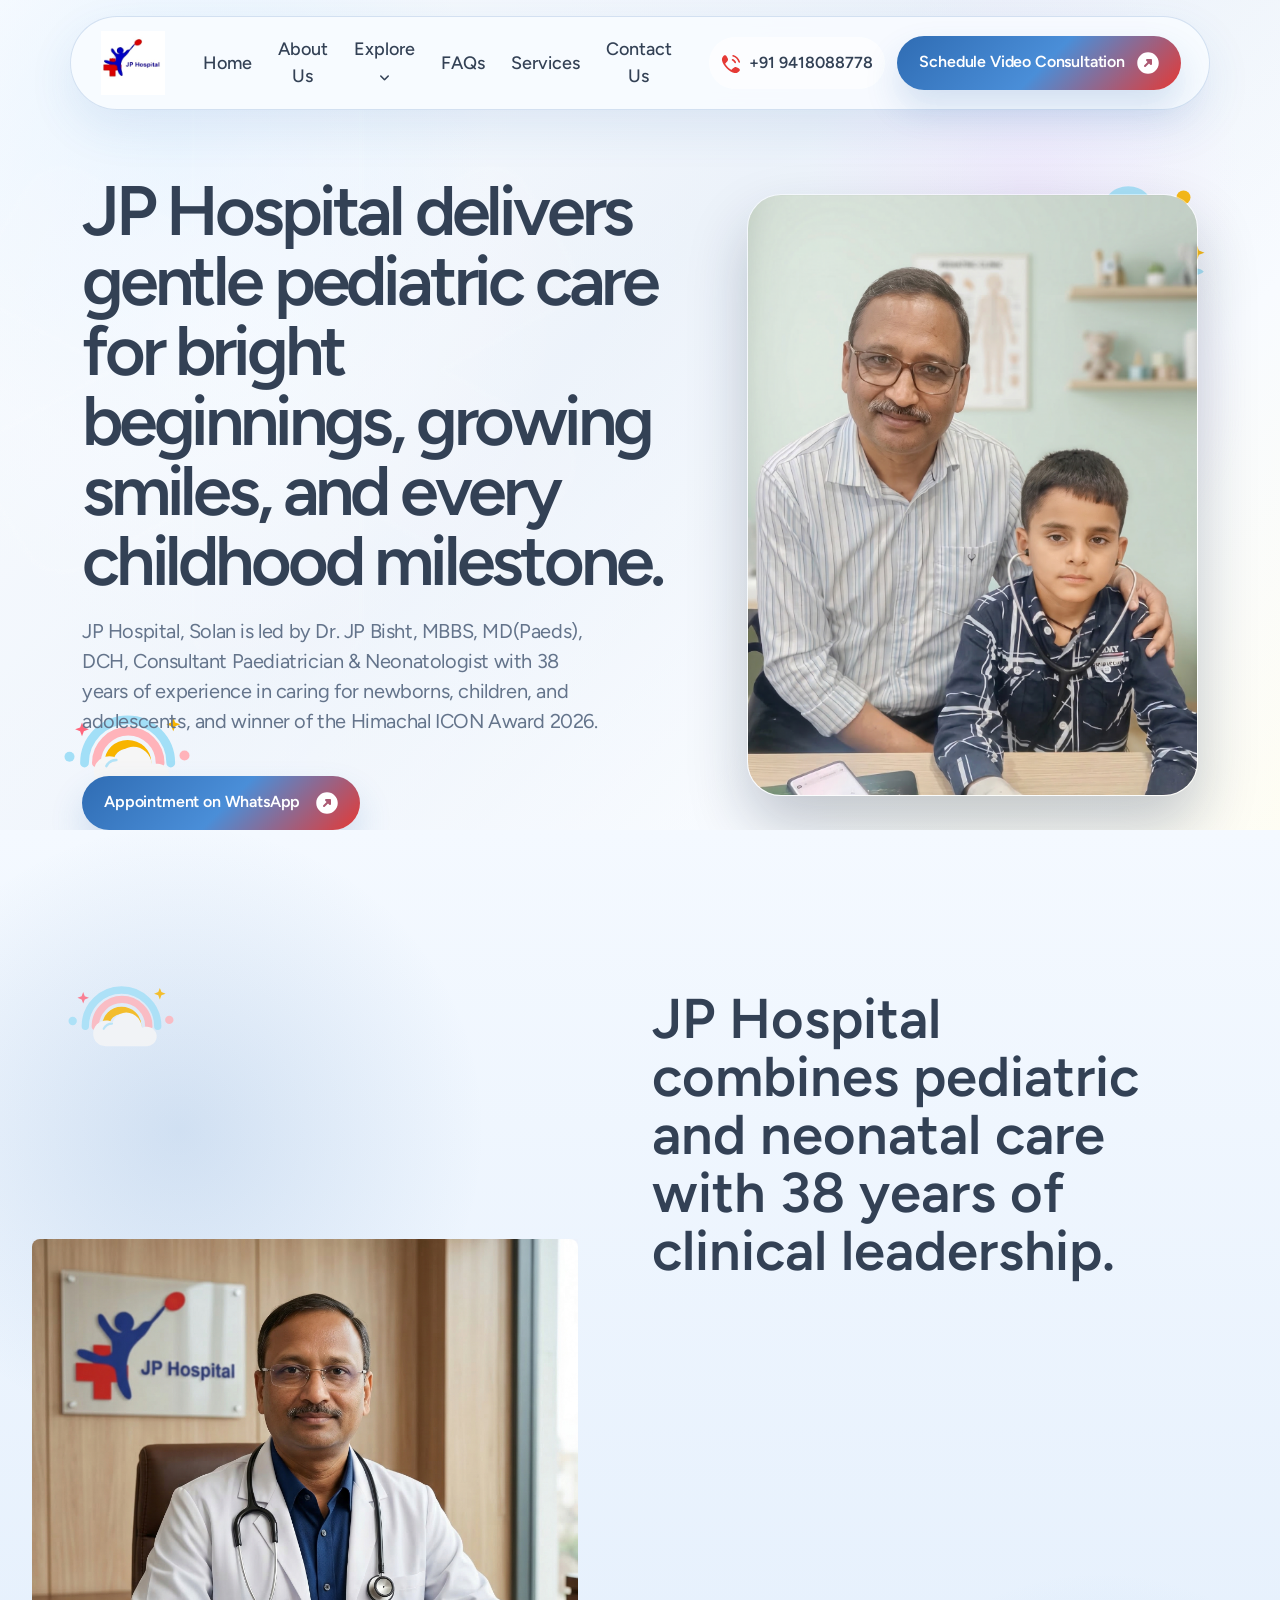
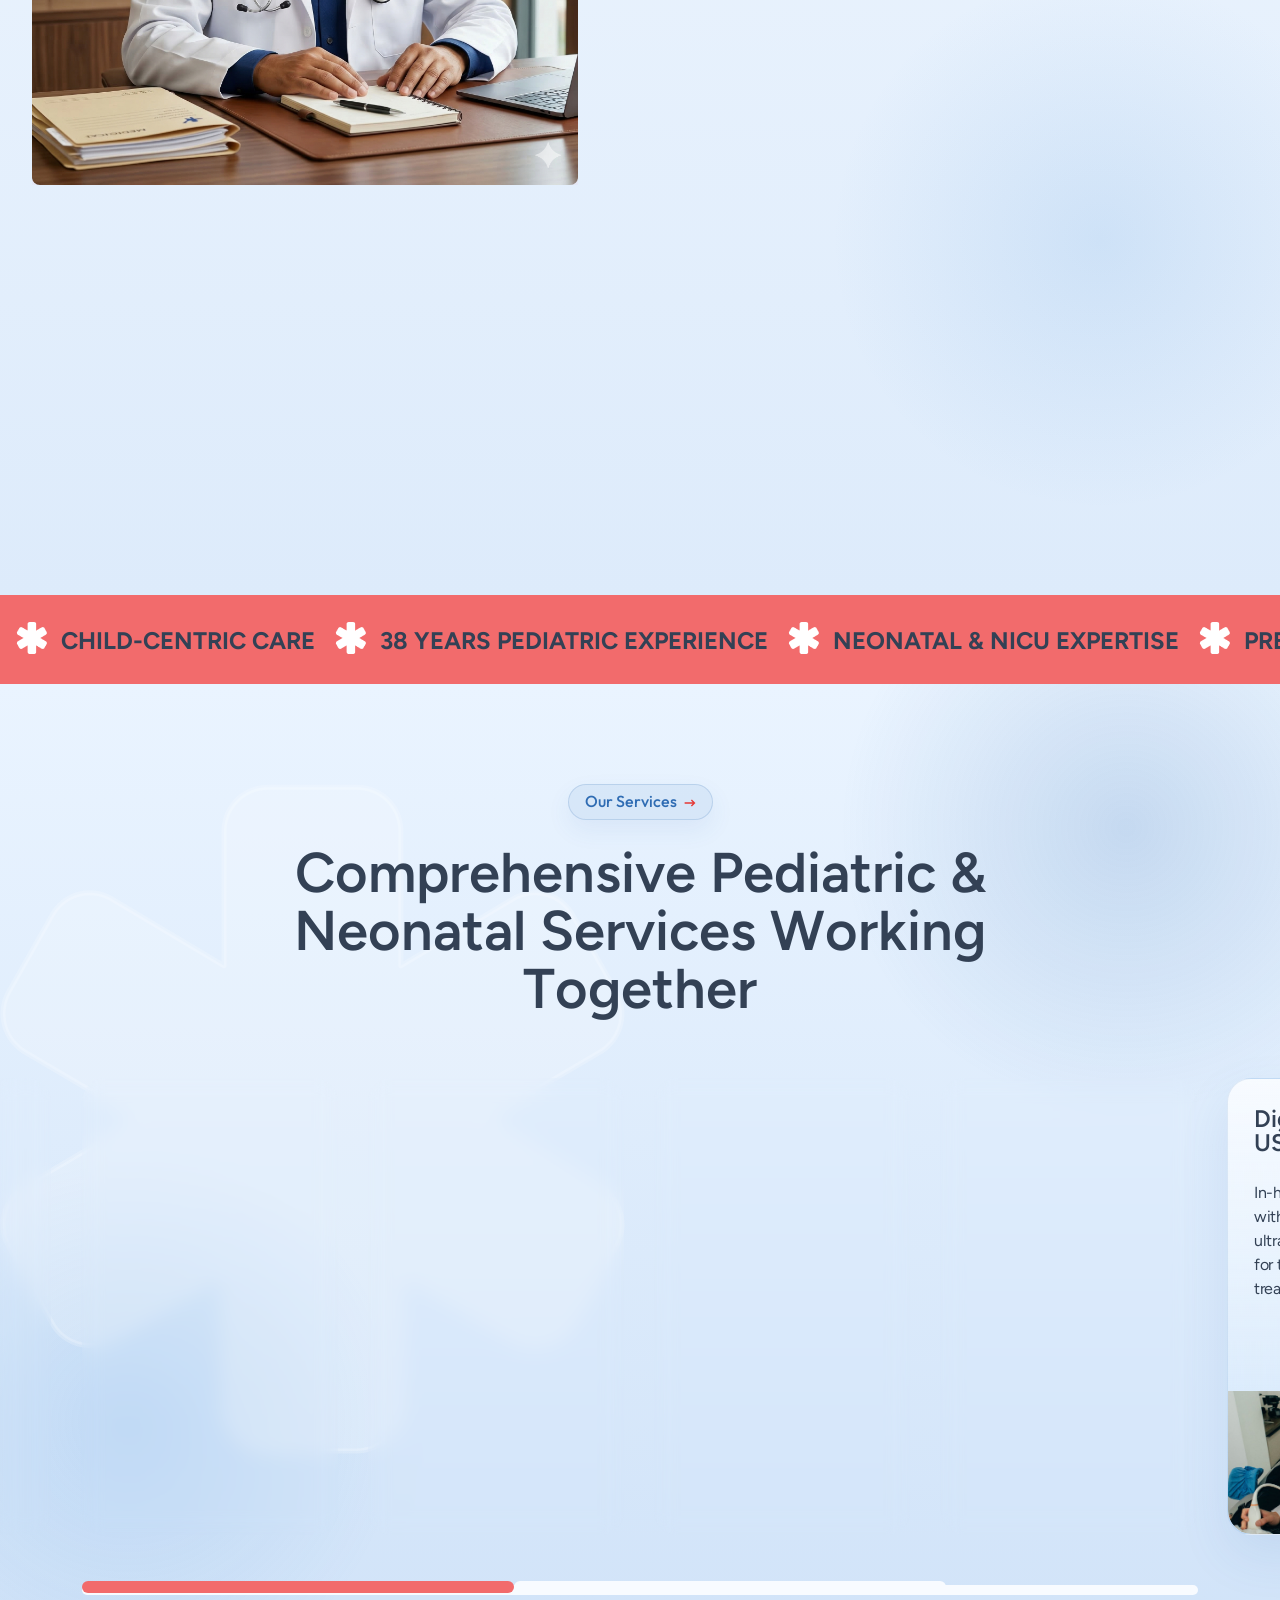
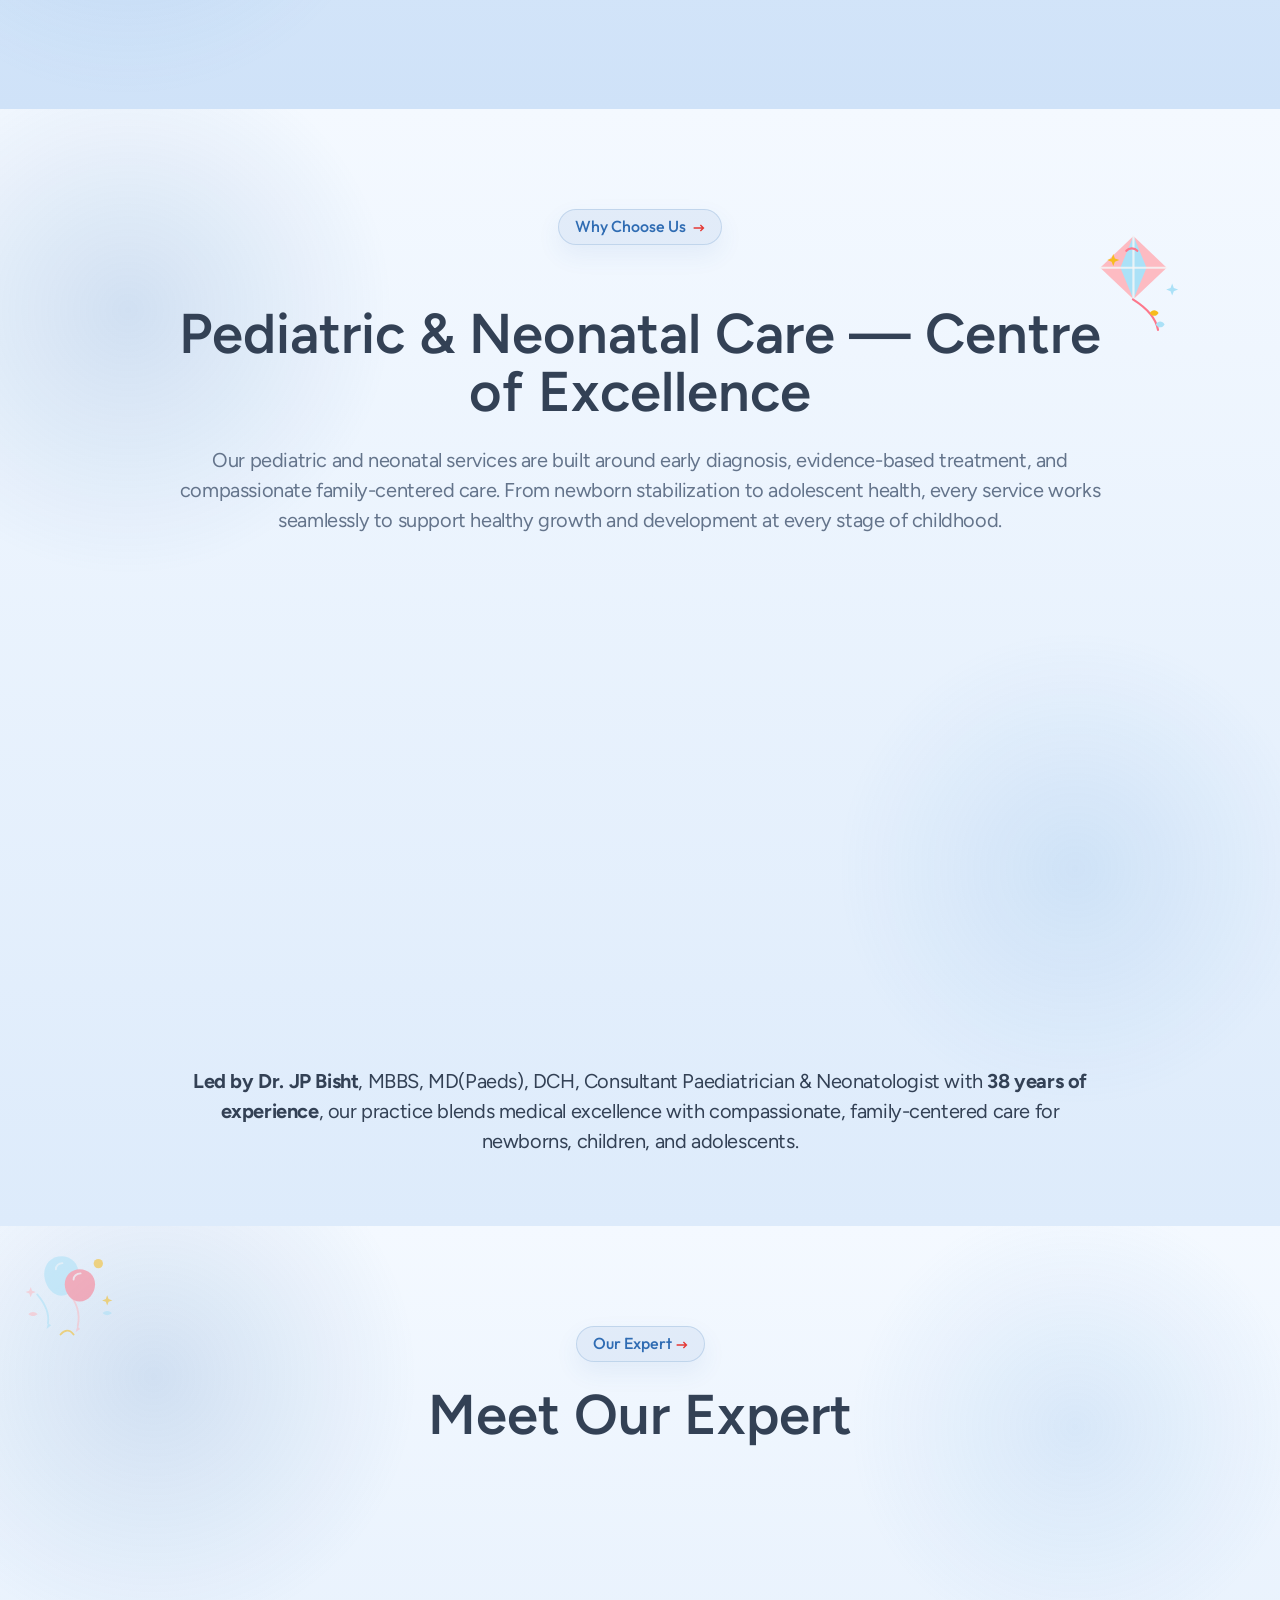
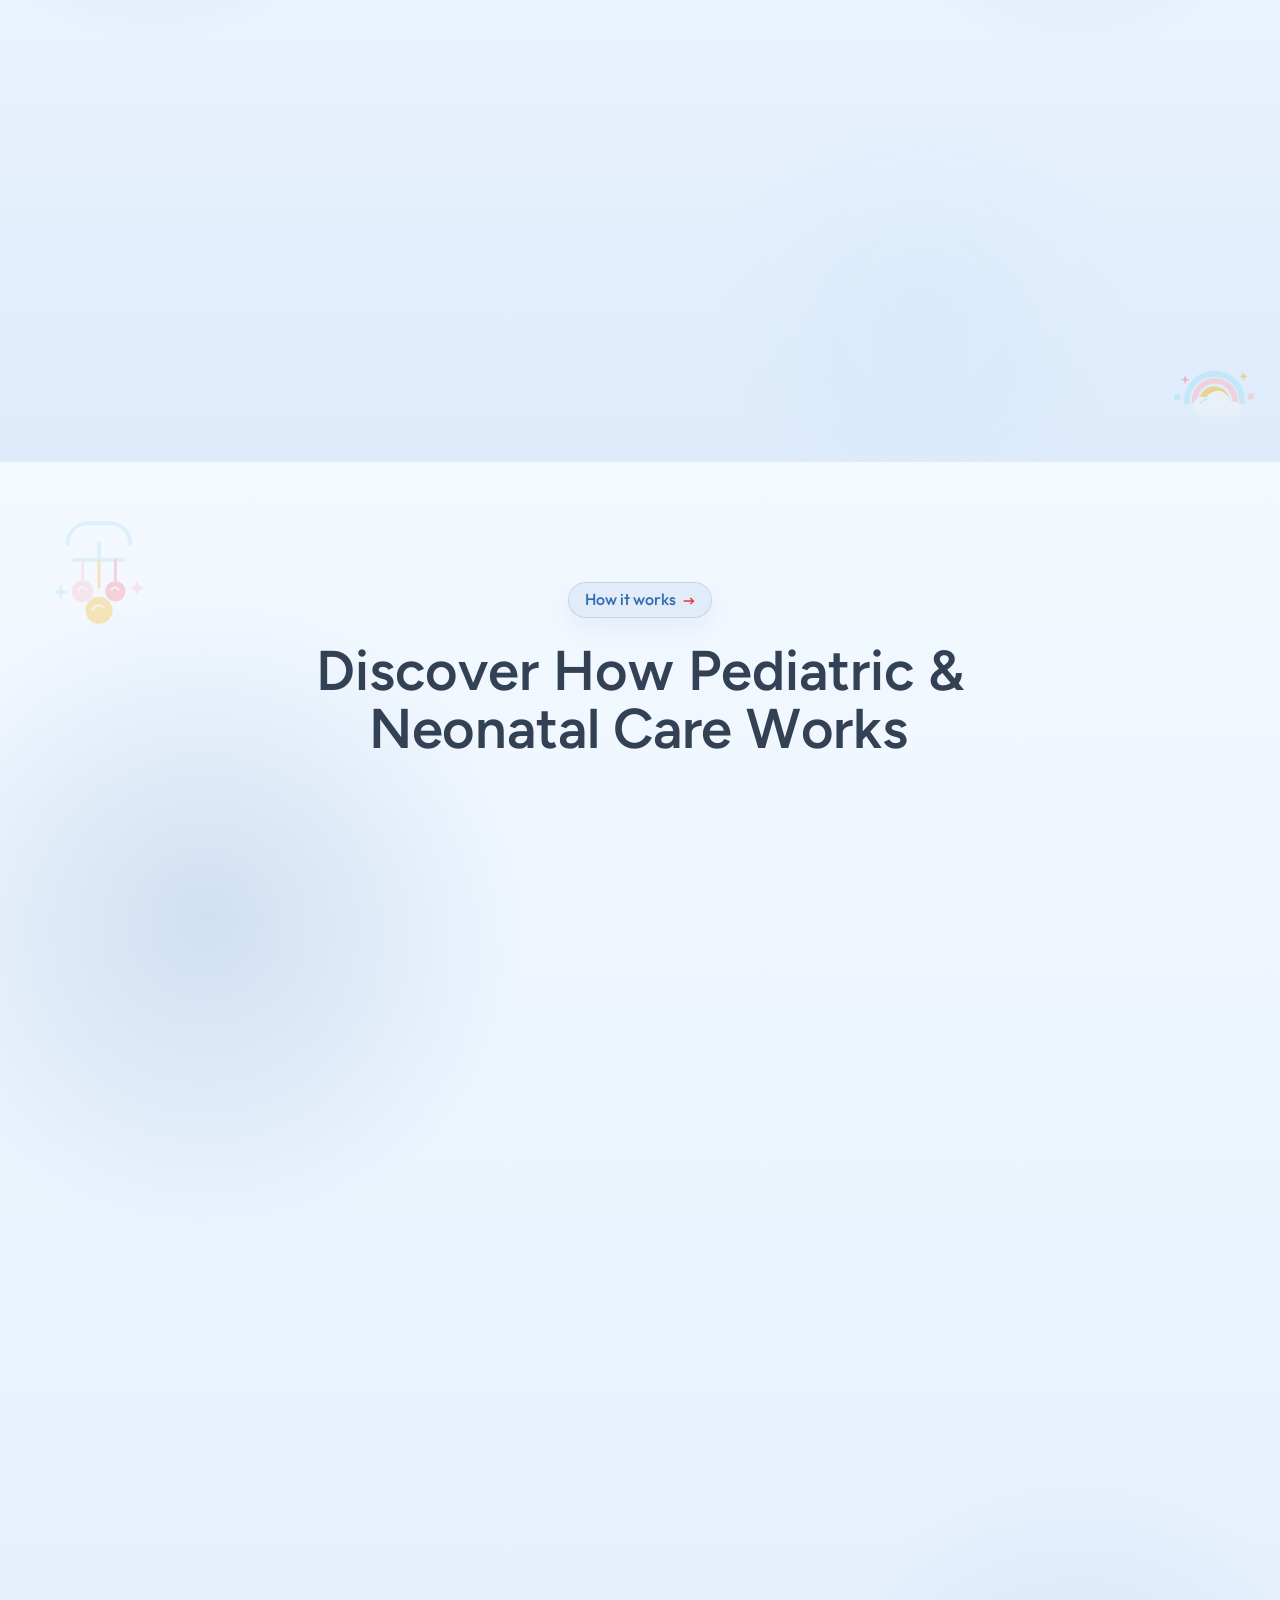
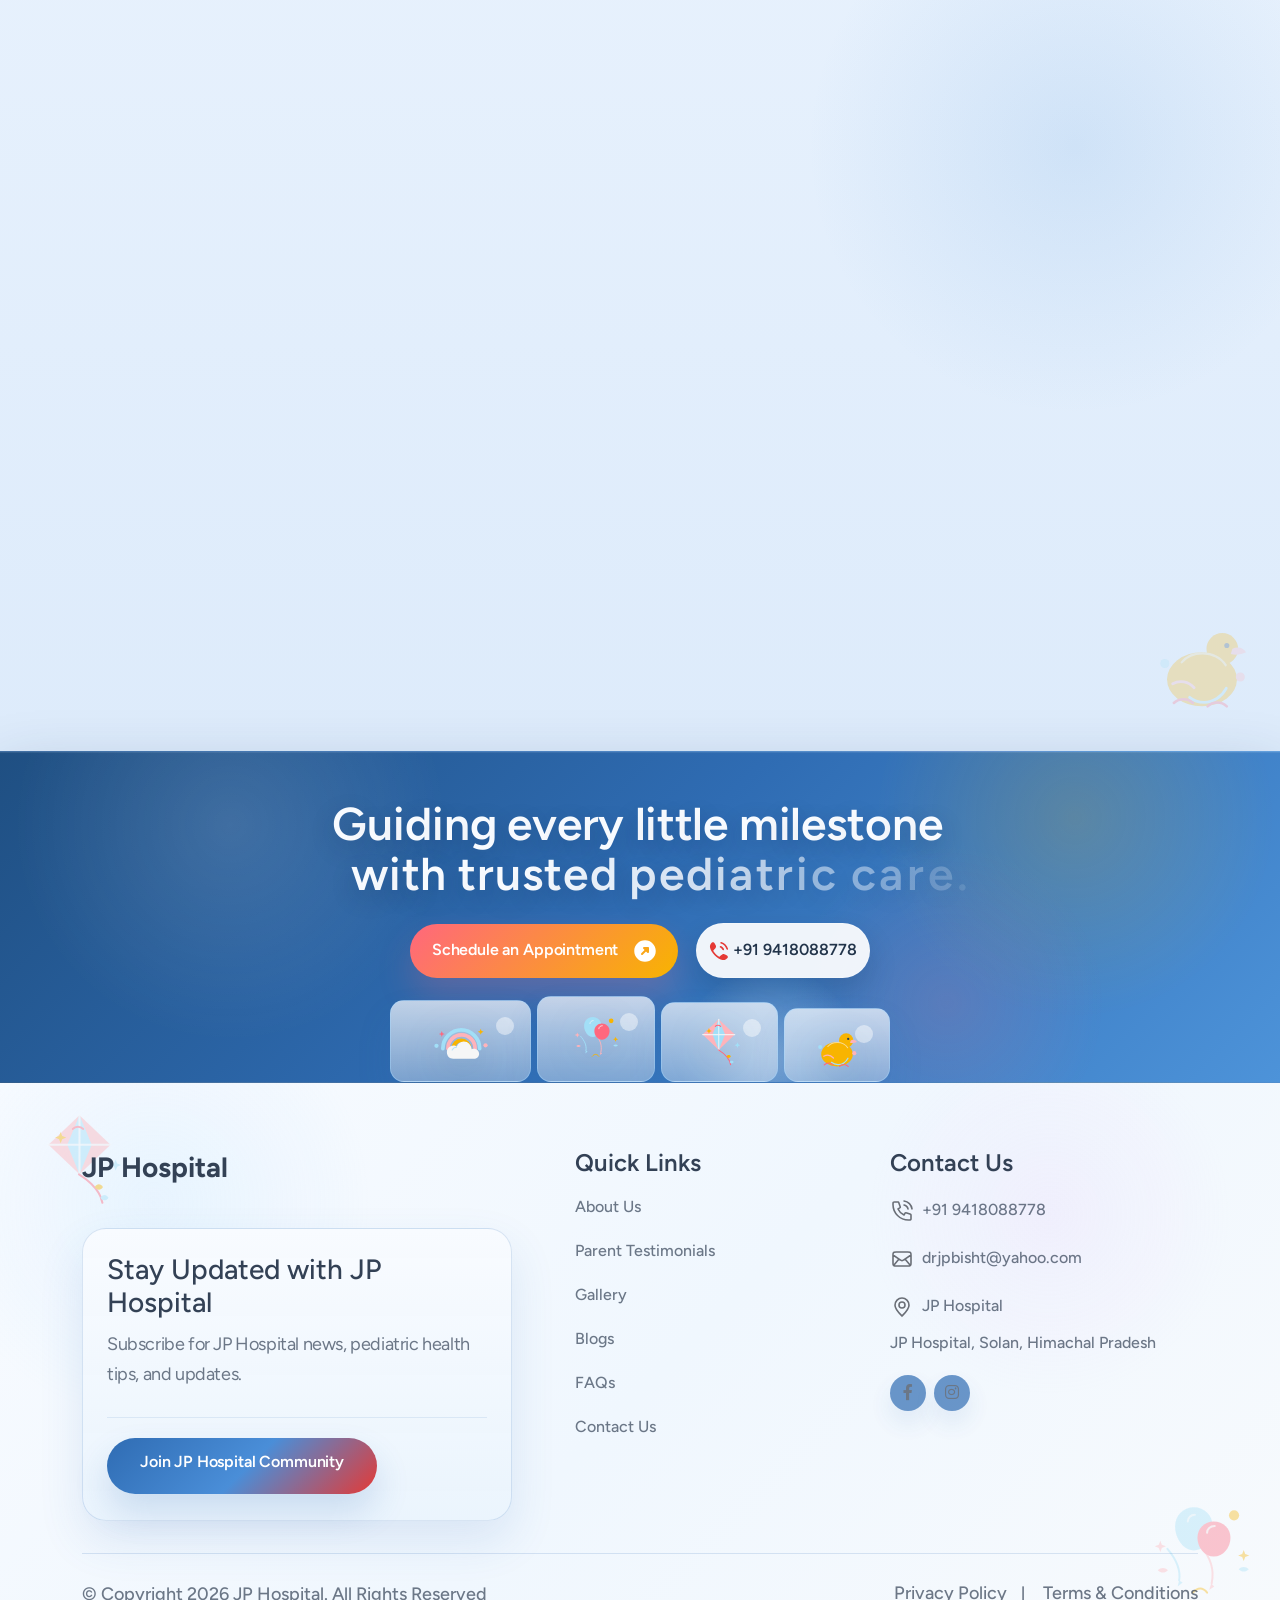
<file: index.html>
<!DOCTYPE html>
<html lang="en">
<head>
     <meta charset="UTF-8">
     <meta name="viewport" content="width=device-width, initial-scale=1.0">
     <title>JP Hospital</title>

     <!--=====FAB ICON=======-->
    <link rel="shortcut icon" href="assets/img/logo/442677277_466438559161188_4576483210212181879_n.jpg">

    <!--===== CSS LINK =======-->
    <link rel="stylesheet" href="assets/css/plugins/bootstrap.min.css">
    <link rel="stylesheet" href="assets/css/plugins/aos.css">
    <link rel="stylesheet" href="assets/css/plugins/fontawesome.css">
    <link rel="stylesheet" href="assets/css/plugins/magnific-popup.css">
    <link rel="stylesheet" href="assets/css/plugins/owlcarousel.min.css">
    <link rel="stylesheet" href="assets/css/plugins/sidebar.css">
    <link rel="stylesheet" href="assets/css/plugins/slick-slider.css">
    <link rel="stylesheet" href="assets/css/plugins/nice-select.css">
    <link rel="stylesheet" href="assets/css/plugins/swiper-bundle.css">
    <link rel="stylesheet" href="assets/css/main.css">

    <!--=====  JS SCRIPT LINK =======-->
    <script src="assets/js/plugins/jquery-3-7-1.min.js"></script>

</head>
<body>

<!--===== PRELOADER STARTS =======-->
<div class="cs_preloader">
  <div class="cs_preloader_in">
    <div class="cs_wave_first">
      <img 
        src="assets/img/logo/442677277_466438559161188_4576483210212181879_n.jpg"
        alt=""
        style="width:100px;height:100px;"
      >

      <p style="text-align:center;font-size:18px;color:#4a585f;margin-top:10px;">
        Loading
        <span style="animation:dot 1.4s infinite; animation-delay:0s;">.</span>
        <span style="animation:dot 1.4s infinite; animation-delay:0.2s;">.</span>
        <span style="animation:dot 1.4s infinite; animation-delay:0.4s;">.</span>
      </p>
    </div>
  </div>
</div>

<style>
@keyframes dot {
  0% { opacity: 0; }
  50% { opacity: 1; }
  100% { opacity: 0; }
}
</style>

<!--===== PRELOADER ENDS =======-->

<!--===== PROGRESS STARTS=======-->
<div class="paginacontainer">
     <div class="progress-wrap">
       <svg class="progress-circle svg-content" width="100%" height="100%" viewBox="-1 -1 102 102">
         <path d="M50,1 a49,49 0 0,1 0,98 a49,49 0 0,1 0,-98"/>
       </svg>
     </div>
   </div>
 <!--===== PROGRESS ENDS=======-->

<!--=====HEADER START=======-->
<header class="homepage4-body">
  <div id="vl-header-sticky" class="vl-header-area vl-transparent-header">
      <div class="container">
          <div class="row align-items-center row-bg1">
              <div class="col-lg-2 col-md-6 col-6">
                  <div class="vl-logo">
                      <a href="index.html"><img src="assets/img/logo/442677277_466438559161188_4576483210212181879_n.jpg" alt="JP Hospital"></a>
                  </div>
              </div>
              <div class="col-lg-5 d-none d-lg-block">
                  <div class="vl-main-menu text-center">
                         <nav class="vl-mobile-menu-active">
<ul>
    <li class="has-dropdown">
        <a href="index.html">Home <span class="arrow-size"></i></span></a>
       
    </li>
    <li class="has-dropdown">
        <a href="about.html">About Us <span class="arrow-size"></i></span></a>
    </li>
    <li class="has-dropdown">
      <a href="#">Explore <span class="arrow-size"><i class="fa-solid fa-angle-down d-lg-inline d-none"></i></span></a>
        <ul class="sub-menu">
            <li><a href="testimonial.html">Testimonials</a></li>
            <li><a href="Gallery.html">Gallery</a></li>
            <li><a href="blogs.html">Blogs</a></li>
        </ul>
    </li>
    <li class="has-dropdown">
        <a href="faq.html">FAQs <span class="arrow-size"></i></span></a>
    </li>
    <li class="has-dropdown">
        <a href="services.html">Services <span class="arrow-size"></i></span></a>
    </li>
    <li class="has-dropdown">
        <a href="contact.html">Contact Us <span class="arrow-size"></i></span></a>
    </li>
</ul>
                      </nav>
                  </div>
              </div>
              <div class="col-lg-5 col-md-6 col-6">
                <div class="vl-hero-btn d-none d-lg-block text-end">
                  <div class="btn-area1">
                    <a href="tel:+919418088778" class="phone"><svg xmlns="http://www.w3.org/2000/svg" width="20" height="20" viewBox="0 0 20 20" fill="none">
                        <g clip-path="url(#clip0_5825_4343)">
<path d="M4.32688 1.17598C4.79912 1.27359 5.1752 1.59087 5.40887 2.01006L6.15321 3.34544C6.42738 3.83727 6.65811 4.25117 6.80878 4.61098C6.96862 4.99266 7.06355 5.36904 7.02016 5.78518C6.97676 6.20131 6.80622 6.55001 6.57107 6.8905C6.3494 7.21148 6.03823 7.56888 5.66848 7.99356L4.57431 9.25038C4.37824 9.47563 4.2802 9.58821 4.27124 9.72896C4.26228 9.86971 4.34263 9.98996 4.50333 10.2304C5.87299 12.2796 7.71894 14.1262 9.76983 15.497C10.0103 15.6577 10.1305 15.738 10.2712 15.7291C10.412 15.7201 10.5247 15.6221 10.7498 15.426L12.0067 14.3318C12.4314 13.962 12.7888 13.6509 13.1098 13.4292C13.4502 13.194 13.799 13.0235 14.2151 12.9801C14.6312 12.9367 15.0077 13.0317 15.3893 13.1915C15.7491 13.3422 16.163 13.5729 16.6547 13.847L17.9902 14.5915C18.4094 14.8251 18.7267 15.2012 18.8243 15.6734C18.9229 16.1505 18.7775 16.6302 18.4562 17.0244C17.2904 18.4547 15.4227 19.3654 13.4633 18.9701C12.259 18.7272 11.0707 18.3225 9.63342 17.4982C6.74558 15.842 4.15636 13.2514 2.50212 10.367C1.67786 8.92963 1.2731 7.74134 1.03015 6.53696C0.634898 4.5776 1.54559 2.70987 2.9759 1.54412C3.37009 1.22284 3.84971 1.07736 4.32688 1.17598Z" fill="#F26B6C"/>
<path fill-rule="evenodd" clip-rule="evenodd" d="M11.3062 1.54C11.4337 1.0978 11.8957 0.842779 12.3379 0.970388C15.5607 1.90041 18.099 4.43862 19.0292 7.66132C19.1567 8.1035 18.9017 8.56545 18.4596 8.69304C18.0174 8.8207 17.5554 8.5657 17.4278 8.1235C16.6565 5.45101 14.5483 3.34295 11.8757 2.57171C11.4336 2.4441 11.1786 1.98219 11.3062 1.54ZM10.7947 5.47187C10.9747 5.04825 11.4639 4.85066 11.8876 5.03055C13.2723 5.6186 14.381 6.72725 14.969 8.11199C15.1489 8.53562 14.9513 9.02487 14.5277 9.20479C14.1041 9.38462 13.6148 9.18704 13.4349 8.76345C13.0157 7.77614 12.2234 6.9839 11.2361 6.56463C10.8125 6.38474 10.6149 5.8955 10.7947 5.47187Z" fill="#F26B6C"/>
                        </g>
                        <defs>
<clipPath id="clip0_5825_4343">
  <rect width="20" height="20" fill="white"/>
</clipPath>
                        </defs>
                      </svg> +91 9418088778</a>
                    <a href="https://drjpbisht.exlyapp.com/a8c4b282-6f3e-43cb-b506-ca9ee52e7de0" class="vl-btn4">Schedule Video Consultation<span><svg xmlns="http://www.w3.org/2000/svg" width="22" height="22" viewBox="0 0 22 22" fill="none">
                        <path fill-rule="evenodd" clip-rule="evenodd" d="M11 0.25C5.06294 0.25 0.25 5.06294 0.25 11C0.25 16.9371 5.06294 21.75 11 21.75C16.9371 21.75 21.75 16.9371 21.75 11C21.75 5.06294 16.9371 0.25 11 0.25ZM10 7C9.5955 7 9.2309 7.24364 9.0761 7.61732C8.92134 7.99099 9.0069 8.42111 9.2929 8.70711L10.5858 10L7.29289 13.2929C6.90237 13.6834 6.90237 14.3166 7.29289 14.7071C7.68342 15.0976 8.31658 15.0976 8.70711 14.7071L12 11.4142L13.2929 12.7071C13.5789 12.9931 14.009 13.0787 14.3827 12.9239C14.7564 12.7691 15 12.4045 15 12V8C15 7.44772 14.5523 7 14 7H10Z" fill="white"/>
                      </svg></span></a>
                </div>
                </div>
                <div class="vl-header-action-item d-block d-lg-none">
                  <button type="button" class="vl-offcanvas-toggle">
                    <i class="fa-solid fa-bars-staggered"></i>
                  </button>
               </div>
              </div>
          </div>
      </div>
  </div>
</header>
 <!--=====HEADER END =======-->

<!--===== MOBILE HEADER STARTS =======-->
<div class="homepage4-body">
  <div class="vl-offcanvas">
    <div class="vl-offcanvas-wrapper">
        <div class="vl-offcanvas-header d-flex justify-content-between align-items-center mb-90">
            <div class="vl-offcanvas-logo">
              <a href="index.html"><img src="assets/img/logo/442677277_466438559161188_4576483210212181879_n.jpg" alt="JP Hospital"></a>
            </div>
            <div class="vl-offcanvas-close">
               <button class="vl-offcanvas-close-toggle" type="button" aria-label="Close menu"><i class="fa-solid fa-xmark"></i></button>
            </div>
        </div>

        <div class="vl-offcanvas-menu d-lg-none mb-40">
            <nav></nav>
        </div>

        <div class="space20"></div>
        <div class="vl-offcanvas-info">
            <div class="space20"></div>
            <span><a href="mailto:drjpbisht@yahoo.com"> <i class="fa-regular fa-envelope"></i>drjpbisht@yahoo.com</a></span>
            <span><a href="tel:+919418088778"><i class="fa-solid fa-phone"></i>+91 9418088778</a></span>
            <span><a href="https://www.google.com/maps/place/JP+Hospital+Solan/@30.9065845,77.103454,17z/data=!3m1!4b1!4m12!1m5!3m4!2zMzDCsDU0JzIzLjciTiA3N8KwMDYnMzAuMCJF!8m2!3d30.90658!4d77.1083249!3m5!1s0x390f8149589b6593:0x71f9a4d795927ba!8m2!3d30.90658!4d77.1083249!16s%2Fg%2F1q63ck9x6?hl=en-US&entry=ttu&g_ep=EgoyMDI2MDMxOC4xIKXMDSoASAFQAw%3D%3D"><i class="fa-solid fa-location-dot"></i> 
              JP Hospital
              <br>
              JP Hospital, Solan, Himachal Pradesh
            </a></span>
        </div>
        <div class="space20"></div>
        <div class="vl-offcanvas-social">
            <h3 class="vl-offcanvas-sm-title">Follow Us</h3>
            <div class="space20"></div>
            <a href="https://www.facebook.com/jphospitalsolan/"><i class="fab fa-facebook-f"></i></a>
            <a href="https://www.instagram.com/jp_hospital_solan/"><i class="fab fa-instagram"></i></a>
         </div>
    </div>
</div>
<div class="vl-offcanvas-overlay"></div>
</div>
<!--===== MOBILE HEADER ENDS =======-->

<!--===== HERO AREA STARTS =======-->
<div class="hero4-section-area" style="background-image: linear-gradient(90deg, rgba(14, 45, 74, 0.88) 0%, rgba(14, 45, 74, 0.58) 48%, rgba(14, 45, 74, 0.24) 100%), url(assets/img/refresh/bg/hero-family-consultation.jpg); background-position: center; background-repeat: no-repeat; background-size: cover;">
    <div class="container">
        <div class="row align-items-center">
            <div class="col-lg-7">
                <div class="hero-header heading4">
                    <img src="assets/img/elements/elements12.png" alt="" class="elements12 keyframe5">
                    <div class="space16"></div>
                    <h1 class="text-anime-style-3" style="max-width: 200%; padding-right: 5%;">
                        JP Hospital delivers gentle pediatric care for bright beginnings, growing smiles, and every childhood milestone.
                    </h1>
                    <div class="space20"></div>
                    <p data-aos="fade-left" data-aos-duration="900" style="max-width: 85%;">
                        JP Hospital, Solan is led by Dr. JP Bisht, MBBS, MD(Paeds), DCH, Consultant
                        Paediatrician & Neonatologist with 38 years of experience in caring for newborns,
                        children, and adolescents, and winner of the Himachal ICON Award 2026.
                    </p>
                    <div class="space40"></div>
                    <div class="btn-area1"
                      data-aos="fade-left"
                      data-aos-duration="1000"
                      style="display:flex; gap:20px; flex-wrap:wrap;">

                    <a href="https://api.whatsapp.com/send/?phone=%2B919418088778&text=Hello%21+I+would+like+to+book+an+appointment.&type=phone_number&app_absent=0"
                        target="_blank"
                        rel="noopener"
                        class="vl-btn4">
                        Appointment on WhatsApp
                        <span>
                          <svg xmlns="http://www.w3.org/2000/svg" width="22" height="22" viewBox="0 0 22 22" fill="none">
                            <path fill-rule="evenodd" clip-rule="evenodd"
                              d="M11 0.25C5.06294 0.25 0.25 5.06294 0.25 11C0.25 16.9371 5.06294 21.75 11 21.75C16.9371 21.75 21.75 16.9371 21.75 11C21.75 5.06294 16.9371 0.25 11 0.25ZM10 7C9.5955 7 9.2309 7.24364 9.0761 7.61732C8.92134 7.99099 9.0069 8.42111 9.2929 8.70711L10.5858 10L7.29289 13.2929C6.90237 13.6834 6.90237 14.3166 7.29289 14.7071C7.68342 15.0976 8.31658 15.0976 8.70711 14.7071L12 11.4142L13.2929 12.7071C13.5789 12.9931 14.009 13.0787 14.3827 12.9239C14.7564 12.7691 15 12.4045 15 12V8C15 7.44772 14.5523 7 14 7H10Z"
                              fill="white"/>
                          </svg>
                        </span>
                    </a>

                  </div>
                </div>
            </div>
            <div class="col-lg-5">
                <div class="hero4-images-area hero-single-visual" data-aos="fade-up" data-aos-duration="1000">
                    <div class="hero-single-frame">
                        <img src="assets/img/all-images/works/Screenshot 2026-03-20 at 5.42.52 AM.png" alt="JP Hospital pediatric consultation">
                    </div>
                </div>
            </div>
        </div>
    </div>
</div>
<!--===== HERO AREA ENDS =======-->

<!--===== ABOUT AREA STARTS =======-->
<div class="about4-section-area sp1">
  <div class="container">
    <div class="row align-items-center">
      <div class="col-lg-6">
        <div class="about-images-area">
          <div class="img1 image-anime reveal">
            <img src="assets/img/all-images/team/Gemini_Generated_Image_ppekxfppekxfppek.png" alt="Dr. JP Bisht">
          </div>
          <div class="img2">
            <img src="assets/img/elements/elements18.png" alt="" class="elements18 keyframe5">
          </div>
        </div>
      </div>

      <div class="col-lg-6">
        <div class="about4-heading heading4">
          <h5 class="vl-section-subtitle" data-aos="fade-left" data-aos-duration="800">
            About JP Hospital
            <svg xmlns="http://www.w3.org/2000/svg" width="13" height="8" viewBox="0 0 13 8" fill="none">
              <path d="M0.667969 4.00033H11.049M8.00137 7.33366L11.3346 4.00033L8.0013 0.666992"
                    stroke="#F26B6C" stroke-width="1.5"/>
            </svg>
          </h5>

          <div class="space24"></div>

          <h2 class="vl-section-title text-anime-style-3">
            JP Hospital combines pediatric and neonatal care with 38 years of clinical leadership.
          </h2>

          <div class="space24"></div>

<p data-aos="fade-left" data-aos-duration="900">
  JP Hospital, Solan is a pediatric and neonatal care center led by Dr. JP Bisht,
  MBBS, MD(Paeds), DCH, Consultant Paediatrician & Neonatologist with 38 years of
  experience. He is the winner of the Himachal ICON Award 2026 and has served as
  Senior Consultant Paediatrician & Neonatologist in HP Health Services for 23 years
  and at JP Hospital for the last 15 years.
  <br><br>
  The hospital provides care for newborns, children, and adolescents with a
  compassionate, family-centered approach supported by NICU Level 2, PICU, HDU,
  Modular OT, OPD, EEG, USG, ECG, Digital X-Ray, Laboratory, Pharmacy, and
  vaccination services for children and adults.
</p>


          <div class="row">
            <div class="col-lg-6">
              <div class="counter-boxarea" data-aos="fade-left" data-aos-duration="1000">
                <h2><span class="counter">38</span>+</h2>
                <div class="space16"></div>
                <p>Years of clinical experience</p>
              </div>
            </div>

            <div class="col-lg-6">
              <div class="counter-boxarea" data-aos="fade-left" data-aos-duration="1100">
                <h2><span class="counter">23</span></h2>
                <div class="space16"></div>
                <p>Years in HP Health Services</p>
              </div>
            </div>

            <div class="col-lg-6">
              <div class="counter-boxarea" data-aos="fade-left" data-aos-duration="1200">
                <h2><span class="counter">15</span></h2>
                <div class="space16"></div>
                <p>Years at JP Hospital Solan</p>
              </div>
            </div>

            <div class="col-lg-6">
              <div class="counter-boxarea" data-aos="fade-left" data-aos-duration="1000">
                <h2><span class="counter">2026</span></h2>
                <div class="space16"></div>
                <p>Himachal ICON Award winner</p>
              </div>
            </div>
          </div>

        </div>
      </div>
    </div>
  </div>
</div>
<!--===== ABOUT AREA ENDS =======-->
<div class="slider4-section-area">
  <div class="marquee-wrap">
    <div class="marquee-text">

      <div class="brand-single-box">
        <h3><img src="assets/img/elements/elements1.png" alt=""> Child-Centric Care</h3>
      </div>

      <div class="brand-single-box">
        <h3><img src="assets/img/elements/elements1.png" alt=""> 38 Years Pediatric Experience</h3>
      </div>

      <div class="brand-single-box">
        <h3><img src="assets/img/elements/elements1.png" alt=""> Neonatal & NICU Expertise</h3>
      </div>

      <div class="brand-single-box">
        <h3><img src="assets/img/elements/elements1.png" alt=""> Preventive Pediatrics</h3>
      </div>

      <div class="brand-single-box">
        <h3><img src="assets/img/elements/elements1.png" alt=""> Family-Centered Approach</h3>
      </div>

      <div class="brand-single-box">
        <h3><img src="assets/img/elements/elements1.png" alt=""> Child-Centric Care</h3>
      </div>

      <div class="brand-single-box">
        <h3><img src="assets/img/elements/elements1.png" alt=""> Trusted by Parents</h3>
      </div>

      <div class="brand-single-box">
        <h3><img src="assets/img/elements/elements1.png" alt=""> Developmental Pediatrics</h3>
      </div>

      <div class="brand-single-box">
        <h3><img src="assets/img/elements/elements1.png" alt=""> Preventive Pediatrics</h3>
      </div>

      <div class="brand-single-box">
        <h3><img src="assets/img/elements/elements1.png" alt=""> Compassionate Care</h3>
      </div>

      <div class="brand-single-box">
        <h3><img src="assets/img/elements/elements1.png" alt=""> Child-Centric Care</h3>
      </div>

      <div class="brand-single-box">
        <h3><img src="assets/img/elements/elements1.png" alt=""> Neonatal Stabilization</h3>
      </div>

      <div class="brand-single-box">
        <h3><img src="assets/img/elements/elements1.png" alt=""> Evidence-Based Treatment</h3>
      </div>

      <div class="brand-single-box">
        <h3><img src="assets/img/elements/elements1.png" alt=""> Preventive Pediatrics</h3>
      </div>

      <div class="brand-single-box">
        <h3><img src="assets/img/elements/elements1.png" alt=""> Parent Education & Guidance</h3>
      </div>

    </div>
  </div>
</div>
<!--===== SERVICE AREA STARTS =======-->
<div class="service4-section-area sp1">
  <img src="assets/img/elements/elements12.png" alt="" class="elements12 keyframe5">
  <div class="container">
    <div class="row">
      <div class="col-lg-8 m-auto">
        <div class="heading4 text-center space-margin60">
          <h5 class="vl-section-subtitle">
            Our Services
            <svg xmlns="http://www.w3.org/2000/svg" width="13" height="8" viewBox="0 0 13 8" fill="none">
              <path d="M0.667969 4.00033H11.049M8.00137 7.33366L11.3346 4.00033L8.0013 0.666992"
                    stroke="#F26B6C" stroke-width="1.5"/>
            </svg>
          </h5>
          <div class="space24"></div>
          <h2 class="vl-section-title text-anime-style-3">
            Comprehensive Pediatric & Neonatal Services Working Together
          </h2>
        </div>
      </div>
    </div>

    <div class="row">
      <div class="col-lg-12">
        <div class="service4-slider-area owl-carousel">

          <div class="service4-boxarea">
            <div class="content-area">
              <a class="title">NICU Level 2</a>
              <div class="space16"></div>
              <p>
                Advanced care for premature and high-risk newborns including stabilization,
                monitoring, and respiratory support under expert neonatology supervision.
              </p>
              <div class="space24"></div>
            </div>
            <div class="img1 image-anime">
              <img src="assets/img/refresh/works/nicu-newborn-care.jpg" alt="">
            </div>
          </div>

          <div class="service4-boxarea">
            <div class="content-area">
              <a class="title">PICU</a>
              <div class="space16"></div>
              <p>
                Specialized intensive care for critically ill children with round-the-clock
                monitoring and multidisciplinary pediatric support.
              </p>
              <div class="space24"></div>
            </div>
            <div class="img1 image-anime">
              <img src="assets/img/refresh/works/picu-hospital-bed.jpg" alt="">
            </div>
          </div>

          <div class="service4-boxarea">
            <div class="content-area">
              <a class="title">HDU</a>
              <div class="space16"></div>
              <p>
                Comfortable, child-friendly inpatient facilities supported by trained pediatric
                nurses and family-centered care practices.
              </p>
              <div class="space24"></div>
            </div>
            <div class="img1 image-anime">
              <img src="assets/img/refresh/works/hdu-supportive-care.jpg" alt="">
            </div>
          </div>

          <div class="service4-boxarea">
            <div class="content-area">
              <a class="title">Pharmacy</a>
              <div class="space16"></div>
              <p>
                In-house pharmacy stocked with child-safe medications, neonatal formulations,
                vaccines, and emergency pediatric drugs.
              </p>
              <div class="space24"></div>
            </div>
            <div class="img1 image-anime">
              <img src="assets/img/refresh/works/pharmacy-medications.jpg" alt="">
            </div>
          </div>

          <div class="service4-boxarea">
            <div class="content-area">
              <a class="title">Laboratory</a>
              <div class="space16"></div>
              <p>
                Accurate and timely diagnostic services including neonatal screening,
                infection markers, metabolic tests, and routine pediatric investigations.
              </p>
              <div class="space24"></div>
            </div>
            <div class="img1 image-anime">
              <img src="assets/img/refresh/works/laboratory-samples.jpg" alt="">
            </div>
          </div>

          <div class="service4-boxarea">
            <div class="content-area">
              <a class="title">Digital X-Ray, USG, ECG & EEG</a>
              <div class="space16"></div>
              <p>
                In-house diagnostic support with digital X-Ray, ultrasound, ECG, and EEG
                for timely evaluation and treatment planning.
              </p>
              <div class="space24"></div>
            </div>
            <div class="img1 image-anime">
              <img src="assets/img/refresh/works/diagnostic-ultrasound.jpg" alt="">
            </div>
          </div>

          <div class="service4-boxarea">
            <div class="content-area">
              <a class="title">OPD</a>
              <div class="space16"></div>
              <p>
                Dedicated outpatient consultations for newborns, children, and adolescents,
                covering routine visits, follow-up care, and illness assessment.
              </p>
              <div class="space24"></div>
            </div>
            <div class="img1 image-anime">
              <img src="assets/img/refresh/works/opd-consultation.jpg" alt="">
            </div>
          </div>

          <div class="service4-boxarea">
            <div class="content-area">
              <a class="title">Vaccination for Children & Adults</a>
              <div class="space16"></div>
              <p>
                Vaccination services for children and adults following age-appropriate
                schedules, preventive care guidance, and follow-up support.
              </p>
              <div class="space24"></div>
            </div>
            <div class="img1 image-anime">
              <img src="assets/img/refresh/works/child-vaccination.jpg" alt="">
            </div>
          </div>

        </div>
      </div>
    </div>
  </div>
</div>
<!--===== SERVICE AREA ENDS =======-->

<!--===== SERVICE AREA STARTS =======-->
<div class="service-benefites-section-area sp2">
  <div class="container">

    <!-- Why Choose Us Heading -->
    <div class="row">
      <div class="col-lg-6 m-auto">
        <div class="heading4 text-center space-margin60">
          <h5 class="vl-section-subtitle">
            Why Choose Us
            <svg xmlns="http://www.w3.org/2000/svg" width="13" height="8" viewBox="0 0 13 8" fill="none">
              <path d="M0.667969 4.00033H11.049M8.00137 7.33366L11.3346 4.00033L8.0013 0.666992"
                stroke="#F26B6C" stroke-width="1.5" />
            </svg>
          </h5>
        </div>
      </div>
    </div>

    <!-- Centre of Excellence Intro -->
    <div class="row">
      <div class="col-lg-10 m-auto">
        <div class="heading4 text-center space-margin60">
          <h2 class="vl-section-title text-anime-style-3">
            Pediatric & Neonatal Care — Centre of Excellence
          </h2>
          <div class="space24"></div>
          <p>
            Our pediatric and neonatal services are built around early diagnosis,
            evidence-based treatment, and compassionate family-centered care.
            From newborn stabilization to adolescent health, every service works
            seamlessly to support healthy growth and development at every stage of childhood.
          </p>
        </div>
      </div>
    </div>

    <!-- Services -->
    <div class="row">
      <div class="col-lg-12">
        <div class="benefites-box">
          <div class="row">

            <!-- Neonatal Care -->
            <div class="col-lg-6 col-md-6" data-aos="fade-up" data-aos-duration="900">
              <div class="benefites-widget-boxarea">
                <div class="icons">
                  <svg class="service-icon" viewBox="0 0 48 48" aria-hidden="true" focusable="false">
                    <rect x="8" y="10" width="32" height="22" rx="9" fill="#EAF8FE" stroke="#FFB3BA" stroke-width="1.8"/>
                    <path d="M24 16V27" stroke="#FF677D" stroke-width="3.2" stroke-linecap="round"/>
                    <path d="M18.5 21.5H29.5" stroke="#FF677D" stroke-width="3.2" stroke-linecap="round"/>
                    <path d="M16 37H32" stroke="#A2DFF7" stroke-width="3" stroke-linecap="round"/>
                    <path d="M21 32.5V37" stroke="#F8B400" stroke-width="3" stroke-linecap="round"/>
                    <path d="M27 32.5V37" stroke="#F8B400" stroke-width="3" stroke-linecap="round"/>
                    <circle cx="15" cy="15" r="2.4" fill="#F8B400"/>
                  </svg>
                </div>
                <div class="content-area">
                  <a class="title">Modular OT</a>
                  <div class="space16"></div>
                  <p>
                    Modern modular operation theatre support for safe pediatric and neonatal
                    procedures with hospital-based backup care.
                  </p>
                </div>
              </div>
            </div>

            <!-- NICU / High-Risk Care -->
            <div class="col-lg-6 col-md-6" data-aos="fade-up" data-aos-duration="1000">
              <div class="benefites-widget-boxarea">
                <div class="icons">
                  <svg class="service-icon" viewBox="0 0 48 48" aria-hidden="true" focusable="false">
                    <rect x="8" y="10" width="32" height="24" rx="8" fill="#FFF3F5" stroke="#FFB3BA" stroke-width="1.8"/>
                    <path d="M15 39H33" stroke="#A2DFF7" stroke-width="3" stroke-linecap="round"/>
                    <path d="M24 34V39" stroke="#A2DFF7" stroke-width="3" stroke-linecap="round"/>
                    <path d="M14 25H18L21 19L24 27L27 22L30 25H34" fill="none" stroke="#FF677D" stroke-width="2.8" stroke-linecap="round" stroke-linejoin="round"/>
                    <circle cx="33" cy="15" r="3" fill="#F8B400"/>
                  </svg>
                </div>
                <div class="content-area">
                  <a class="title">EEG, ECG, USG & Digital X-Ray</a>
                  <div class="space16"></div>
                  <p>
                    Essential diagnostic services available in-house for faster clinical
                    decisions and coordinated treatment.
                  </p>
                </div>
              </div>
            </div>

            <!-- General Pediatrics -->
            <div class="col-lg-6 col-md-6" data-aos="fade-up" data-aos-duration="1100">
              <div class="benefites-widget-boxarea">
                <div class="icons">
                  <svg class="service-icon" viewBox="0 0 48 48" aria-hidden="true" focusable="false">
                    <circle cx="18" cy="17" r="5" fill="#A2DFF7"/>
                    <circle cx="30" cy="19" r="4.2" fill="#FFB3BA"/>
                    <path d="M11 34C12.8 29.6 16.7 27 21 27C25.3 27 29.2 29.6 31 34" fill="none" stroke="#FF677D" stroke-width="3" stroke-linecap="round"/>
                    <path d="M26 33C27.1 30.5 29.3 29 31.8 29C34.4 29 36.7 30.6 38 33" fill="none" stroke="#F8B400" stroke-width="2.6" stroke-linecap="round"/>
                    <path d="M24 9L36 13V20C36 27.2 31.1 31.8 24 34C16.9 31.8 12 27.2 12 20V13L24 9Z" fill="none" stroke="#A2DFF7" stroke-width="1.8" stroke-linejoin="round"/>
                  </svg>
                </div>
                <div class="content-area">
                  <a class="title">Newborns, Children & Adolescents</a>
                  <div class="space16"></div>
                  <p>
                    Diagnosis and treatment of common and complex childhood illnesses,
                    from infancy through adolescence.
                  </p>
                </div>
              </div>
            </div>

            <!-- Preventive Pediatrics -->
            <div class="col-lg-6 col-md-6" data-aos="fade-up" data-aos-duration="1200">
              <div class="benefites-widget-boxarea">
                <div class="icons">
                  <svg class="service-icon" viewBox="0 0 48 48" aria-hidden="true" focusable="false">
                    <path d="M14 31L21 24" stroke="#FF677D" stroke-width="3.2" stroke-linecap="round"/>
                    <path d="M19 14L34 29" stroke="#FF677D" stroke-width="3.2" stroke-linecap="round"/>
                    <rect x="14" y="12" width="10" height="6" rx="3" transform="rotate(-45 14 12)" fill="#A2DFF7"/>
                    <rect x="25" y="23" width="12" height="7" rx="3.5" transform="rotate(-45 25 23)" fill="#FFB3BA"/>
                    <path d="M31 13L33 11" stroke="#F8B400" stroke-width="2.6" stroke-linecap="round"/>
                    <path d="M34.5 16.5L36.5 14.5" stroke="#F8B400" stroke-width="2.6" stroke-linecap="round"/>
                    <path d="M34 10.5H37" stroke="#F8B400" stroke-width="2.6" stroke-linecap="round"/>
                    <circle cx="15" cy="33" r="3.2" fill="#A2DFF7"/>
                  </svg>
                </div>
                <div class="content-area">
                  <a class="title">Vaccination for Children & Adults</a>
                  <div class="space16"></div>
                  <p>
                    Age-appropriate vaccination schedules, growth tracking,
                    and preventive health guidance for children.
                  </p>
                </div>
              </div>
            </div>

          </div>
        </div>
      </div>
    </div>

    <!-- Leadership -->
    <div class="row">
      <div class="col-lg-10 m-auto text-center space-margin60">
        <p style="color: var(--ztc-text-text-11);
          font-family: var(--ztc-family-font1);
          font-size: var(--ztc-font-size-font-s20);
          font-style: normal;
          font-weight: var(--ztc-weight-regular);
          line-height: 30px;
          letter-spacing: -0.4px;">
          <strong>Led by Dr. JP Bisht</strong>, MBBS, MD(Paeds), DCH, Consultant Paediatrician &
          Neonatologist with <strong>38 years of experience</strong>, our practice blends medical
          excellence with compassionate, family-centered care for newborns, children, and adolescents.
        </p>
      </div>
    </div>

  </div>
</div>
<!--===== SERVICE AREA ENDS =======-->


<!--===== TEAM AREA STARTS =======-->
<div class="team4-section-area sp1"> 
  <div class="container">
      <div class="row">
          <div class="col-lg-5 m-auto">
              <div class="heading4 text-center space-margin60">
                  <h5 class="vl-section-subtitle">Our Expert<svg xmlns="http://www.w3.org/2000/svg" width="13" height="8" viewBox="0 0 13 8" fill="none">
                      <path d="M0.667969 4.00033H11.049M8.00137 7.33366L11.3346 4.00033L8.0013 0.666992" stroke="#F26B6C" stroke-width="1.5"/>
                    </svg>
                  </h5>
                  <div class="space24"></div>
                  <h2 class="vl-section-title text-anime-style-3">Meet Our Expert</h2>
              </div>
          </div>
      </div>

          <div class="col-lg-12 justify-content-center d-flex">
              <div class="team4-slider-area owl-carousel justify-content-center d-flex">
                  <div class="team4-boxarea" style="max-width: fit-content; margin-inline: auto;" data-aos="fade-up" data-aos-duration="900">
                      <div class="img1">
                          <img src="assets/img/all-images/team/Screenshot 2026-03-18 at 3.24.58 PM.png" alt="" class="team-img10">
                          <img src="assets/img/elements/elements15.png" alt="" class="elements13 keyframe5">
                      </div>
                      <div class="name-area">
                            <a>Dr. JP Bisht</a>
                            <div class="space12"></div>
                            <p><strong>Consultant Paediatrician & Neonatologist</strong>
                              <br>
                              MBBS, MD(Paeds), DCH<br>
                              Experience: <strong>38 years</strong><br>
                            </p>
                      </div>
                  </div>
              </div>
          </div>
  </div>
</div>
<!--===== TEAM AREA ENDS =======-->

<!--===== WORKS AREA STARTS =======-->
<div class="works4-section-area sp6">
  <div class="container">
    <div class="row">
      <div class="col-lg-8 m-auto">
        <div class="heading4 text-center space-margin60">
          <h5 class="vl-section-subtitle">
            How it works
            <svg xmlns="http://www.w3.org/2000/svg" width="13" height="8" viewBox="0 0 13 8" fill="none">
              <path d="M0.667969 4.00033H11.049M8.00137 7.33366L11.3346 4.00033L8.0013 0.666992"
                    stroke="#F26B6C" stroke-width="1.5"/>
            </svg>
          </h5>
          <div class="space24"></div>
          <h2 class="vl-section-title text-anime-style-3">
            Discover How Pediatric & Neonatal Care Works
          </h2>
        </div>
      </div>
    </div>

    <div class="row">
      <div class="col-lg-12" data-aos="zoom-out" data-aos-duration="1200">
        <div class="care-journey-shell">
          <div class="care-journey-path" aria-hidden="true"></div>

          <article class="care-journey-card journey-assess" data-aos="fade-up" data-aos-duration="800">
            <span class="journey-step">01</span>
            <div class="journey-icon" aria-hidden="true">
              <svg viewBox="0 0 32 32" fill="none">
                <circle cx="16" cy="16" r="14" fill="#EAF8FE"/>
                <path d="M16 10V22" stroke="#FF677D" stroke-width="2.8" stroke-linecap="round"/>
                <path d="M10 16H22" stroke="#FF677D" stroke-width="2.8" stroke-linecap="round"/>
                <circle cx="16" cy="16" r="6.5" stroke="#A2DFF7" stroke-width="2"/>
              </svg>
            </div>
            <h3>Newborn & Child Assessment</h3>
            <p>Every visit starts with a calm review of symptoms, history, growth, and development so care decisions are clear from the beginning.</p>
            <span class="journey-tag">Gentle first step</span>
          </article>

          <article class="care-journey-main" data-aos="fade-up" data-aos-duration="950">
            <div class="care-journey-copy">
              <span class="care-journey-kicker">Child-Friendly Care Journey</span>
              <h3>From first concern to confident follow-up, every stage is designed to feel warm, clear, and reassuring.</h3>
              <p>Dr. JP Bisht combines evidence-based pediatric care with family-friendly communication, so parents always understand what comes next and children feel more comfortable throughout the visit.</p>
              <ul class="care-journey-points">
                <li>Clear explanations for parents</li>
                <li>Stepwise care for newborns to adolescents</li>
                <li>Follow-up and prevention built into the plan</li>
              </ul>
            </div>
            <div class="care-journey-media">
              <img src="assets/img/refresh/service/care-journey-family.jpg" alt="Pediatric guidance and care">
            </div>
          </article>

          <article class="care-journey-card journey-guide" data-aos="fade-up" data-aos-duration="900">
            <span class="journey-step">02</span>
            <div class="journey-icon" aria-hidden="true">
              <svg viewBox="0 0 32 32" fill="none">
                <rect x="7" y="8" width="18" height="16" rx="6" fill="#FFF3F5"/>
                <path d="M12 15.5H20" stroke="#FF677D" stroke-width="2.6" stroke-linecap="round"/>
                <path d="M12 19.5H17.5" stroke="#A2DFF7" stroke-width="2.6" stroke-linecap="round"/>
                <circle cx="23.5" cy="21.5" r="3.5" fill="#F8B400"/>
              </svg>
            </div>
            <h3>Expert Pediatric Guidance</h3>
            <p>Diagnosis, treatment choices, and preventive advice are explained in simple language so families can move forward with confidence.</p>
            <span class="journey-tag">38 years of experience</span>
          </article>

          <article class="care-journey-card journey-family" data-aos="fade-up" data-aos-duration="1000">
            <span class="journey-step">03</span>
            <div class="journey-icon" aria-hidden="true">
              <svg viewBox="0 0 32 32" fill="none">
                <circle cx="11.5" cy="13" r="4" fill="#A2DFF7"/>
                <circle cx="20.5" cy="13.5" r="3.5" fill="#FFB3BA"/>
                <path d="M7 23C8.6 19.5 11.5 17.8 14.7 17.8C17.9 17.8 20.8 19.5 22.4 23" stroke="#FF677D" stroke-width="2.6" stroke-linecap="round"/>
                <path d="M18.2 23C19.2 20.9 21 19.8 23 19.8C25 19.8 26.8 20.9 27.8 23" stroke="#F8B400" stroke-width="2.3" stroke-linecap="round"/>
              </svg>
            </div>
            <h3>Family-Centered Care</h3>
            <p>Parents stay involved at every point, with decisions built around comfort, communication, and the child’s real everyday needs.</p>
            <span class="journey-tag">Parents stay involved</span>
          </article>

          <article class="care-journey-card journey-prevent" data-aos="fade-up" data-aos-duration="1100">
            <span class="journey-step">04</span>
            <div class="journey-icon" aria-hidden="true">
              <svg viewBox="0 0 32 32" fill="none">
                <path d="M16 7L23 10V15.8C23 20.1 20.3 23.4 16 24.8C11.7 23.4 9 20.1 9 15.8V10L16 7Z" fill="#FFF3F5" stroke="#FFB3BA" stroke-width="2"/>
                <path d="M16 12V18" stroke="#FF677D" stroke-width="2.6" stroke-linecap="round"/>
                <path d="M13 15H19" stroke="#FF677D" stroke-width="2.6" stroke-linecap="round"/>
                <path d="M24 9L25.5 12L29 13.5L25.5 15L24 18L22.5 15L19 13.5L22.5 12L24 9Z" fill="#F8B400"/>
              </svg>
            </div>
            <h3>Continuity & Preventive Care</h3>
            <p>Growth checks, vaccination schedules, and follow-ups keep care proactive, so wellness is supported long after the first consultation.</p>
            <span class="journey-tag">Long-term wellness</span>
          </article>
        </div>
      </div>
    </div>

  </div>
</div>
<!--===== WORKS AREA ENDS =======-->

<!--===== BLOG AREA STARTS =======-->
<!-- <div class="vl-blog-4-area sp2">
    <div class="container">
       <div class="row">
          <div class="col-lg-5 m-auto">
             <div class="vl-blog-1-section-box heading4 text-center space-margin60">
                <h5 class="vl-section-subtitle">Pediatric & Neonatal Care<span> | </span>Our Blogs <svg xmlns="http://www.w3.org/2000/svg" width="13" height="8" viewBox="0 0 13 8" fill="none">
                    <path d="M0.667969 4.00033H11.049M8.00137 7.33366L11.3346 4.00033L8.0013 0.666992" stroke="#F26B6C" stroke-width="1.5"/>
                  </svg>
                </h5>
                <div class="space24"></div>
                <h2 class="vl-section-title text-anime-style-3">From Our Blog</h2>
             </div>
          </div>
       </div>
       <div class="row">
        <div class="col-lg-4  col-md-6" data-aos="fade-left" data-aos-duration="900">
          <div class="vl-blog-1-item">
             <div class="vl-blog-1-thumb image-anime">
                <img src="assets/img/refresh/service/care-journey-family.jpg" alt="">
             </div>
             <div class="vl-blog-1-content">
              <div class="vl-blog-meta">
                 <ul>
                  <li>
                    <a href="#">Articles</a>
                </li>
                 </ul>
              </div>
              <div class="space16"></div>
              <h4 class="vl-blog-1-title">Newborn Care Essentials</h4>
           </div>
          </div>
       </div>
  
       <div class="col-lg-4  col-md-6" data-aos="fade-left" data-aos-duration="900">
        <div class="vl-blog-1-item">
           <div class="vl-blog-1-thumb image-anime">
              <img src="assets/img/refresh/works/child-vaccination.jpg" alt="">
           </div>
           <div class="vl-blog-1-content">
            <div class="vl-blog-meta">
               <ul>
                <li>
                  <a href="#">Articles</a>
              </li>
               </ul>
            </div>
            <div class="space16"></div>
            <h4 class="vl-blog-1-title">Child Vaccination Guide</h4>
         </div>
        </div>
     </div>
     <div class="col-lg-4  col-md-6" data-aos="fade-left" data-aos-duration="900">
        <div class="vl-blog-1-item">
           <div class="vl-blog-1-thumb image-anime">
              <img src="assets/img/refresh/service/pediatric-checkup.jpg" alt="">
           </div>
           <div class="vl-blog-1-content">
            <div class="vl-blog-meta">
               <ul>
                <li>
                  <a href="#">Articles</a>
              </li>
               </ul>
            </div>
            <div class="space16"></div>
            <h4 class="vl-blog-1-title">Fever Management in Children</h4>
         </div>
        </div>
     </div>
       </div>
    </div>
  </div>
  ===== BLOG AREA ENDS ======= -->

<!--===== CTA AREA STARTS =======-->
<div class="cta4-section-area" style="background-image: linear-gradient(135deg, rgba(17, 56, 85, 0.84), rgba(17, 56, 85, 0.58)), url(assets/img/refresh/bg/inner-waiting-room.jpg); background-position: center; background-size: cover; background-repeat: no-repeat;">
  <div class="container">
    <div class="row justify-content-center">
      <div class="col-lg-10">
        <div class="cta-content-area heading1 cta-centered-content">
          <h2 class="text-anime-style-3">Guiding every little milestone with trusted pediatric care.</h2>
          <div class="space24"></div>
          <div class="btn-area1">
            <a href="https://drjpbisht.exlyapp.com/a8c4b282-6f3e-43cb-b506-ca9ee52e7de0" class="vl-btn4">Schedule an Appointment <span><svg xmlns="http://www.w3.org/2000/svg" width="22" height="22" viewBox="0 0 22 22" fill="none">
                <path fill-rule="evenodd" clip-rule="evenodd" d="M11 0.25C5.06294 0.25 0.25 5.06294 0.25 11C0.25 16.9371 5.06294 21.75 11 21.75C16.9371 21.75 21.75 16.9371 21.75 11C21.75 5.06294 16.9371 0.25 11 0.25ZM10 7C9.5955 7 9.2309 7.24364 9.0761 7.61732C8.92134 7.99099 9.0069 8.42111 9.2929 8.70711L10.5858 10L7.29289 13.2929C6.90237 13.6834 6.90237 14.3166 7.29289 14.7071C7.68342 15.0976 8.31658 15.0976 8.70711 14.7071L12 11.4142L13.2929 12.7071C13.5789 12.9931 14.009 13.0787 14.3827 12.9239C14.7564 12.7691 15 12.4045 15 12V8C15 7.44772 14.5523 7 14 7H10Z" fill="white"/>
              </svg></span></a>
            <a href="tel:+919418088778" class="phone"><svg xmlns="http://www.w3.org/2000/svg" width="20" height="20" viewBox="0 0 20 20" fill="none">
                <g clip-path="url(#clip0_5825_4343)">
                  <path d="M4.32688 1.17598C4.79912 1.27359 5.1752 1.59087 5.40887 2.01006L6.15321 3.34544C6.42738 3.83727 6.65811 4.25117 6.80878 4.61098C6.96862 4.99266 7.06355 5.36904 7.02016 5.78518C6.97676 6.20131 6.80622 6.55001 6.57107 6.8905C6.3494 7.21148 6.03823 7.56888 5.66848 7.99356L4.57431 9.25038C4.37824 9.47563 4.2802 9.58821 4.27124 9.72896C4.26228 9.86971 4.34263 9.98996 4.50333 10.2304C5.87299 12.2796 7.71894 14.1262 9.76983 15.497C10.0103 15.6577 10.1305 15.738 10.2712 15.7291C10.412 15.7201 10.5247 15.6221 10.7498 15.426L12.0067 14.3318C12.4314 13.962 12.7888 13.6509 13.1098 13.4292C13.4502 13.194 13.799 13.0235 14.2151 12.9801C14.6312 12.9367 15.0077 13.0317 15.3893 13.1915C15.7491 13.3422 16.163 13.5729 16.6547 13.847L17.9902 14.5915C18.4094 14.8251 18.7267 15.2012 18.8243 15.6734C18.9229 16.1505 18.7775 16.6302 18.4562 17.0244C17.2904 18.4547 15.4227 19.3654 13.4633 18.9701C12.259 18.7272 11.0707 18.3225 9.63342 17.4982C6.74558 15.842 4.15636 13.2514 2.50212 10.367C1.67786 8.92963 1.2731 7.74134 1.03015 6.53696C0.634898 4.5776 1.54559 2.70987 2.9759 1.54412C3.37009 1.22284 3.84971 1.07736 4.32688 1.17598Z" fill="#F26B6C"/>
                  <path fill-rule="evenodd" clip-rule="evenodd" d="M11.3062 1.54C11.4337 1.0978 11.8957 0.842779 12.3379 0.970388C15.5607 1.90041 18.099 4.43862 19.0292 7.66132C19.1567 8.1035 18.9017 8.56545 18.4596 8.69304C18.0174 8.8207 17.5554 8.5657 17.4278 8.1235C16.6565 5.45101 14.5483 3.34295 11.8757 2.57171C11.4336 2.4441 11.1786 1.98219 11.3062 1.54ZM10.7947 5.47187C10.9747 5.04825 11.4639 4.85066 11.8876 5.03055C13.2723 5.6186 14.381 6.72725 14.969 8.11199C15.1489 8.53562 14.9513 9.02487 14.5277 9.20479C14.1041 9.38462 13.6148 9.18704 13.4349 8.76345C13.0157 7.77614 12.2234 6.9839 11.2361 6.56463C10.8125 6.38474 10.6149 5.8955 10.7947 5.47187Z" fill="#F26B6C"/>
                </g>
                <defs>
                  <clipPath id="clip0_5825_4343M">
                    <rect width="20" height="20" fill="white"/>
                  </clipPath>
                </defs>
              </svg>+91 9418088778</a>
          </div>
        </div>
        <div class="cta-playful-scene" aria-hidden="true">
          <div class="cta-playful-card card-rainbow">
            <img src="assets/img/theme/child-rainbow-cloud.svg" alt="" loading="lazy">
          </div>
          <div class="cta-playful-card card-balloons">
            <img src="assets/img/theme/child-balloons.svg" alt="" loading="lazy">
          </div>
          <div class="cta-playful-card card-kite">
            <img src="assets/img/theme/child-kite.svg" alt="" loading="lazy">
          </div>
          <div class="cta-playful-card card-duck">
            <img src="assets/img/theme/baby-duck.svg" alt="" loading="lazy">
          </div>
        </div>
      </div>
    </div>
  </div>
</div>
<!--===== CTA AREA ENDS =======-->

<!--===== FOOTER AREA STARTS =======-->
<div class="vl-footer4-section-area" style="background-image: linear-gradient(180deg, rgba(14, 45, 74, 0.92), rgba(14, 45, 74, 0.8)), url(assets/img/refresh/bg/footer-clinic-interior.jpg); background-position: center; background-repeat: no-repeat; background-size: cover;">
  <div class="container">
    <div class="row">

      <!-- FOOTER DESCRIPTION -->
      <div class="col-lg-5 col-md-6">
        <div class="footer-description-area">
          <h3 style="font-weight:700;">JP Hospital</h3>
          <div class="space24"></div>
          <div class="footer-community-card">
            <h3>Stay Updated with JP Hospital</h3>
            <p>Subscribe for JP Hospital news, pediatric health tips, and updates.</p>
            <a href="https://drjpbisht.exlyapp.com/4d2ba89d-1718-4795-b537-b6f9793369b2" class="vl-btn4">Join JP Hospital Community</a>
          </div>
        </div>
      </div>

      <!-- QUICK LINKS -->
      <div class="col-lg col-md-6">
        <div class="space30 d-md-none d-block"></div>
        <div class="footer-widget-area foot-padding1"> 
          <h3>Quick Links</h3>
          <ul>
            <li><a href="about.html">About Us</a></li>
            <li><a href="testimonial.html">Parent Testimonials</a></li>
            <li><a href="Gallery.html">Gallery</a></li>
            <li><a href="blogs.html">Blogs</a></li>
            <li><a href="faq.html">FAQs</a></li>
            <li><a href="contact.html">Contact Us</a></li>
          </ul>
        </div>
      </div>

      <!-- CONTACT DETAILS -->
      <div class="col-lg col-md-6">
        <div class="space30 d-lg-none d-block"></div>
        <div class="footer-widget-area">
          <h3>Contact Us</h3>
          <ul>

            <li>
              <a href="tel:+919418088778">
                <svg xmlns="http://www.w3.org/2000/svg" width="24" height="24" viewBox="0 0 24 24" fill="none">
                  <path d="M14.05 6C15.0268 6.19057 15.9244 6.66826 16.6281 7.37194C17.3318 8.07561 17.8095 8.97326 18 9.95M14.05 2C16.0793 2.22544 17.9716 3.13417 19.4163 4.57701C20.8609 6.01984 21.7721 7.91101 22 9.94M18.5 21C9.93959 21 3 14.0604 3 5.5C3 5.11378 3.01413 4.73086 3.04189 4.35173C3.07375 3.91662 3.08968 3.69907 3.2037 3.50103C3.29814 3.33701 3.4655 3.18146 3.63598 3.09925C3.84181 3 4.08188 3 4.56201 3H7.37932C7.78308 3 7.98496 3 8.15802 3.06645C8.31089 3.12515 8.44701 3.22049 8.55442 3.3441C8.67601 3.48403 8.745 3.67376 8.88299 4.05321L10.0491 7.26005C10.2096 7.70153 10.2899 7.92227 10.2763 8.1317C10.2643 8.31637 10.2012 8.49408 10.0942 8.64506C9.97286 8.81628 9.77145 8.93713 9.36863 9.17882L8 10C9.2019 12.6489 11.3501 14.7999 14 16L14.8212 14.6314C15.0629 14.2285 15.1837 14.0271 15.3549 13.9058C15.5059 13.7988 15.6836 13.7357 15.8683 13.7237C16.0777 13.7101 16.2985 13.7904 16.74 13.9509L19.9468 15.117C20.3262 15.255 20.516 15.324 20.6559 15.4456C20.7795 15.553 20.8749 15.6891 20.9335 15.842C21 16.015 21 16.2169 21 16.6207V19.438C21 19.9181 21 20.1582 20.9007 20.364C20.8185 20.5345 20.663 20.7019 20.499 20.7963C20.3009 20.9103 20.0834 20.9262 19.6483 20.9581C19.2691 20.9859 18.8862 21 18.5 21Z"
                        stroke="#31353D" stroke-width="1.6" stroke-linecap="round" stroke-linejoin="round"/>
                </svg>
                +91 9418088778
              </a>
            </li>

            <li>
              <a href="mailto:drjpbisht@yahoo.com">
                <svg xmlns="http://www.w3.org/2000/svg" width="24" height="24" viewBox="0 0 24 24" fill="none">
              <path d="M4 18L9 12M20 18L15 12M3 8L10.225 12.8166C10.8665 13.2443 11.1872 13.4582 11.5339 13.5412C11.8403 13.6147 12.1597 13.6147 12.4661 13.5412C12.8128 13.4582 13.1335 13.2443 13.775 12.8166L21 8M6.2 19H17.8C18.9201 19 19.4802 19 19.908 18.782C20.2843 18.5903 20.5903 18.2843 20.782 17.908C21 17.4802 21 16.9201 21 15.8V8.2C21 7.0799 21 6.51984 20.782 6.09202C20.5903 5.71569 20.2843 5.40973 19.908 5.21799C19.4802 5 18.9201 5 17.8 5H6.2C5.0799 5 4.51984 5 4.09202 5.21799C3.71569 5.40973 3.40973 5.71569 3.21799 6.09202C3 6.51984 3 7.07989 3 8.2V15.8C3 16.9201 3 17.4802 3.21799 17.908C3.40973 18.2843 3.71569 18.5903 4.09202 18.782C4.51984 19 5.07989 19 6.2 19Z" stroke="#31353D" stroke-width="1.6"/>
              </svg> drjpbisht@yahoo.com</a>
            </li>

            <li>
              <a href="https://www.google.com/maps/place/JP+Hospital+Solan/@30.9065845,77.103454,17z/data=!3m1!4b1!4m12!1m5!3m4!2zMzDCsDU0JzIzLjciTiA3N8KwMDYnMzAuMCJF!8m2!3d30.90658!4d77.1083249!3m5!1s0x390f8149589b6593:0x71f9a4d795927ba!8m2!3d30.90658!4d77.1083249!16s%2Fg%2F1q63ck9x6?hl=en-US&entry=ttu&g_ep=EgoyMDI2MDMxOC4xIKXMDSoASAFQAw%3D%3D">
                <svg xmlns="http://www.w3.org/2000/svg" width="24" height="24" viewBox="0 0 24 24" fill="none">
                  <path d="M12 21C15.5 17.4 19 14.1764 19 10.2C19 6.22355 15.866 3 12 3C8.13401 3 5 6.22355 5 10.2C5 14.1764 8.5 17.4 12 21Z"
                        stroke="#31353D" stroke-width="1.6"/>
                  <path d="M12 13C13.6569 13 15 11.6569 15 10C15 8.34315 13.6569 7 12 7C10.3431 7 9 8.34315 9 10C9 11.6569 10.3431 13 12 13Z"
                        stroke="#31353D" stroke-width="1.6"/>
                </svg>
                JP Hospital
                <br>
                <br>
                JP Hospital, Solan, Himachal Pradesh

              </a>
            </li>

          </ul>

          <div class="space20"></div>

          <ul class="social-links">
            <li>
              <a href="https://www.facebook.com/jphospitalsolan/">
                <i class="fa-brands fa-facebook-f"></i>
              </a>
            </li>
            <li>
              <a href="https://www.instagram.com/jp_hospital_solan/">
                <i class="fa-brands fa-instagram"></i>
              </a>
            </li>
          </ul>

        </div>
      </div>

    </div>

    <div class="space100"></div>

    <!-- COPYRIGHT -->
    <div class="col-lg-12">
      <div class="copyright-area">
        <a href="#">© Copyright 2026 JP Hospital. All Rights Reserved</a>
        <ul>
          <li><a href="#">Privacy Policy</a><span> | </span></li>
          <li><a href="#">Terms & Conditions</a></li>
        </ul>
      </div>
    </div>

  </div>
</div>
<!--===== FOOTER AREA ENDS =======-->

<!--===== JS SCRIPT LINK =======-->
<script src="assets/js/plugins/bootstrap.min.js"></script>
<script src="assets/js/plugins/fontawesome.js"></script>
<script src="assets/js/plugins/aos.js"></script>
<script src="assets/js/plugins/counter.js"></script>
<script src="assets/js/plugins/gsap.min.js"></script>
<script src="assets/js/plugins/ScrollTrigger.min.js"></script>
<script src="assets/js/plugins/Splitetext.js"></script>
<script src="assets/js/plugins/SmoothScroll.js"></script>
<script src="assets/js/plugins/sidebar.js"></script>
<script src="assets/js/plugins/magnific-popup.js"></script>
<script src="assets/js/plugins/mobilemenu.js"></script>
<script src="assets/js/plugins/owlcarousel.min.js"></script>
<script src="assets/js/plugins/nice-select.js"></script>
<script src="assets/js/plugins/waypoints.js"></script>
<script src="assets/js/plugins/slick-slider.js"></script>
<script src="assets/js/plugins/circle-progress.js"></script>
<script src="assets/js/plugins/swiper.js"></script>
<script src="assets/js/main.js"></script>

</body>
</html>
</file>
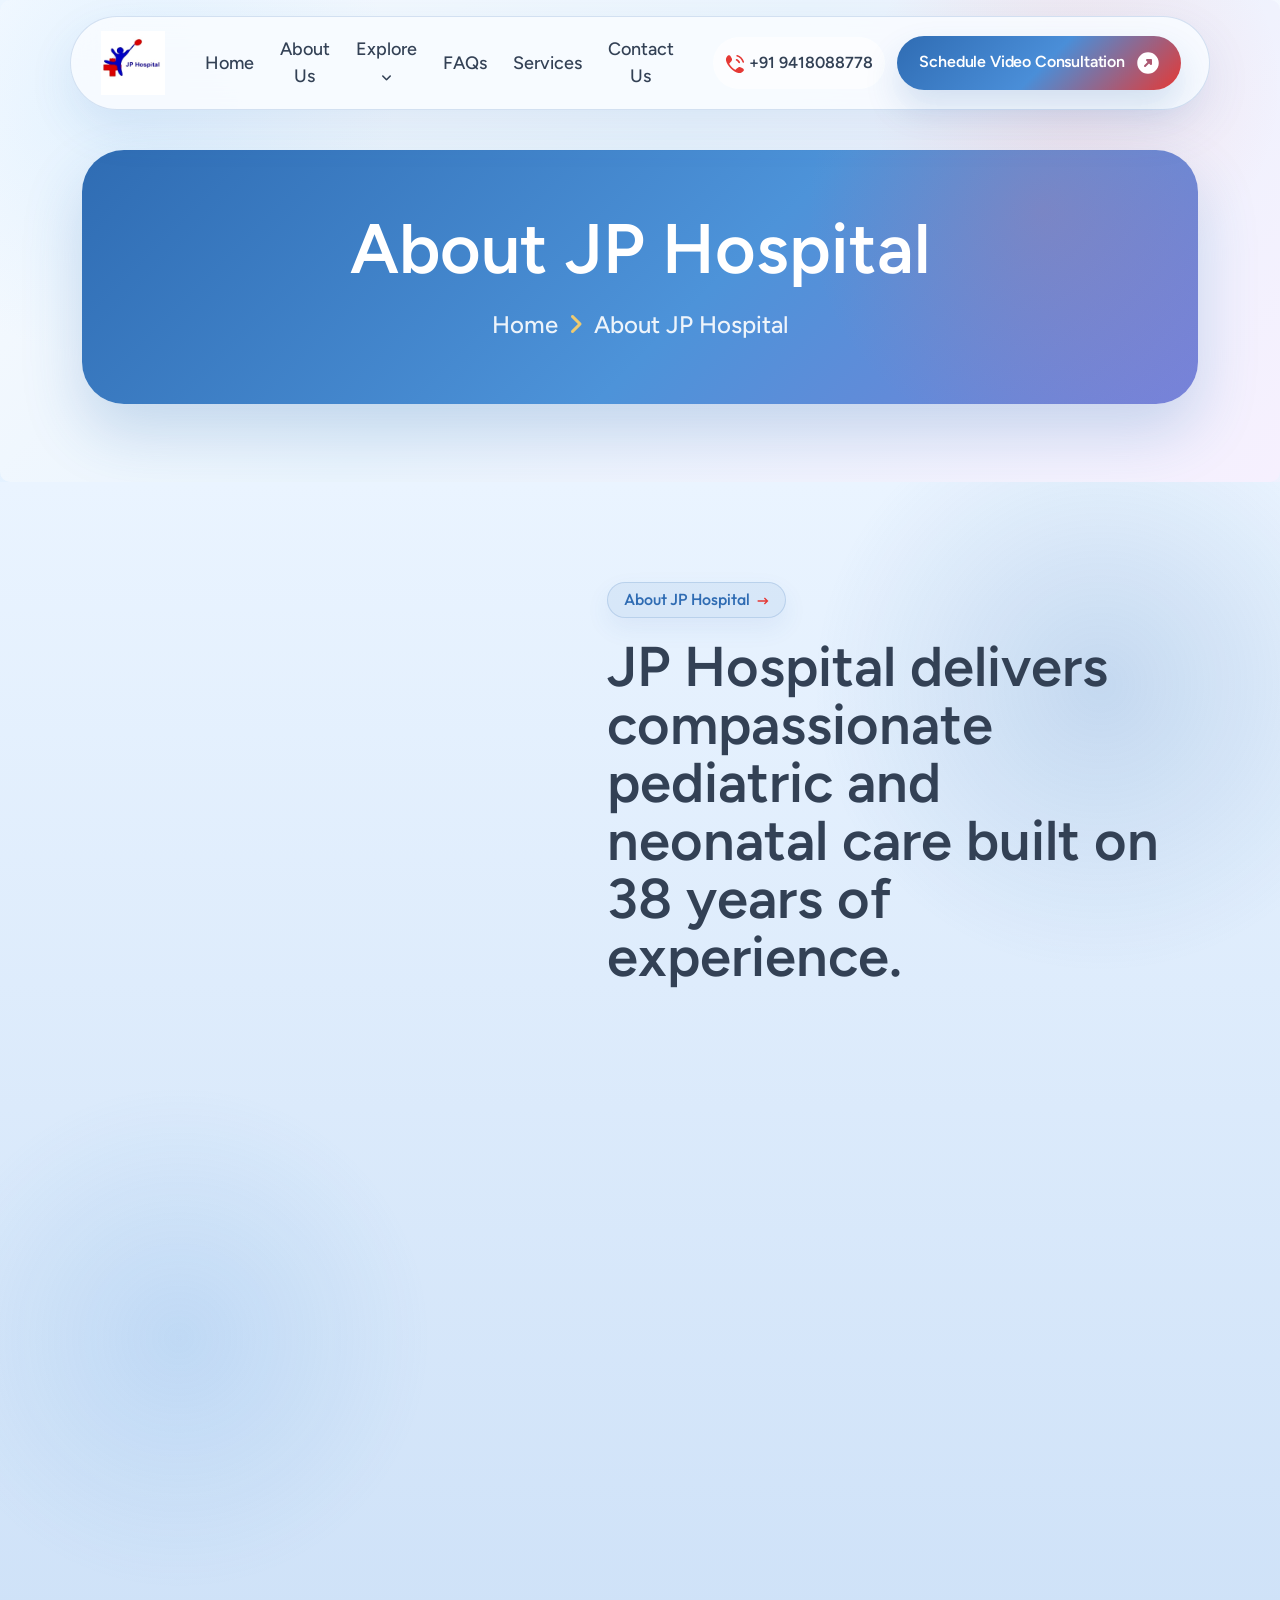
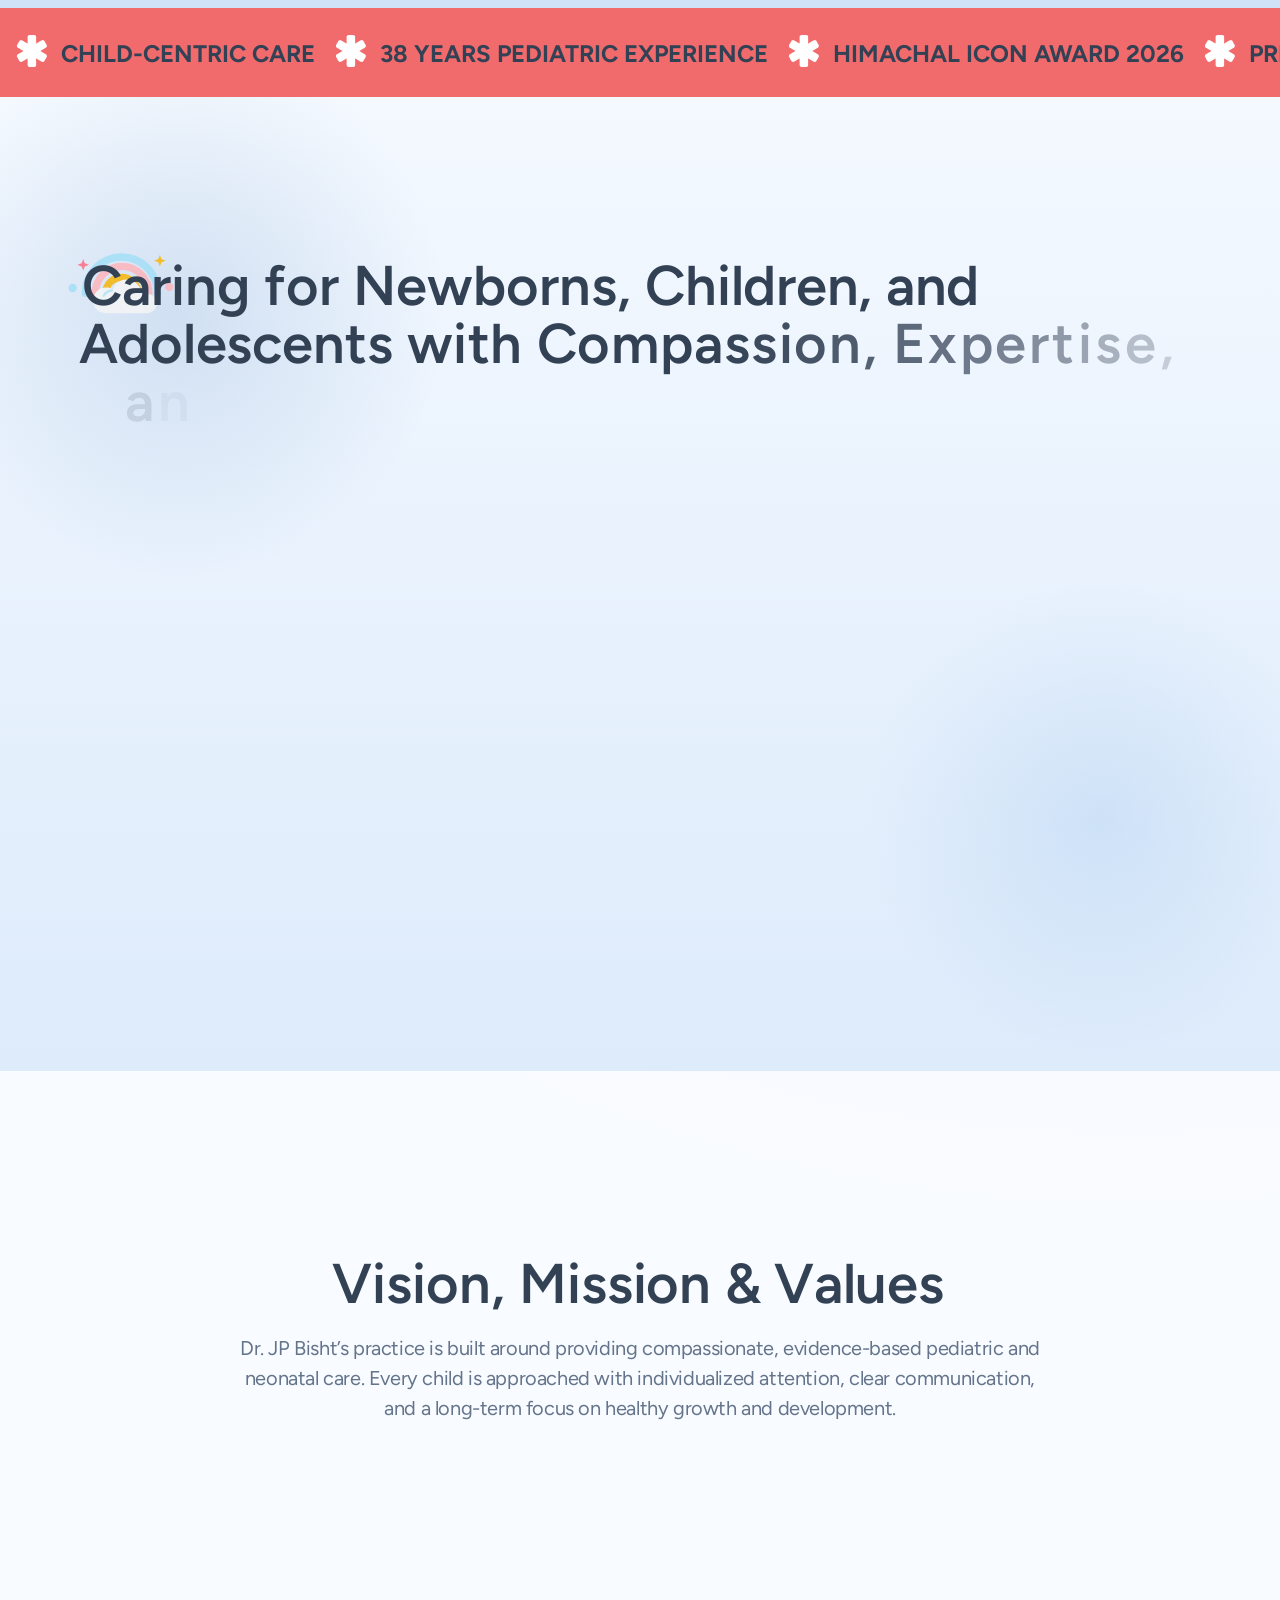
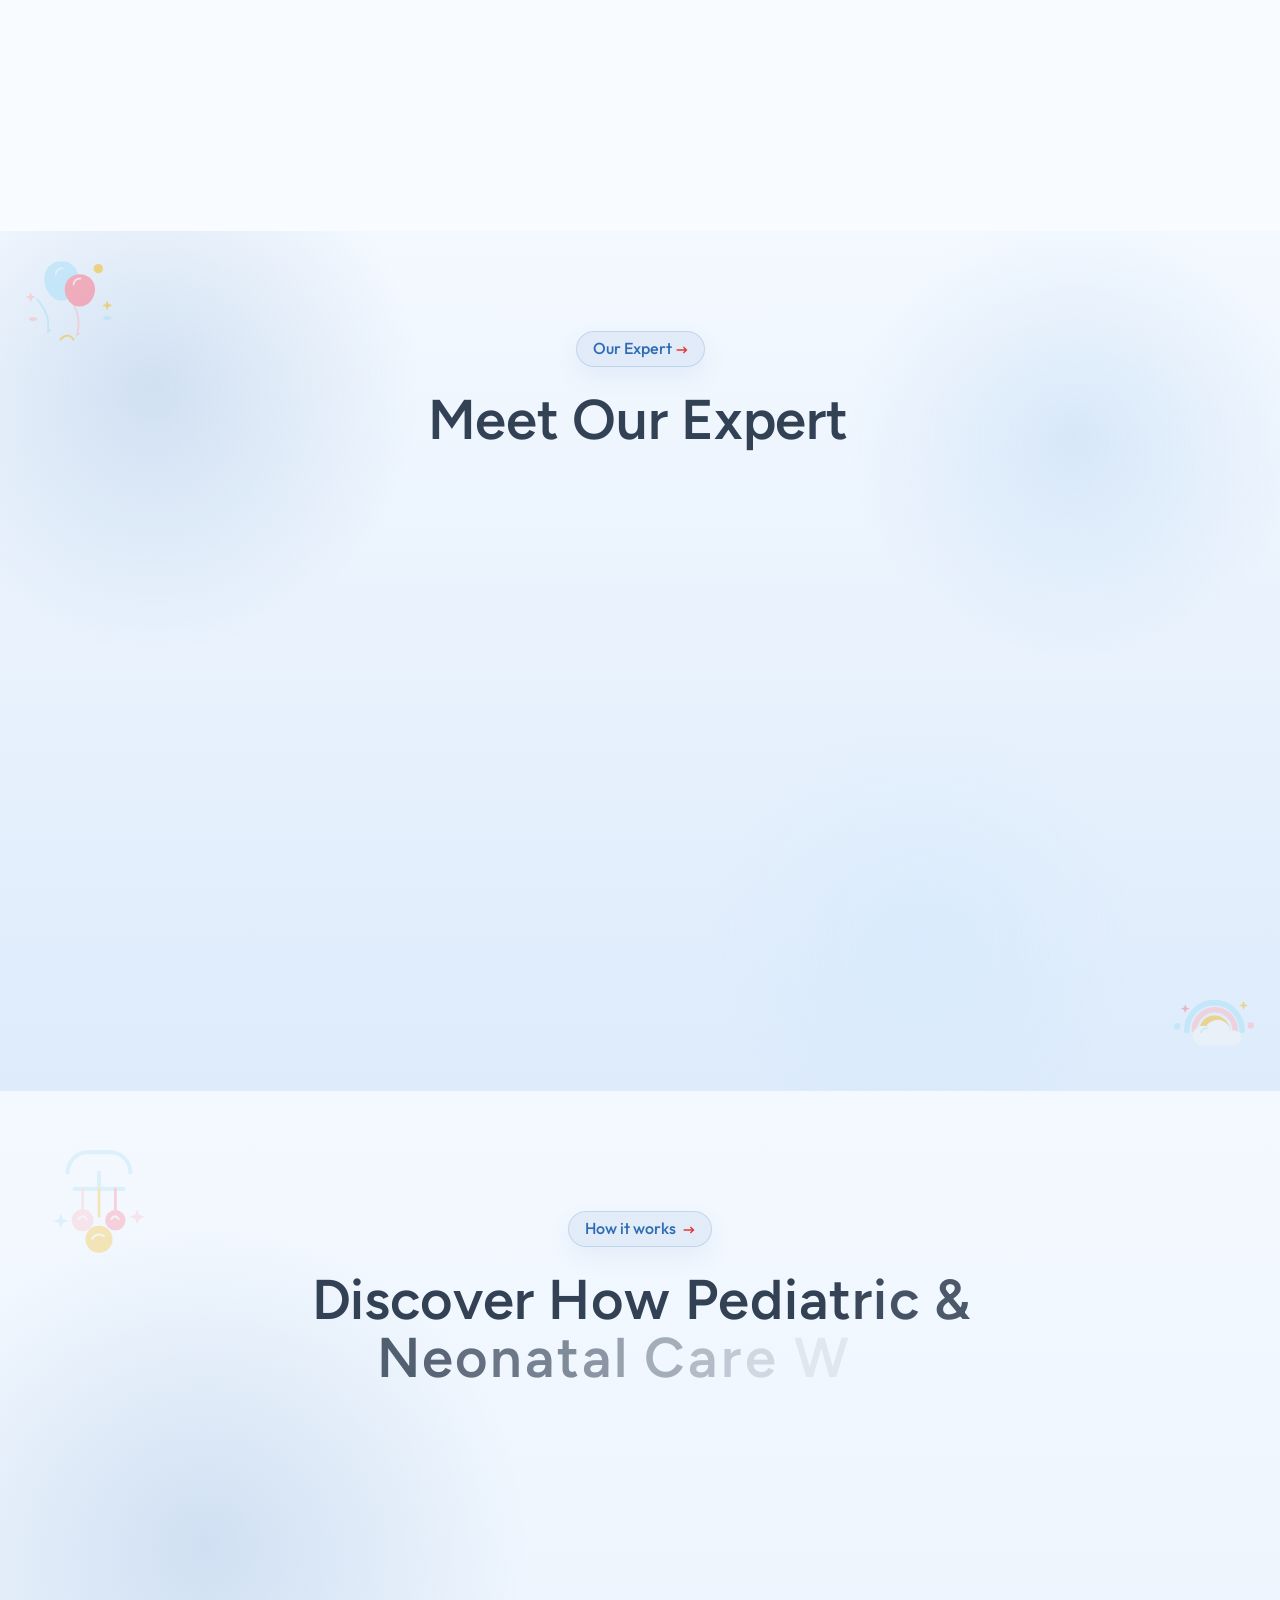
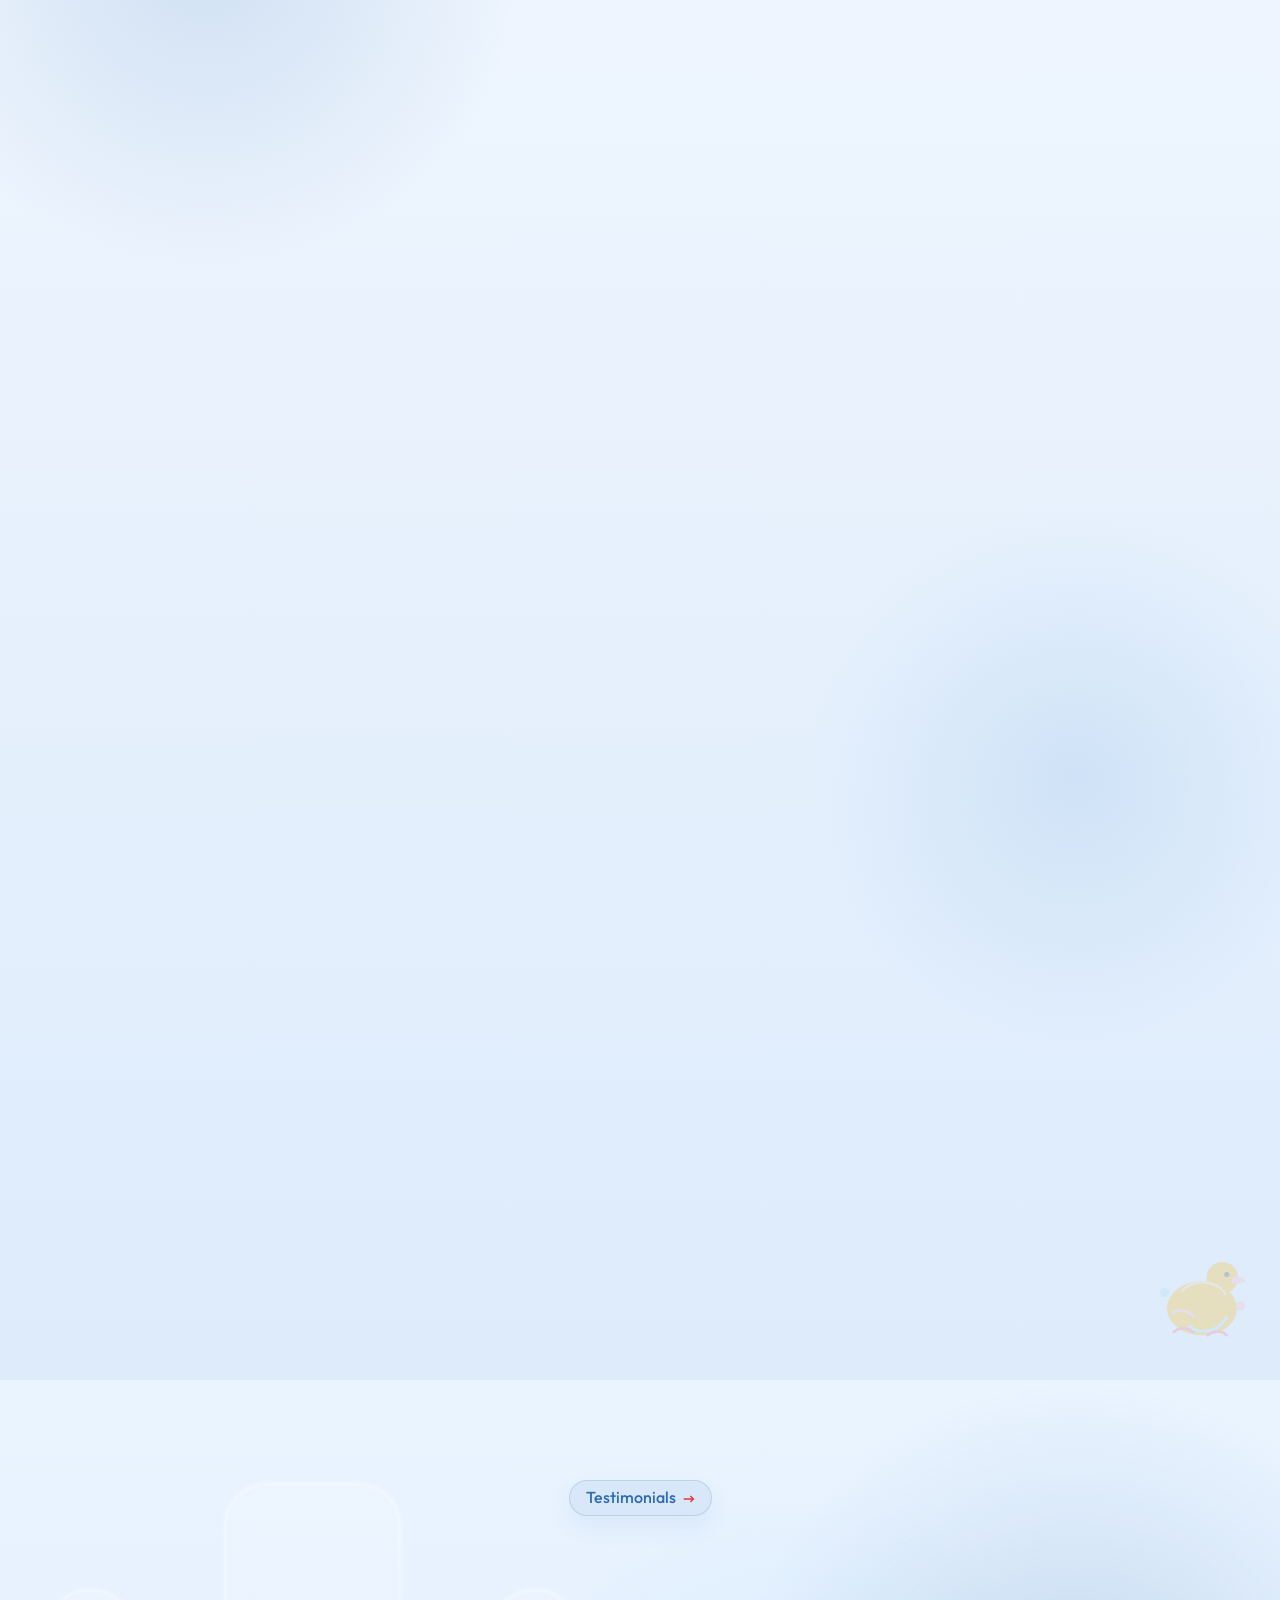
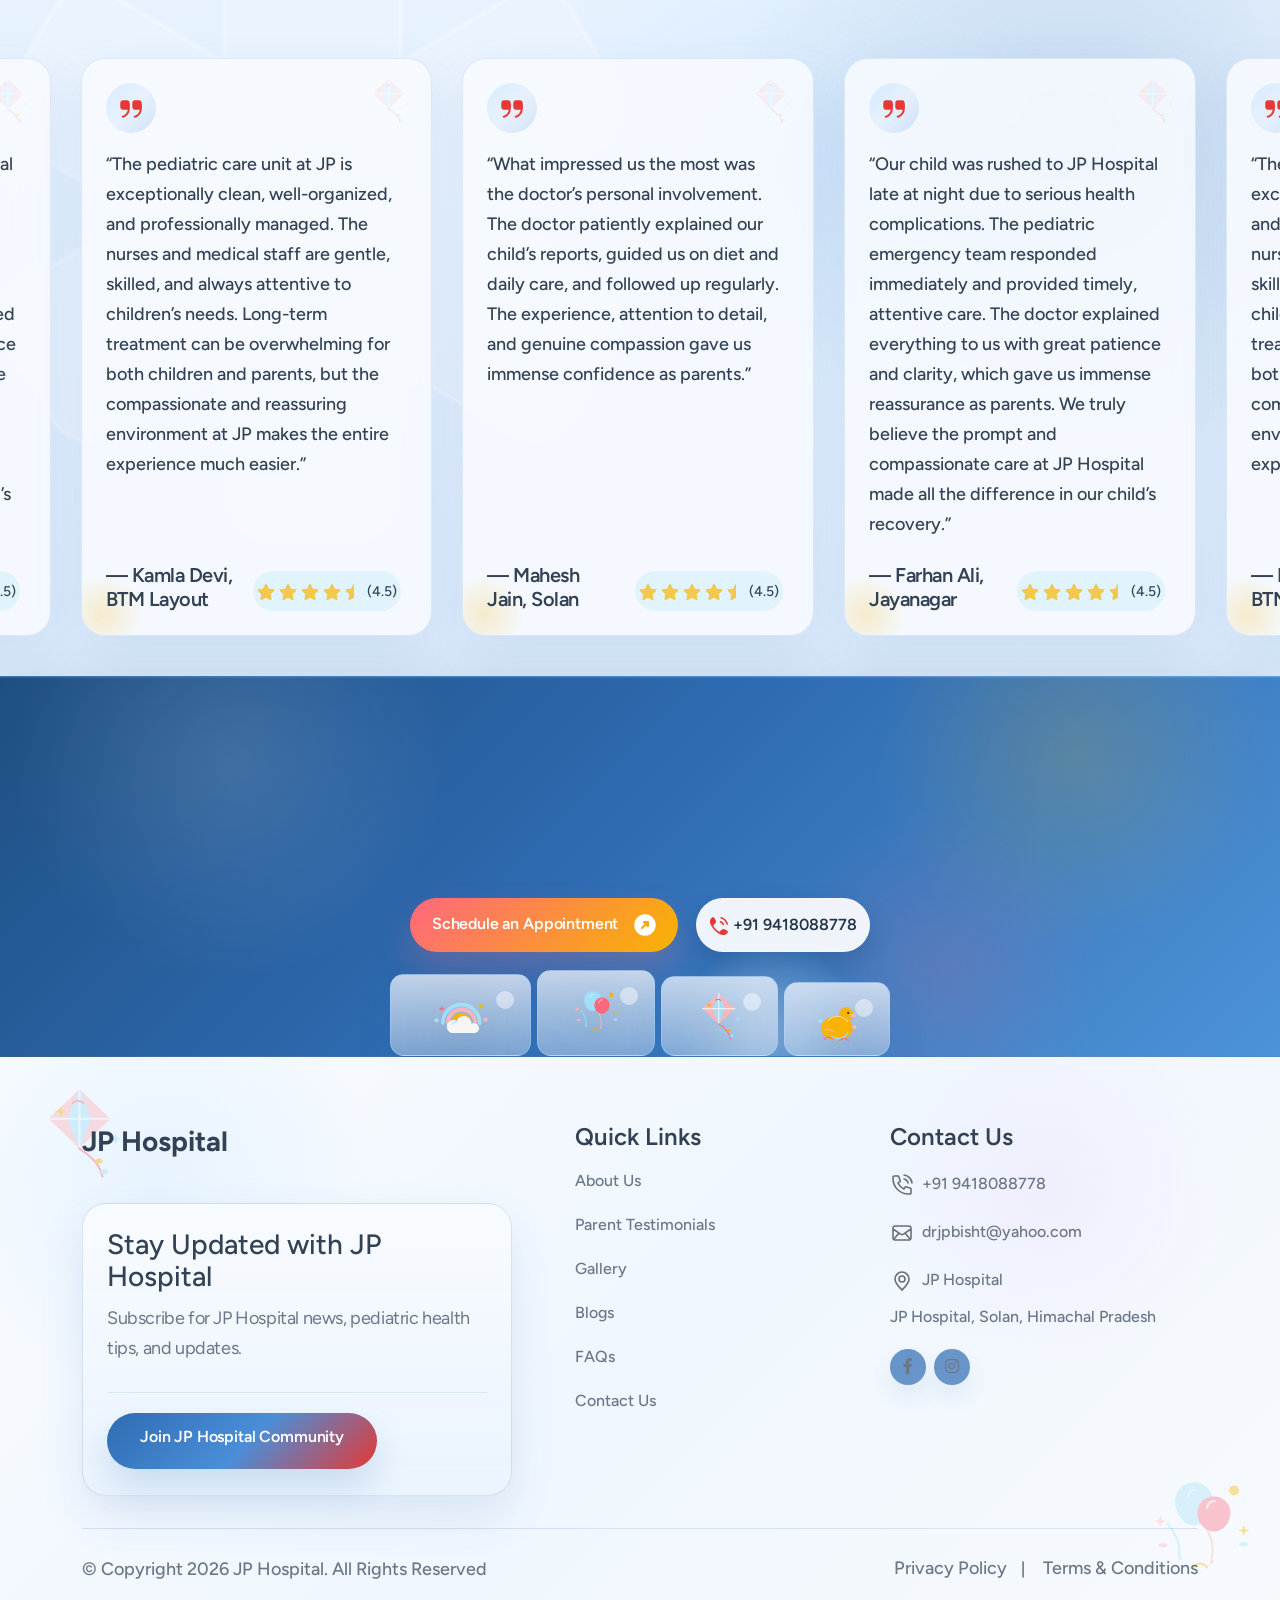
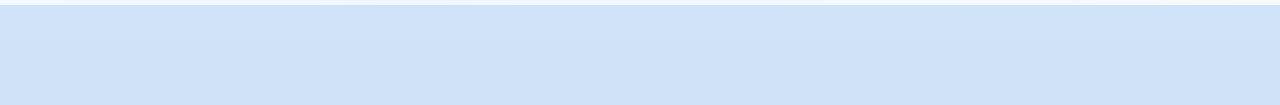
<file: about.html>
<!DOCTYPE html>
<html lang="en">
<head>
     <meta charset="UTF-8">
     <meta name="viewport" content="width=device-width, initial-scale=1.0">
     <title>JP Hospital - About Us</title>

    <!--=====FAB ICON=======-->
    <link rel="shortcut icon" href="assets/img/logo/442677277_466438559161188_4576483210212181879_n.jpg">

    <!--===== CSS LINK =======-->
    <link rel="stylesheet" href="assets/css/plugins/bootstrap.min.css">
    <link rel="stylesheet" href="assets/css/plugins/aos.css">
    <link rel="stylesheet" href="assets/css/plugins/fontawesome.css">
    <link rel="stylesheet" href="assets/css/plugins/magnific-popup.css">
    <link rel="stylesheet" href="assets/css/plugins/owlcarousel.min.css">
    <link rel="stylesheet" href="assets/css/plugins/sidebar.css">
    <link rel="stylesheet" href="assets/css/plugins/slick-slider.css">
    <link rel="stylesheet" href="assets/css/plugins/nice-select.css">
    <link rel="stylesheet" href="assets/css/plugins/swiper-bundle.css">
    <link rel="stylesheet" href="assets/css/main.css">

    <!--=====  JS SCRIPT LINK =======-->
    <script src="assets/js/plugins/jquery-3-7-1.min.js"></script>
</head>
<body class="homepage1-body">

<!--===== PRELOADER STARTS =======-->
<div class="cs_preloader">
  <div class="cs_preloader_in">
    <div class="cs_wave_first">
      <img 
        src="assets/img/logo/442677277_466438559161188_4576483210212181879_n.jpg"
        alt=""
        style="width:100px;height:100px;"
      >

      <p style="text-align:center;font-size:18px;color:#4a585f;margin-top:10px;">
        Loading
        <span style="animation:dot 1.4s infinite; animation-delay:0s;">.</span>
        <span style="animation:dot 1.4s infinite; animation-delay:0.2s;">.</span>
        <span style="animation:dot 1.4s infinite; animation-delay:0.4s;">.</span>
      </p>
    </div>
  </div>
</div>

<style>
@keyframes dot {
  0% { opacity: 0; }
  50% { opacity: 1; }
  100% { opacity: 0; }
}
</style>

<!--===== PRELOADER ENDS =======-->

<!--===== PROGRESS STARTS=======-->
<div class="paginacontainer">
     <div class="progress-wrap">
       <svg class="progress-circle svg-content" width="100%" height="100%" viewBox="-1 -1 102 102">
         <path d="M50,1 a49,49 0 0,1 0,98 a49,49 0 0,1 0,-98"/>
       </svg>
     </div>
   </div>
 <!--===== PROGRESS ENDS=======-->

<!--=====HEADER START=======-->
<header class="homepage4-body">
  <div id="vl-header-sticky" class="vl-header-area vl-transparent-header">
      <div class="container">
          <div class="row align-items-center row-bg1">
              <div class="col-lg-2 col-md-6 col-6">
                  <div class="vl-logo">
                      <a href="index.html"><img src="assets/img/logo/442677277_466438559161188_4576483210212181879_n.jpg" alt="JP Hospital"></a>
                  </div>
              </div>
              <div class="col-lg-5 d-none d-lg-block">
                  <div class="vl-main-menu text-center">
                         <nav class="vl-mobile-menu-active">
<ul>
    <li class="has-dropdown">
        <a href="index.html">Home <span class="arrow-size"></i></span></a>
       
    </li>
    <li class="has-dropdown">
        <a href="about.html">About Us <span class="arrow-size"></i></span></a>
    </li>
    <li class="has-dropdown">
      <a href="#">Explore <span class="arrow-size"><i class="fa-solid fa-angle-down d-lg-inline d-none"></i></span></a>
        <ul class="sub-menu">
            <li><a href="testimonial.html">Testimonials</a></li>
            <li><a href="Gallery.html">Gallery</a></li>
            <li><a href="blogs.html">Blogs</a></li>
        </ul>
    </li>
    <li class="has-dropdown">
        <a href="faq.html">FAQs <span class="arrow-size"></i></span></a>
    </li>
    <li class="has-dropdown">
        <a href="services.html">Services <span class="arrow-size"></i></span></a>
    </li>
    <li class="has-dropdown">
        <a href="contact.html">Contact Us <span class="arrow-size"></i></span></a>
    </li>
</ul>
                      </nav>
                  </div>
              </div>
              <div class="col-lg-5 col-md-6 col-6">
                <div class="vl-hero-btn d-none d-lg-block text-end">
                  <div class="btn-area1">
                    <a href="tel:+919418088778" class="phone"><svg xmlns="http://www.w3.org/2000/svg" width="20" height="20" viewBox="0 0 20 20" fill="none">
                        <g clip-path="url(#clip0_5825_4343)">
<path d="M4.32688 1.17598C4.79912 1.27359 5.1752 1.59087 5.40887 2.01006L6.15321 3.34544C6.42738 3.83727 6.65811 4.25117 6.80878 4.61098C6.96862 4.99266 7.06355 5.36904 7.02016 5.78518C6.97676 6.20131 6.80622 6.55001 6.57107 6.8905C6.3494 7.21148 6.03823 7.56888 5.66848 7.99356L4.57431 9.25038C4.37824 9.47563 4.2802 9.58821 4.27124 9.72896C4.26228 9.86971 4.34263 9.98996 4.50333 10.2304C5.87299 12.2796 7.71894 14.1262 9.76983 15.497C10.0103 15.6577 10.1305 15.738 10.2712 15.7291C10.412 15.7201 10.5247 15.6221 10.7498 15.426L12.0067 14.3318C12.4314 13.962 12.7888 13.6509 13.1098 13.4292C13.4502 13.194 13.799 13.0235 14.2151 12.9801C14.6312 12.9367 15.0077 13.0317 15.3893 13.1915C15.7491 13.3422 16.163 13.5729 16.6547 13.847L17.9902 14.5915C18.4094 14.8251 18.7267 15.2012 18.8243 15.6734C18.9229 16.1505 18.7775 16.6302 18.4562 17.0244C17.2904 18.4547 15.4227 19.3654 13.4633 18.9701C12.259 18.7272 11.0707 18.3225 9.63342 17.4982C6.74558 15.842 4.15636 13.2514 2.50212 10.367C1.67786 8.92963 1.2731 7.74134 1.03015 6.53696C0.634898 4.5776 1.54559 2.70987 2.9759 1.54412C3.37009 1.22284 3.84971 1.07736 4.32688 1.17598Z" fill="#F26B6C"/>
<path fill-rule="evenodd" clip-rule="evenodd" d="M11.3062 1.54C11.4337 1.0978 11.8957 0.842779 12.3379 0.970388C15.5607 1.90041 18.099 4.43862 19.0292 7.66132C19.1567 8.1035 18.9017 8.56545 18.4596 8.69304C18.0174 8.8207 17.5554 8.5657 17.4278 8.1235C16.6565 5.45101 14.5483 3.34295 11.8757 2.57171C11.4336 2.4441 11.1786 1.98219 11.3062 1.54ZM10.7947 5.47187C10.9747 5.04825 11.4639 4.85066 11.8876 5.03055C13.2723 5.6186 14.381 6.72725 14.969 8.11199C15.1489 8.53562 14.9513 9.02487 14.5277 9.20479C14.1041 9.38462 13.6148 9.18704 13.4349 8.76345C13.0157 7.77614 12.2234 6.9839 11.2361 6.56463C10.8125 6.38474 10.6149 5.8955 10.7947 5.47187Z" fill="#F26B6C"/>
                        </g>
                        <defs>
<clipPath id="clip0_5825_4343">
  <rect width="20" height="20" fill="white"/>
</clipPath>
                        </defs>
                      </svg>+91 9418088778</a>
                    <a href="https://drjpbisht.exlyapp.com/a8c4b282-6f3e-43cb-b506-ca9ee52e7de0" class="vl-btn4">Schedule Video Consultation<span><svg xmlns="http://www.w3.org/2000/svg" width="22" height="22" viewBox="0 0 22 22" fill="none">
                        <path fill-rule="evenodd" clip-rule="evenodd" d="M11 0.25C5.06294 0.25 0.25 5.06294 0.25 11C0.25 16.9371 5.06294 21.75 11 21.75C16.9371 21.75 21.75 16.9371 21.75 11C21.75 5.06294 16.9371 0.25 11 0.25ZM10 7C9.5955 7 9.2309 7.24364 9.0761 7.61732C8.92134 7.99099 9.0069 8.42111 9.2929 8.70711L10.5858 10L7.29289 13.2929C6.90237 13.6834 6.90237 14.3166 7.29289 14.7071C7.68342 15.0976 8.31658 15.0976 8.70711 14.7071L12 11.4142L13.2929 12.7071C13.5789 12.9931 14.009 13.0787 14.3827 12.9239C14.7564 12.7691 15 12.4045 15 12V8C15 7.44772 14.5523 7 14 7H10Z" fill="white"/>
                      </svg></span></a>
                </div>
                </div>
                <div class="vl-header-action-item d-block d-lg-none">
                  <button type="button" class="vl-offcanvas-toggle">
                    <i class="fa-solid fa-bars-staggered"></i>
                  </button>
               </div>
              </div>
          </div>
      </div>
  </div>
</header>
 <!--=====HEADER END =======-->

 <!--===== MOBILE HEADER STARTS =======-->
<div class="homepage4-body">
  <div class="vl-offcanvas">
    <div class="vl-offcanvas-wrapper">
        <div class="vl-offcanvas-header d-flex justify-content-between align-items-center mb-90">
            <div class="vl-offcanvas-logo">
              <a href="index.html"><img src="assets/img/logo/442677277_466438559161188_4576483210212181879_n.jpg" alt="JP Hospital"></a>
            </div>
            <div class="vl-offcanvas-close">
               <button class="vl-offcanvas-close-toggle" type="button" aria-label="Close menu"><i class="fa-solid fa-xmark"></i></button>
            </div>
        </div>

        <div class="vl-offcanvas-menu d-lg-none mb-40">
            <nav></nav>
        </div>

        <div class="space20"></div>
        <div class="vl-offcanvas-info">
            <div class="space20"></div>
            <span><a href="mailto:drjpbisht@yahoo.com"> <i class="fa-regular fa-envelope"></i>drjpbisht@yahoo.com</a></span>
            <span><a href="tel:+919418088778"><i class="fa-solid fa-phone"></i>+91 9418088778</a></span>
            <span><a href="https://www.google.com/maps/place/JP+Hospital+Solan/@30.9065845,77.103454,17z/data=!3m1!4b1!4m12!1m5!3m4!2zMzDCsDU0JzIzLjciTiA3N8KwMDYnMzAuMCJF!8m2!3d30.90658!4d77.1083249!3m5!1s0x390f8149589b6593:0x71f9a4d795927ba!8m2!3d30.90658!4d77.1083249!16s%2Fg%2F1q63ck9x6?hl=en-US&entry=ttu&g_ep=EgoyMDI2MDMxOC4xIKXMDSoASAFQAw%3D%3D"><i class="fa-solid fa-location-dot"></i> 
              JP Hospital
              <br>
              JP Hospital, Solan, Himachal Pradesh
            </a></span>
        </div>
        <div class="space20"></div>
        <div class="vl-offcanvas-social">
            <h3 class="vl-offcanvas-sm-title">Follow Us</h3>
            <div class="space20"></div>
            <a href="https://www.facebook.com/jphospitalsolan/"><i class="fab fa-facebook-f"></i></a>
            <a href="https://www.instagram.com/jp_hospital_solan/"><i class="fab fa-instagram"></i></a>
         </div>
    </div>
</div>
<div class="vl-offcanvas-overlay"></div>
</div>
<!--===== MOBILE HEADER ENDS =======-->

<!--===== HERO AREA STARTS =======-->
<div class="inner-header-section-area">
  <div class="container">
    <div class="row align-items-center">
      <div class="col-lg-12">
        <div class="hero-header">
          <h1 class="text-anime-style-1">About JP Hospital</h1>
          <div class="space28"></div>
          <a href="index.html" class="bradecrumb">Home <i class="fa-solid fa-angle-right"></i> About JP Hospital</a>
        </div>
      </div>
    </div>
  </div>
</div>
<!--===== HERO AREA ENDS =======-->

<!--===== ABOUT AREA STARTS =======-->
<div class="about-inner-section-area sp1">
  <div class="container">
    <div class="row justify-content-center align-items-center">

      <div class="col-lg-5 col-md-10">
        <div class="about4-image-wrap" data-aos="fade-right" data-aos-duration="900" style="margin-bottom: 30px;">
          <img
            src="assets/img/all-images/team/Gemini_Generated_Image_ppekxfppekxfppek.png"
            alt="JP Hospital lead consultant"
            style="width: 100%; display: block; border-radius: 28px; box-shadow: 0 24px 60px rgba(17, 56, 85, 0.16);"
          >
        </div>
      </div>

      <!-- CONTENT COLUMN -->
      <div class="col-lg-7">
        <div class="heading4">
          <h5 class="vl-section-subtitle" data-aos="fade-left" data-aos-duration="800">
            About JP Hospital
            <svg xmlns="http://www.w3.org/2000/svg" width="13" height="8" viewBox="0 0 13 8" fill="none">
              <path d="M0.667969 4.00033H11.049M8.00137 7.33366L11.3346 4.00033L8.0013 0.666992"
                    stroke="#F26B6C" stroke-width="1.5"/>
            </svg>
          </h5>

          <div class="space20"></div>

          <h2 class="text-anime-style-3">
            JP Hospital delivers compassionate pediatric and neonatal care built on 38 years of experience.
          </h2>

          <div class="space18"></div>

          <p data-aos="fade-left" data-aos-duration="1000" style="text-align: justify;">
            JP Hospital, Solan is led by Dr. JP Bisht, MBBS, MD(Paeds), DCH, Consultant
            Paediatrician & Neonatologist with 38 years of experience and winner of the
            Himachal ICON Award 2026. He worked as Senior Consultant Paediatrician &
            Neonatologist for HP Health Services for 23 years and has been Senior Consultant
            at JP Hospital for the last 15 years.
            <br><br>
            The hospital provides comprehensive care for newborns, children, and adolescents
            with a strong focus on clinical excellence, ethical practice, and family-centered
            communication. Services offered include NICU Level 2, PICU, HDU, Modular OT, OPD,
            EEG, USG, ECG, Digital X-Ray, Laboratory, Pharmacy, and vaccination for children and adults.
          </p>

          <div class="space28"></div>
          <div class="space32"></div>

          <!-- BOTH BUTTONS IN ONE ROW -->
    <div class="btn-area1"
         data-aos="fade-left"
         data-aos-duration="1000"
         style="display:flex; gap:20px; flex-wrap:wrap;">

      <a href="tel:+919418088778" class="vl-btn4">Call JP Hospital <span><svg xmlns="http://www.w3.org/2000/svg" width="22" height="22" viewBox="0 0 22 22" fill="none">
                        <path fill-rule="evenodd" clip-rule="evenodd" d="M11 0.25C5.06294 0.25 0.25 5.06294 0.25 11C0.25 16.9371 5.06294 21.75 11 21.75C16.9371 21.75 21.75 16.9371 21.75 11C21.75 5.06294 16.9371 0.25 11 0.25ZM10 7C9.5955 7 9.2309 7.24364 9.0761 7.61732C8.92134 7.99099 9.0069 8.42111 9.2929 8.70711L10.5858 10L7.29289 13.2929C6.90237 13.6834 6.90237 14.3166 7.29289 14.7071C7.68342 15.0976 8.31658 15.0976 8.70711 14.7071L12 11.4142L13.2929 12.7071C13.5789 12.9931 14.009 13.0787 14.3827 12.9239C14.7564 12.7691 15 12.4045 15 12V8C15 7.44772 14.5523 7 14 7H10Z" fill="white"/>
          </svg>
        </span>
      </a>

      <a href="https://drjpbisht.exlyapp.com/a8c4b282-6f3e-43cb-b506-ca9ee52e7de0" class="vl-btn4">Book Appointment <span><svg xmlns="http://www.w3.org/2000/svg" width="22" height="22" viewBox="0 0 22 22" fill="none">
                        <path fill-rule="evenodd" clip-rule="evenodd" d="M11 0.25C5.06294 0.25 0.25 5.06294 0.25 11C0.25 16.9371 5.06294 21.75 11 21.75C16.9371 21.75 21.75 16.9371 21.75 11C21.75 5.06294 16.9371 0.25 11 0.25ZM10 7C9.5955 7 9.2309 7.24364 9.0761 7.61732C8.92134 7.99099 9.0069 8.42111 9.2929 8.70711L10.5858 10L7.29289 13.2929C6.90237 13.6834 6.90237 14.3166 7.29289 14.7071C7.68342 15.0976 8.31658 15.0976 8.70711 14.7071L12 11.4142L13.2929 12.7071C13.5789 12.9931 14.009 13.0787 14.3827 12.9239C14.7564 12.7691 15 12.4045 15 12V8C15 7.44772 14.5523 7 14 7H10Z" fill="white"/>
          </svg>
        </span>
      </a>

    </div>

  </div>
</div>


        </div>
      </div>

    </div>
  </div>
</div>

<!--===== ABOUT AREA ENDS =======-->
<div class="slider4-section-area">
  <div class="marquee-wrap">
    <div class="marquee-text">

      <div class="brand-single-box">
        <h3><img src="assets/img/elements/elements1.png" alt=""> Child-Centric Care</h3>
      </div>

      <div class="brand-single-box">
        <h3><img src="assets/img/elements/elements1.png" alt=""> 38 Years Pediatric Experience</h3>
      </div>

      <div class="brand-single-box">
        <h3><img src="assets/img/elements/elements1.png" alt=""> Himachal ICON Award 2026</h3>
      </div>

      <div class="brand-single-box">
        <h3><img src="assets/img/elements/elements1.png" alt=""> Preventive Pediatrics</h3>
      </div>

      <div class="brand-single-box">
        <h3><img src="assets/img/elements/elements1.png" alt=""> Family-Centered Approach</h3>
      </div>

      <div class="brand-single-box">
        <h3><img src="assets/img/elements/elements1.png" alt=""> Child-Centric Care</h3>
      </div>

      <div class="brand-single-box">
        <h3><img src="assets/img/elements/elements1.png" alt=""> Trusted by Parents</h3>
      </div>

      <div class="brand-single-box">
        <h3><img src="assets/img/elements/elements1.png" alt=""> Developmental Pediatrics</h3>
      </div>

      <div class="brand-single-box">
        <h3><img src="assets/img/elements/elements1.png" alt=""> Preventive Pediatrics</h3>
      </div>

      <div class="brand-single-box">
        <h3><img src="assets/img/elements/elements1.png" alt=""> Compassionate Care</h3>
      </div>

      <div class="brand-single-box">
        <h3><img src="assets/img/elements/elements1.png" alt=""> Child-Centric Care</h3>
      </div>

      <div class="brand-single-box">
        <h3><img src="assets/img/elements/elements1.png" alt=""> Neonatal Stabilization</h3>
      </div>

      <div class="brand-single-box">
        <h3><img src="assets/img/elements/elements1.png" alt=""> Evidence-Based Treatment</h3>
      </div>

      <div class="brand-single-box">
        <h3><img src="assets/img/elements/elements1.png" alt=""> Preventive Pediatrics</h3>
      </div>

      <div class="brand-single-box">
        <h3><img src="assets/img/elements/elements1.png" alt=""> Parent Education & Guidance</h3>
      </div>

    </div>
  </div>
</div>
<!--===== ABOUT AREA STARTS =======-->
<div class="about4-section-area sp1">
  <div class="container">
    <div class="row align-items-center">
      <div class="col-lg-12">
        <div class="about4-heading heading4">

          <h5 class="vl-section-subtitle" data-aos="fade-left" data-aos-duration="800">
            Our Commitment to Pediatric & Neonatal Care
            <svg xmlns="http://www.w3.org/2000/svg" width="13" height="8" viewBox="0 0 13 8" fill="none">
              <path d="M0.667969 4.00033H11.049M8.00137 7.33366L11.3346 4.00033L8.0013 0.666992"
                    stroke="#F26B6C" stroke-width="1.5"/>
            </svg>
          </h5>

          <div class="space24"></div>

          <h2 class="vl-section-title text-anime-style-3">
            Caring for Newborns, Children, and Adolescents with Compassion, Expertise, and Trust
          </h2>

          <div class="space24"></div>

          <p data-aos="fade-left" data-aos-duration="900" style="text-align: justify;">
            Dr. JP Bisht is committed to delivering ethical, safe, and high-quality pediatric
            and neonatal care with 38 years of clinical experience. Every patient is treated with
            dignity, sensitivity, and individualized attention, ensuring both medical excellence
            and reassurance for families.
            <br><br>
            His work spans newborn care, childhood illness management, adolescent health,
            preventive pediatrics, and vaccination. Supported by NICU Level 2, PICU, HDU,
            Modular OT, OPD, EEG, USG, ECG, Digital X-Ray, Laboratory, and Pharmacy services,
            care remains coordinated and child-centric at every stage.
            <br><br>
            With 23 years in HP Health Services and 15 years at JP Hospital Solan, Dr. JP combines
            long-standing public health experience with hospital-based specialty care and clear
            communication with parents.
          </p>

          <div class="row">

            <div class="col-lg-3 col-md-6">
              <div class="counter-boxarea" data-aos="fade-up" data-aos-duration="1000">
                <h2><span class="counter">38</span>+</h2>
                <div class="space16"></div>
                <p>Years of pediatric experience</p>
              </div>
            </div>

            <div class="col-lg-3 col-md-6">
              <div class="counter-boxarea" data-aos="fade-up" data-aos-duration="1100">
                <h2><span class="counter">2026</span></h2>
                <div class="space16"></div>
                <p>Himachal ICON Award winner</p>
              </div>
            </div>

            <div class="col-lg-3 col-md-6">
              <div class="counter-boxarea" data-aos="fade-up" data-aos-duration="1200">
                <h2><span class="counter">23</span></h2>
                <div class="space16"></div>
                <p>Years in HP Health Services</p>
              </div>
            </div>

            <div class="col-lg-3 col-md-6">
              <div class="counter-boxarea" data-aos="fade-up" data-aos-duration="1300">
                <h2><span class="counter">15</span></h2>
                <div class="space16"></div>
                <p>Years at JP Hospital Solan</p>
              </div>
            </div>

          </div>

        </div>
      </div>
    </div>
  </div>
</div>

<!--===== ABOUT AREA ENDS =======-->

<div class="case-all-details-section sp1" style="display:flex; justify-content:center; width:100%;">
  <div class="container" style="max-width:1000px;">
    <div class="row justify-content-center">
      <div class="col-lg-10 text-center">
        <div class="case-all-content-area heading4"> 
          <h5 class="vl-section-subtitle"
    data-aos="fade-left"
    data-aos-duration="800"
    style="padding:8px 12px; display:inline-block;">
  Our Vision, Mission & Values
  <svg xmlns="http://www.w3.org/2000/svg" width="13" height="8" viewBox="0 0 13 8" fill="none">
    <path d="M0.667969 4.00033H11.049M8.00137 7.33366L11.3346 4.00033L8.0013 0.666992"
          stroke="#F26B6C" stroke-width="1.5"/>
  </svg>
</h5>
<div class="space48"></div>
          
          <h2 class="vl-section-title text-anime-style-3">Vision, Mission & Values</h2>
          <div class="space20"></div>

          <p class="text-center">
            Dr. JP Bisht’s practice is built around providing compassionate, evidence-based
            pediatric and neonatal care. Every child is approached with individualized attention,
            clear communication, and a long-term focus on healthy growth and development.
          </p>

          <div class="space32"></div>

          <div class="row justify-content-center text-center">

            <div class="col-lg-4 col-md-6" data-aos="zoom-in-up" data-aos-duration="900">
              <div class="work-single-boxarea">
                <div class="textarea">
                  <span style="
                    width:48px;
                    height:48px;
                    background:#F26B6C;
                    color:white;
                    border-radius:50%;
                    display:flex;
                    justify-content:center;
                    align-items:center;
                    font-size:20px;
                    font-weight:600;
                    margin:0 auto;">1</span>
                  <div class="space18"></div>
                  <p style="text-align: justify;">
                    <strong>Vision:</strong> To ensure every child receives timely, high-quality
                    pediatric and neonatal care that supports healthy growth, development,
                    and lifelong well-being.
                  </p>
                </div>
              </div>
            </div>

            <div class="col-lg-4 col-md-6" data-aos="zoom-in-up" data-aos-duration="1000">
              <div class="work-single-boxarea">
                <div class="textarea">
                  <span style="
                    width:48px;
                    height:48px;
                    background:#F26B6C;
                    color:white;
                    border-radius:50%;
                    display:flex;
                    justify-content:center;
                    align-items:center;
                    font-size:20px;
                    font-weight:600;
                    margin:0 auto;">2</span>
                  <div class="space18"></div>
                  <p style="text-align: justify;">
                    <strong>Mission:</strong> To deliver ethical, evidence-based pediatric and
                    neonatal care through early diagnosis, preventive healthcare, parent
                    education, and personalized treatment plans.
                  </p>
                </div>
              </div>
            </div>

            <div class="col-lg-4 col-md-6" data-aos="zoom-in-up" data-aos-duration="1100">
              <div class="work-single-boxarea">
                <div class="textarea">
                  <span style="
                    width:48px;
                    height:48px;
                    background:#F26B6C;
                    color:white;
                    border-radius:50%;
                    display:flex;
                    justify-content:center;
                    align-items:center;
                    font-size:20px;
                    font-weight:600;
                    margin:0 auto;">3</span>
                  <div class="space18"></div>
                  <p style="text-align: justify;">
                    <strong>Values:</strong> Compassion, Clinical Excellence, Integrity,
                    Child-Centric Care, Family Partnership, Clear Communication,
                    Continuous Learning, and Ethical Medical Practice.
                  </p>
                </div>
              </div>
            </div>

          </div>

        </div>
      </div>
    </div>
  </div>
</div>



<!--===== TEAM AREA STARTS =======-->
<div class="team4-section-area sp1"> 
  <div class="container">
      <div class="row">
          <div class="col-lg-5 m-auto">
              <div class="heading4 text-center space-margin60">
                  <h5 class="vl-section-subtitle">Our Expert<svg xmlns="http://www.w3.org/2000/svg" width="13" height="8" viewBox="0 0 13 8" fill="none">
                      <path d="M0.667969 4.00033H11.049M8.00137 7.33366L11.3346 4.00033L8.0013 0.666992" stroke="#F26B6C" stroke-width="1.5"/>
                    </svg>
                  </h5>
                  <div class="space24"></div>
                  <h2 class="vl-section-title text-anime-style-3">Meet Our Expert</h2>
              </div>
          </div>
      </div>

        <div class="col-lg-12 justify-content-center d-flex">
            <div class="team4-slider-area owl-carousel justify-content-center d-flex">
              <div class="team4-boxarea" style="max-width: fit-content; margin-inline: auto;" data-aos="fade-up" data-aos-duration="900">
                    <div class="img1">
                      <img src="assets/img/all-images/team/Screenshot 2026-03-18 at 3.24.58 PM.png" alt="" class="team-img10">
                      <img src="assets/img/elements/elements15.png" alt="" class="elements13 keyframe5">
                    </div>
                    <div class="name-area">
                        <a>Dr. JP Bisht</a>
                        <div class="space12"></div>
                        <p><strong>Consultant Paediatrician & Neonatologist</strong>
                              <br>
                              MBBS, MD(Paeds), DCH<br>
                              <br>
                              Experience: <strong>38 years</strong><br>
                            </p>
                    </div>
                </div>
            </div>
        </div>
  </div>
</div>
<!--===== TEAM AREA ENDS =======-->

<!--===== WORKS AREA STARTS =======-->
<div class="works4-section-area sp6">
  <div class="container">
    <div class="row">
      <div class="col-lg-8 m-auto">
        <div class="heading4 text-center space-margin60">
          <h5 class="vl-section-subtitle">
            How it works
            <svg xmlns="http://www.w3.org/2000/svg" width="13" height="8" viewBox="0 0 13 8" fill="none">
              <path d="M0.667969 4.00033H11.049M8.00137 7.33366L11.3346 4.00033L8.0013 0.666992"
                    stroke="#F26B6C" stroke-width="1.5"/>
            </svg>
          </h5>
          <div class="space24"></div>
          <h2 class="vl-section-title text-anime-style-3">
            Discover How Pediatric & Neonatal Care Works
          </h2>
        </div>
      </div>
    </div>

    <div class="row">
      <div class="col-lg-12" data-aos="zoom-out" data-aos-duration="1200">
        <div class="care-journey-shell">
          <div class="care-journey-path" aria-hidden="true"></div>

          <article class="care-journey-card journey-assess" data-aos="fade-up" data-aos-duration="800">
            <span class="journey-step">01</span>
            <div class="journey-icon" aria-hidden="true">
              <svg viewBox="0 0 32 32" fill="none">
                <circle cx="16" cy="16" r="14" fill="#EAF8FE"/>
                <path d="M16 10V22" stroke="#FF677D" stroke-width="2.8" stroke-linecap="round"/>
                <path d="M10 16H22" stroke="#FF677D" stroke-width="2.8" stroke-linecap="round"/>
                <circle cx="16" cy="16" r="6.5" stroke="#A2DFF7" stroke-width="2"/>
              </svg>
            </div>
            <h3>Newborn & Child Assessment</h3>
            <p>Every visit starts with a calm review of symptoms, history, growth, and development so care decisions are clear from the beginning.</p>
            <span class="journey-tag">Gentle first step</span>
          </article>

          <article class="care-journey-main" data-aos="fade-up" data-aos-duration="950">
            <div class="care-journey-copy">
              <span class="care-journey-kicker">Child-Friendly Care Journey</span>
              <h3>From first concern to confident follow-up, every stage is designed to feel warm, clear, and reassuring.</h3>
              <p>Dr. JP Bisht combines evidence-based pediatric care with family-friendly communication, so parents always understand what comes next and children feel more comfortable throughout the visit.</p>
              <ul class="care-journey-points">
                <li>Clear explanations for parents</li>
                <li>Stepwise care for newborns to adolescents</li>
                <li>Follow-up and prevention built into the plan</li>
              </ul>
            </div>
            <div class="care-journey-media">
              <img src="assets/img/refresh/service/care-journey-family.jpg" alt="Pediatric guidance and care">
            </div>
          </article>

          <article class="care-journey-card journey-guide" data-aos="fade-up" data-aos-duration="900">
            <span class="journey-step">02</span>
            <div class="journey-icon" aria-hidden="true">
              <svg viewBox="0 0 32 32" fill="none">
                <rect x="7" y="8" width="18" height="16" rx="6" fill="#FFF3F5"/>
                <path d="M12 15.5H20" stroke="#FF677D" stroke-width="2.6" stroke-linecap="round"/>
                <path d="M12 19.5H17.5" stroke="#A2DFF7" stroke-width="2.6" stroke-linecap="round"/>
                <circle cx="23.5" cy="21.5" r="3.5" fill="#F8B400"/>
              </svg>
            </div>
            <h3>Expert Pediatric Guidance</h3>
            <p>Diagnosis, treatment choices, and preventive advice are explained in simple language so families can move forward with confidence.</p>
            <span class="journey-tag">38 years of experience</span>
          </article>

          <article class="care-journey-card journey-family" data-aos="fade-up" data-aos-duration="1000">
            <span class="journey-step">03</span>
            <div class="journey-icon" aria-hidden="true">
              <svg viewBox="0 0 32 32" fill="none">
                <circle cx="11.5" cy="13" r="4" fill="#A2DFF7"/>
                <circle cx="20.5" cy="13.5" r="3.5" fill="#FFB3BA"/>
                <path d="M7 23C8.6 19.5 11.5 17.8 14.7 17.8C17.9 17.8 20.8 19.5 22.4 23" stroke="#FF677D" stroke-width="2.6" stroke-linecap="round"/>
                <path d="M18.2 23C19.2 20.9 21 19.8 23 19.8C25 19.8 26.8 20.9 27.8 23" stroke="#F8B400" stroke-width="2.3" stroke-linecap="round"/>
              </svg>
            </div>
            <h3>Family-Centered Care</h3>
            <p>Parents stay involved at every point, with decisions built around comfort, communication, and the child’s real everyday needs.</p>
            <span class="journey-tag">Parents stay involved</span>
          </article>

          <article class="care-journey-card journey-prevent" data-aos="fade-up" data-aos-duration="1100">
            <span class="journey-step">04</span>
            <div class="journey-icon" aria-hidden="true">
              <svg viewBox="0 0 32 32" fill="none">
                <path d="M16 7L23 10V15.8C23 20.1 20.3 23.4 16 24.8C11.7 23.4 9 20.1 9 15.8V10L16 7Z" fill="#FFF3F5" stroke="#FFB3BA" stroke-width="2"/>
                <path d="M16 12V18" stroke="#FF677D" stroke-width="2.6" stroke-linecap="round"/>
                <path d="M13 15H19" stroke="#FF677D" stroke-width="2.6" stroke-linecap="round"/>
                <path d="M24 9L25.5 12L29 13.5L25.5 15L24 18L22.5 15L19 13.5L22.5 12L24 9Z" fill="#F8B400"/>
              </svg>
            </div>
            <h3>Continuity & Preventive Care</h3>
            <p>Growth checks, vaccination schedules, and follow-ups keep care proactive, so wellness is supported long after the first consultation.</p>
            <span class="journey-tag">Long-term wellness</span>
          </article>
        </div>
      </div>
    </div>

  </div>
</div>
<!--===== WORKS AREA ENDS =======-->

<!--===== TESTIMONIAL AREA STARTS =======-->
<div class="testimonial4-section-area sp1" style="background-image: linear-gradient(180deg, rgba(248, 252, 255, 0.94), rgba(248, 252, 255, 0.92)), url(assets/img/refresh/bg/inner-waiting-room.jpg); background-position: center; background-repeat: no-repeat; background-size: cover;">
  <img src="assets/img/elements/elements12.png" alt="" class="elements12 keyframe5">
  <div class="container">
    <div class="row">
      <div class="col-lg-8 m-auto">
        <div class="heading4 text-center space-margin60">
          <div class="heading4 text-center space-margin60">
            <h5 class="vl-section-subtitle">Testimonials <svg xmlns="http://www.w3.org/2000/svg" width="13" height="8" viewBox="0 0 13 8" fill="none">
              <path d="M0.667969 4.00033H11.049M8.00137 7.33366L11.3346 4.00033L8.0013 0.666992" stroke="#F26B6C" stroke-width="1.5"/>
            </svg>
          </h5>
          <div class="space24"></div>
          <h2 class="vl-section-title text-anime-style-3">Hear from our patients!</h2>
          </div>
        </div>
      </div>
    </div>

    <div class="row">
      <div class="col-lg-12">
        <div class="testimonial4-slider-area owl-carousel">
          <div class="testimonial4-boxarea">
            <div class="icons">
              <svg xmlns="http://www.w3.org/2000/svg" width="24" height="24" viewBox="0 0 24 24" fill="none">
                <path d="M5.94797 12.75C5.0495 12.75 4.30029 12.7501 3.70552 12.6701C3.07772 12.5857 2.51092 12.4 2.05545 11.9445C1.59998 11.4891 1.41431 10.9223 1.32991 10.2945C1.24994 9.6997 1.24997 8.95049 1.25 8.05202V7.948C1.24997 7.04953 1.24994 6.30029 1.32991 5.70552C1.41431 5.07772 1.59998 4.51092 2.05546 4.05545C2.51093 3.59998 3.07772 3.41431 3.70552 3.32991C4.30029 3.24994 5.04951 3.24997 5.94797 3.25H6.05199C6.95046 3.24997 7.6997 3.24994 8.29448 3.32991C8.92227 3.41431 9.48907 3.59998 9.94454 4.05545C10.4 4.51092 10.5857 5.07772 10.6701 5.70552C10.7501 6.30029 10.75 7.0495 10.75 7.94797V8.052C10.75 8.95046 10.7501 9.6997 10.6701 10.2945C10.5857 10.9223 10.4 11.4891 9.94454 11.9445C9.48907 12.4 8.92227 12.5857 8.29448 12.6701C7.6997 12.7501 6.95049 12.75 6.05203 12.75H5.94797Z" fill="#F26B6C"/>
                <path fill-rule="evenodd" clip-rule="evenodd" d="M2.79531 20.0475C2.63099 19.5202 2.92522 18.9596 3.45249 18.7953C6.56016 17.8268 8.75002 15.0749 8.75002 11.8873V7.75C8.75002 7.19771 9.19774 6.75 9.75002 6.75C10.3023 6.75 10.75 7.19771 10.75 7.75V11.8873C10.75 16.0337 7.90846 19.5015 4.04755 20.7047C3.52027 20.869 2.95963 20.5748 2.79531 20.0475Z" fill="#F26B6C"/>
                <path d="M17.948 12.75C17.0495 12.75 16.3003 12.7501 15.7055 12.6701C15.0777 12.5857 14.5109 12.4 14.0555 11.9445C13.6 11.4891 13.4143 10.9223 13.3299 10.2945C13.2499 9.6997 13.25 8.95049 13.25 8.05202V7.948C13.25 7.04953 13.2499 6.30029 13.3299 5.70552C13.4143 5.07772 13.6 4.51092 14.0555 4.05545C14.5109 3.59998 15.0777 3.41431 15.7055 3.32991C16.3003 3.24994 17.0495 3.24997 17.948 3.25H18.052C18.9505 3.24997 19.6997 3.24994 20.2945 3.32991C20.9223 3.41431 21.4891 3.59998 21.9445 4.05545C22.4 4.51092 22.5857 5.07772 22.6701 5.70552C22.7501 6.30029 22.75 7.0495 22.75 7.94797V8.052C22.75 8.95046 22.7501 9.6997 22.6701 10.2945C22.5857 10.9223 22.4 11.4891 21.9445 11.9445C21.4891 12.4 20.9223 12.5857 20.2945 12.6701C19.6997 12.7501 18.9505 12.75 18.052 12.75H17.948Z" fill="#F26B6C"/>
                <path fill-rule="evenodd" clip-rule="evenodd" d="M14.7953 20.0475C14.631 19.5202 14.9252 18.9596 15.4525 18.7953C18.5601 17.8268 20.75 15.0749 20.75 11.8873V7.75C20.75 7.19771 21.1977 6.75 21.75 6.75C22.3023 6.75 22.75 7.19771 22.75 7.75V11.8873C22.75 16.0337 19.9084 19.5015 16.0475 20.7047C15.5203 20.869 14.9596 20.5748 14.7953 20.0475Z" fill="#F26B6C"/>
              </svg>
            </div>
            <div class="space16"></div>
            <p>“Our child was rushed to JP Hospital late at night due to serious health complications. The pediatric emergency team responded immediately and provided timely, attentive care. The doctor explained everything to us with great patience and clarity, which gave us immense reassurance as parents. We truly believe the prompt and compassionate care at JP Hospital made all the difference in our child’s recovery.”</p>
            <div class="space24"></div>
            <div class="text-area">
              <a>— Farhan Ali, Jayanagar</a>
              <ul>
                <li><svg xmlns="http://www.w3.org/2000/svg" width="18" height="16" viewBox="0 0 18 16" fill="none">
                  <g clip-path="url(#clip0_5927_9777)">
                    <path d="M8.10314 0.556646L6.06251 4.69415L1.49689 5.35977C0.67814 5.47852 0.350015 6.4879 0.943765 7.06602L4.24689 10.2848L3.46564 14.8316C3.32501 15.6535 4.19064 16.2691 4.91564 15.8848L9.00001 13.7379L13.0844 15.8848C13.8094 16.266 14.675 15.6535 14.5344 14.8316L13.7531 10.2848L17.0563 7.06602C17.65 6.4879 17.3219 5.47852 16.5031 5.35977L11.9375 4.69415L9.89689 0.556646C9.53126 -0.180854 8.47189 -0.190229 8.10314 0.556646Z" fill="#F2C94C"/>
                  </g>
                  <defs>
                    <clipPath id="clip0_5927_9777">
                      <rect width="18" height="16" fill="white"/>
                    </clipPath>
                  </defs>
                </svg></li>

                <li><svg xmlns="http://www.w3.org/2000/svg" width="18" height="16" viewBox="0 0 18 16" fill="none">
                  <g clip-path="url(#clip0_5927_9777)">
                    <path d="M8.10314 0.556646L6.06251 4.69415L1.49689 5.35977C0.67814 5.47852 0.350015 6.4879 0.943765 7.06602L4.24689 10.2848L3.46564 14.8316C3.32501 15.6535 4.19064 16.2691 4.91564 15.8848L9.00001 13.7379L13.0844 15.8848C13.8094 16.266 14.675 15.6535 14.5344 14.8316L13.7531 10.2848L17.0563 7.06602C17.65 6.4879 17.3219 5.47852 16.5031 5.35977L11.9375 4.69415L9.89689 0.556646C9.53126 -0.180854 8.47189 -0.190229 8.10314 0.556646Z" fill="#F2C94C"/>
                  </g>
                  <defs>
                    <clipPath id="clip0_5927_9777e">
                      <rect width="18" height="16" fill="white"/>
                    </clipPath>
                  </defs>
                </svg></li>

                <li><svg xmlns="http://www.w3.org/2000/svg" width="18" height="16" viewBox="0 0 18 16" fill="none">
                  <g clip-path="url(#clip0_5927_9777)">
                    <path d="M8.10314 0.556646L6.06251 4.69415L1.49689 5.35977C0.67814 5.47852 0.350015 6.4879 0.943765 7.06602L4.24689 10.2848L3.46564 14.8316C3.32501 15.6535 4.19064 16.2691 4.91564 15.8848L9.00001 13.7379L13.0844 15.8848C13.8094 16.266 14.675 15.6535 14.5344 14.8316L13.7531 10.2848L17.0563 7.06602C17.65 6.4879 17.3219 5.47852 16.5031 5.35977L11.9375 4.69415L9.89689 0.556646C9.53126 -0.180854 8.47189 -0.190229 8.10314 0.556646Z" fill="#F2C94C"/>
                  </g>
                  <defs>
                    <clipPath id="clip0_5927_9777f">
                      <rect width="18" height="16" fill="white"/>
                    </clipPath>
                  </defs>
                </svg></li>

                <li><svg xmlns="http://www.w3.org/2000/svg" width="18" height="16" viewBox="0 0 18 16" fill="none">
                  <g clip-path="url(#clip0_5927_9777)">
                    <path d="M8.10314 0.556646L6.06251 4.69415L1.49689 5.35977C0.67814 5.47852 0.350015 6.4879 0.943765 7.06602L4.24689 10.2848L3.46564 14.8316C3.32501 15.6535 4.19064 16.2691 4.91564 15.8848L9.00001 13.7379L13.0844 15.8848C13.8094 16.266 14.675 15.6535 14.5344 14.8316L13.7531 10.2848L17.0563 7.06602C17.65 6.4879 17.3219 5.47852 16.5031 5.35977L11.9375 4.69415L9.89689 0.556646C9.53126 -0.180854 8.47189 -0.190229 8.10314 0.556646Z" fill="#F2C94C"/>
                  </g>
                  <defs>
                    <clipPath id="clip0_5927_9777g">
                      <rect width="18" height="16" fill="white"/>
                    </clipPath>
                  </defs>
                </svg></li>
                <li><svg xmlns="http://www.w3.org/2000/svg" width="18" height="16" viewBox="0 0 18 16" fill="none">
                  <path d="M9.00002 0C8.64377 0 8.28751 0.184375 8.10314 0.55625L6.06251 4.69375L1.49689 5.35625C0.67814 5.475 0.350015 6.48437 0.943765 7.0625L4.24689 10.2812L3.46564 14.8281C3.32501 15.6437 4.18439 16.2656 4.91564 15.8812L9.00002 13.7375V0Z" fill="#F2C94C"/>
                </svg></li>
                <li>(4.5)</li>
              </ul>
            </div>
          </div>

          <div class="testimonial4-boxarea">
            <div class="icons">
              <svg xmlns="http://www.w3.org/2000/svg" width="24" height="24" viewBox="0 0 24 24" fill="none">
                <path d="M5.94797 12.75C5.0495 12.75 4.30029 12.7501 3.70552 12.6701C3.07772 12.5857 2.51092 12.4 2.05545 11.9445C1.59998 11.4891 1.41431 10.9223 1.32991 10.2945C1.24994 9.6997 1.24997 8.95049 1.25 8.05202V7.948C1.24997 7.04953 1.24994 6.30029 1.32991 5.70552C1.41431 5.07772 1.59998 4.51092 2.05546 4.05545C2.51093 3.59998 3.07772 3.41431 3.70552 3.32991C4.30029 3.24994 5.04951 3.24997 5.94797 3.25H6.05199C6.95046 3.24997 7.6997 3.24994 8.29448 3.32991C8.92227 3.41431 9.48907 3.59998 9.94454 4.05545C10.4 4.51092 10.5857 5.07772 10.6701 5.70552C10.7501 6.30029 10.75 7.0495 10.75 7.94797V8.052C10.75 8.95046 10.7501 9.6997 10.6701 10.2945C10.5857 10.9223 10.4 11.4891 9.94454 11.9445C9.48907 12.4 8.92227 12.5857 8.29448 12.6701C7.6997 12.7501 6.95049 12.75 6.05203 12.75H5.94797Z" fill="#F26B6C"/>
                <path fill-rule="evenodd" clip-rule="evenodd" d="M2.79531 20.0475C2.63099 19.5202 2.92522 18.9596 3.45249 18.7953C6.56016 17.8268 8.75002 15.0749 8.75002 11.8873V7.75C8.75002 7.19771 9.19774 6.75 9.75002 6.75C10.3023 6.75 10.75 7.19771 10.75 7.75V11.8873C10.75 16.0337 7.90846 19.5015 4.04755 20.7047C3.52027 20.869 2.95963 20.5748 2.79531 20.0475Z" fill="#F26B6C"/>
                <path d="M17.948 12.75C17.0495 12.75 16.3003 12.7501 15.7055 12.6701C15.0777 12.5857 14.5109 12.4 14.0555 11.9445C13.6 11.4891 13.4143 10.9223 13.3299 10.2945C13.2499 9.6997 13.25 8.95049 13.25 8.05202V7.948C13.25 7.04953 13.2499 6.30029 13.3299 5.70552C13.4143 5.07772 13.6 4.51092 14.0555 4.05545C14.5109 3.59998 15.0777 3.41431 15.7055 3.32991C16.3003 3.24994 17.0495 3.24997 17.948 3.25H18.052C18.9505 3.24997 19.6997 3.24994 20.2945 3.32991C20.9223 3.41431 21.4891 3.59998 21.9445 4.05545C22.4 4.51092 22.5857 5.07772 22.6701 5.70552C22.7501 6.30029 22.75 7.0495 22.75 7.94797V8.052C22.75 8.95046 22.7501 9.6997 22.6701 10.2945C22.5857 10.9223 22.4 11.4891 21.9445 11.9445C21.4891 12.4 20.9223 12.5857 20.2945 12.6701C19.6997 12.7501 18.9505 12.75 18.052 12.75H17.948Z" fill="#F26B6C"/>
                <path fill-rule="evenodd" clip-rule="evenodd" d="M14.7953 20.0475C14.631 19.5202 14.9252 18.9596 15.4525 18.7953C18.5601 17.8268 20.75 15.0749 20.75 11.8873V7.75C20.75 7.19771 21.1977 6.75 21.75 6.75C22.3023 6.75 22.75 7.19771 22.75 7.75V11.8873C22.75 16.0337 19.9084 19.5015 16.0475 20.7047C15.5203 20.869 14.9596 20.5748 14.7953 20.0475Z" fill="#F26B6C"/>
              </svg>
            </div>
            <div class="space16"></div>
            <p>“The pediatric care unit at JP is exceptionally clean, well-organized, and professionally managed. The nurses and medical staff are gentle, skilled, and always attentive to children’s needs. Long-term treatment can be overwhelming for both children and parents, but the compassionate and reassuring environment at JP makes the entire experience much easier.”</p>
            <div class="space24"></div>
            <div class="text-area">
               <a>— Kamla Devi, BTM Layout</a>
              <ul>
                <li><svg xmlns="http://www.w3.org/2000/svg" width="18" height="16" viewBox="0 0 18 16" fill="none">
                  <g clip-path="url(#clip0_5927_9777)">
                    <path d="M8.10314 0.556646L6.06251 4.69415L1.49689 5.35977C0.67814 5.47852 0.350015 6.4879 0.943765 7.06602L4.24689 10.2848L3.46564 14.8316C3.32501 15.6535 4.19064 16.2691 4.91564 15.8848L9.00001 13.7379L13.0844 15.8848C13.8094 16.266 14.675 15.6535 14.5344 14.8316L13.7531 10.2848L17.0563 7.06602C17.65 6.4879 17.3219 5.47852 16.5031 5.35977L11.9375 4.69415L9.89689 0.556646C9.53126 -0.180854 8.47189 -0.190229 8.10314 0.556646Z" fill="#F2C94C"/>
                  </g>
                  <defs>
                    <clipPath id="clip0_5927_9777h">
                      <rect width="18" height="16" fill="white"/>
                    </clipPath>
                  </defs>
                </svg></li>

                <li><svg xmlns="http://www.w3.org/2000/svg" width="18" height="16" viewBox="0 0 18 16" fill="none">
                  <g clip-path="url(#clip0_5927_9777)">
                    <path d="M8.10314 0.556646L6.06251 4.69415L1.49689 5.35977C0.67814 5.47852 0.350015 6.4879 0.943765 7.06602L4.24689 10.2848L3.46564 14.8316C3.32501 15.6535 4.19064 16.2691 4.91564 15.8848L9.00001 13.7379L13.0844 15.8848C13.8094 16.266 14.675 15.6535 14.5344 14.8316L13.7531 10.2848L17.0563 7.06602C17.65 6.4879 17.3219 5.47852 16.5031 5.35977L11.9375 4.69415L9.89689 0.556646C9.53126 -0.180854 8.47189 -0.190229 8.10314 0.556646Z" fill="#F2C94C"/>
                  </g>
                  <defs>
                    <clipPath id="clip0_5927_9777i">
                      <rect width="18" height="16" fill="white"/>
                    </clipPath>
                  </defs>
                </svg></li>

                <li><svg xmlns="http://www.w3.org/2000/svg" width="18" height="16" viewBox="0 0 18 16" fill="none">
                  <g clip-path="url(#clip0_5927_9777)">
                    <path d="M8.10314 0.556646L6.06251 4.69415L1.49689 5.35977C0.67814 5.47852 0.350015 6.4879 0.943765 7.06602L4.24689 10.2848L3.46564 14.8316C3.32501 15.6535 4.19064 16.2691 4.91564 15.8848L9.00001 13.7379L13.0844 15.8848C13.8094 16.266 14.675 15.6535 14.5344 14.8316L13.7531 10.2848L17.0563 7.06602C17.65 6.4879 17.3219 5.47852 16.5031 5.35977L11.9375 4.69415L9.89689 0.556646C9.53126 -0.180854 8.47189 -0.190229 8.10314 0.556646Z" fill="#F2C94C"/>
                  </g>
                  <defs>
                    <clipPath id="clip0_5927_9777j">
                      <rect width="18" height="16" fill="white"/>
                    </clipPath>
                  </defs>
                </svg></li>

                <li><svg xmlns="http://www.w3.org/2000/svg" width="18" height="16" viewBox="0 0 18 16" fill="none">
                  <g clip-path="url(#clip0_5927_9777)">
                    <path d="M8.10314 0.556646L6.06251 4.69415L1.49689 5.35977C0.67814 5.47852 0.350015 6.4879 0.943765 7.06602L4.24689 10.2848L3.46564 14.8316C3.32501 15.6535 4.19064 16.2691 4.91564 15.8848L9.00001 13.7379L13.0844 15.8848C13.8094 16.266 14.675 15.6535 14.5344 14.8316L13.7531 10.2848L17.0563 7.06602C17.65 6.4879 17.3219 5.47852 16.5031 5.35977L11.9375 4.69415L9.89689 0.556646C9.53126 -0.180854 8.47189 -0.190229 8.10314 0.556646Z" fill="#F2C94C"/>
                  </g>
                  <defs>
                    <clipPath id="clip0_5927_9777k">
                      <rect width="18" height="16" fill="white"/>
                    </clipPath>
                  </defs>
                </svg></li>
                <li><svg xmlns="http://www.w3.org/2000/svg" width="18" height="16" viewBox="0 0 18 16" fill="none">
                  <path d="M9.00002 0C8.64377 0 8.28751 0.184375 8.10314 0.55625L6.06251 4.69375L1.49689 5.35625C0.67814 5.475 0.350015 6.48437 0.943765 7.0625L4.24689 10.2812L3.46564 14.8281C3.32501 15.6437 4.18439 16.2656 4.91564 15.8812L9.00002 13.7375V0Z" fill="#F2C94C"/>
                </svg></li>
                <li>(4.5)</li>
              </ul>
            </div>
          </div>

          <div class="testimonial4-boxarea">
            <div class="icons">
              <svg xmlns="http://www.w3.org/2000/svg" width="24" height="24" viewBox="0 0 24 24" fill="none">
                <path d="M5.94797 12.75C5.0495 12.75 4.30029 12.7501 3.70552 12.6701C3.07772 12.5857 2.51092 12.4 2.05545 11.9445C1.59998 11.4891 1.41431 10.9223 1.32991 10.2945C1.24994 9.6997 1.24997 8.95049 1.25 8.05202V7.948C1.24997 7.04953 1.24994 6.30029 1.32991 5.70552C1.41431 5.07772 1.59998 4.51092 2.05546 4.05545C2.51093 3.59998 3.07772 3.41431 3.70552 3.32991C4.30029 3.24994 5.04951 3.24997 5.94797 3.25H6.05199C6.95046 3.24997 7.6997 3.24994 8.29448 3.32991C8.92227 3.41431 9.48907 3.59998 9.94454 4.05545C10.4 4.51092 10.5857 5.07772 10.6701 5.70552C10.7501 6.30029 10.75 7.0495 10.75 7.94797V8.052C10.75 8.95046 10.7501 9.6997 10.6701 10.2945C10.5857 10.9223 10.4 11.4891 9.94454 11.9445C9.48907 12.4 8.92227 12.5857 8.29448 12.6701C7.6997 12.7501 6.95049 12.75 6.05203 12.75H5.94797Z" fill="#F26B6C"/>
                <path fill-rule="evenodd" clip-rule="evenodd" d="M2.79531 20.0475C2.63099 19.5202 2.92522 18.9596 3.45249 18.7953C6.56016 17.8268 8.75002 15.0749 8.75002 11.8873V7.75C8.75002 7.19771 9.19774 6.75 9.75002 6.75C10.3023 6.75 10.75 7.19771 10.75 7.75V11.8873C10.75 16.0337 7.90846 19.5015 4.04755 20.7047C3.52027 20.869 2.95963 20.5748 2.79531 20.0475Z" fill="#F26B6C"/>
                <path d="M17.948 12.75C17.0495 12.75 16.3003 12.7501 15.7055 12.6701C15.0777 12.5857 14.5109 12.4 14.0555 11.9445C13.6 11.4891 13.4143 10.9223 13.3299 10.2945C13.2499 9.6997 13.25 8.95049 13.25 8.05202V7.948C13.25 7.04953 13.2499 6.30029 13.3299 5.70552C13.4143 5.07772 13.6 4.51092 14.0555 4.05545C14.5109 3.59998 15.0777 3.41431 15.7055 3.32991C16.3003 3.24994 17.0495 3.24997 17.948 3.25H18.052C18.9505 3.24997 19.6997 3.24994 20.2945 3.32991C20.9223 3.41431 21.4891 3.59998 21.9445 4.05545C22.4 4.51092 22.5857 5.07772 22.6701 5.70552C22.7501 6.30029 22.75 7.0495 22.75 7.94797V8.052C22.75 8.95046 22.7501 9.6997 22.6701 10.2945C22.5857 10.9223 22.4 11.4891 21.9445 11.9445C21.4891 12.4 20.9223 12.5857 20.2945 12.6701C19.6997 12.7501 18.9505 12.75 18.052 12.75H17.948Z" fill="#F26B6C"/>
                <path fill-rule="evenodd" clip-rule="evenodd" d="M14.7953 20.0475C14.631 19.5202 14.9252 18.9596 15.4525 18.7953C18.5601 17.8268 20.75 15.0749 20.75 11.8873V7.75C20.75 7.19771 21.1977 6.75 21.75 6.75C22.3023 6.75 22.75 7.19771 22.75 7.75V11.8873C22.75 16.0337 19.9084 19.5015 16.0475 20.7047C15.5203 20.869 14.9596 20.5748 14.7953 20.0475Z" fill="#F26B6C"/>
              </svg>
            </div>
            <div class="space16"></div>
            <p>“What impressed us the most was the doctor’s personal involvement. The doctor patiently explained our child’s reports, guided us on diet and daily care, and followed up regularly. The experience, attention to detail, and genuine compassion gave us immense confidence as parents.”</p>
            <div class="space24"></div>
            <div class="text-area">
              <a>— Mahesh Jain, Solan</a>
              <ul>
                <li><svg xmlns="http://www.w3.org/2000/svg" width="18" height="16" viewBox="0 0 18 16" fill="none">
                  <g clip-path="url(#clip0_5927_9777)">
                    <path d="M8.10314 0.556646L6.06251 4.69415L1.49689 5.35977C0.67814 5.47852 0.350015 6.4879 0.943765 7.06602L4.24689 10.2848L3.46564 14.8316C3.32501 15.6535 4.19064 16.2691 4.91564 15.8848L9.00001 13.7379L13.0844 15.8848C13.8094 16.266 14.675 15.6535 14.5344 14.8316L13.7531 10.2848L17.0563 7.06602C17.65 6.4879 17.3219 5.47852 16.5031 5.35977L11.9375 4.69415L9.89689 0.556646C9.53126 -0.180854 8.47189 -0.190229 8.10314 0.556646Z" fill="#F2C94C"/>
                  </g>
                  <defs>
                    <clipPath id="clip0_5927_9777l">
                      <rect width="18" height="16" fill="white"/>
                    </clipPath>
                  </defs>
                </svg></li>

                <li><svg xmlns="http://www.w3.org/2000/svg" width="18" height="16" viewBox="0 0 18 16" fill="none">
                  <g clip-path="url(#clip0_5927_9777)">
                    <path d="M8.10314 0.556646L6.06251 4.69415L1.49689 5.35977C0.67814 5.47852 0.350015 6.4879 0.943765 7.06602L4.24689 10.2848L3.46564 14.8316C3.32501 15.6535 4.19064 16.2691 4.91564 15.8848L9.00001 13.7379L13.0844 15.8848C13.8094 16.266 14.675 15.6535 14.5344 14.8316L13.7531 10.2848L17.0563 7.06602C17.65 6.4879 17.3219 5.47852 16.5031 5.35977L11.9375 4.69415L9.89689 0.556646C9.53126 -0.180854 8.47189 -0.190229 8.10314 0.556646Z" fill="#F2C94C"/>
                  </g>
                  <defs>
                    <clipPath id="clip0_5927_9777m">
                      <rect width="18" height="16" fill="white"/>
                    </clipPath>
                  </defs>
                </svg></li>

                <li><svg xmlns="http://www.w3.org/2000/svg" width="18" height="16" viewBox="0 0 18 16" fill="none">
                  <g clip-path="url(#clip0_5927_9777)">
                    <path d="M8.10314 0.556646L6.06251 4.69415L1.49689 5.35977C0.67814 5.47852 0.350015 6.4879 0.943765 7.06602L4.24689 10.2848L3.46564 14.8316C3.32501 15.6535 4.19064 16.2691 4.91564 15.8848L9.00001 13.7379L13.0844 15.8848C13.8094 16.266 14.675 15.6535 14.5344 14.8316L13.7531 10.2848L17.0563 7.06602C17.65 6.4879 17.3219 5.47852 16.5031 5.35977L11.9375 4.69415L9.89689 0.556646C9.53126 -0.180854 8.47189 -0.190229 8.10314 0.556646Z" fill="#F2C94C"/>
                  </g>
                  <defs>
                    <clipPath id="clip0_5927_9777n">
                      <rect width="18" height="16" fill="white"/>
                    </clipPath>
                  </defs>
                </svg></li>

                <li><svg xmlns="http://www.w3.org/2000/svg" width="18" height="16" viewBox="0 0 18 16" fill="none">
                  <g clip-path="url(#clip0_5927_9777)">
                    <path d="M8.10314 0.556646L6.06251 4.69415L1.49689 5.35977C0.67814 5.47852 0.350015 6.4879 0.943765 7.06602L4.24689 10.2848L3.46564 14.8316C3.32501 15.6535 4.19064 16.2691 4.91564 15.8848L9.00001 13.7379L13.0844 15.8848C13.8094 16.266 14.675 15.6535 14.5344 14.8316L13.7531 10.2848L17.0563 7.06602C17.65 6.4879 17.3219 5.47852 16.5031 5.35977L11.9375 4.69415L9.89689 0.556646C9.53126 -0.180854 8.47189 -0.190229 8.10314 0.556646Z" fill="#F2C94C"/>
                  </g>
                  <defs>
                    <clipPath id="clip0_5927_9777o">
                      <rect width="18" height="16" fill="white"/>
                    </clipPath>
                  </defs>
                </svg></li>
                <li><svg xmlns="http://www.w3.org/2000/svg" width="18" height="16" viewBox="0 0 18 16" fill="none">
                  <path d="M9.00002 0C8.64377 0 8.28751 0.184375 8.10314 0.55625L6.06251 4.69375L1.49689 5.35625C0.67814 5.475 0.350015 6.48437 0.943765 7.0625L4.24689 10.2812L3.46564 14.8281C3.32501 15.6437 4.18439 16.2656 4.91564 15.8812L9.00002 13.7375V0Z" fill="#F2C94C"/>
                </svg></li>
                <li>(4.5)</li>
              </ul>
            </div>
          </div>

      </div>
    </div>
  </div>
</div>
<!--===== TESTIMONIAL AREA ENDS =======-->
<div class="space40"></div>
<!--===== CTA AREA STARTS =======-->
<div class="cta4-section-area" style="background-image: linear-gradient(135deg, rgba(17, 56, 85, 0.84), rgba(17, 56, 85, 0.58)), url(assets/img/refresh/bg/inner-waiting-room.jpg); background-position: center; background-size: cover; background-repeat: no-repeat;">
  <div class="container">
    <div class="row justify-content-center">
      <div class="col-lg-10">
        <div class="cta-content-area heading1 cta-centered-content">
          <h2 class="text-anime-style-3">Guiding every little milestone with trusted pediatric care.</h2>
          <div class="space24"></div>
          <div class="btn-area1">
            <a href="https://drjpbisht.exlyapp.com/a8c4b282-6f3e-43cb-b506-ca9ee52e7de0" class="vl-btn4">Schedule an Appointment <span><svg xmlns="http://www.w3.org/2000/svg" width="22" height="22" viewBox="0 0 22 22" fill="none">
                <path fill-rule="evenodd" clip-rule="evenodd" d="M11 0.25C5.06294 0.25 0.25 5.06294 0.25 11C0.25 16.9371 5.06294 21.75 11 21.75C16.9371 21.75 21.75 16.9371 21.75 11C21.75 5.06294 16.9371 0.25 11 0.25ZM10 7C9.5955 7 9.2309 7.24364 9.0761 7.61732C8.92134 7.99099 9.0069 8.42111 9.2929 8.70711L10.5858 10L7.29289 13.2929C6.90237 13.6834 6.90237 14.3166 7.29289 14.7071C7.68342 15.0976 8.31658 15.0976 8.70711 14.7071L12 11.4142L13.2929 12.7071C13.5789 12.9931 14.009 13.0787 14.3827 12.9239C14.7564 12.7691 15 12.4045 15 12V8C15 7.44772 14.5523 7 14 7H10Z" fill="white"/>
              </svg></span></a>
            <a href="tel:+919418088778" class="phone"><svg xmlns="http://www.w3.org/2000/svg" width="20" height="20" viewBox="0 0 20 20" fill="none">
                <g clip-path="url(#clip0_5825_4343)">
                  <path d="M4.32688 1.17598C4.79912 1.27359 5.1752 1.59087 5.40887 2.01006L6.15321 3.34544C6.42738 3.83727 6.65811 4.25117 6.80878 4.61098C6.96862 4.99266 7.06355 5.36904 7.02016 5.78518C6.97676 6.20131 6.80622 6.55001 6.57107 6.8905C6.3494 7.21148 6.03823 7.56888 5.66848 7.99356L4.57431 9.25038C4.37824 9.47563 4.2802 9.58821 4.27124 9.72896C4.26228 9.86971 4.34263 9.98996 4.50333 10.2304C5.87299 12.2796 7.71894 14.1262 9.76983 15.497C10.0103 15.6577 10.1305 15.738 10.2712 15.7291C10.412 15.7201 10.5247 15.6221 10.7498 15.426L12.0067 14.3318C12.4314 13.962 12.7888 13.6509 13.1098 13.4292C13.4502 13.194 13.799 13.0235 14.2151 12.9801C14.6312 12.9367 15.0077 13.0317 15.3893 13.1915C15.7491 13.3422 16.163 13.5729 16.6547 13.847L17.9902 14.5915C18.4094 14.8251 18.7267 15.2012 18.8243 15.6734C18.9229 16.1505 18.7775 16.6302 18.4562 17.0244C17.2904 18.4547 15.4227 19.3654 13.4633 18.9701C12.259 18.7272 11.0707 18.3225 9.63342 17.4982C6.74558 15.842 4.15636 13.2514 2.50212 10.367C1.67786 8.92963 1.2731 7.74134 1.03015 6.53696C0.634898 4.5776 1.54559 2.70987 2.9759 1.54412C3.37009 1.22284 3.84971 1.07736 4.32688 1.17598Z" fill="#F26B6C"/>
                  <path fill-rule="evenodd" clip-rule="evenodd" d="M11.3062 1.54C11.4337 1.0978 11.8957 0.842779 12.3379 0.970388C15.5607 1.90041 18.099 4.43862 19.0292 7.66132C19.1567 8.1035 18.9017 8.56545 18.4596 8.69304C18.0174 8.8207 17.5554 8.5657 17.4278 8.1235C16.6565 5.45101 14.5483 3.34295 11.8757 2.57171C11.4336 2.4441 11.1786 1.98219 11.3062 1.54ZM10.7947 5.47187C10.9747 5.04825 11.4639 4.85066 11.8876 5.03055C13.2723 5.6186 14.381 6.72725 14.969 8.11199C15.1489 8.53562 14.9513 9.02487 14.5277 9.20479C14.1041 9.38462 13.6148 9.18704 13.4349 8.76345C13.0157 7.77614 12.2234 6.9839 11.2361 6.56463C10.8125 6.38474 10.6149 5.8955 10.7947 5.47187Z" fill="#F26B6C"/>
                </g>
                <defs>
                  <clipPath id="clip0_5825_4343M">
                    <rect width="20" height="20" fill="white"/>
                  </clipPath>
                </defs>
              </svg>+91 9418088778</a>
          </div>
        </div>
        <div class="cta-playful-scene" aria-hidden="true">
          <div class="cta-playful-card card-rainbow">
            <img src="assets/img/theme/child-rainbow-cloud.svg" alt="" loading="lazy">
          </div>
          <div class="cta-playful-card card-balloons">
            <img src="assets/img/theme/child-balloons.svg" alt="" loading="lazy">
          </div>
          <div class="cta-playful-card card-kite">
            <img src="assets/img/theme/child-kite.svg" alt="" loading="lazy">
          </div>
          <div class="cta-playful-card card-duck">
            <img src="assets/img/theme/baby-duck.svg" alt="" loading="lazy">
          </div>
        </div>
      </div>
    </div>
  </div>
</div>
<!--===== CTA AREA ENDS =======-->

<!--===== FOOTER AREA STARTS =======-->
<div class="vl-footer4-section-area" style="background-image: linear-gradient(180deg, rgba(14, 45, 74, 0.92), rgba(14, 45, 74, 0.8)), url(assets/img/refresh/bg/footer-clinic-interior.jpg); background-position: center; background-repeat: no-repeat; background-size: cover;">
  <div class="container">
    <div class="row">

      <!-- FOOTER DESCRIPTION -->
      <div class="col-lg-5 col-md-6">
        <div class="footer-description-area">
          <h3 style="font-weight:700;">JP Hospital</h3>
          <div class="space24"></div>
          <div class="footer-community-card">
            <h3>Stay Updated with JP Hospital</h3>
            <p>Subscribe for JP Hospital news, pediatric health tips, and updates.</p>
            <a href="https://drjpbisht.exlyapp.com/4d2ba89d-1718-4795-b537-b6f9793369b2" class="vl-btn4">Join JP Hospital Community</a>
          </div>
        </div>
      </div>

      <!-- QUICK LINKS -->
      <div class="col-lg col-md-6">
        <div class="space30 d-md-none d-block"></div>
        <div class="footer-widget-area foot-padding1"> 
          <h3>Quick Links</h3>
          <ul>
            <li><a href="about.html">About Us</a></li>
            <li><a href="testimonial.html">Parent Testimonials</a></li>
            <li><a href="Gallery.html">Gallery</a></li>
            <li><a href="blogs.html">Blogs</a></li>
            <li><a href="faq.html">FAQs</a></li>
            <li><a href="contact.html">Contact Us</a></li>
          </ul>
        </div>
      </div>

      <!-- CONTACT DETAILS -->
      <div class="col-lg col-md-6">
        <div class="space30 d-lg-none d-block"></div>
        <div class="footer-widget-area">
          <h3>Contact Us</h3>
          <ul>

            <li>
              <a href="tel:+919418088778">
                <svg xmlns="http://www.w3.org/2000/svg" width="24" height="24" viewBox="0 0 24 24" fill="none">
                  <path d="M14.05 6C15.0268 6.19057 15.9244 6.66826 16.6281 7.37194C17.3318 8.07561 17.8095 8.97326 18 9.95M14.05 2C16.0793 2.22544 17.9716 3.13417 19.4163 4.57701C20.8609 6.01984 21.7721 7.91101 22 9.94M18.5 21C9.93959 21 3 14.0604 3 5.5C3 5.11378 3.01413 4.73086 3.04189 4.35173C3.07375 3.91662 3.08968 3.69907 3.2037 3.50103C3.29814 3.33701 3.4655 3.18146 3.63598 3.09925C3.84181 3 4.08188 3 4.56201 3H7.37932C7.78308 3 7.98496 3 8.15802 3.06645C8.31089 3.12515 8.44701 3.22049 8.55442 3.3441C8.67601 3.48403 8.745 3.67376 8.88299 4.05321L10.0491 7.26005C10.2096 7.70153 10.2899 7.92227 10.2763 8.1317C10.2643 8.31637 10.2012 8.49408 10.0942 8.64506C9.97286 8.81628 9.77145 8.93713 9.36863 9.17882L8 10C9.2019 12.6489 11.3501 14.7999 14 16L14.8212 14.6314C15.0629 14.2285 15.1837 14.0271 15.3549 13.9058C15.5059 13.7988 15.6836 13.7357 15.8683 13.7237C16.0777 13.7101 16.2985 13.7904 16.74 13.9509L19.9468 15.117C20.3262 15.255 20.516 15.324 20.6559 15.4456C20.7795 15.553 20.8749 15.6891 20.9335 15.842C21 16.015 21 16.2169 21 16.6207V19.438C21 19.9181 21 20.1582 20.9007 20.364C20.8185 20.5345 20.663 20.7019 20.499 20.7963C20.3009 20.9103 20.0834 20.9262 19.6483 20.9581C19.2691 20.9859 18.8862 21 18.5 21Z"
                        stroke="#31353D" stroke-width="1.6" stroke-linecap="round" stroke-linejoin="round"/>
                </svg>
                +91 9418088778
              </a>
            </li>

            <li>
              <a href="mailto:drjpbisht@yahoo.com">
                <svg xmlns="http://www.w3.org/2000/svg" width="24" height="24" viewBox="0 0 24 24" fill="none">
              <path d="M4 18L9 12M20 18L15 12M3 8L10.225 12.8166C10.8665 13.2443 11.1872 13.4582 11.5339 13.5412C11.8403 13.6147 12.1597 13.6147 12.4661 13.5412C12.8128 13.4582 13.1335 13.2443 13.775 12.8166L21 8M6.2 19H17.8C18.9201 19 19.4802 19 19.908 18.782C20.2843 18.5903 20.5903 18.2843 20.782 17.908C21 17.4802 21 16.9201 21 15.8V8.2C21 7.0799 21 6.51984 20.782 6.09202C20.5903 5.71569 20.2843 5.40973 19.908 5.21799C19.4802 5 18.9201 5 17.8 5H6.2C5.0799 5 4.51984 5 4.09202 5.21799C3.71569 5.40973 3.40973 5.71569 3.21799 6.09202C3 6.51984 3 7.07989 3 8.2V15.8C3 16.9201 3 17.4802 3.21799 17.908C3.40973 18.2843 3.71569 18.5903 4.09202 18.782C4.51984 19 5.07989 19 6.2 19Z" stroke="#31353D" stroke-width="1.6"/>
              </svg> drjpbisht@yahoo.com</a>
            </li>

            <li>
              <a href="https://www.google.com/maps/place/JP+Hospital+Solan/@30.9065845,77.103454,17z/data=!3m1!4b1!4m12!1m5!3m4!2zMzDCsDU0JzIzLjciTiA3N8KwMDYnMzAuMCJF!8m2!3d30.90658!4d77.1083249!3m5!1s0x390f8149589b6593:0x71f9a4d795927ba!8m2!3d30.90658!4d77.1083249!16s%2Fg%2F1q63ck9x6?hl=en-US&entry=ttu&g_ep=EgoyMDI2MDMxOC4xIKXMDSoASAFQAw%3D%3D">
                <svg xmlns="http://www.w3.org/2000/svg" width="24" height="24" viewBox="0 0 24 24" fill="none">
                  <path d="M12 21C15.5 17.4 19 14.1764 19 10.2C19 6.22355 15.866 3 12 3C8.13401 3 5 6.22355 5 10.2C5 14.1764 8.5 17.4 12 21Z"
                        stroke="#31353D" stroke-width="1.6"/>
                  <path d="M12 13C13.6569 13 15 11.6569 15 10C15 8.34315 13.6569 7 12 7C10.3431 7 9 8.34315 9 10C9 11.6569 10.3431 13 12 13Z"
                        stroke="#31353D" stroke-width="1.6"/>
                </svg>
                JP Hospital
                <br>
                <br>
                JP Hospital, Solan, Himachal Pradesh

              </a>
            </li>

          </ul>

          <div class="space20"></div>

          <ul class="social-links">
            <li>
              <a href="https://www.facebook.com/jphospitalsolan/">
                <i class="fa-brands fa-facebook-f"></i>
              </a>
            </li>
            <li>
              <a href="https://www.instagram.com/jp_hospital_solan/">
                <i class="fa-brands fa-instagram"></i>
              </a>
            </li>
          </ul>

        </div>
      </div>

    </div>

    <div class="space100"></div>

    <!-- COPYRIGHT -->
    <div class="col-lg-12">
      <div class="copyright-area">
        <a href="#">© Copyright 2026 JP Hospital. All Rights Reserved</a>
        <ul>
          <li><a href="#">Privacy Policy</a><span> | </span></li>
          <li><a href="#">Terms & Conditions</a></li>
        </ul>
      </div>
    </div>

  </div>
</div>
<!--===== FOOTER AREA ENDS =======-->

<!--===== JS SCRIPT LINK =======-->
<script src="assets/js/plugins/bootstrap.min.js"></script>
<script src="assets/js/plugins/fontawesome.js"></script>
<script src="assets/js/plugins/aos.js"></script>
<script src="assets/js/plugins/counter.js"></script>
<script src="assets/js/plugins/gsap.min.js"></script>
<script src="assets/js/plugins/ScrollTrigger.min.js"></script>
<script src="assets/js/plugins/Splitetext.js"></script>
<script src="assets/js/plugins/SmoothScroll.js"></script>
<script src="assets/js/plugins/sidebar.js"></script>
<script src="assets/js/plugins/magnific-popup.js"></script>
<script src="assets/js/plugins/mobilemenu.js"></script>
<script src="assets/js/plugins/owlcarousel.min.js"></script>
<script src="assets/js/plugins/nice-select.js"></script>
<script src="assets/js/plugins/waypoints.js"></script>
<script src="assets/js/plugins/slick-slider.js"></script>
<script src="assets/js/plugins/circle-progress.js"></script>
<script src="assets/js/plugins/swiper.js"></script>
<script src="assets/js/main.js"></script>

</body>
</html>
</file>
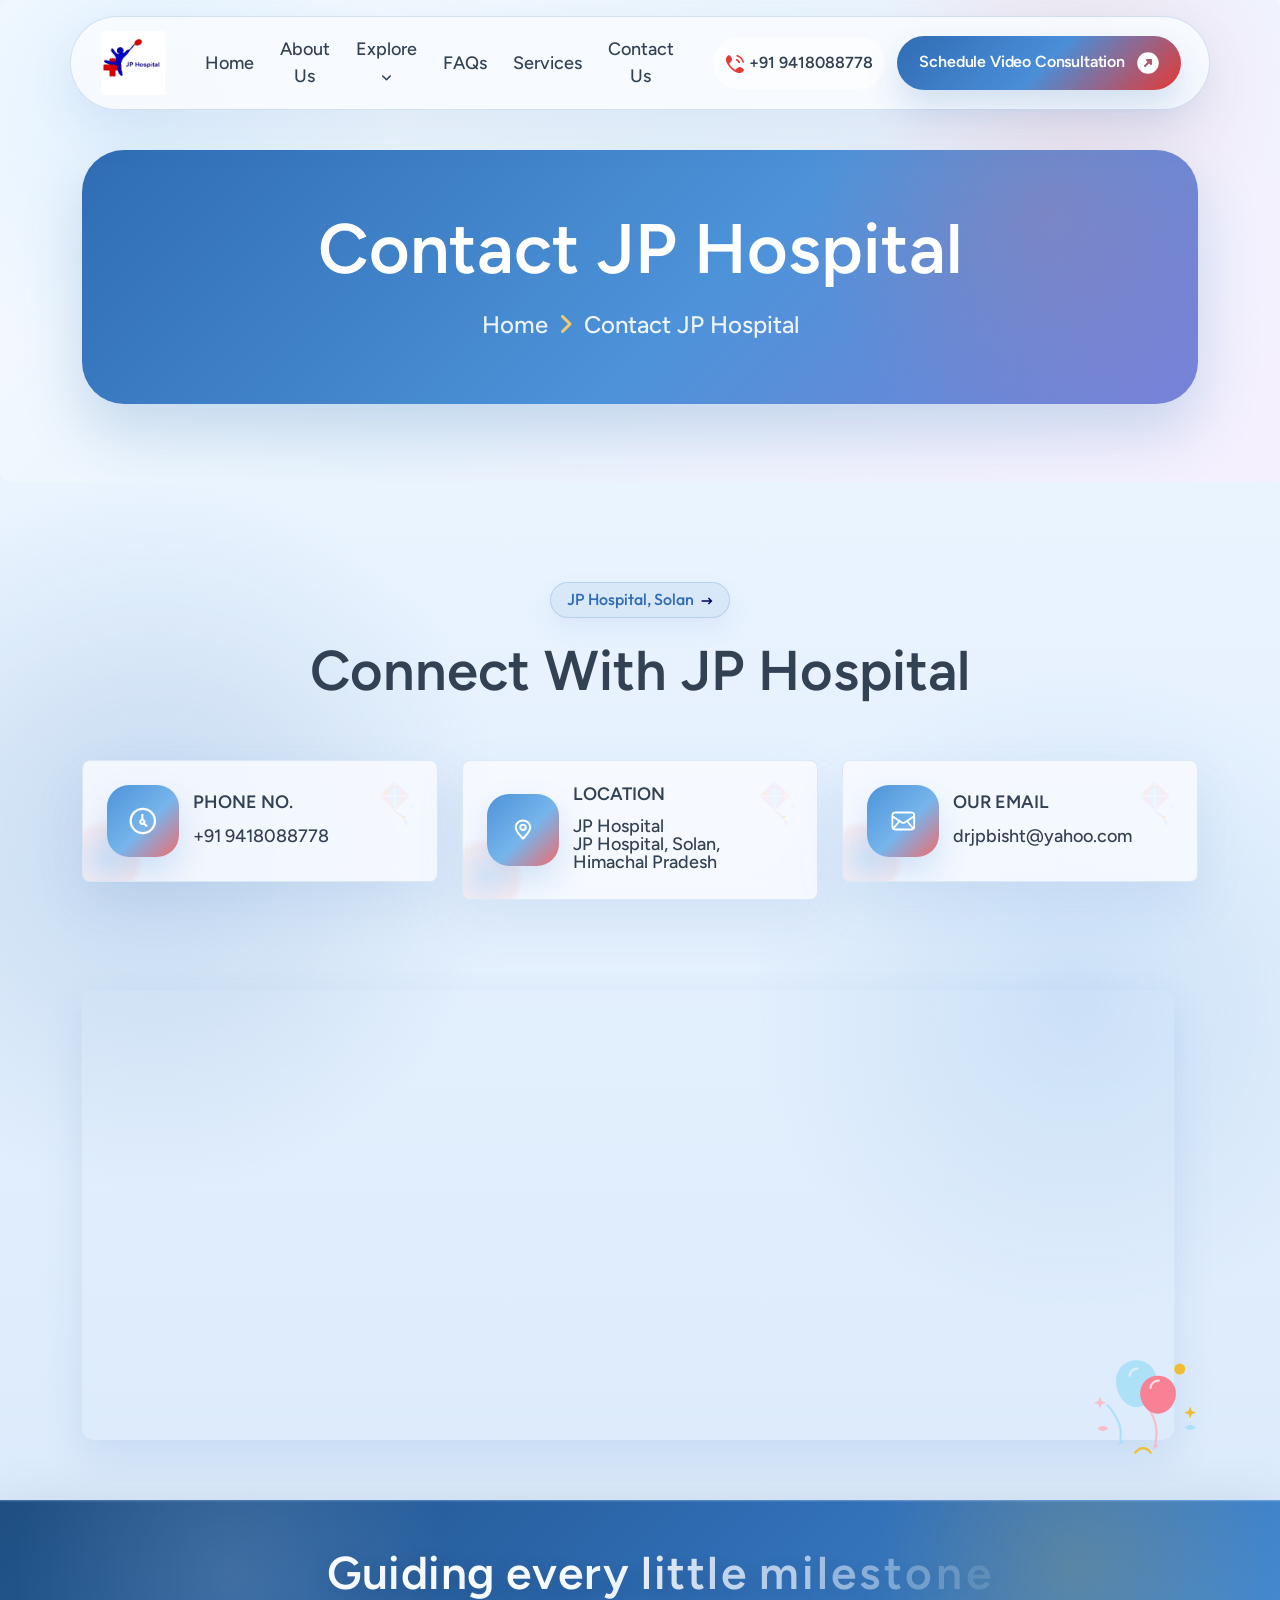
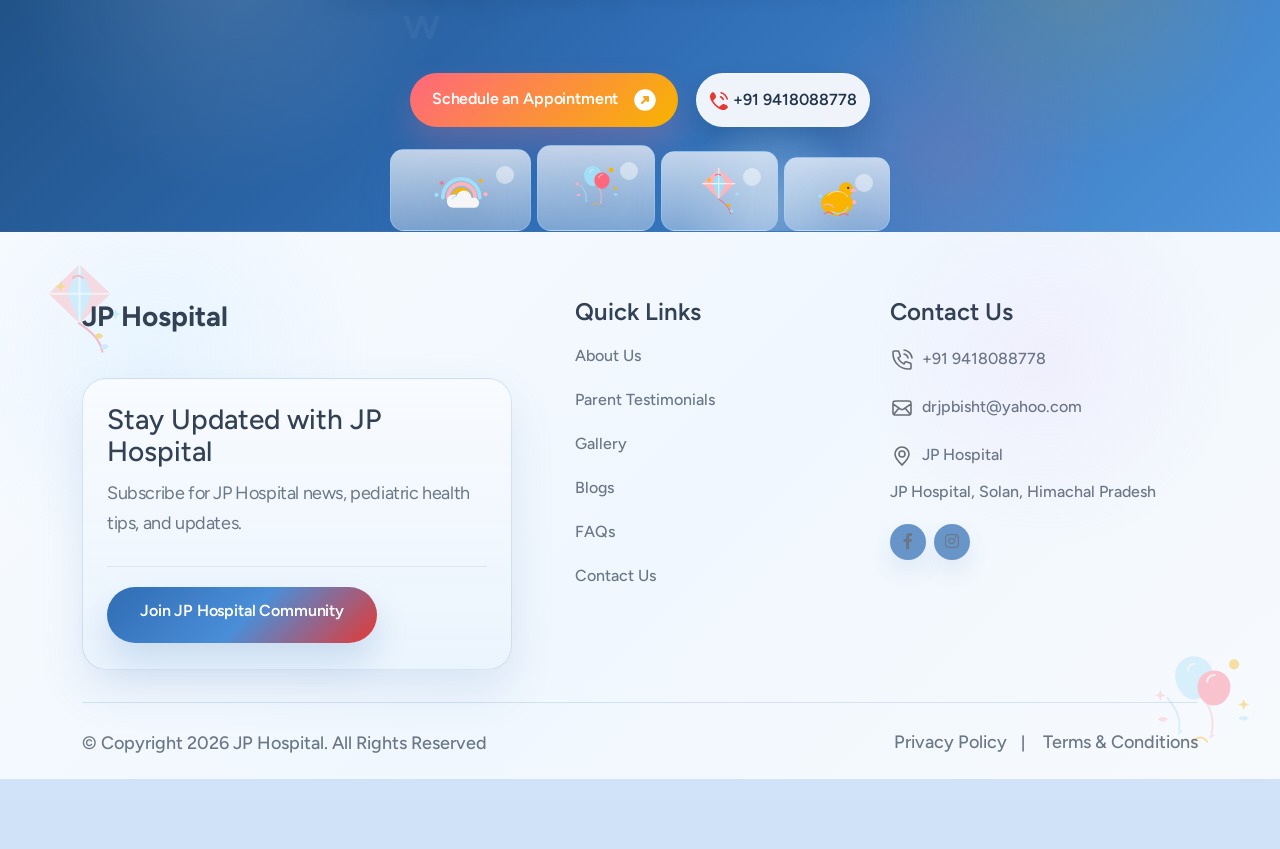
<file: contact.html>
<!DOCTYPE html>
<html lang="en">
<head>
    <meta charset="UTF-8">
    <meta name="viewport" content="width=device-width, initial-scale=1.0">
    <title>JP Hospital - Contact Us</title>
    <link rel="shortcut icon" href="assets/img/logo/442677277_466438559161188_4576483210212181879_n.jpg">
    <link rel="stylesheet" href="assets/css/plugins/bootstrap.min.css">
    <link rel="stylesheet" href="assets/css/plugins/aos.css">
    <link rel="stylesheet" href="assets/css/plugins/fontawesome.css">
    <link rel="stylesheet" href="assets/css/plugins/magnific-popup.css">
    <link rel="stylesheet" href="assets/css/plugins/owlcarousel.min.css">
    <link rel="stylesheet" href="assets/css/plugins/sidebar.css">
    <link rel="stylesheet" href="assets/css/plugins/slick-slider.css">
    <link rel="stylesheet" href="assets/css/plugins/nice-select.css">
    <link rel="stylesheet" href="assets/css/plugins/swiper-bundle.css">
    <link rel="stylesheet" href="assets/css/main.css">
    <script src="assets/js/plugins/jquery-3-7-1.min.js"></script>
</head>

<body class="homepage1-body">

<!--===== PRELOADER STARTS =======-->
<div class="cs_preloader">
  <div class="cs_preloader_in">
    <div class="cs_wave_first">
      <img 
        src="assets/img/logo/442677277_466438559161188_4576483210212181879_n.jpg"
        alt=""
        style="width:100px;height:100px;"
      >

      <p style="text-align:center;font-size:18px;color:#4a585f;margin-top:10px;">
        Loading
        <span style="animation:dot 1.4s infinite; animation-delay:0s;">.</span>
        <span style="animation:dot 1.4s infinite; animation-delay:0.2s;">.</span>
        <span style="animation:dot 1.4s infinite; animation-delay:0.4s;">.</span>
      </p>
    </div>
  </div>
</div>

<style>
@keyframes dot {
  0% { opacity: 0; }
  50% { opacity: 1; }
  100% { opacity: 0; }
}
</style>

<!--===== PRELOADER ENDS =======-->

<!--===== PROGRESS STARTS=======-->
<div class="paginacontainer">
     <div class="progress-wrap">
       <svg class="progress-circle svg-content" width="100%" height="100%" viewBox="-1 -1 102 102">
         <path d="M50,1 a49,49 0 0,1 0,98 a49,49 0 0,1 0,-98"/>
       </svg>
     </div>
   </div>
 <!--===== PROGRESS ENDS=======-->

<!--=====HEADER START=======-->
<header class="homepage4-body">
  <div id="vl-header-sticky" class="vl-header-area vl-transparent-header">
      <div class="container">
          <div class="row align-items-center row-bg1">
              <div class="col-lg-2 col-md-6 col-6">
                  <div class="vl-logo">
                      <a href="index.html"><img src="assets/img/logo/442677277_466438559161188_4576483210212181879_n.jpg" alt="JP Hospital"></a>
                  </div>
              </div>
              <div class="col-lg-5 d-none d-lg-block">
                  <div class="vl-main-menu text-center">
                         <nav class="vl-mobile-menu-active">
<ul>
    <li class="has-dropdown">
        <a href="index.html">Home <span class="arrow-size"></i></span></a>
       
    </li>
    <li class="has-dropdown">
        <a href="about.html">About Us <span class="arrow-size"></i></span></a>
    </li>
    <li class="has-dropdown">
      <a href="#">Explore <span class="arrow-size"><i class="fa-solid fa-angle-down d-lg-inline d-none"></i></span></a>
        <ul class="sub-menu">
            <li><a href="testimonial.html">Testimonials</a></li>
            <li><a href="Gallery.html">Gallery</a></li>
            <li><a href="blogs.html">Blogs</a></li>
        </ul>
    </li>
    <li class="has-dropdown">
        <a href="faq.html">FAQs <span class="arrow-size"></i></span></a>
    </li>
    <li class="has-dropdown">
        <a href="services.html">Services <span class="arrow-size"></i></span></a>
    </li>
    <li class="has-dropdown">
        <a href="contact.html">Contact Us <span class="arrow-size"></i></span></a>
    </li>
</ul>
                      </nav>
                  </div>
              </div>
              <div class="col-lg-5 col-md-6 col-6">
                <div class="vl-hero-btn d-none d-lg-block text-end">
                  <div class="btn-area1">
                    <a href="tel:+919418088778" class="phone"><svg xmlns="http://www.w3.org/2000/svg" width="20" height="20" viewBox="0 0 20 20" fill="none">
                        <g clip-path="url(#clip0_5825_4343)">
<path d="M4.32688 1.17598C4.79912 1.27359 5.1752 1.59087 5.40887 2.01006L6.15321 3.34544C6.42738 3.83727 6.65811 4.25117 6.80878 4.61098C6.96862 4.99266 7.06355 5.36904 7.02016 5.78518C6.97676 6.20131 6.80622 6.55001 6.57107 6.8905C6.3494 7.21148 6.03823 7.56888 5.66848 7.99356L4.57431 9.25038C4.37824 9.47563 4.2802 9.58821 4.27124 9.72896C4.26228 9.86971 4.34263 9.98996 4.50333 10.2304C5.87299 12.2796 7.71894 14.1262 9.76983 15.497C10.0103 15.6577 10.1305 15.738 10.2712 15.7291C10.412 15.7201 10.5247 15.6221 10.7498 15.426L12.0067 14.3318C12.4314 13.962 12.7888 13.6509 13.1098 13.4292C13.4502 13.194 13.799 13.0235 14.2151 12.9801C14.6312 12.9367 15.0077 13.0317 15.3893 13.1915C15.7491 13.3422 16.163 13.5729 16.6547 13.847L17.9902 14.5915C18.4094 14.8251 18.7267 15.2012 18.8243 15.6734C18.9229 16.1505 18.7775 16.6302 18.4562 17.0244C17.2904 18.4547 15.4227 19.3654 13.4633 18.9701C12.259 18.7272 11.0707 18.3225 9.63342 17.4982C6.74558 15.842 4.15636 13.2514 2.50212 10.367C1.67786 8.92963 1.2731 7.74134 1.03015 6.53696C0.634898 4.5776 1.54559 2.70987 2.9759 1.54412C3.37009 1.22284 3.84971 1.07736 4.32688 1.17598Z" fill="#F26B6C"/>
<path fill-rule="evenodd" clip-rule="evenodd" d="M11.3062 1.54C11.4337 1.0978 11.8957 0.842779 12.3379 0.970388C15.5607 1.90041 18.099 4.43862 19.0292 7.66132C19.1567 8.1035 18.9017 8.56545 18.4596 8.69304C18.0174 8.8207 17.5554 8.5657 17.4278 8.1235C16.6565 5.45101 14.5483 3.34295 11.8757 2.57171C11.4336 2.4441 11.1786 1.98219 11.3062 1.54ZM10.7947 5.47187C10.9747 5.04825 11.4639 4.85066 11.8876 5.03055C13.2723 5.6186 14.381 6.72725 14.969 8.11199C15.1489 8.53562 14.9513 9.02487 14.5277 9.20479C14.1041 9.38462 13.6148 9.18704 13.4349 8.76345C13.0157 7.77614 12.2234 6.9839 11.2361 6.56463C10.8125 6.38474 10.6149 5.8955 10.7947 5.47187Z" fill="#F26B6C"/>
                        </g>
                        <defs>
<clipPath id="clip0_5825_4343">
  <rect width="20" height="20" fill="white"/>
</clipPath>
                        </defs>
                      </svg>+91 9418088778</a>
                    <a href="https://drjpbisht.exlyapp.com/a8c4b282-6f3e-43cb-b506-ca9ee52e7de0" class="vl-btn4">Schedule Video Consultation<span><svg xmlns="http://www.w3.org/2000/svg" width="22" height="22" viewBox="0 0 22 22" fill="none">
                        <path fill-rule="evenodd" clip-rule="evenodd" d="M11 0.25C5.06294 0.25 0.25 5.06294 0.25 11C0.25 16.9371 5.06294 21.75 11 21.75C16.9371 21.75 21.75 16.9371 21.75 11C21.75 5.06294 16.9371 0.25 11 0.25ZM10 7C9.5955 7 9.2309 7.24364 9.0761 7.61732C8.92134 7.99099 9.0069 8.42111 9.2929 8.70711L10.5858 10L7.29289 13.2929C6.90237 13.6834 6.90237 14.3166 7.29289 14.7071C7.68342 15.0976 8.31658 15.0976 8.70711 14.7071L12 11.4142L13.2929 12.7071C13.5789 12.9931 14.009 13.0787 14.3827 12.9239C14.7564 12.7691 15 12.4045 15 12V8C15 7.44772 14.5523 7 14 7H10Z" fill="white"/>
                      </svg></span></a>
                </div>
                </div>
                <div class="vl-header-action-item d-block d-lg-none">
                  <button type="button" class="vl-offcanvas-toggle">
                    <i class="fa-solid fa-bars-staggered"></i>
                  </button>
               </div>
              </div>
          </div>
      </div>
  </div>
</header>
 <!--=====HEADER END =======-->

 <!--===== MOBILE HEADER STARTS =======-->
<div class="homepage4-body">
  <div class="vl-offcanvas">
    <div class="vl-offcanvas-wrapper">
        <div class="vl-offcanvas-header d-flex justify-content-between align-items-center mb-90">
            <div class="vl-offcanvas-logo">
              <a href="index.html"><img src="assets/img/logo/442677277_466438559161188_4576483210212181879_n.jpg" alt="JP Hospital"></a>
            </div>
            <div class="vl-offcanvas-close">
               <button class="vl-offcanvas-close-toggle" type="button" aria-label="Close menu"><i class="fa-solid fa-xmark"></i></button>
            </div>
        </div>

        <div class="vl-offcanvas-menu d-lg-none mb-40">
            <nav></nav>
        </div>

        <div class="space20"></div>
        <div class="vl-offcanvas-info">
            <div class="space20"></div>
            <span><a href="mailto:drjpbisht@yahoo.com"> <i class="fa-regular fa-envelope"></i>drjpbisht@yahoo.com</a></span>
            <span><a href="tel:+919418088778"><i class="fa-solid fa-phone"></i>+91 9418088778</a></span>
            <span><a href="https://www.google.com/maps/place/JP+Hospital+Solan/@30.9065845,77.103454,17z/data=!3m1!4b1!4m12!1m5!3m4!2zMzDCsDU0JzIzLjciTiA3N8KwMDYnMzAuMCJF!8m2!3d30.90658!4d77.1083249!3m5!1s0x390f8149589b6593:0x71f9a4d795927ba!8m2!3d30.90658!4d77.1083249!16s%2Fg%2F1q63ck9x6?hl=en-US&entry=ttu&g_ep=EgoyMDI2MDMxOC4xIKXMDSoASAFQAw%3D%3D"><i class="fa-solid fa-location-dot"></i> 
              JP Hospital
              <br>
              JP Hospital, Solan, Himachal Pradesh
            </a></span>
        </div>
        <div class="space20"></div>
        <div class="vl-offcanvas-social">
            <h3 class="vl-offcanvas-sm-title">Follow Us</h3>
            <div class="space20"></div>
            <a href="https://www.facebook.com/jphospitalsolan/"><i class="fab fa-facebook-f"></i></a>
            <a href="https://www.instagram.com/jp_hospital_solan/"><i class="fab fa-instagram"></i></a>
         </div>
    </div>
</div>
<div class="vl-offcanvas-overlay"></div>
</div>
<!--===== MOBILE HEADER ENDS =======-->

<!--===== HERO AREA STARTS =======-->
<div class="inner-header-section-area">
  <div class="container">
    <div class="row align-items-center">
      <div class="col-lg-12">
        <div class="hero-header">
          <h1 class="text-anime-style-1">Contact JP Hospital</h1>
          <div class="space28"></div>
          <a href="index.html" class="bradecrumb">Home <i class="fa-solid fa-angle-right"></i> Contact JP Hospital</a>
        </div>
      </div>
    </div>
  </div>
</div>
<!--===== HERO AREA ENDS =======-->

<!--===== CONTACT AREA STARTS =======-->
<div class="contact-inner-section-area sp2">
    <div class="container">
      <div class="row">
        <div class="col-lg-8 m-auto">
          <div class="heading4 text-center space-margin60">
            <h5 class="vl-section-subtitle">JP Hospital, Solan <svg xmlns="http://www.w3.org/2000/svg" width="13" height="8" viewBox="0 0 13 8" fill="none">
              <path d="M0.667969 4.00033H11.049M8.00137 7.33366L11.3346 4.00033L8.0013 0.666992" stroke="#02015A" stroke-width="1.5"/>
            </svg>
          </h5>
          <div class="space24"></div>
          <h2 class="vl-section-title text-anime-style-3">Connect With JP Hospital</h2>
          </div>
        </div>
      </div>
      <div class="row">
        <div class="col-lg-12">
            <div class="contact-single-boxarea2">
              <div class="row">
                <div class="col-lg-4 col-md-6">
                  <div class="single-box">
                    <div class="icons">
                      <svg xmlns="http://www.w3.org/2000/svg" width="33" height="32" viewBox="0 0 33 32" fill="none">
                        <path d="M16.305 29.3327C23.6688 29.3327 29.6383 23.3631 29.6383 15.9993C29.6383 8.63555 23.6688 2.66602 16.305 2.66602C8.94122 2.66602 2.97168 8.63555 2.97168 15.9993C2.97168 23.3631 8.94122 29.3327 16.305 29.3327Z" stroke="#1C293F" stroke-width="2.5"/>
                        <path d="M16.9351 9.15785C16.9351 8.51839 16.4167 8 15.7772 8C15.1378 8 14.6194 8.51839 14.6194 9.15785H16.9351ZM18.9116 18.3738C18.4594 17.9217 17.7264 17.9217 17.2743 18.3738C16.8221 18.826 16.8221 19.559 17.2743 20.0112L18.9116 18.3738ZM19.59 22.3269C20.0421 22.7791 20.7751 22.7791 21.2273 22.3269C21.6795 21.8747 21.6795 21.1417 21.2273 20.6895L19.59 22.3269ZM14.6194 9.15785V14.5611H16.9351V9.15785H14.6194ZM17.2743 20.0112L19.59 22.3269L21.2273 20.6895L18.9116 18.3738L17.2743 20.0112ZM16.9351 16.8768C16.9351 17.5163 16.4167 18.0347 15.7772 18.0347V20.3504C17.6956 20.3504 19.2508 18.7951 19.2508 16.8768H16.9351ZM15.7772 18.0347C15.1378 18.0347 14.6194 17.5163 14.6194 16.8768H12.3037C12.3037 18.7951 13.8589 20.3504 15.7772 20.3504V18.0347ZM14.6194 16.8768C14.6194 16.2374 15.1378 15.719 15.7772 15.719V13.4033C13.8589 13.4033 12.3037 14.9585 12.3037 16.8768H14.6194ZM15.7772 15.719C16.4167 15.719 16.9351 16.2374 16.9351 16.8768H19.2508C19.2508 14.9585 17.6956 13.4033 15.7772 13.4033V15.719Z" fill="#1C293F"/>
                      </svg>
                    </div>
                    <div class="text">
                      <h4>Phone No.</h4>
                      <div class="space14"></div>
                      <a href="tel:+919418088778">+91 9418088778</a>
                    </div>
                  </div>
                </div>
    
                <div class="col-lg-4 col-md-6">
                  <div class="single-box">
                    <div class="icons">
      <svg width="33" height="33" viewBox="0 0 33 33" fill="none" xmlns="http://www.w3.org/2000/svg">

        <!-- Location pin -->
        <path d="M16.5 26
                 C20.5 21.8 24.5 18.2 24.5 13.6
                 C24.5 9.2 20.9 6 16.5 6
                 C12.1 6 8.5 9.2 8.5 13.6
                 C8.5 18.2 12.5 21.8 16.5 26Z"
              stroke="#1C293F"
              stroke-width="2.2"
              stroke-linecap="round"
              stroke-linejoin="round"/>

        <circle cx="16.5" cy="13.6" r="3"
                stroke="#1C293F"
                stroke-width="2.2"/>
      </svg>
    </div>
                    <div class="text">
                      <h4>location</h4>
                      <div class="space14"></div>
                      <a href="https://www.google.com/maps/place/JP+Hospital+Solan/@30.9065845,77.103454,17z/data=!3m1!4b1!4m12!1m5!3m4!2zMzDCsDU0JzIzLjciTiA3N8KwMDYnMzAuMCJF!8m2!3d30.90658!4d77.1083249!3m5!1s0x390f8149589b6593:0x71f9a4d795927ba!8m2!3d30.90658!4d77.1083249!16s%2Fg%2F1q63ck9x6?hl=en-US&entry=ttu&g_ep=EgoyMDI2MDMxOC4xIKXMDSoASAFQAw%3D%3D">
                      JP Hospital
                      <br>
                      JP Hospital, Solan, Himachal Pradesh
                      </a>
                    </div>
                  </div>
                </div>
    
                <div class="col-lg-4 col-md-6">
                  <div class="single-box">
                    <div class="icons">
                      <svg xmlns="http://www.w3.org/2000/svg" width="33" height="32" viewBox="0 0 33 32" fill="none">
                        <path d="M6.13704 24.0013L12.8037 16.0013M27.4704 24.0013L20.8037 16.0013M4.80371 10.668L14.437 17.0901C15.2924 17.6604 15.72 17.9456 16.1822 18.0562C16.5908 18.1542 17.0166 18.1542 17.4252 18.0562C17.8874 17.9456 18.315 17.6604 19.1704 17.0901L28.8037 10.668M9.07038 25.3346H24.537C26.0305 25.3346 26.7773 25.3346 27.3477 25.044C27.8494 24.7884 28.2574 24.3804 28.513 23.8786C28.8037 23.3082 28.8037 22.5614 28.8037 21.068V10.9346C28.8037 9.44117 28.8037 8.69442 28.513 8.124C28.2574 7.62222 27.8494 7.21428 27.3477 6.95862C26.7773 6.66797 26.0305 6.66797 24.537 6.66797H9.07038C7.57691 6.66797 6.83016 6.66797 6.25974 6.95862C5.75796 7.21428 5.35002 7.62222 5.09436 8.124C4.80371 8.69442 4.80371 9.44116 4.80371 10.9346V21.068C4.80371 22.5614 4.80371 23.3082 5.09436 23.8786C5.35002 24.3804 5.75796 24.7884 6.25974 25.044C6.83016 25.3346 7.5769 25.3346 9.07038 25.3346Z" stroke="#1C293F" stroke-width="2" stroke-linecap="round" stroke-linejoin="round"/>
                      </svg>
                    </div>
                    <div class="text">
                      <h4>Our Email</h4>
                      <div class="space14"></div>
                      <a href="mailto:drjpbisht@yahoo.com">drjpbisht@yahoo.com</a>
                    </div>
                  </div>
                </div>
              </div>
            </div>
          </div>
          <div class="space60"></div>
        <!-- FULL WIDTH MAP -->
        <div class="row">
  <div class="col-lg-12">
    <div class="contact-map-card" style="
      width:100%;
      height:450px;
      overflow:hidden;
      border-radius:12px;
    ">
      <iframe
  src="https://www.google.com/maps?q=JP%20Hospital%20Solan,30.90658,77.1083249&z=17&output=embed"
  title="JP Hospital location map"
  loading="lazy"
  allowfullscreen
  referrerpolicy="no-referrer-when-downgrade"
  style="
    width:100%;
    height:100%;
    border:0;
    display:block;
  ">
</iframe>

      
    </div>
  </div>
</div>

    </div>
</div>

<!--===== CONTACT AREA ENDS =======-->

<!--===== CTA AREA STARTS =======-->
<div class="cta4-section-area contact-page-cta" style="background-image: linear-gradient(135deg, rgba(17, 56, 85, 0.84), rgba(17, 56, 85, 0.58)), url(assets/img/refresh/bg/inner-waiting-room.jpg); background-position: center; background-size: cover; background-repeat: no-repeat;">
  <div class="container">
    <div class="row justify-content-center">
      <div class="col-lg-10">
        <div class="cta-content-area heading1 cta-centered-content">
          <h2 class="text-anime-style-3">Guiding every little milestone with trusted pediatric care.</h2>
          <div class="space24"></div>
          <div class="btn-area1">
            <a href="https://drjpbisht.exlyapp.com/a8c4b282-6f3e-43cb-b506-ca9ee52e7de0" class="vl-btn4">Schedule an Appointment <span><svg xmlns="http://www.w3.org/2000/svg" width="22" height="22" viewBox="0 0 22 22" fill="none">
                <path fill-rule="evenodd" clip-rule="evenodd" d="M11 0.25C5.06294 0.25 0.25 5.06294 0.25 11C0.25 16.9371 5.06294 21.75 11 21.75C16.9371 21.75 21.75 16.9371 21.75 11C21.75 5.06294 16.9371 0.25 11 0.25ZM10 7C9.5955 7 9.2309 7.24364 9.0761 7.61732C8.92134 7.99099 9.0069 8.42111 9.2929 8.70711L10.5858 10L7.29289 13.2929C6.90237 13.6834 6.90237 14.3166 7.29289 14.7071C7.68342 15.0976 8.31658 15.0976 8.70711 14.7071L12 11.4142L13.2929 12.7071C13.5789 12.9931 14.009 13.0787 14.3827 12.9239C14.7564 12.7691 15 12.4045 15 12V8C15 7.44772 14.5523 7 14 7H10Z" fill="white"/>
              </svg></span></a>
            <a href="tel:+919418088778" class="phone"><svg xmlns="http://www.w3.org/2000/svg" width="20" height="20" viewBox="0 0 20 20" fill="none">
                <g clip-path="url(#clip0_5825_4343)">
                  <path d="M4.32688 1.17598C4.79912 1.27359 5.1752 1.59087 5.40887 2.01006L6.15321 3.34544C6.42738 3.83727 6.65811 4.25117 6.80878 4.61098C6.96862 4.99266 7.06355 5.36904 7.02016 5.78518C6.97676 6.20131 6.80622 6.55001 6.57107 6.8905C6.3494 7.21148 6.03823 7.56888 5.66848 7.99356L4.57431 9.25038C4.37824 9.47563 4.2802 9.58821 4.27124 9.72896C4.26228 9.86971 4.34263 9.98996 4.50333 10.2304C5.87299 12.2796 7.71894 14.1262 9.76983 15.497C10.0103 15.6577 10.1305 15.738 10.2712 15.7291C10.412 15.7201 10.5247 15.6221 10.7498 15.426L12.0067 14.3318C12.4314 13.962 12.7888 13.6509 13.1098 13.4292C13.4502 13.194 13.799 13.0235 14.2151 12.9801C14.6312 12.9367 15.0077 13.0317 15.3893 13.1915C15.7491 13.3422 16.163 13.5729 16.6547 13.847L17.9902 14.5915C18.4094 14.8251 18.7267 15.2012 18.8243 15.6734C18.9229 16.1505 18.7775 16.6302 18.4562 17.0244C17.2904 18.4547 15.4227 19.3654 13.4633 18.9701C12.259 18.7272 11.0707 18.3225 9.63342 17.4982C6.74558 15.842 4.15636 13.2514 2.50212 10.367C1.67786 8.92963 1.2731 7.74134 1.03015 6.53696C0.634898 4.5776 1.54559 2.70987 2.9759 1.54412C3.37009 1.22284 3.84971 1.07736 4.32688 1.17598Z" fill="#F26B6C"/>
                  <path fill-rule="evenodd" clip-rule="evenodd" d="M11.3062 1.54C11.4337 1.0978 11.8957 0.842779 12.3379 0.970388C15.5607 1.90041 18.099 4.43862 19.0292 7.66132C19.1567 8.1035 18.9017 8.56545 18.4596 8.69304C18.0174 8.8207 17.5554 8.5657 17.4278 8.1235C16.6565 5.45101 14.5483 3.34295 11.8757 2.57171C11.4336 2.4441 11.1786 1.98219 11.3062 1.54ZM10.7947 5.47187C10.9747 5.04825 11.4639 4.85066 11.8876 5.03055C13.2723 5.6186 14.381 6.72725 14.969 8.11199C15.1489 8.53562 14.9513 9.02487 14.5277 9.20479C14.1041 9.38462 13.6148 9.18704 13.4349 8.76345C13.0157 7.77614 12.2234 6.9839 11.2361 6.56463C10.8125 6.38474 10.6149 5.8955 10.7947 5.47187Z" fill="#F26B6C"/>
                </g>
                <defs>
                  <clipPath id="clip0_5825_4343M">
                    <rect width="20" height="20" fill="white"/>
                  </clipPath>
                </defs>
              </svg>+91 9418088778</a>
          </div>
        </div>
        <div class="cta-playful-scene" aria-hidden="true">
          <div class="cta-playful-card card-rainbow">
            <img src="assets/img/theme/child-rainbow-cloud.svg" alt="" loading="lazy">
          </div>
          <div class="cta-playful-card card-balloons">
            <img src="assets/img/theme/child-balloons.svg" alt="" loading="lazy">
          </div>
          <div class="cta-playful-card card-kite">
            <img src="assets/img/theme/child-kite.svg" alt="" loading="lazy">
          </div>
          <div class="cta-playful-card card-duck">
            <img src="assets/img/theme/baby-duck.svg" alt="" loading="lazy">
          </div>
        </div>
      </div>
    </div>
  </div>
</div>
<!--===== CTA AREA ENDS =======-->

<!--===== FOOTER AREA STARTS =======-->
<div class="vl-footer4-section-area" style="background-image: linear-gradient(180deg, rgba(14, 45, 74, 0.92), rgba(14, 45, 74, 0.8)), url(assets/img/refresh/bg/footer-clinic-interior.jpg); background-position: center; background-repeat: no-repeat; background-size: cover;">
  <div class="container">
    <div class="row">

      <!-- FOOTER DESCRIPTION -->
      <div class="col-lg-5 col-md-6">
        <div class="footer-description-area">
          <h3 style="font-weight:700;">JP Hospital</h3>
          <div class="space24"></div>
          <div class="footer-community-card">
            <h3>Stay Updated with JP Hospital</h3>
            <p>Subscribe for JP Hospital news, pediatric health tips, and updates.</p>
            <a href="https://drjpbisht.exlyapp.com/4d2ba89d-1718-4795-b537-b6f9793369b2" class="vl-btn4">Join JP Hospital Community</a>
          </div>
        </div>
      </div>

      <!-- QUICK LINKS -->
      <div class="col-lg col-md-6">
        <div class="space30 d-md-none d-block"></div>
        <div class="footer-widget-area foot-padding1"> 
          <h3>Quick Links</h3>
          <ul>
            <li><a href="about.html">About Us</a></li>
            <li><a href="testimonial.html">Parent Testimonials</a></li>
            <li><a href="Gallery.html">Gallery</a></li>
            <li><a href="blogs.html">Blogs</a></li>
            <li><a href="faq.html">FAQs</a></li>
            <li><a href="contact.html">Contact Us</a></li>
          </ul>
        </div>
      </div>

      <!-- CONTACT DETAILS -->
      <div class="col-lg col-md-6">
        <div class="space30 d-lg-none d-block"></div>
        <div class="footer-widget-area">
          <h3>Contact Us</h3>
          <ul>

            <li>
              <a href="tel:+919418088778">
                <svg xmlns="http://www.w3.org/2000/svg" width="24" height="24" viewBox="0 0 24 24" fill="none">
                  <path d="M14.05 6C15.0268 6.19057 15.9244 6.66826 16.6281 7.37194C17.3318 8.07561 17.8095 8.97326 18 9.95M14.05 2C16.0793 2.22544 17.9716 3.13417 19.4163 4.57701C20.8609 6.01984 21.7721 7.91101 22 9.94M18.5 21C9.93959 21 3 14.0604 3 5.5C3 5.11378 3.01413 4.73086 3.04189 4.35173C3.07375 3.91662 3.08968 3.69907 3.2037 3.50103C3.29814 3.33701 3.4655 3.18146 3.63598 3.09925C3.84181 3 4.08188 3 4.56201 3H7.37932C7.78308 3 7.98496 3 8.15802 3.06645C8.31089 3.12515 8.44701 3.22049 8.55442 3.3441C8.67601 3.48403 8.745 3.67376 8.88299 4.05321L10.0491 7.26005C10.2096 7.70153 10.2899 7.92227 10.2763 8.1317C10.2643 8.31637 10.2012 8.49408 10.0942 8.64506C9.97286 8.81628 9.77145 8.93713 9.36863 9.17882L8 10C9.2019 12.6489 11.3501 14.7999 14 16L14.8212 14.6314C15.0629 14.2285 15.1837 14.0271 15.3549 13.9058C15.5059 13.7988 15.6836 13.7357 15.8683 13.7237C16.0777 13.7101 16.2985 13.7904 16.74 13.9509L19.9468 15.117C20.3262 15.255 20.516 15.324 20.6559 15.4456C20.7795 15.553 20.8749 15.6891 20.9335 15.842C21 16.015 21 16.2169 21 16.6207V19.438C21 19.9181 21 20.1582 20.9007 20.364C20.8185 20.5345 20.663 20.7019 20.499 20.7963C20.3009 20.9103 20.0834 20.9262 19.6483 20.9581C19.2691 20.9859 18.8862 21 18.5 21Z"
                        stroke="#31353D" stroke-width="1.6" stroke-linecap="round" stroke-linejoin="round"/>
                </svg>
                +91 9418088778
              </a>
            </li>

            <li>
              <a href="mailto:drjpbisht@yahoo.com">
                <svg xmlns="http://www.w3.org/2000/svg" width="24" height="24" viewBox="0 0 24 24" fill="none">
              <path d="M4 18L9 12M20 18L15 12M3 8L10.225 12.8166C10.8665 13.2443 11.1872 13.4582 11.5339 13.5412C11.8403 13.6147 12.1597 13.6147 12.4661 13.5412C12.8128 13.4582 13.1335 13.2443 13.775 12.8166L21 8M6.2 19H17.8C18.9201 19 19.4802 19 19.908 18.782C20.2843 18.5903 20.5903 18.2843 20.782 17.908C21 17.4802 21 16.9201 21 15.8V8.2C21 7.0799 21 6.51984 20.782 6.09202C20.5903 5.71569 20.2843 5.40973 19.908 5.21799C19.4802 5 18.9201 5 17.8 5H6.2C5.0799 5 4.51984 5 4.09202 5.21799C3.71569 5.40973 3.40973 5.71569 3.21799 6.09202C3 6.51984 3 7.07989 3 8.2V15.8C3 16.9201 3 17.4802 3.21799 17.908C3.40973 18.2843 3.71569 18.5903 4.09202 18.782C4.51984 19 5.07989 19 6.2 19Z" stroke="#31353D" stroke-width="1.6"/>
              </svg> drjpbisht@yahoo.com</a>
            </li>

            <li>
              <a href="https://www.google.com/maps/place/JP+Hospital+Solan/@30.9065845,77.103454,17z/data=!3m1!4b1!4m12!1m5!3m4!2zMzDCsDU0JzIzLjciTiA3N8KwMDYnMzAuMCJF!8m2!3d30.90658!4d77.1083249!3m5!1s0x390f8149589b6593:0x71f9a4d795927ba!8m2!3d30.90658!4d77.1083249!16s%2Fg%2F1q63ck9x6?hl=en-US&entry=ttu&g_ep=EgoyMDI2MDMxOC4xIKXMDSoASAFQAw%3D%3D">
                <svg xmlns="http://www.w3.org/2000/svg" width="24" height="24" viewBox="0 0 24 24" fill="none">
                  <path d="M12 21C15.5 17.4 19 14.1764 19 10.2C19 6.22355 15.866 3 12 3C8.13401 3 5 6.22355 5 10.2C5 14.1764 8.5 17.4 12 21Z"
                        stroke="#31353D" stroke-width="1.6"/>
                  <path d="M12 13C13.6569 13 15 11.6569 15 10C15 8.34315 13.6569 7 12 7C10.3431 7 9 8.34315 9 10C9 11.6569 10.3431 13 12 13Z"
                        stroke="#31353D" stroke-width="1.6"/>
                </svg>
                JP Hospital
                <br>
                <br>
                JP Hospital, Solan, Himachal Pradesh

              </a>
            </li>

          </ul>

          <div class="space20"></div>

          <ul class="social-links">
            <li>
              <a href="https://www.facebook.com/jphospitalsolan/">
                <i class="fa-brands fa-facebook-f"></i>
              </a>
            </li>
            <li>
              <a href="https://www.instagram.com/jp_hospital_solan/">
                <i class="fa-brands fa-instagram"></i>
              </a>
            </li>
          </ul>

        </div>
      </div>

    </div>

    <div class="space100"></div>

    <!-- COPYRIGHT -->
    <div class="col-lg-12">
      <div class="copyright-area">
        <a href="#">© Copyright 2026 JP Hospital. All Rights Reserved</a>
        <ul>
          <li><a href="#">Privacy Policy</a><span> | </span></li>
          <li><a href="#">Terms & Conditions</a></li>
        </ul>
      </div>
    </div>

  </div>
</div>
<!--===== FOOTER AREA ENDS =======-->



<script src="assets/js/plugins/bootstrap.min.js"></script>
<script src="assets/js/plugins/fontawesome.js"></script>
<script src="assets/js/plugins/aos.js"></script>
<script src="assets/js/plugins/counter.js"></script>
<script src="assets/js/plugins/gsap.min.js"></script>
<script src="assets/js/plugins/ScrollTrigger.min.js"></script>
<script src="assets/js/plugins/Splitetext.js"></script>
<script src="assets/js/plugins/SmoothScroll.js"></script>
<script src="assets/js/plugins/sidebar.js"></script>
<script src="assets/js/plugins/magnific-popup.js"></script>
<script src="assets/js/plugins/mobilemenu.js"></script>
<script src="assets/js/plugins/owlcarousel.min.js"></script>
<script src="assets/js/plugins/nice-select.js"></script>
<script src="assets/js/plugins/waypoints.js"></script>
<script src="assets/js/plugins/slick-slider.js"></script>
<script src="assets/js/plugins/circle-progress.js"></script>
<script src="assets/js/plugins/swiper.js"></script>
<script src="assets/js/main.js"></script>

</body>
</html>
</file>
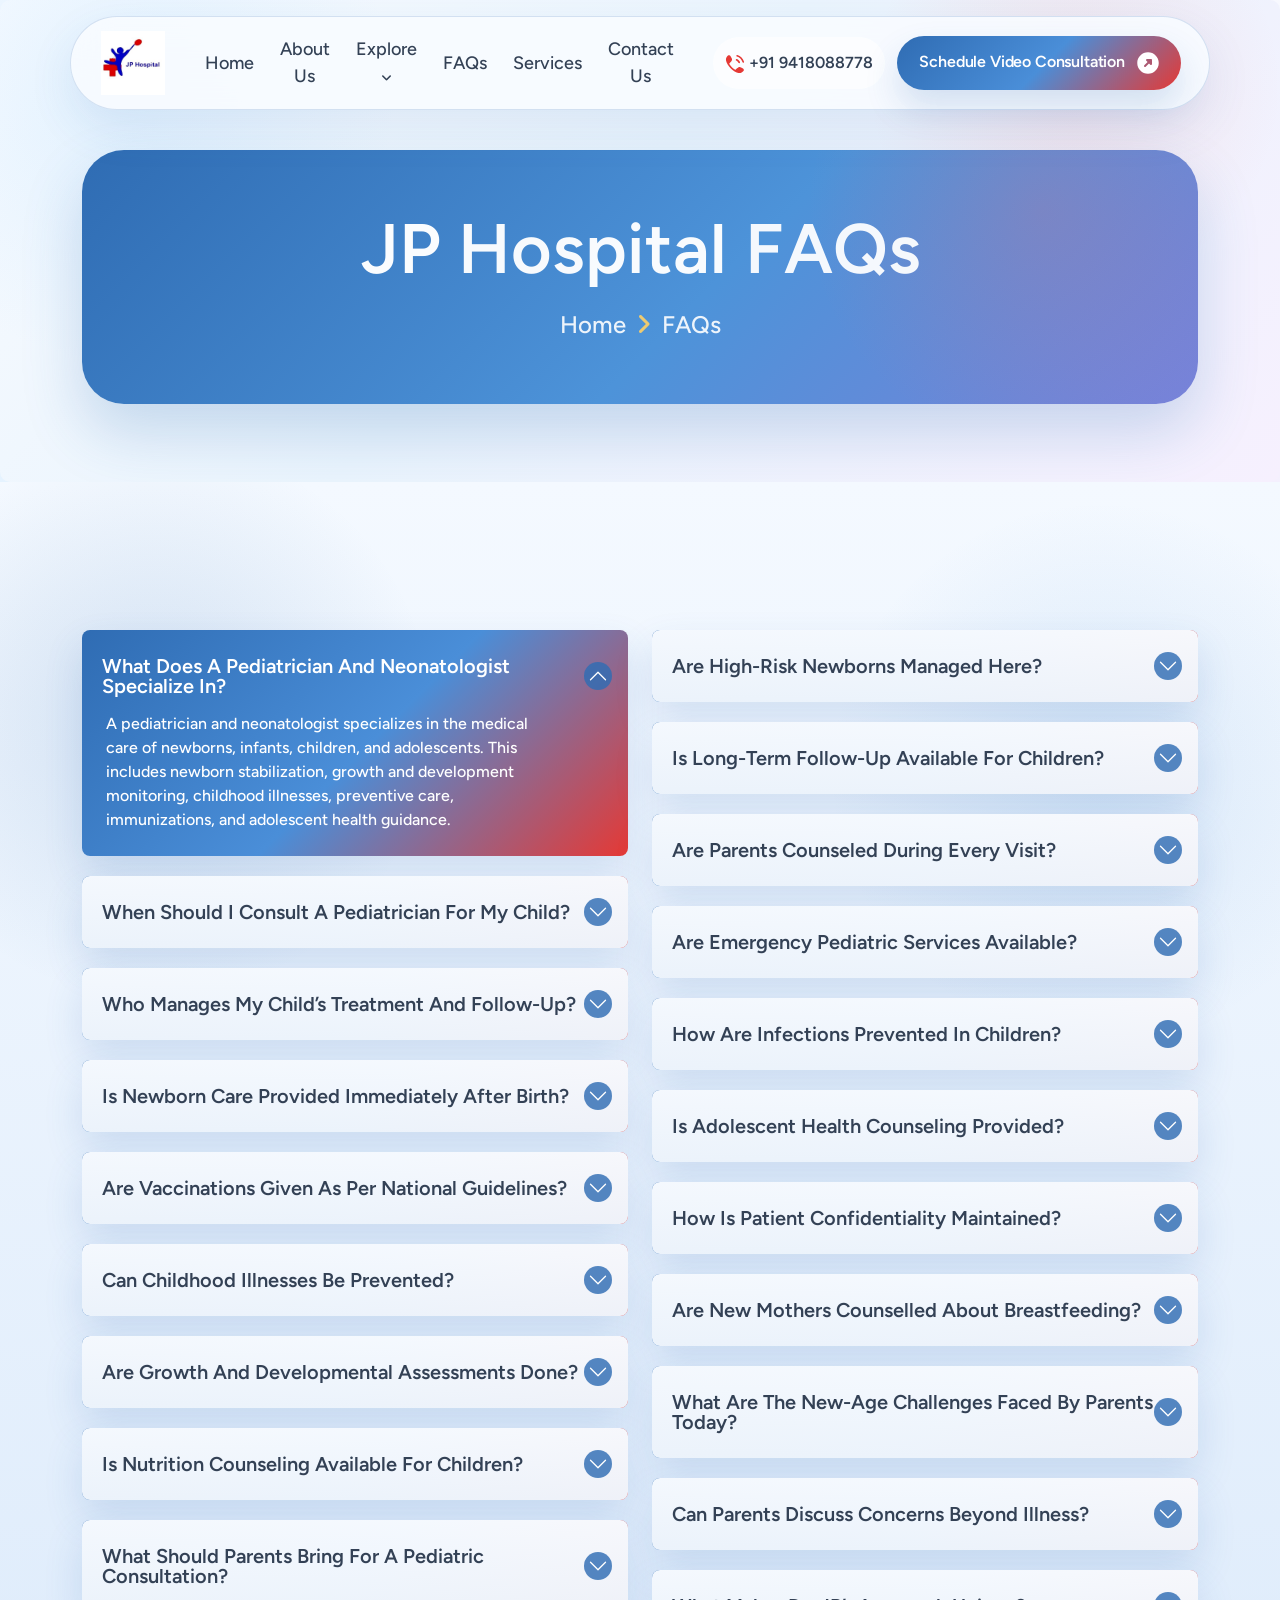
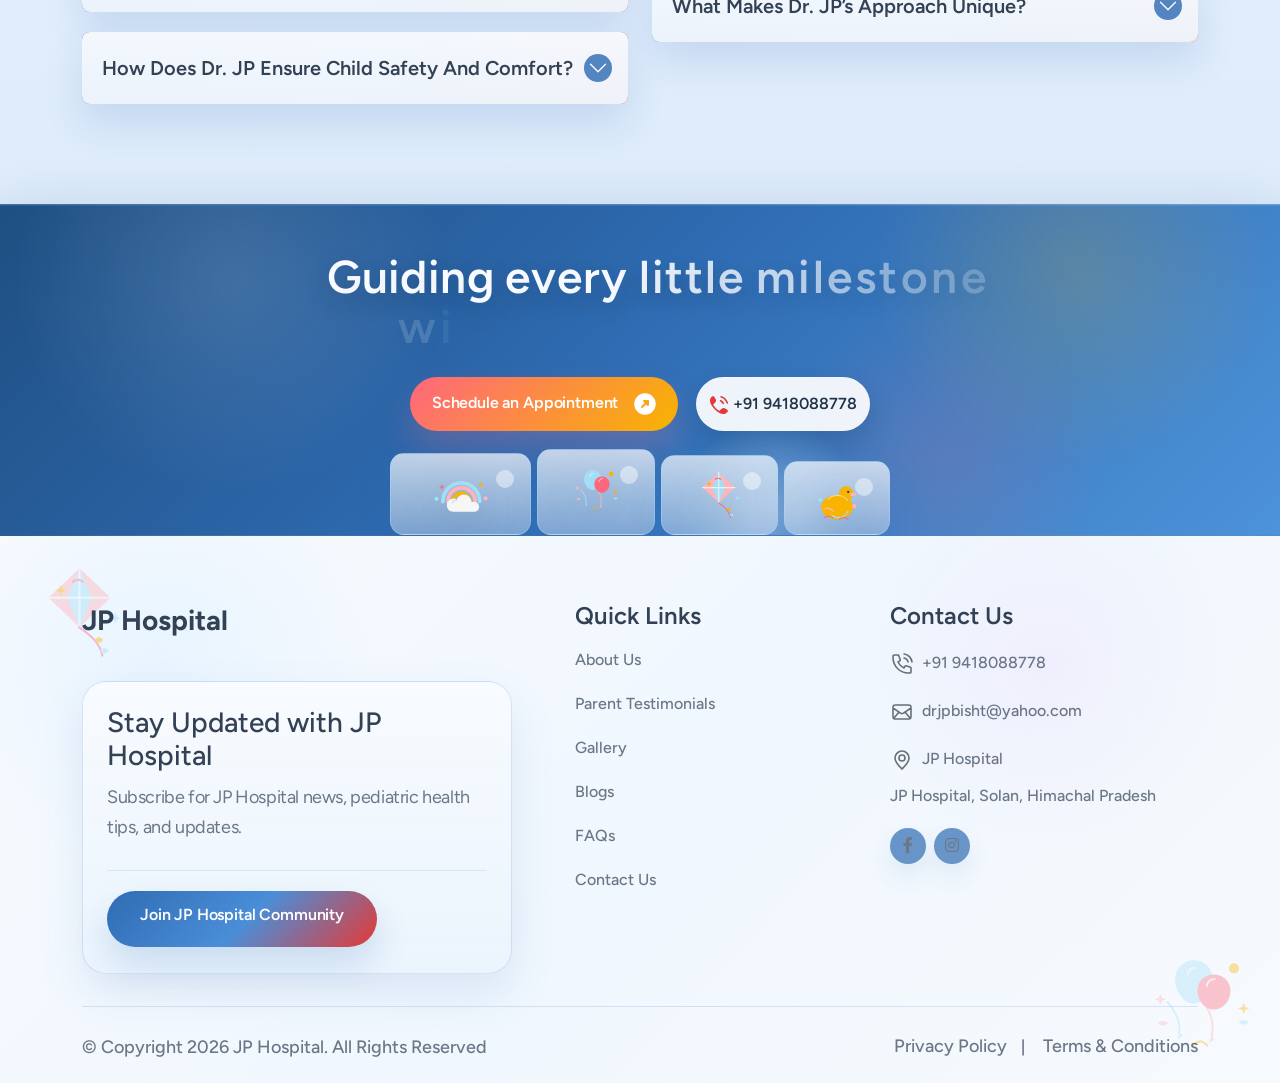
<file: faq.html>
<!DOCTYPE html>
<html lang="en">
<head>
     <meta charset="UTF-8">
     <meta name="viewport" content="width=device-width, initial-scale=1.0">
     <title>JP Hospital - FAQs</title>

     <!--=====FAB ICON=======-->
    <link rel="shortcut icon" href="assets/img/logo/442677277_466438559161188_4576483210212181879_n.jpg">

    <!--===== CSS LINK =======-->
    <link rel="stylesheet" href="assets/css/plugins/bootstrap.min.css">
    <link rel="stylesheet" href="assets/css/plugins/aos.css">
    <link rel="stylesheet" href="assets/css/plugins/fontawesome.css">
    <link rel="stylesheet" href="assets/css/plugins/magnific-popup.css">
    <link rel="stylesheet" href="assets/css/plugins/owlcarousel.min.css">
    <link rel="stylesheet" href="assets/css/plugins/sidebar.css">
    <link rel="stylesheet" href="assets/css/plugins/slick-slider.css">
    <link rel="stylesheet" href="assets/css/plugins/nice-select.css">
    <link rel="stylesheet" href="assets/css/plugins/swiper-bundle.css">
    <link rel="stylesheet" href="assets/css/main.css">

    <!--=====  JS SCRIPT LINK =======-->
    <script src="assets/js/plugins/jquery-3-7-1.min.js"></script>
</head>
<body class="homepage1-body">

<!--===== PRELOADER STARTS =======-->
<div class="cs_preloader">
  <div class="cs_preloader_in">
    <div class="cs_wave_first">
      <img 
        src="assets/img/logo/442677277_466438559161188_4576483210212181879_n.jpg"
        alt=""
        style="width:100px;height:100px;"
      >

      <p style="text-align:center;font-size:18px;color:#4a585f;margin-top:10px;">
        Loading
        <span style="animation:dot 1.4s infinite; animation-delay:0s;">.</span>
        <span style="animation:dot 1.4s infinite; animation-delay:0.2s;">.</span>
        <span style="animation:dot 1.4s infinite; animation-delay:0.4s;">.</span>
      </p>
    </div>
  </div>
</div>

<style>
@keyframes dot {
  0% { opacity: 0; }
  50% { opacity: 1; }
  100% { opacity: 0; }
}
</style>

<!--===== PRELOADER ENDS =======-->

<!--===== PROGRESS STARTS=======-->
<div class="paginacontainer">
     <div class="progress-wrap">
       <svg class="progress-circle svg-content" width="100%" height="100%" viewBox="-1 -1 102 102">
         <path d="M50,1 a49,49 0 0,1 0,98 a49,49 0 0,1 0,-98"/>
       </svg>
     </div>
   </div>
 <!--===== PROGRESS ENDS=======-->

<!--=====HEADER START=======-->
<header class="homepage4-body">
  <div id="vl-header-sticky" class="vl-header-area vl-transparent-header">
      <div class="container">
          <div class="row align-items-center row-bg1">
              <div class="col-lg-2 col-md-6 col-6">
                  <div class="vl-logo">
                      <a href="index.html"><img src="assets/img/logo/442677277_466438559161188_4576483210212181879_n.jpg" alt="JP Hospital"></a>
                  </div>
              </div>
              <div class="col-lg-5 d-none d-lg-block">
                  <div class="vl-main-menu text-center">
                         <nav class="vl-mobile-menu-active">
<ul>
    <li class="has-dropdown">
        <a href="index.html">Home <span class="arrow-size"></i></span></a>
       
    </li>
    <li class="has-dropdown">
        <a href="about.html">About Us <span class="arrow-size"></i></span></a>
    </li>
    <li class="has-dropdown">
      <a href="#">Explore <span class="arrow-size"><i class="fa-solid fa-angle-down d-lg-inline d-none"></i></span></a>
        <ul class="sub-menu">
            <li><a href="testimonial.html">Testimonials</a></li>
            <li><a href="Gallery.html">Gallery</a></li>
            <li><a href="blogs.html">Blogs</a></li>
        </ul>
    </li>
    <li class="has-dropdown">
        <a href="faq.html">FAQs <span class="arrow-size"></i></span></a>
    </li>
    <li class="has-dropdown">
        <a href="services.html">Services <span class="arrow-size"></i></span></a>
    </li>
    <li class="has-dropdown">
        <a href="contact.html">Contact Us <span class="arrow-size"></i></span></a>
    </li>
</ul>
                      </nav>
                  </div>
              </div>
              <div class="col-lg-5 col-md-6 col-6">
                <div class="vl-hero-btn d-none d-lg-block text-end">
                  <div class="btn-area1">
                    <a href="tel:+919418088778" class="phone"><svg xmlns="http://www.w3.org/2000/svg" width="20" height="20" viewBox="0 0 20 20" fill="none">
                        <g clip-path="url(#clip0_5825_4343)">
<path d="M4.32688 1.17598C4.79912 1.27359 5.1752 1.59087 5.40887 2.01006L6.15321 3.34544C6.42738 3.83727 6.65811 4.25117 6.80878 4.61098C6.96862 4.99266 7.06355 5.36904 7.02016 5.78518C6.97676 6.20131 6.80622 6.55001 6.57107 6.8905C6.3494 7.21148 6.03823 7.56888 5.66848 7.99356L4.57431 9.25038C4.37824 9.47563 4.2802 9.58821 4.27124 9.72896C4.26228 9.86971 4.34263 9.98996 4.50333 10.2304C5.87299 12.2796 7.71894 14.1262 9.76983 15.497C10.0103 15.6577 10.1305 15.738 10.2712 15.7291C10.412 15.7201 10.5247 15.6221 10.7498 15.426L12.0067 14.3318C12.4314 13.962 12.7888 13.6509 13.1098 13.4292C13.4502 13.194 13.799 13.0235 14.2151 12.9801C14.6312 12.9367 15.0077 13.0317 15.3893 13.1915C15.7491 13.3422 16.163 13.5729 16.6547 13.847L17.9902 14.5915C18.4094 14.8251 18.7267 15.2012 18.8243 15.6734C18.9229 16.1505 18.7775 16.6302 18.4562 17.0244C17.2904 18.4547 15.4227 19.3654 13.4633 18.9701C12.259 18.7272 11.0707 18.3225 9.63342 17.4982C6.74558 15.842 4.15636 13.2514 2.50212 10.367C1.67786 8.92963 1.2731 7.74134 1.03015 6.53696C0.634898 4.5776 1.54559 2.70987 2.9759 1.54412C3.37009 1.22284 3.84971 1.07736 4.32688 1.17598Z" fill="#F26B6C"/>
<path fill-rule="evenodd" clip-rule="evenodd" d="M11.3062 1.54C11.4337 1.0978 11.8957 0.842779 12.3379 0.970388C15.5607 1.90041 18.099 4.43862 19.0292 7.66132C19.1567 8.1035 18.9017 8.56545 18.4596 8.69304C18.0174 8.8207 17.5554 8.5657 17.4278 8.1235C16.6565 5.45101 14.5483 3.34295 11.8757 2.57171C11.4336 2.4441 11.1786 1.98219 11.3062 1.54ZM10.7947 5.47187C10.9747 5.04825 11.4639 4.85066 11.8876 5.03055C13.2723 5.6186 14.381 6.72725 14.969 8.11199C15.1489 8.53562 14.9513 9.02487 14.5277 9.20479C14.1041 9.38462 13.6148 9.18704 13.4349 8.76345C13.0157 7.77614 12.2234 6.9839 11.2361 6.56463C10.8125 6.38474 10.6149 5.8955 10.7947 5.47187Z" fill="#F26B6C"/>
                        </g>
                        <defs>
<clipPath id="clip0_5825_4343">
  <rect width="20" height="20" fill="white"/>
</clipPath>
                        </defs>
                      </svg>+91 9418088778</a>
                    <a href="https://drjpbisht.exlyapp.com/a8c4b282-6f3e-43cb-b506-ca9ee52e7de0" class="vl-btn4">Schedule Video Consultation<span><svg xmlns="http://www.w3.org/2000/svg" width="22" height="22" viewBox="0 0 22 22" fill="none">
                        <path fill-rule="evenodd" clip-rule="evenodd" d="M11 0.25C5.06294 0.25 0.25 5.06294 0.25 11C0.25 16.9371 5.06294 21.75 11 21.75C16.9371 21.75 21.75 16.9371 21.75 11C21.75 5.06294 16.9371 0.25 11 0.25ZM10 7C9.5955 7 9.2309 7.24364 9.0761 7.61732C8.92134 7.99099 9.0069 8.42111 9.2929 8.70711L10.5858 10L7.29289 13.2929C6.90237 13.6834 6.90237 14.3166 7.29289 14.7071C7.68342 15.0976 8.31658 15.0976 8.70711 14.7071L12 11.4142L13.2929 12.7071C13.5789 12.9931 14.009 13.0787 14.3827 12.9239C14.7564 12.7691 15 12.4045 15 12V8C15 7.44772 14.5523 7 14 7H10Z" fill="white"/>
                      </svg></span></a>
                </div>
                </div>
                <div class="vl-header-action-item d-block d-lg-none">
                  <button type="button" class="vl-offcanvas-toggle">
                    <i class="fa-solid fa-bars-staggered"></i>
                  </button>
               </div>
              </div>
          </div>
      </div>
  </div>
</header>
 <!--=====HEADER END =======-->

 <!--===== MOBILE HEADER STARTS =======-->
<div class="homepage4-body">
  <div class="vl-offcanvas">
    <div class="vl-offcanvas-wrapper">
        <div class="vl-offcanvas-header d-flex justify-content-between align-items-center mb-90">
            <div class="vl-offcanvas-logo">
              <a href="index.html"><img src="assets/img/logo/442677277_466438559161188_4576483210212181879_n.jpg" alt="JP Hospital"></a>
            </div>
            <div class="vl-offcanvas-close">
               <button class="vl-offcanvas-close-toggle" type="button" aria-label="Close menu"><i class="fa-solid fa-xmark"></i></button>
            </div>
        </div>

        <div class="vl-offcanvas-menu d-lg-none mb-40">
            <nav></nav>
        </div>

        <div class="space20"></div>
        <div class="vl-offcanvas-info">
            <div class="space20"></div>
            <span><a href="mailto:drjpbisht@yahoo.com"> <i class="fa-regular fa-envelope"></i>drjpbisht@yahoo.com</a></span>
            <span><a href="tel:+919418088778"><i class="fa-solid fa-phone"></i>+91 9418088778</a></span>
            <span><a href="https://www.google.com/maps/place/JP+Hospital+Solan/@30.9065845,77.103454,17z/data=!3m1!4b1!4m12!1m5!3m4!2zMzDCsDU0JzIzLjciTiA3N8KwMDYnMzAuMCJF!8m2!3d30.90658!4d77.1083249!3m5!1s0x390f8149589b6593:0x71f9a4d795927ba!8m2!3d30.90658!4d77.1083249!16s%2Fg%2F1q63ck9x6?hl=en-US&entry=ttu&g_ep=EgoyMDI2MDMxOC4xIKXMDSoASAFQAw%3D%3D"><i class="fa-solid fa-location-dot"></i> 
              JP Hospital
              <br>
              JP Hospital, Solan, Himachal Pradesh
            </a></span>
        </div>
        <div class="space20"></div>
        <div class="vl-offcanvas-social">
            <h3 class="vl-offcanvas-sm-title">Follow Us</h3>
            <div class="space20"></div>
            <a href="https://www.facebook.com/jphospitalsolan/"><i class="fab fa-facebook-f"></i></a>
            <a href="https://www.instagram.com/jp_hospital_solan/"><i class="fab fa-instagram"></i></a>
         </div>
    </div>
</div>
<div class="vl-offcanvas-overlay"></div>
</div>
<!--===== MOBILE HEADER ENDS =======-->

<!--===== HERO AREA STARTS =======-->
<div class="inner-header-section-area">
  <div class="container">
    <div class="row align-items-center">
      <div class="col-lg-12">
        <div class="hero-header">
          <h1 class="text-anime-style-1">JP Hospital FAQs</h1>
          <div class="space28"></div>
          <a href="index.html" class="bradecrumb">Home <i class="fa-solid fa-angle-right"></i> FAQs</a>
        </div>
      </div>
    </div>
  </div>
</div>
<!--===== HERO AREA ENDS =======-->

<!--===== FAQ AREA STARTS =======-->
<div class="faq-inner-section-area sp1">
  <div class="container">
    <div class="row">
      <div class="col-lg-12">
        <div class="faq-widget-area">
          <div class="space48"></div>

          <div class="tab-content" id="pills-tabContent">
            <div class="tab-pane fade show active" id="pills-home" role="tabpanel">

              <div class="faq-section-area">
                <div class="row">

                  <!-- LEFT COLUMN -->
                  <div class="col-lg-6">
                    <div class="accordian-area">
                      <div class="accordion" id="accordionExample">

                        <div class="accordion-item">
                          <h2 class="accordion-header">
                            <button class="accordion-button" type="button" data-bs-toggle="collapse" data-bs-target="#collapseOne" aria-expanded="true">
                              What does a pediatrician and neonatologist specialize in?
                            </button>
                          </h2>
                          <div id="collapseOne" class="accordion-collapse collapse show" data-bs-parent="#accordionExample">
                            <div class="accordion-body">
                              <p>
                                A pediatrician and neonatologist specializes in the medical care of newborns,
                                infants, children, and adolescents. This includes newborn stabilization,
                                growth and development monitoring, childhood illnesses, preventive care,
                                immunizations, and adolescent health guidance.
                              </p>
                            </div>
                          </div>
                        </div>

                        <div class="space20"></div>

                        <div class="accordion-item">
                          <h2 class="accordion-header">
                            <button class="accordion-button collapsed" type="button" data-bs-toggle="collapse" data-bs-target="#collapseTwo">
                              When should I consult a pediatrician for my child?
                            </button>
                          </h2>
                          <div id="collapseTwo" class="accordion-collapse collapse" data-bs-parent="#accordionExample">
                            <div class="accordion-body">
                              <p>
                                A pediatrician should be consulted for routine check-ups, vaccinations,
                                fever, infections, feeding or growth concerns, developmental delays,
                                behavioral issues, or any illness affecting your child’s health and well-being.
                              </p>
                            </div>
                          </div>
                        </div>

                        <div class="space20"></div>

                        <div class="accordion-item">
                          <h2 class="accordion-header">
                            <button class="accordion-button collapsed" type="button" data-bs-toggle="collapse" data-bs-target="#collapseThree">
                              Who manages my child’s treatment and follow-up?
                            </button>
                          </h2>
                          <div id="collapseThree" class="accordion-collapse collapse" data-bs-parent="#accordionExample">
                            <div class="accordion-body">
                              <p>
                                All children are personally evaluated and managed by Dr. JP Bisht,
                                ensuring continuity of care, accurate diagnosis, and personalized treatment
                                with clear communication to parents.
                              </p>
                            </div>
                          </div>
                        </div>

                        <div class="space20"></div>

                        <div class="accordion-item">
                          <h2 class="accordion-header">
                            <button class="accordion-button collapsed" type="button" data-bs-toggle="collapse" data-bs-target="#collapseFour">
                              Is newborn care provided immediately after birth?
                            </button>
                          </h2>
                          <div id="collapseFour" class="accordion-collapse collapse" data-bs-parent="#accordionExample">
                            <div class="accordion-body">
                              <p>
                                Yes. Comprehensive newborn and neonatal care is provided, including
                                early assessment, feeding support, temperature regulation, jaundice
                                monitoring, and guidance for parents during the initial days of life.
                              </p>
                            </div>
                          </div>
                        </div>

                        <div class="space20"></div>

                        <div class="accordion-item">
                          <h2 class="accordion-header">
                            <button class="accordion-button collapsed" type="button" data-bs-toggle="collapse" data-bs-target="#collapseFive">
                              Are vaccinations given as per national guidelines?
                            </button>
                          </h2>
                          <div id="collapseFive" class="accordion-collapse collapse" data-bs-parent="#accordionExample">
                            <div class="accordion-body">
                              <p>
                                Yes. Immunizations are administered strictly according to recommended
                                national and international vaccination schedules, with counseling provided
                                to parents regarding safety and benefits.
                              </p>
                            </div>
                          </div>
                        </div>

                        <div class="space20"></div>

                        <div class="accordion-item">
                          <h2 class="accordion-header">
                            <button class="accordion-button collapsed" type="button" data-bs-toggle="collapse" data-bs-target="#collapseSix">
                              Can childhood illnesses be prevented?
                            </button>
                          </h2>
                          <div id="collapseSix" class="accordion-collapse collapse" data-bs-parent="#accordionExample">
                            <div class="accordion-body">
                              <p>
                                Many childhood illnesses can be prevented through timely immunization,
                                proper nutrition, hygiene, early diagnosis, and regular pediatric follow-ups.
                              </p>
                            </div>
                          </div>
                        </div>

                        <div class="space20"></div>

                        <div class="accordion-item">
                          <h2 class="accordion-header">
                            <button class="accordion-button collapsed" type="button" data-bs-toggle="collapse" data-bs-target="#collapseSeven">
                              Are growth and developmental assessments done?
                            </button>
                          </h2>
                          <div id="collapseSeven" class="accordion-collapse collapse" data-bs-parent="#accordionExample">
                            <div class="accordion-body">
                              <p>
                                Yes. Regular growth monitoring and developmental assessments are performed
                                to identify any delays early and guide parents on appropriate interventions.
                              </p>
                            </div>
                          </div>
                        </div>

                        <div class="space20"></div>

                        <div class="accordion-item">
                          <h2 class="accordion-header">
                            <button class="accordion-button collapsed" type="button" data-bs-toggle="collapse" data-bs-target="#collapseEight">
                              Is nutrition counseling available for children?
                            </button>
                          </h2>
                          <div id="collapseEight" class="accordion-collapse collapse" data-bs-parent="#accordionExample">
                            <div class="accordion-body">
                              <p>
                                Yes. Age-appropriate nutrition guidance is provided for infants, children,
                                and adolescents to support healthy growth and immunity.
                              </p>
                            </div>
                          </div>
                        </div>

                        <div class="space20"></div>

                        <div class="accordion-item">
                          <h2 class="accordion-header">
                            <button class="accordion-button collapsed" type="button" data-bs-toggle="collapse" data-bs-target="#collapseNine">
                              What should parents bring for a pediatric consultation?
                            </button>
                          </h2>
                          <div id="collapseNine" class="accordion-collapse collapse" data-bs-parent="#accordionExample">
                            <div class="accordion-body">
                              <p>
                                Parents should bring previous medical records, vaccination cards,
                                growth charts, prescriptions, and any recent investigation reports.
                              </p>
                            </div>
                          </div>
                        </div>

                        <div class="space20"></div>

                        <div class="accordion-item">
                          <h2 class="accordion-header">
                            <button class="accordion-button collapsed" type="button" data-bs-toggle="collapse" data-bs-target="#collapseTen">
                              How does Dr. JP ensure child safety and comfort?
                            </button>
                          </h2>
                          <div id="collapseTen" class="accordion-collapse collapse" data-bs-parent="#accordionExample">
                            <div class="accordion-body">
                              <p>
                                Child safety and comfort are ensured through gentle examination techniques,
                                parent involvement, evidence-based protocols, and a reassuring, child-friendly
                                approach to care.
                              </p>
                            </div>
                          </div>
                        </div>

                      </div>
                    </div>
                  </div>

                  <!-- RIGHT COLUMN -->
                  <div class="col-lg-6">
                    <div class="accordian-area">
                      <div class="accordion" id="accordionExample2">

                        <div class="accordion-item">
                          <h2 class="accordion-header">
                            <button class="accordion-button collapsed" type="button" data-bs-toggle="collapse" data-bs-target="#collapseEleven">
                              Are high-risk newborns managed here?
                            </button>
                          </h2>
                          <div id="collapseEleven" class="accordion-collapse collapse" data-bs-parent="#accordionExample2">
                            <div class="accordion-body">
                              <p>
                                Yes. High-risk newborns, including preterm and low-birth-weight babies,
                                are carefully assessed and managed with close monitoring and specialized care.
                              </p>
                            </div>
                          </div>
                        </div>

                        <div class="space20"></div>

                        <div class="accordion-item">
                          <h2 class="accordion-header">
                            <button class="accordion-button collapsed" type="button" data-bs-toggle="collapse" data-bs-target="#collapseTwelve">
                              Is long-term follow-up available for children?
                            </button>
                          </h2>
                          <div id="collapseTwelve" class="accordion-collapse collapse" data-bs-parent="#accordionExample2">
                            <div class="accordion-body">
                              <p>
                                Yes. Long-term follow-up is encouraged to track growth, development,
                                nutrition, and overall health through childhood and adolescence.
                              </p>
                            </div>
                          </div>
                        </div>

                        <div class="space20"></div>

                        <div class="accordion-item">
                          <h2 class="accordion-header">
                            <button class="accordion-button collapsed" type="button" data-bs-toggle="collapse" data-bs-target="#collapseThirteen">
                              Are parents counseled during every visit?
                            </button>
                          </h2>
                          <div id="collapseThirteen" class="accordion-collapse collapse" data-bs-parent="#accordionExample2">
                            <div class="accordion-body">
                              <p>
                                Yes. Dr. JP believes in transparent communication and ensures parents
                                fully understand their child’s condition, treatment plan, and preventive care.
                              </p>
                            </div>
                          </div>
                        </div>

                        <div class="space20"></div>

                        <div class="accordion-item">
                          <h2 class="accordion-header">
                            <button class="accordion-button collapsed" type="button" data-bs-toggle="collapse" data-bs-target="#collapseFourteen">
                              Are emergency pediatric services available?
                            </button>
                          </h2>
                          <div id="collapseFourteen" class="accordion-collapse collapse" data-bs-parent="#accordionExample2">
                            <div class="accordion-body">
                              <p>
                                Emergency pediatric assessment and stabilization are provided based on
                                clinical need, with timely referrals when advanced care is required.
                              </p>
                            </div>
                          </div>
                        </div>

                        <div class="space20"></div>

                        <div class="accordion-item">
                          <h2 class="accordion-header">
                            <button class="accordion-button collapsed" type="button" data-bs-toggle="collapse" data-bs-target="#collapseFifteen">
                              How are infections prevented in children?
                            </button>
                          </h2>
                          <div id="collapseFifteen" class="accordion-collapse collapse" data-bs-parent="#accordionExample2">
                            <div class="accordion-body">
                              <p>
                                Infection prevention is ensured through vaccination, hygiene education,
                                early diagnosis, and evidence-based treatment protocols.
                              </p>
                            </div>
                          </div>
                        </div>

                        <div class="space20"></div>

                        <div class="accordion-item">
                          <h2 class="accordion-header">
                            <button class="accordion-button collapsed" type="button" data-bs-toggle="collapse" data-bs-target="#collapseSixteen">
                              Is adolescent health counseling provided?
                            </button>
                          </h2>
                          <div id="collapseSixteen" class="accordion-collapse collapse" data-bs-parent="#accordionExample2">
                            <div class="accordion-body">
                              <p>
                                Yes. Adolescent health counseling includes growth monitoring, nutrition,
                                lifestyle guidance, and age-appropriate health education.
                              </p>
                            </div>
                          </div>
                        </div>

                        <div class="space20"></div>

                        <div class="accordion-item">
                          <h2 class="accordion-header">
                            <button class="accordion-button collapsed" type="button" data-bs-toggle="collapse" data-bs-target="#collapseSeventeen">
                              How is patient confidentiality maintained?
                            </button>
                          </h2>
                          <div id="collapseSeventeen" class="accordion-collapse collapse" data-bs-parent="#accordionExample2">
                            <div class="accordion-body">
                              <p>
                                All patient information is handled with strict confidentiality and in
                                accordance with ethical medical standards and data protection practices.
                              </p>
                            </div>
                          </div>
                        </div>

                        <div class="space20"></div>

                        <div class="accordion-item">
                          <h2 class="accordion-header">
                            <button class="accordion-button collapsed" type="button" data-bs-toggle="collapse" data-bs-target="#collapseEighteen">
                              Are new mothers counselled about breastfeeding?
                            </button>
                          </h2>
                          <div id="collapseEighteen" class="accordion-collapse collapse" data-bs-parent="#accordionExample2">
                            <div class="accordion-body">
                              <p>
                                Yes. New mothers are routinely counselled about breastfeeding, as it is one of the most important—and commonly challenging—aspects of newborn care.
                                Breastfeeding counselling includes guidance on proper latch techniques, feeding positions, frequency of feeds, and managing common concerns such as low milk supply, sore nipples, or infant feeding difficulties. This support helps mothers gain confidence and ensures both mother and baby have a healthy start.
                              </p>
                            </div>
                          </div>
                        </div>

                        <div class="space20"></div>

                        <div class="accordion-item">
                          <h2 class="accordion-header">
                            <button class="accordion-button collapsed" type="button" data-bs-toggle="collapse" data-bs-target="#collapseNineteen">
                              What are the new-age challenges faced by parents today?
                            </button>
                          </h2>
                          <div id="collapseNineteen" class="accordion-collapse collapse" data-bs-parent="#accordionExample2">
                            <div class="accordion-body">
                              <p>
                                Modern parenting comes with unique challenges such as excessive screen time, junk food addiction, social media influence, and digital overload. These factors can affect a child’s physical health, mental well-being, attention span, sleep patterns, and social development. Parents are guided on setting healthy boundaries, encouraging balanced nutrition, promoting active lifestyles, and fostering mindful use of digital devices to support overall child development.
                              </p>
                            </div>
                          </div>
                        </div>

                        <div class="space20"></div>

                        <div class="accordion-item">
                          <h2 class="accordion-header">
                            <button class="accordion-button collapsed" type="button" data-bs-toggle="collapse" data-bs-target="#collapseTwenty">
                              Can parents discuss concerns beyond illness?
                            </button>
                          </h2>
                          <div id="collapseTwenty" class="accordion-collapse collapse" data-bs-parent="#accordionExample2">
                            <div class="accordion-body">
                              <p>
                                Absolutely. Parents are encouraged to discuss feeding, sleep, behavior,
                                school readiness, and overall child development concerns.
                              </p>
                            </div>
                          </div>
                        </div>

                        <div class="space20"></div>

                        <div class="accordion-item">
                          <h2 class="accordion-header">
                            <button class="accordion-button collapsed" type="button" data-bs-toggle="collapse" data-bs-target="#collapseTwentyOne">
                              What makes Dr. JP’s approach unique?
                            </button>
                          </h2>
                          <div id="collapseTwentyOne" class="accordion-collapse collapse" data-bs-parent="#accordionExample2">
                            <div class="accordion-body">
                              <p>
                                Dr. JP’s approach combines medical expertise, calm communication,
                                preventive focus, and long-term partnership with families to support
                                healthy childhood development.
                              </p>
                            </div>
                          </div>
                        </div>

                      </div>
                    </div>
                  </div>

                </div>
              </div>

            </div>
          </div>

        </div>
      </div>
    </div>
  </div>
</div>
<!--===== FAQ AREA ENDS =======-->


<!--===== CTA AREA STARTS =======-->
<div class="cta4-section-area" style="background-image: linear-gradient(135deg, rgba(17, 56, 85, 0.84), rgba(17, 56, 85, 0.58)), url(assets/img/refresh/bg/inner-waiting-room.jpg); background-position: center; background-size: cover; background-repeat: no-repeat;">
  <div class="container">
    <div class="row justify-content-center">
      <div class="col-lg-10">
        <div class="cta-content-area heading1 cta-centered-content">
          <h2 class="text-anime-style-3">Guiding every little milestone with trusted pediatric care.</h2>
          <div class="space24"></div>
          <div class="btn-area1">
            <a href="https://drjpbisht.exlyapp.com/a8c4b282-6f3e-43cb-b506-ca9ee52e7de0" class="vl-btn4">Schedule an Appointment <span><svg xmlns="http://www.w3.org/2000/svg" width="22" height="22" viewBox="0 0 22 22" fill="none">
                <path fill-rule="evenodd" clip-rule="evenodd" d="M11 0.25C5.06294 0.25 0.25 5.06294 0.25 11C0.25 16.9371 5.06294 21.75 11 21.75C16.9371 21.75 21.75 16.9371 21.75 11C21.75 5.06294 16.9371 0.25 11 0.25ZM10 7C9.5955 7 9.2309 7.24364 9.0761 7.61732C8.92134 7.99099 9.0069 8.42111 9.2929 8.70711L10.5858 10L7.29289 13.2929C6.90237 13.6834 6.90237 14.3166 7.29289 14.7071C7.68342 15.0976 8.31658 15.0976 8.70711 14.7071L12 11.4142L13.2929 12.7071C13.5789 12.9931 14.009 13.0787 14.3827 12.9239C14.7564 12.7691 15 12.4045 15 12V8C15 7.44772 14.5523 7 14 7H10Z" fill="white"/>
              </svg></span></a>
            <a href="tel:+919418088778" class="phone"><svg xmlns="http://www.w3.org/2000/svg" width="20" height="20" viewBox="0 0 20 20" fill="none">
                <g clip-path="url(#clip0_5825_4343)">
                  <path d="M4.32688 1.17598C4.79912 1.27359 5.1752 1.59087 5.40887 2.01006L6.15321 3.34544C6.42738 3.83727 6.65811 4.25117 6.80878 4.61098C6.96862 4.99266 7.06355 5.36904 7.02016 5.78518C6.97676 6.20131 6.80622 6.55001 6.57107 6.8905C6.3494 7.21148 6.03823 7.56888 5.66848 7.99356L4.57431 9.25038C4.37824 9.47563 4.2802 9.58821 4.27124 9.72896C4.26228 9.86971 4.34263 9.98996 4.50333 10.2304C5.87299 12.2796 7.71894 14.1262 9.76983 15.497C10.0103 15.6577 10.1305 15.738 10.2712 15.7291C10.412 15.7201 10.5247 15.6221 10.7498 15.426L12.0067 14.3318C12.4314 13.962 12.7888 13.6509 13.1098 13.4292C13.4502 13.194 13.799 13.0235 14.2151 12.9801C14.6312 12.9367 15.0077 13.0317 15.3893 13.1915C15.7491 13.3422 16.163 13.5729 16.6547 13.847L17.9902 14.5915C18.4094 14.8251 18.7267 15.2012 18.8243 15.6734C18.9229 16.1505 18.7775 16.6302 18.4562 17.0244C17.2904 18.4547 15.4227 19.3654 13.4633 18.9701C12.259 18.7272 11.0707 18.3225 9.63342 17.4982C6.74558 15.842 4.15636 13.2514 2.50212 10.367C1.67786 8.92963 1.2731 7.74134 1.03015 6.53696C0.634898 4.5776 1.54559 2.70987 2.9759 1.54412C3.37009 1.22284 3.84971 1.07736 4.32688 1.17598Z" fill="#F26B6C"/>
                  <path fill-rule="evenodd" clip-rule="evenodd" d="M11.3062 1.54C11.4337 1.0978 11.8957 0.842779 12.3379 0.970388C15.5607 1.90041 18.099 4.43862 19.0292 7.66132C19.1567 8.1035 18.9017 8.56545 18.4596 8.69304C18.0174 8.8207 17.5554 8.5657 17.4278 8.1235C16.6565 5.45101 14.5483 3.34295 11.8757 2.57171C11.4336 2.4441 11.1786 1.98219 11.3062 1.54ZM10.7947 5.47187C10.9747 5.04825 11.4639 4.85066 11.8876 5.03055C13.2723 5.6186 14.381 6.72725 14.969 8.11199C15.1489 8.53562 14.9513 9.02487 14.5277 9.20479C14.1041 9.38462 13.6148 9.18704 13.4349 8.76345C13.0157 7.77614 12.2234 6.9839 11.2361 6.56463C10.8125 6.38474 10.6149 5.8955 10.7947 5.47187Z" fill="#F26B6C"/>
                </g>
                <defs>
                  <clipPath id="clip0_5825_4343M">
                    <rect width="20" height="20" fill="white"/>
                  </clipPath>
                </defs>
              </svg>+91 9418088778</a>
          </div>
        </div>
        <div class="cta-playful-scene" aria-hidden="true">
          <div class="cta-playful-card card-rainbow">
            <img src="assets/img/theme/child-rainbow-cloud.svg" alt="" loading="lazy">
          </div>
          <div class="cta-playful-card card-balloons">
            <img src="assets/img/theme/child-balloons.svg" alt="" loading="lazy">
          </div>
          <div class="cta-playful-card card-kite">
            <img src="assets/img/theme/child-kite.svg" alt="" loading="lazy">
          </div>
          <div class="cta-playful-card card-duck">
            <img src="assets/img/theme/baby-duck.svg" alt="" loading="lazy">
          </div>
        </div>
      </div>
    </div>
  </div>
</div>
<!--===== CTA AREA ENDS =======-->

<!--===== FOOTER AREA STARTS =======-->
<div class="vl-footer4-section-area" style="background-image: linear-gradient(180deg, rgba(14, 45, 74, 0.92), rgba(14, 45, 74, 0.8)), url(assets/img/refresh/bg/footer-clinic-interior.jpg); background-position: center; background-repeat: no-repeat; background-size: cover;">
  <div class="container">
    <div class="row">

      <!-- FOOTER DESCRIPTION -->
      <div class="col-lg-5 col-md-6">
        <div class="footer-description-area">
          <h3 style="font-weight:700;">JP Hospital</h3>
          <div class="space24"></div>
          <div class="footer-community-card">
            <h3>Stay Updated with JP Hospital</h3>
            <p>Subscribe for JP Hospital news, pediatric health tips, and updates.</p>
            <a href="https://drjpbisht.exlyapp.com/4d2ba89d-1718-4795-b537-b6f9793369b2" class="vl-btn4">Join JP Hospital Community</a>
          </div>
        </div>
      </div>

      <!-- QUICK LINKS -->
      <div class="col-lg col-md-6">
        <div class="space30 d-md-none d-block"></div>
        <div class="footer-widget-area foot-padding1"> 
          <h3>Quick Links</h3>
          <ul>
            <li><a href="about.html">About Us</a></li>
            <li><a href="testimonial.html">Parent Testimonials</a></li>
            <li><a href="Gallery.html">Gallery</a></li>
            <li><a href="blogs.html">Blogs</a></li>
            <li><a href="faq.html">FAQs</a></li>
            <li><a href="contact.html">Contact Us</a></li>
          </ul>
        </div>
      </div>

      <!-- CONTACT DETAILS -->
      <div class="col-lg col-md-6">
        <div class="space30 d-lg-none d-block"></div>
        <div class="footer-widget-area">
          <h3>Contact Us</h3>
          <ul>

            <li>
              <a href="tel:+919418088778">
                <svg xmlns="http://www.w3.org/2000/svg" width="24" height="24" viewBox="0 0 24 24" fill="none">
                  <path d="M14.05 6C15.0268 6.19057 15.9244 6.66826 16.6281 7.37194C17.3318 8.07561 17.8095 8.97326 18 9.95M14.05 2C16.0793 2.22544 17.9716 3.13417 19.4163 4.57701C20.8609 6.01984 21.7721 7.91101 22 9.94M18.5 21C9.93959 21 3 14.0604 3 5.5C3 5.11378 3.01413 4.73086 3.04189 4.35173C3.07375 3.91662 3.08968 3.69907 3.2037 3.50103C3.29814 3.33701 3.4655 3.18146 3.63598 3.09925C3.84181 3 4.08188 3 4.56201 3H7.37932C7.78308 3 7.98496 3 8.15802 3.06645C8.31089 3.12515 8.44701 3.22049 8.55442 3.3441C8.67601 3.48403 8.745 3.67376 8.88299 4.05321L10.0491 7.26005C10.2096 7.70153 10.2899 7.92227 10.2763 8.1317C10.2643 8.31637 10.2012 8.49408 10.0942 8.64506C9.97286 8.81628 9.77145 8.93713 9.36863 9.17882L8 10C9.2019 12.6489 11.3501 14.7999 14 16L14.8212 14.6314C15.0629 14.2285 15.1837 14.0271 15.3549 13.9058C15.5059 13.7988 15.6836 13.7357 15.8683 13.7237C16.0777 13.7101 16.2985 13.7904 16.74 13.9509L19.9468 15.117C20.3262 15.255 20.516 15.324 20.6559 15.4456C20.7795 15.553 20.8749 15.6891 20.9335 15.842C21 16.015 21 16.2169 21 16.6207V19.438C21 19.9181 21 20.1582 20.9007 20.364C20.8185 20.5345 20.663 20.7019 20.499 20.7963C20.3009 20.9103 20.0834 20.9262 19.6483 20.9581C19.2691 20.9859 18.8862 21 18.5 21Z"
                        stroke="#31353D" stroke-width="1.6" stroke-linecap="round" stroke-linejoin="round"/>
                </svg>
                +91 9418088778
              </a>
            </li>

            <li>
              <a href="mailto:drjpbisht@yahoo.com">
                <svg xmlns="http://www.w3.org/2000/svg" width="24" height="24" viewBox="0 0 24 24" fill="none">
              <path d="M4 18L9 12M20 18L15 12M3 8L10.225 12.8166C10.8665 13.2443 11.1872 13.4582 11.5339 13.5412C11.8403 13.6147 12.1597 13.6147 12.4661 13.5412C12.8128 13.4582 13.1335 13.2443 13.775 12.8166L21 8M6.2 19H17.8C18.9201 19 19.4802 19 19.908 18.782C20.2843 18.5903 20.5903 18.2843 20.782 17.908C21 17.4802 21 16.9201 21 15.8V8.2C21 7.0799 21 6.51984 20.782 6.09202C20.5903 5.71569 20.2843 5.40973 19.908 5.21799C19.4802 5 18.9201 5 17.8 5H6.2C5.0799 5 4.51984 5 4.09202 5.21799C3.71569 5.40973 3.40973 5.71569 3.21799 6.09202C3 6.51984 3 7.07989 3 8.2V15.8C3 16.9201 3 17.4802 3.21799 17.908C3.40973 18.2843 3.71569 18.5903 4.09202 18.782C4.51984 19 5.07989 19 6.2 19Z" stroke="#31353D" stroke-width="1.6"/>
              </svg> drjpbisht@yahoo.com</a>
            </li>

            <li>
              <a href="https://www.google.com/maps/place/JP+Hospital+Solan/@30.9065845,77.103454,17z/data=!3m1!4b1!4m12!1m5!3m4!2zMzDCsDU0JzIzLjciTiA3N8KwMDYnMzAuMCJF!8m2!3d30.90658!4d77.1083249!3m5!1s0x390f8149589b6593:0x71f9a4d795927ba!8m2!3d30.90658!4d77.1083249!16s%2Fg%2F1q63ck9x6?hl=en-US&entry=ttu&g_ep=EgoyMDI2MDMxOC4xIKXMDSoASAFQAw%3D%3D">
                <svg xmlns="http://www.w3.org/2000/svg" width="24" height="24" viewBox="0 0 24 24" fill="none">
                  <path d="M12 21C15.5 17.4 19 14.1764 19 10.2C19 6.22355 15.866 3 12 3C8.13401 3 5 6.22355 5 10.2C5 14.1764 8.5 17.4 12 21Z"
                        stroke="#31353D" stroke-width="1.6"/>
                  <path d="M12 13C13.6569 13 15 11.6569 15 10C15 8.34315 13.6569 7 12 7C10.3431 7 9 8.34315 9 10C9 11.6569 10.3431 13 12 13Z"
                        stroke="#31353D" stroke-width="1.6"/>
                </svg>
                JP Hospital
                <br>
                <br>
                JP Hospital, Solan, Himachal Pradesh

              </a>
            </li>

          </ul>

          <div class="space20"></div>

          <ul class="social-links">
            <li>
              <a href="https://www.facebook.com/jphospitalsolan/">
                <i class="fa-brands fa-facebook-f"></i>
              </a>
            </li>
            <li>
              <a href="https://www.instagram.com/jp_hospital_solan/">
                <i class="fa-brands fa-instagram"></i>
              </a>
            </li>
          </ul>

        </div>
      </div>

    </div>

    <div class="space100"></div>

    <!-- COPYRIGHT -->
    <div class="col-lg-12">
      <div class="copyright-area">
        <a href="#">© Copyright 2026 JP Hospital. All Rights Reserved</a>
        <ul>
          <li><a href="#">Privacy Policy</a><span> | </span></li>
          <li><a href="#">Terms & Conditions</a></li>
        </ul>
      </div>
    </div>

  </div>
</div>
<!--===== FOOTER AREA ENDS =======-->

<!--===== JS SCRIPT LINK =======-->
<script src="assets/js/plugins/bootstrap.min.js"></script>
<script src="assets/js/plugins/fontawesome.js"></script>
<script src="assets/js/plugins/aos.js"></script>
<script src="assets/js/plugins/counter.js"></script>
<script src="assets/js/plugins/gsap.min.js"></script>
<script src="assets/js/plugins/ScrollTrigger.min.js"></script>
<script src="assets/js/plugins/Splitetext.js"></script>
<script src="assets/js/plugins/SmoothScroll.js"></script>
<script src="assets/js/plugins/sidebar.js"></script>
<script src="assets/js/plugins/magnific-popup.js"></script>
<script src="assets/js/plugins/mobilemenu.js"></script>
<script src="assets/js/plugins/owlcarousel.min.js"></script>
<script src="assets/js/plugins/nice-select.js"></script>
<script src="assets/js/plugins/waypoints.js"></script>
<script src="assets/js/plugins/slick-slider.js"></script>
<script src="assets/js/plugins/circle-progress.js"></script>
<script src="assets/js/plugins/swiper.js"></script>
<script src="assets/js/main.js"></script>

</body>
</html>
</file>
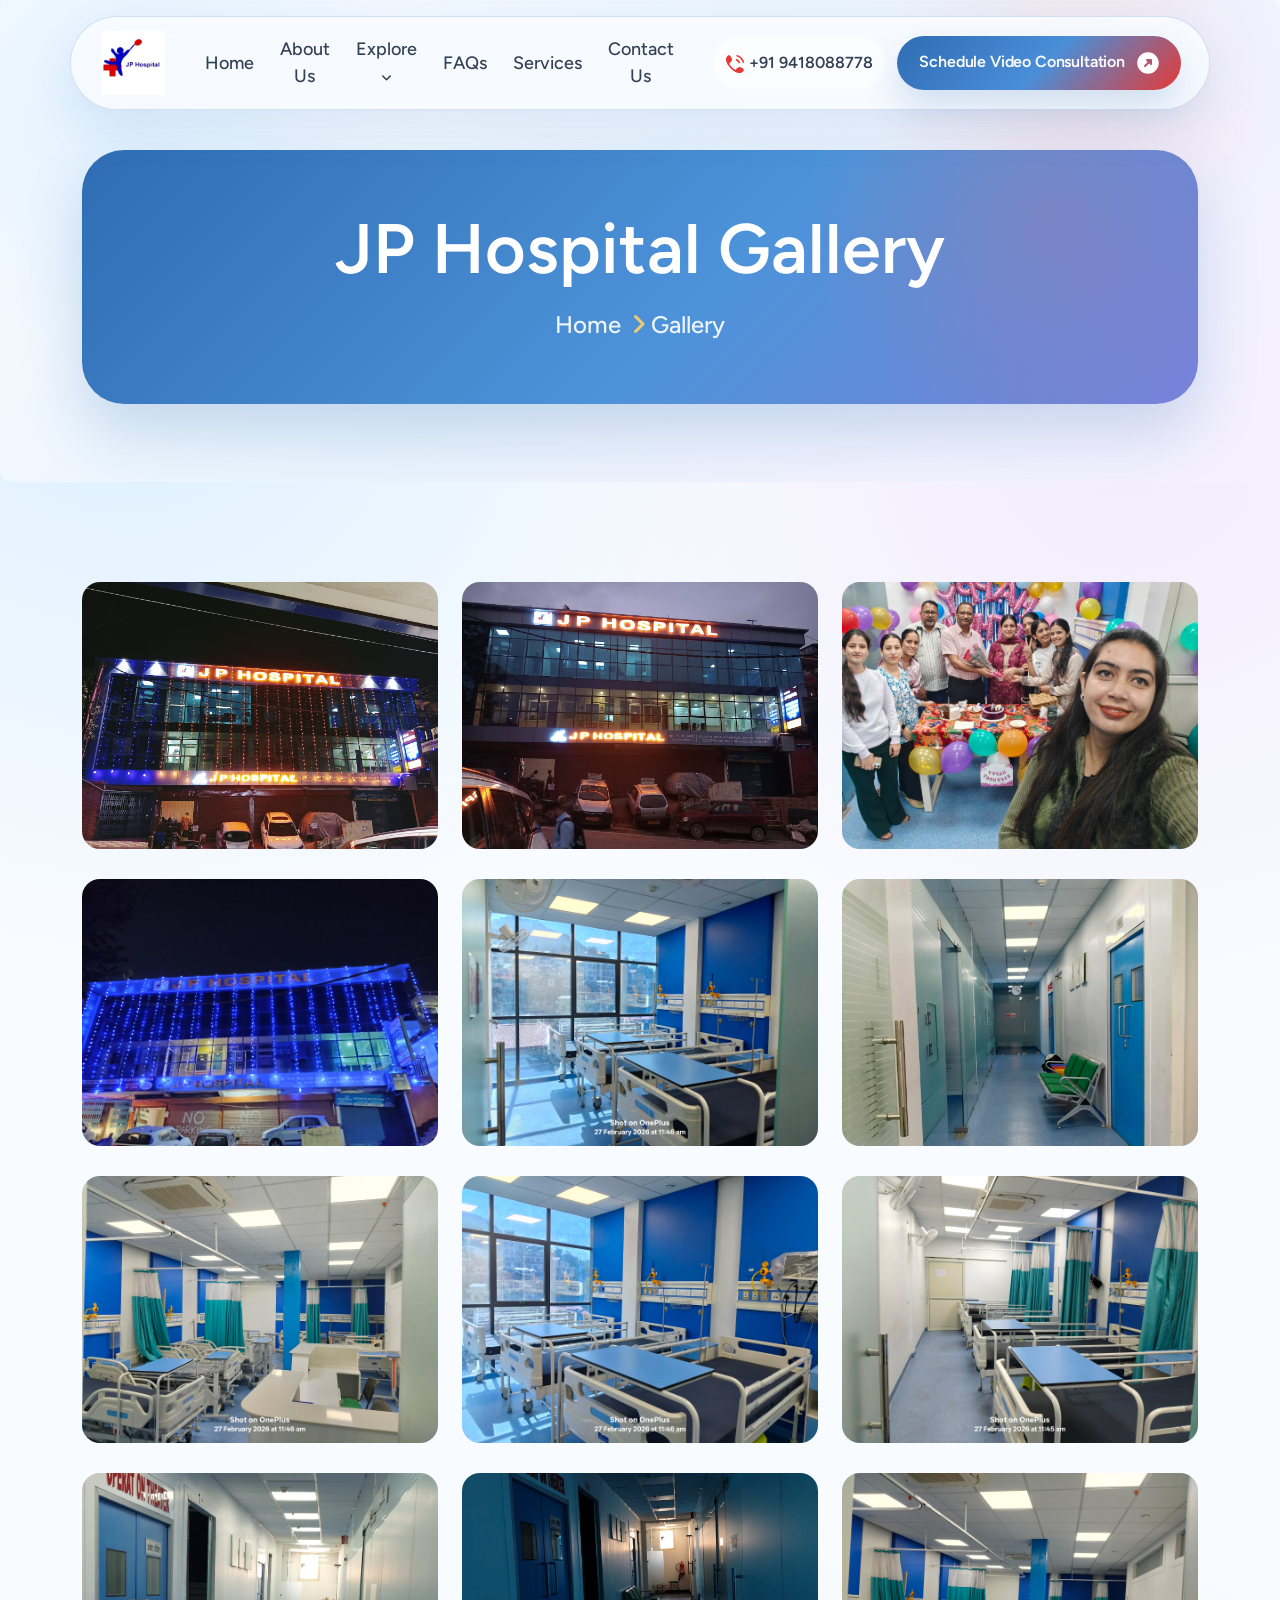
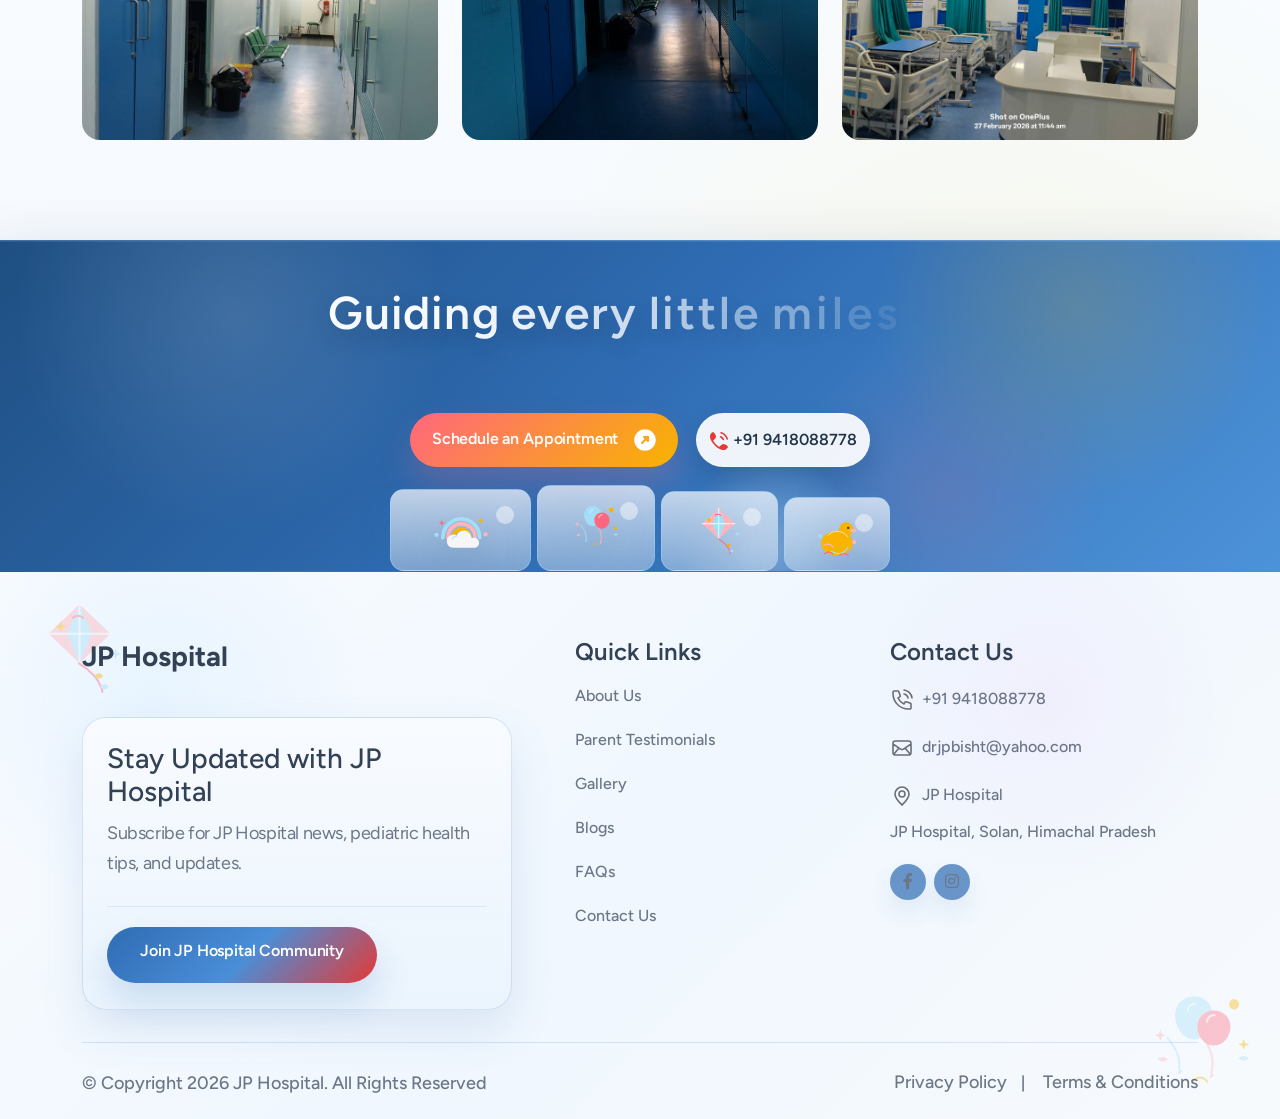
<file: Gallery.html>
<!DOCTYPE html>
<html lang="en">
<head>
     <meta charset="UTF-8">
     <meta name="viewport" content="width=device-width, initial-scale=1.0">
     <title>JP Hospital - Gallery</title>

     <!--=====FAB ICON=======-->
    <link rel="shortcut icon" href="assets/img/logo/442677277_466438559161188_4576483210212181879_n.jpg" >

    <!--===== CSS LINK =======-->
    <link rel="stylesheet" href="assets/css/plugins/bootstrap.min.css">
    <link rel="stylesheet" href="assets/css/plugins/aos.css">
    <link rel="stylesheet" href="assets/css/plugins/fontawesome.css">
    <link rel="stylesheet" href="assets/css/plugins/magnific-popup.css">
    <link rel="stylesheet" href="assets/css/plugins/owlcarousel.min.css">
    <link rel="stylesheet" href="assets/css/plugins/sidebar.css">
    <link rel="stylesheet" href="assets/css/plugins/slick-slider.css">
    <link rel="stylesheet" href="assets/css/plugins/nice-select.css">
    <link rel="stylesheet" href="assets/css/plugins/swiper-bundle.css">
    <link rel="stylesheet" href="assets/css/main.css">

    <style>
      .gallery-grid .vl-blog-1-item {
        background: transparent;
        margin-bottom: 30px;
        border-radius: 18px;
        overflow: hidden;
      }

      .gallery-grid .vl-blog-1-item:hover .gallery-photo {
        transform: scale(1.04);
      }

      .gallery-grid .gallery-tile {
        aspect-ratio: 4 / 3;
        border-radius: 18px;
        overflow: hidden;
        background: #eef3f8;
        box-shadow: 0 18px 44px rgba(17, 56, 85, 0.12);
      }

      .gallery-grid .gallery-photo {
        width: 100%;
        height: 100%;
        display: block;
        object-fit: cover;
        object-position: center center;
        transition: transform 0.4s ease;
      }

      .gallery-grid .gallery-photo.gallery-photo--upper {
        object-position: center 30%;
      }

      .gallery-grid .gallery-photo.gallery-photo--mid {
        object-position: center 40%;
      }

      .gallery-grid .gallery-photo.gallery-photo--lower {
        object-position: center 58%;
      }

      @media (max-width: 991.98px) {
        .gallery-grid .gallery-tile {
          aspect-ratio: 5 / 4;
        }
      }

      @media (max-width: 575.98px) {
        .gallery-grid .vl-blog-1-item {
          margin-bottom: 20px;
        }

        .gallery-grid .gallery-tile {
          aspect-ratio: 1 / 1;
        }
      }
    </style>

    <!--=====  JS SCRIPT LINK =======-->
    <script src="assets/js/plugins/jquery-3-7-1.min.js"></script>
</head>
<body class="homepage1-body">

<!--===== PRELOADER STARTS =======-->
<div class="cs_preloader">
  <div class="cs_preloader_in">
    <div class="cs_wave_first">
      <img 
        src="assets/img/logo/442677277_466438559161188_4576483210212181879_n.jpg"
        alt=""
        style="width:100px;height:100px;"
      >

      <p style="text-align:center;font-size:18px;color:#4a585f;margin-top:10px;">
        Loading
        <span style="animation:dot 1.4s infinite; animation-delay:0s;">.</span>
        <span style="animation:dot 1.4s infinite; animation-delay:0.2s;">.</span>
        <span style="animation:dot 1.4s infinite; animation-delay:0.4s;">.</span>
      </p>
    </div>
  </div>
</div>

<style>
@keyframes dot {
  0% { opacity: 0; }
  50% { opacity: 1; }
  100% { opacity: 0; }
}
</style>

<!--===== PRELOADER ENDS =======-->

<!--===== PROGRESS STARTS=======-->
<div class="paginacontainer">
     <div class="progress-wrap">
       <svg class="progress-circle svg-content" width="100%" height="100%" viewBox="-1 -1 102 102">
         <path d="M50,1 a49,49 0 0,1 0,98 a49,49 0 0,1 0,-98"/>
       </svg>
     </div>
   </div>
 <!--===== PROGRESS ENDS=======-->

<!--=====HEADER START=======-->
<header class="homepage4-body">
  <div id="vl-header-sticky" class="vl-header-area vl-transparent-header">
      <div class="container">
          <div class="row align-items-center row-bg1">
              <div class="col-lg-2 col-md-6 col-6">
                  <div class="vl-logo">
                      <a href="index.html"><img src="assets/img/logo/442677277_466438559161188_4576483210212181879_n.jpg" alt="JP Hospital"></a>
                  </div>
              </div>
              <div class="col-lg-5 d-none d-lg-block">
                  <div class="vl-main-menu text-center">
                         <nav class="vl-mobile-menu-active">
<ul>
    <li class="has-dropdown">
        <a href="index.html">Home <span class="arrow-size"></i></span></a>
       
    </li>
    <li class="has-dropdown">
        <a href="about.html">About Us <span class="arrow-size"></i></span></a>
    </li>
    <li class="has-dropdown">
      <a href="#">Explore <span class="arrow-size"><i class="fa-solid fa-angle-down d-lg-inline d-none"></i></span></a>
        <ul class="sub-menu">
            <li><a href="testimonial.html">Testimonials</a></li>
            <li><a href="Gallery.html">Gallery</a></li>
            <li><a href="blogs.html">Blogs</a></li>
        </ul>
    </li>
    <li class="has-dropdown">
        <a href="faq.html">FAQs <span class="arrow-size"></i></span></a>
    </li>
    <li class="has-dropdown">
        <a href="services.html">Services <span class="arrow-size"></i></span></a>
    </li>
    <li class="has-dropdown">
        <a href="contact.html">Contact Us <span class="arrow-size"></i></span></a>
    </li>
</ul>
                      </nav>
                  </div>
              </div>
              <div class="col-lg-5 col-md-6 col-6">
                <div class="vl-hero-btn d-none d-lg-block text-end">
                  <div class="btn-area1">
                    <a href="tel:+919418088778" class="phone"><svg xmlns="http://www.w3.org/2000/svg" width="20" height="20" viewBox="0 0 20 20" fill="none">
                        <g clip-path="url(#clip0_5825_4343)">
<path d="M4.32688 1.17598C4.79912 1.27359 5.1752 1.59087 5.40887 2.01006L6.15321 3.34544C6.42738 3.83727 6.65811 4.25117 6.80878 4.61098C6.96862 4.99266 7.06355 5.36904 7.02016 5.78518C6.97676 6.20131 6.80622 6.55001 6.57107 6.8905C6.3494 7.21148 6.03823 7.56888 5.66848 7.99356L4.57431 9.25038C4.37824 9.47563 4.2802 9.58821 4.27124 9.72896C4.26228 9.86971 4.34263 9.98996 4.50333 10.2304C5.87299 12.2796 7.71894 14.1262 9.76983 15.497C10.0103 15.6577 10.1305 15.738 10.2712 15.7291C10.412 15.7201 10.5247 15.6221 10.7498 15.426L12.0067 14.3318C12.4314 13.962 12.7888 13.6509 13.1098 13.4292C13.4502 13.194 13.799 13.0235 14.2151 12.9801C14.6312 12.9367 15.0077 13.0317 15.3893 13.1915C15.7491 13.3422 16.163 13.5729 16.6547 13.847L17.9902 14.5915C18.4094 14.8251 18.7267 15.2012 18.8243 15.6734C18.9229 16.1505 18.7775 16.6302 18.4562 17.0244C17.2904 18.4547 15.4227 19.3654 13.4633 18.9701C12.259 18.7272 11.0707 18.3225 9.63342 17.4982C6.74558 15.842 4.15636 13.2514 2.50212 10.367C1.67786 8.92963 1.2731 7.74134 1.03015 6.53696C0.634898 4.5776 1.54559 2.70987 2.9759 1.54412C3.37009 1.22284 3.84971 1.07736 4.32688 1.17598Z" fill="#F26B6C"/>
<path fill-rule="evenodd" clip-rule="evenodd" d="M11.3062 1.54C11.4337 1.0978 11.8957 0.842779 12.3379 0.970388C15.5607 1.90041 18.099 4.43862 19.0292 7.66132C19.1567 8.1035 18.9017 8.56545 18.4596 8.69304C18.0174 8.8207 17.5554 8.5657 17.4278 8.1235C16.6565 5.45101 14.5483 3.34295 11.8757 2.57171C11.4336 2.4441 11.1786 1.98219 11.3062 1.54ZM10.7947 5.47187C10.9747 5.04825 11.4639 4.85066 11.8876 5.03055C13.2723 5.6186 14.381 6.72725 14.969 8.11199C15.1489 8.53562 14.9513 9.02487 14.5277 9.20479C14.1041 9.38462 13.6148 9.18704 13.4349 8.76345C13.0157 7.77614 12.2234 6.9839 11.2361 6.56463C10.8125 6.38474 10.6149 5.8955 10.7947 5.47187Z" fill="#F26B6C"/>
                        </g>
                        <defs>
<clipPath id="clip0_5825_4343">
  <rect width="20" height="20" fill="white"/>
</clipPath>
                        </defs>
                      </svg>+91 9418088778</a>
                    <a href="https://drjpbisht.exlyapp.com/a8c4b282-6f3e-43cb-b506-ca9ee52e7de0" class="vl-btn4">Schedule Video Consultation<span><svg xmlns="http://www.w3.org/2000/svg" width="22" height="22" viewBox="0 0 22 22" fill="none">
                        <path fill-rule="evenodd" clip-rule="evenodd" d="M11 0.25C5.06294 0.25 0.25 5.06294 0.25 11C0.25 16.9371 5.06294 21.75 11 21.75C16.9371 21.75 21.75 16.9371 21.75 11C21.75 5.06294 16.9371 0.25 11 0.25ZM10 7C9.5955 7 9.2309 7.24364 9.0761 7.61732C8.92134 7.99099 9.0069 8.42111 9.2929 8.70711L10.5858 10L7.29289 13.2929C6.90237 13.6834 6.90237 14.3166 7.29289 14.7071C7.68342 15.0976 8.31658 15.0976 8.70711 14.7071L12 11.4142L13.2929 12.7071C13.5789 12.9931 14.009 13.0787 14.3827 12.9239C14.7564 12.7691 15 12.4045 15 12V8C15 7.44772 14.5523 7 14 7H10Z" fill="white"/>
                      </svg></span></a>
                </div>
                </div>
                <div class="vl-header-action-item d-block d-lg-none">
                  <button type="button" class="vl-offcanvas-toggle">
                    <i class="fa-solid fa-bars-staggered"></i>
                  </button>
               </div>
              </div>
          </div>
      </div>
  </div>
</header>
 <!--=====HEADER END =======-->

 <!--===== MOBILE HEADER STARTS =======-->
<div class="homepage4-body">
  <div class="vl-offcanvas">
    <div class="vl-offcanvas-wrapper">
        <div class="vl-offcanvas-header d-flex justify-content-between align-items-center mb-90">
            <div class="vl-offcanvas-logo">
              <a href="index.html"><img src="assets/img/logo/442677277_466438559161188_4576483210212181879_n.jpg" alt="JP Hospital"></a>
            </div>
            <div class="vl-offcanvas-close">
               <button class="vl-offcanvas-close-toggle" type="button" aria-label="Close menu"><i class="fa-solid fa-xmark"></i></button>
            </div>
        </div>

        <div class="vl-offcanvas-menu d-lg-none mb-40">
            <nav></nav>
        </div>

        <div class="space20"></div>
        <div class="vl-offcanvas-info">
            <div class="space20"></div>
            <span><a href="mailto:drjpbisht@yahoo.com"> <i class="fa-regular fa-envelope"></i>drjpbisht@yahoo.com</a></span>
            <span><a href="tel:+919418088778"><i class="fa-solid fa-phone"></i>+91 9418088778</a></span>
            <span><a href="https://www.google.com/maps/place/JP+Hospital+Solan/@30.9065845,77.103454,17z/data=!3m1!4b1!4m12!1m5!3m4!2zMzDCsDU0JzIzLjciTiA3N8KwMDYnMzAuMCJF!8m2!3d30.90658!4d77.1083249!3m5!1s0x390f8149589b6593:0x71f9a4d795927ba!8m2!3d30.90658!4d77.1083249!16s%2Fg%2F1q63ck9x6?hl=en-US&entry=ttu&g_ep=EgoyMDI2MDMxOC4xIKXMDSoASAFQAw%3D%3D"><i class="fa-solid fa-location-dot"></i> 
              JP Hospital
              <br>
              JP Hospital, Solan, Himachal Pradesh
            </a></span>
        </div>
        <div class="space20"></div>
        <div class="vl-offcanvas-social">
            <h3 class="vl-offcanvas-sm-title">Follow Us</h3>
            <div class="space20"></div>
            <a href="https://www.facebook.com/jphospitalsolan/"><i class="fab fa-facebook-f"></i></a>
            <a href="https://www.instagram.com/jp_hospital_solan/"><i class="fab fa-instagram"></i></a>
         </div>
    </div>
</div>
<div class="vl-offcanvas-overlay"></div>
</div>
<!--===== MOBILE HEADER ENDS =======-->

<!--===== HERO AREA STARTS =======-->
<div class="inner-header-section-area">
  <div class="container">
    <div class="row align-items-center">
      <div class="col-lg-12">
        <div class="hero-header">
          <h1 class="text-anime-style-1">JP Hospital Gallery</h1>
          <div class="space28"></div>
          <a href="index.html" class="bradecrumb">Home <i class="fa-solid fa-angle-right"></i>Gallery</a>
        </div>
      </div>
    </div>
  </div>
</div>
<!--===== HERO AREA ENDS =======-->

<!--===== PHOTOS AREA STARTS =======-->
  <!-- Achievements Section -->
  <div class="vl-blog-4-area-inner sp2">
  <div class="container">

    <!-- Achievements Grid -->
    <div class="row gallery-grid">

      <div class="col-lg-4 col-md-6">
        <div class="vl-blog-1-item">
          <div class="vl-blog-1-thumb image-anime gallery-tile">
            <img class="gallery-photo" src="assets/img/all-images/achievements/WhatsApp Image 2026-02-28 at 08.31.56.jpeg" alt="Achievement photo 1">
          </div>
        </div>
      </div>

      <div class="col-lg-4 col-md-6">
        <div class="vl-blog-1-item">
          <div class="vl-blog-1-thumb image-anime gallery-tile">
            <img class="gallery-photo" src="assets/img/all-images/achievements/WhatsApp Image 2026-02-28 at 08.31.57.jpeg" alt="Achievement photo 2">
          </div>
        </div>
      </div>

      <div class="col-lg-4 col-md-6">
        <div class="vl-blog-1-item">
          <div class="vl-blog-1-thumb image-anime gallery-tile">
            <img class="gallery-photo" src="assets/img/all-images/achievements/WhatsApp Image 2026-02-28 at 08.31.58.jpeg" alt="Achievement photo 3">
          </div>
        </div>
      </div>

      <div class="col-lg-4 col-md-6">
        <div class="vl-blog-1-item">
          <div class="vl-blog-1-thumb image-anime gallery-tile">
            <img class="gallery-photo" src="assets/img/all-images/achievements/WhatsApp Image 2026-02-28 at 08.31.59.jpeg" alt="Achievement photo 4">
          </div>
        </div>
      </div>

      <div class="col-lg-4 col-md-6">
        <div class="vl-blog-1-item">
          <div class="vl-blog-1-thumb image-anime gallery-tile">
            <img class="gallery-photo" src="assets/img/all-images/achievements/WhatsApp Image 2026-02-28 at 08.32.00 (1).jpeg" alt="Achievement photo 5">
          </div>
        </div>
      </div>

      <div class="col-lg-4 col-md-6">
        <div class="vl-blog-1-item">
          <div class="vl-blog-1-thumb image-anime gallery-tile">
            <img class="gallery-photo gallery-photo--upper" src="assets/img/all-images/achievements/WhatsApp Image 2026-02-28 at 08.32.01 (1).jpeg" alt="Achievement photo 6">
          </div>
        </div>
      </div>

      <div class="col-lg-4 col-md-6">
        <div class="vl-blog-1-item">
          <div class="vl-blog-1-thumb image-anime gallery-tile">
            <img class="gallery-photo" src="assets/img/all-images/achievements/WhatsApp Image 2026-02-28 at 08.32.01.jpeg" alt="Achievement photo 7">
          </div>
        </div>
      </div>

      <div class="col-lg-4 col-md-6">
        <div class="vl-blog-1-item">
          <div class="vl-blog-1-thumb image-anime gallery-tile">
            <img class="gallery-photo" src="assets/img/all-images/achievements/WhatsApp Image 2026-02-28 at 08.32.02 (2).jpeg" alt="Achievement photo 8">
          </div>
        </div>
      </div>

      <div class="col-lg-4 col-md-6">
        <div class="vl-blog-1-item">
          <div class="vl-blog-1-thumb image-anime gallery-tile">
            <img class="gallery-photo" src="assets/img/all-images/achievements/WhatsApp Image 2026-02-28 at 08.32.02.jpeg" alt="Achievement photo 9">
          </div>
        </div>
      </div>

      <div class="col-lg-4 col-md-6">
        <div class="vl-blog-1-item">
          <div class="vl-blog-1-thumb image-anime gallery-tile">
            <img class="gallery-photo gallery-photo--mid" src="assets/img/all-images/achievements/WhatsApp Image 2026-02-28 at 08.32.03 (1).jpeg" alt="Achievement photo 10">
          </div>
        </div>
      </div>

      <div class="col-lg-4 col-md-6">
        <div class="vl-blog-1-item">
          <div class="vl-blog-1-thumb image-anime gallery-tile">
            <img class="gallery-photo gallery-photo--lower" src="assets/img/all-images/achievements/WhatsApp Image 2026-02-28 at 08.32.03 (2).jpeg" alt="Achievement photo 11">
          </div>
        </div>
      </div>

      <div class="col-lg-4 col-md-6">
        <div class="vl-blog-1-item">
          <div class="vl-blog-1-thumb image-anime gallery-tile">
            <img class="gallery-photo" src="assets/img/all-images/achievements/WhatsApp Image 2026-02-28 at 08.32.03.jpeg" alt="Achievement photo 12">
          </div>
        </div>
      </div>

    </div>
  </div>
</div>

  <!--===== PHOTOS AREA ENDS =======-->

<!--===== CTA AREA STARTS =======-->
<div class="cta4-section-area" style="background-image: linear-gradient(135deg, rgba(17, 56, 85, 0.84), rgba(17, 56, 85, 0.58)), url(assets/img/refresh/bg/inner-waiting-room.jpg); background-position: center; background-size: cover; background-repeat: no-repeat;">
  <div class="container">
    <div class="row justify-content-center">
      <div class="col-lg-10">
        <div class="cta-content-area heading1 cta-centered-content">
          <h2 class="text-anime-style-3">Guiding every little milestone with trusted pediatric care.</h2>
          <div class="space24"></div>
          <div class="btn-area1">
            <a href="https://drjpbisht.exlyapp.com/a8c4b282-6f3e-43cb-b506-ca9ee52e7de0" class="vl-btn4">Schedule an Appointment <span><svg xmlns="http://www.w3.org/2000/svg" width="22" height="22" viewBox="0 0 22 22" fill="none">
                <path fill-rule="evenodd" clip-rule="evenodd" d="M11 0.25C5.06294 0.25 0.25 5.06294 0.25 11C0.25 16.9371 5.06294 21.75 11 21.75C16.9371 21.75 21.75 16.9371 21.75 11C21.75 5.06294 16.9371 0.25 11 0.25ZM10 7C9.5955 7 9.2309 7.24364 9.0761 7.61732C8.92134 7.99099 9.0069 8.42111 9.2929 8.70711L10.5858 10L7.29289 13.2929C6.90237 13.6834 6.90237 14.3166 7.29289 14.7071C7.68342 15.0976 8.31658 15.0976 8.70711 14.7071L12 11.4142L13.2929 12.7071C13.5789 12.9931 14.009 13.0787 14.3827 12.9239C14.7564 12.7691 15 12.4045 15 12V8C15 7.44772 14.5523 7 14 7H10Z" fill="white"/>
              </svg></span></a>
            <a href="tel:+919418088778" class="phone"><svg xmlns="http://www.w3.org/2000/svg" width="20" height="20" viewBox="0 0 20 20" fill="none">
                <g clip-path="url(#clip0_5825_4343)">
                  <path d="M4.32688 1.17598C4.79912 1.27359 5.1752 1.59087 5.40887 2.01006L6.15321 3.34544C6.42738 3.83727 6.65811 4.25117 6.80878 4.61098C6.96862 4.99266 7.06355 5.36904 7.02016 5.78518C6.97676 6.20131 6.80622 6.55001 6.57107 6.8905C6.3494 7.21148 6.03823 7.56888 5.66848 7.99356L4.57431 9.25038C4.37824 9.47563 4.2802 9.58821 4.27124 9.72896C4.26228 9.86971 4.34263 9.98996 4.50333 10.2304C5.87299 12.2796 7.71894 14.1262 9.76983 15.497C10.0103 15.6577 10.1305 15.738 10.2712 15.7291C10.412 15.7201 10.5247 15.6221 10.7498 15.426L12.0067 14.3318C12.4314 13.962 12.7888 13.6509 13.1098 13.4292C13.4502 13.194 13.799 13.0235 14.2151 12.9801C14.6312 12.9367 15.0077 13.0317 15.3893 13.1915C15.7491 13.3422 16.163 13.5729 16.6547 13.847L17.9902 14.5915C18.4094 14.8251 18.7267 15.2012 18.8243 15.6734C18.9229 16.1505 18.7775 16.6302 18.4562 17.0244C17.2904 18.4547 15.4227 19.3654 13.4633 18.9701C12.259 18.7272 11.0707 18.3225 9.63342 17.4982C6.74558 15.842 4.15636 13.2514 2.50212 10.367C1.67786 8.92963 1.2731 7.74134 1.03015 6.53696C0.634898 4.5776 1.54559 2.70987 2.9759 1.54412C3.37009 1.22284 3.84971 1.07736 4.32688 1.17598Z" fill="#F26B6C"/>
                  <path fill-rule="evenodd" clip-rule="evenodd" d="M11.3062 1.54C11.4337 1.0978 11.8957 0.842779 12.3379 0.970388C15.5607 1.90041 18.099 4.43862 19.0292 7.66132C19.1567 8.1035 18.9017 8.56545 18.4596 8.69304C18.0174 8.8207 17.5554 8.5657 17.4278 8.1235C16.6565 5.45101 14.5483 3.34295 11.8757 2.57171C11.4336 2.4441 11.1786 1.98219 11.3062 1.54ZM10.7947 5.47187C10.9747 5.04825 11.4639 4.85066 11.8876 5.03055C13.2723 5.6186 14.381 6.72725 14.969 8.11199C15.1489 8.53562 14.9513 9.02487 14.5277 9.20479C14.1041 9.38462 13.6148 9.18704 13.4349 8.76345C13.0157 7.77614 12.2234 6.9839 11.2361 6.56463C10.8125 6.38474 10.6149 5.8955 10.7947 5.47187Z" fill="#F26B6C"/>
                </g>
                <defs>
                  <clipPath id="clip0_5825_4343M">
                    <rect width="20" height="20" fill="white"/>
                  </clipPath>
                </defs>
              </svg>+91 9418088778</a>
          </div>
        </div>
        <div class="cta-playful-scene" aria-hidden="true">
          <div class="cta-playful-card card-rainbow">
            <img src="assets/img/theme/child-rainbow-cloud.svg" alt="" loading="lazy">
          </div>
          <div class="cta-playful-card card-balloons">
            <img src="assets/img/theme/child-balloons.svg" alt="" loading="lazy">
          </div>
          <div class="cta-playful-card card-kite">
            <img src="assets/img/theme/child-kite.svg" alt="" loading="lazy">
          </div>
          <div class="cta-playful-card card-duck">
            <img src="assets/img/theme/baby-duck.svg" alt="" loading="lazy">
          </div>
        </div>
      </div>
    </div>
  </div>
</div>
<!--===== CTA AREA ENDS =======-->

<!--===== FOOTER AREA STARTS =======-->
<div class="vl-footer4-section-area" style="background-image: linear-gradient(180deg, rgba(14, 45, 74, 0.92), rgba(14, 45, 74, 0.8)), url(assets/img/refresh/bg/footer-clinic-interior.jpg); background-position: center; background-repeat: no-repeat; background-size: cover;">
  <div class="container">
    <div class="row">

      <!-- FOOTER DESCRIPTION -->
      <div class="col-lg-5 col-md-6">
        <div class="footer-description-area">
          <h3 style="font-weight:700;">JP Hospital</h3>
          <div class="space24"></div>
          <div class="footer-community-card">
            <h3>Stay Updated with JP Hospital</h3>
            <p>Subscribe for JP Hospital news, pediatric health tips, and updates.</p>
            <a href="https://drjpbisht.exlyapp.com/4d2ba89d-1718-4795-b537-b6f9793369b2" class="vl-btn4">Join JP Hospital Community</a>
          </div>
        </div>
      </div>

      <!-- QUICK LINKS -->
      <div class="col-lg col-md-6">
        <div class="space30 d-md-none d-block"></div>
        <div class="footer-widget-area foot-padding1"> 
          <h3>Quick Links</h3>
          <ul>
            <li><a href="about.html">About Us</a></li>
            <li><a href="testimonial.html">Parent Testimonials</a></li>
            <li><a href="Gallery.html">Gallery</a></li>
            <li><a href="blogs.html">Blogs</a></li>
            <li><a href="faq.html">FAQs</a></li>
            <li><a href="contact.html">Contact Us</a></li>
          </ul>
        </div>
      </div>

      <!-- CONTACT DETAILS -->
      <div class="col-lg col-md-6">
        <div class="space30 d-lg-none d-block"></div>
        <div class="footer-widget-area">
          <h3>Contact Us</h3>
          <ul>

            <li>
              <a href="tel:+919418088778">
                <svg xmlns="http://www.w3.org/2000/svg" width="24" height="24" viewBox="0 0 24 24" fill="none">
                  <path d="M14.05 6C15.0268 6.19057 15.9244 6.66826 16.6281 7.37194C17.3318 8.07561 17.8095 8.97326 18 9.95M14.05 2C16.0793 2.22544 17.9716 3.13417 19.4163 4.57701C20.8609 6.01984 21.7721 7.91101 22 9.94M18.5 21C9.93959 21 3 14.0604 3 5.5C3 5.11378 3.01413 4.73086 3.04189 4.35173C3.07375 3.91662 3.08968 3.69907 3.2037 3.50103C3.29814 3.33701 3.4655 3.18146 3.63598 3.09925C3.84181 3 4.08188 3 4.56201 3H7.37932C7.78308 3 7.98496 3 8.15802 3.06645C8.31089 3.12515 8.44701 3.22049 8.55442 3.3441C8.67601 3.48403 8.745 3.67376 8.88299 4.05321L10.0491 7.26005C10.2096 7.70153 10.2899 7.92227 10.2763 8.1317C10.2643 8.31637 10.2012 8.49408 10.0942 8.64506C9.97286 8.81628 9.77145 8.93713 9.36863 9.17882L8 10C9.2019 12.6489 11.3501 14.7999 14 16L14.8212 14.6314C15.0629 14.2285 15.1837 14.0271 15.3549 13.9058C15.5059 13.7988 15.6836 13.7357 15.8683 13.7237C16.0777 13.7101 16.2985 13.7904 16.74 13.9509L19.9468 15.117C20.3262 15.255 20.516 15.324 20.6559 15.4456C20.7795 15.553 20.8749 15.6891 20.9335 15.842C21 16.015 21 16.2169 21 16.6207V19.438C21 19.9181 21 20.1582 20.9007 20.364C20.8185 20.5345 20.663 20.7019 20.499 20.7963C20.3009 20.9103 20.0834 20.9262 19.6483 20.9581C19.2691 20.9859 18.8862 21 18.5 21Z"
                        stroke="#31353D" stroke-width="1.6" stroke-linecap="round" stroke-linejoin="round"/>
                </svg>
                +91 9418088778
              </a>
            </li>

            <li>
              <a href="mailto:drjpbisht@yahoo.com">
                <svg xmlns="http://www.w3.org/2000/svg" width="24" height="24" viewBox="0 0 24 24" fill="none">
              <path d="M4 18L9 12M20 18L15 12M3 8L10.225 12.8166C10.8665 13.2443 11.1872 13.4582 11.5339 13.5412C11.8403 13.6147 12.1597 13.6147 12.4661 13.5412C12.8128 13.4582 13.1335 13.2443 13.775 12.8166L21 8M6.2 19H17.8C18.9201 19 19.4802 19 19.908 18.782C20.2843 18.5903 20.5903 18.2843 20.782 17.908C21 17.4802 21 16.9201 21 15.8V8.2C21 7.0799 21 6.51984 20.782 6.09202C20.5903 5.71569 20.2843 5.40973 19.908 5.21799C19.4802 5 18.9201 5 17.8 5H6.2C5.0799 5 4.51984 5 4.09202 5.21799C3.71569 5.40973 3.40973 5.71569 3.21799 6.09202C3 6.51984 3 7.07989 3 8.2V15.8C3 16.9201 3 17.4802 3.21799 17.908C3.40973 18.2843 3.71569 18.5903 4.09202 18.782C4.51984 19 5.07989 19 6.2 19Z" stroke="#31353D" stroke-width="1.6"/>
              </svg> drjpbisht@yahoo.com</a>
            </li>

            <li>
              <a href="https://www.google.com/maps/place/JP+Hospital+Solan/@30.9065845,77.103454,17z/data=!3m1!4b1!4m12!1m5!3m4!2zMzDCsDU0JzIzLjciTiA3N8KwMDYnMzAuMCJF!8m2!3d30.90658!4d77.1083249!3m5!1s0x390f8149589b6593:0x71f9a4d795927ba!8m2!3d30.90658!4d77.1083249!16s%2Fg%2F1q63ck9x6?hl=en-US&entry=ttu&g_ep=EgoyMDI2MDMxOC4xIKXMDSoASAFQAw%3D%3D">
                <svg xmlns="http://www.w3.org/2000/svg" width="24" height="24" viewBox="0 0 24 24" fill="none">
                  <path d="M12 21C15.5 17.4 19 14.1764 19 10.2C19 6.22355 15.866 3 12 3C8.13401 3 5 6.22355 5 10.2C5 14.1764 8.5 17.4 12 21Z"
                        stroke="#31353D" stroke-width="1.6"/>
                  <path d="M12 13C13.6569 13 15 11.6569 15 10C15 8.34315 13.6569 7 12 7C10.3431 7 9 8.34315 9 10C9 11.6569 10.3431 13 12 13Z"
                        stroke="#31353D" stroke-width="1.6"/>
                </svg>
                JP Hospital
                <br>
                <br>
                JP Hospital, Solan, Himachal Pradesh

              </a>
            </li>

          </ul>

          <div class="space20"></div>

          <ul class="social-links">
            <li>
              <a href="https://www.facebook.com/jphospitalsolan/">
                <i class="fa-brands fa-facebook-f"></i>
              </a>
            </li>
            <li>
              <a href="https://www.instagram.com/jp_hospital_solan/">
                <i class="fa-brands fa-instagram"></i>
              </a>
            </li>
          </ul>

        </div>
      </div>

    </div>

    <div class="space100"></div>

    <!-- COPYRIGHT -->
    <div class="col-lg-12">
      <div class="copyright-area">
        <a href="#">© Copyright 2026 JP Hospital. All Rights Reserved</a>
        <ul>
          <li><a href="#">Privacy Policy</a><span> | </span></li>
          <li><a href="#">Terms & Conditions</a></li>
        </ul>
      </div>
    </div>

  </div>
</div>
<!--===== FOOTER AREA ENDS =======-->

<!--===== JS SCRIPT LINK =======-->
<script src="assets/js/plugins/bootstrap.min.js"></script>
<script src="assets/js/plugins/fontawesome.js"></script>
<script src="assets/js/plugins/aos.js"></script>
<script src="assets/js/plugins/counter.js"></script>
<script src="assets/js/plugins/gsap.min.js"></script>
<script src="assets/js/plugins/ScrollTrigger.min.js"></script>
<script src="assets/js/plugins/Splitetext.js"></script>
<script src="assets/js/plugins/SmoothScroll.js"></script>
<script src="assets/js/plugins/sidebar.js"></script>
<script src="assets/js/plugins/magnific-popup.js"></script>
<script src="assets/js/plugins/mobilemenu.js"></script>
<script src="assets/js/plugins/owlcarousel.min.js"></script>
<script src="assets/js/plugins/nice-select.js"></script>
<script src="assets/js/plugins/waypoints.js"></script>
<script src="assets/js/plugins/slick-slider.js"></script>
<script src="assets/js/plugins/circle-progress.js"></script>
<script src="assets/js/plugins/swiper.js"></script>
<script src="assets/js/main.js"></script>

</body>
</html>
</file>
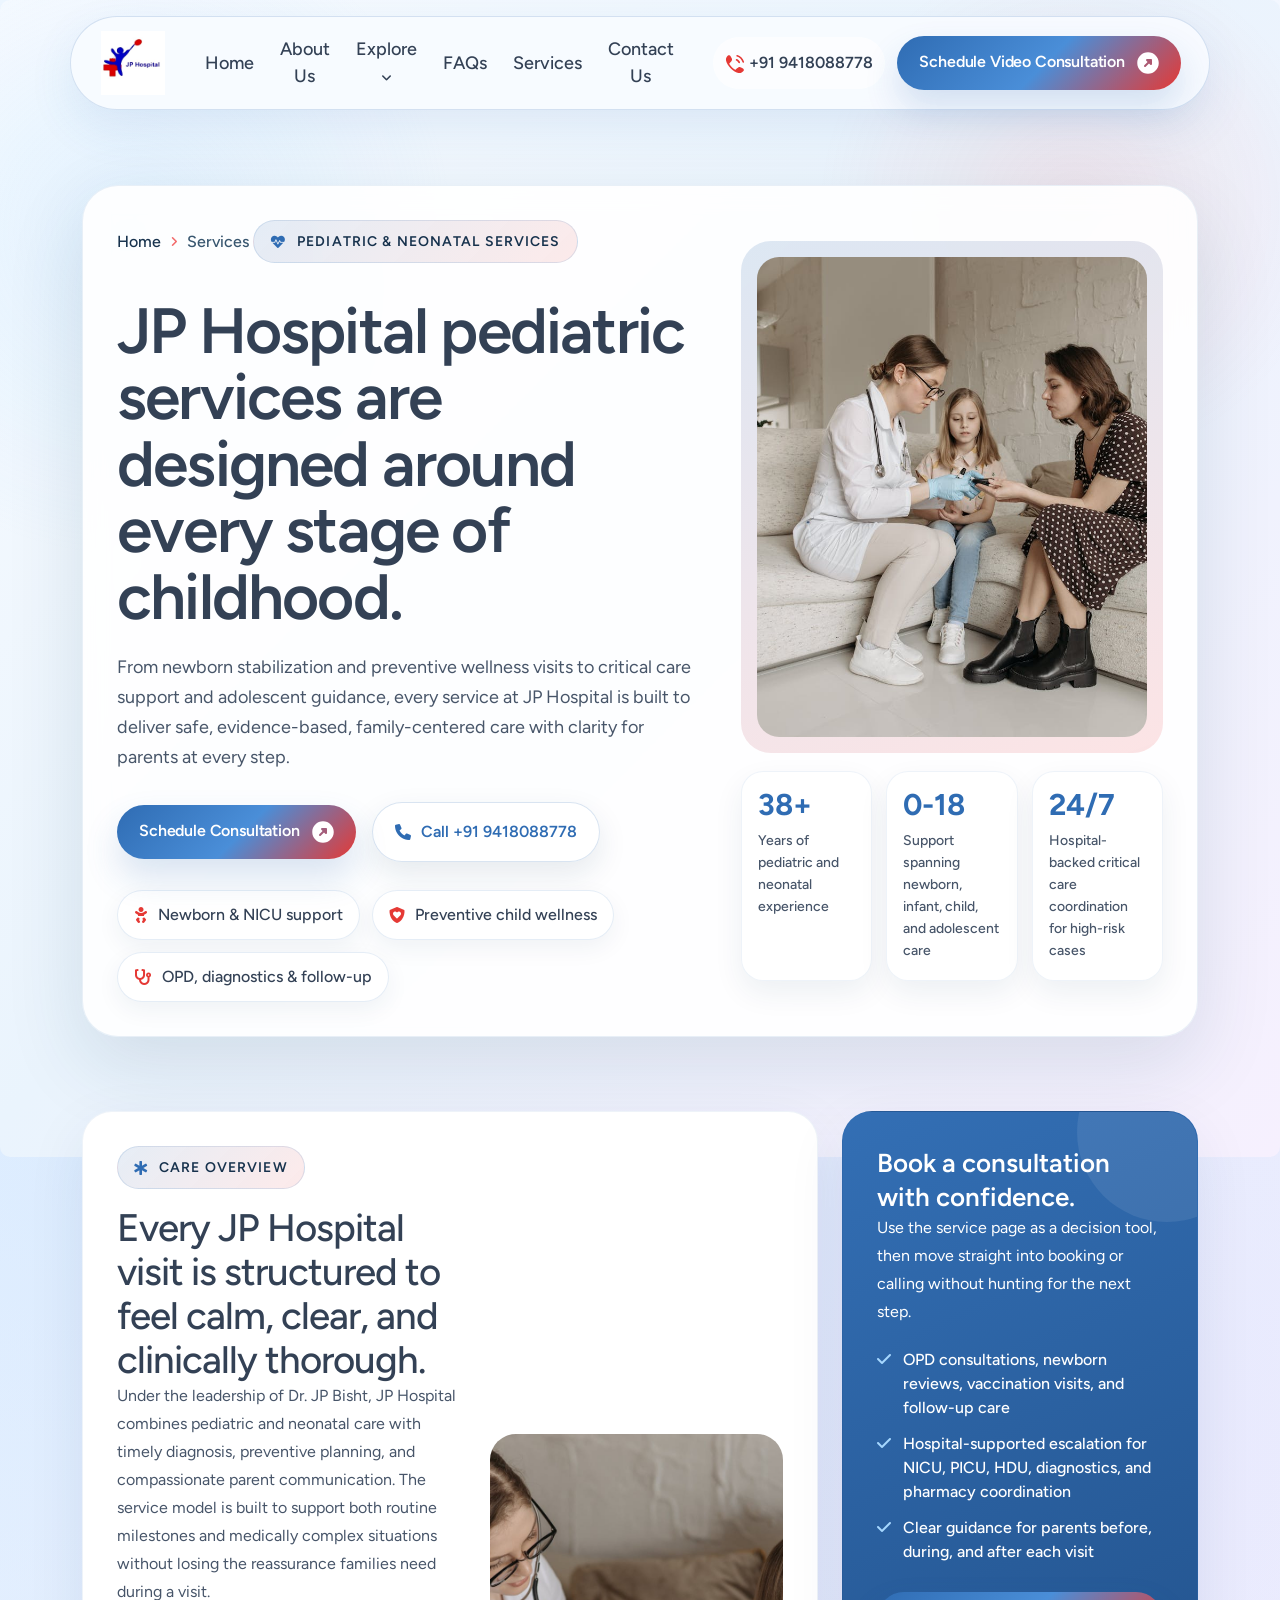
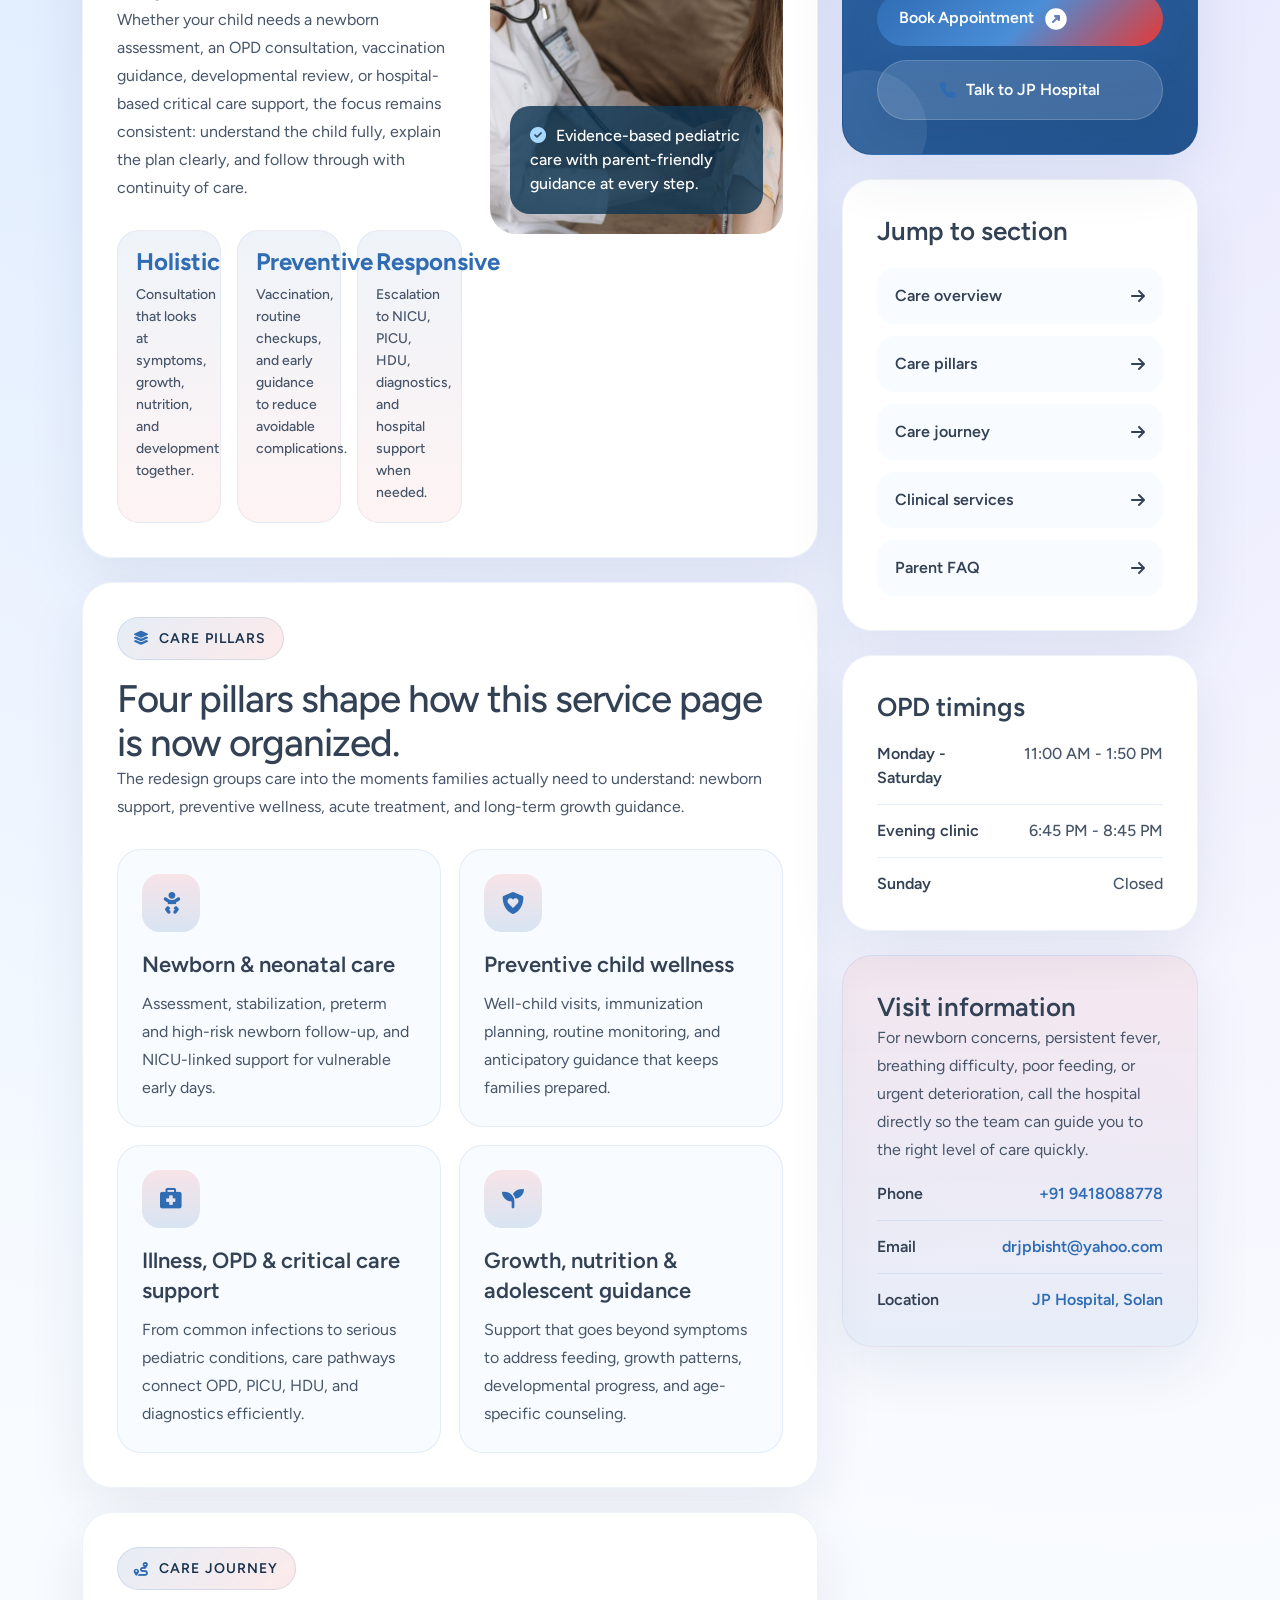
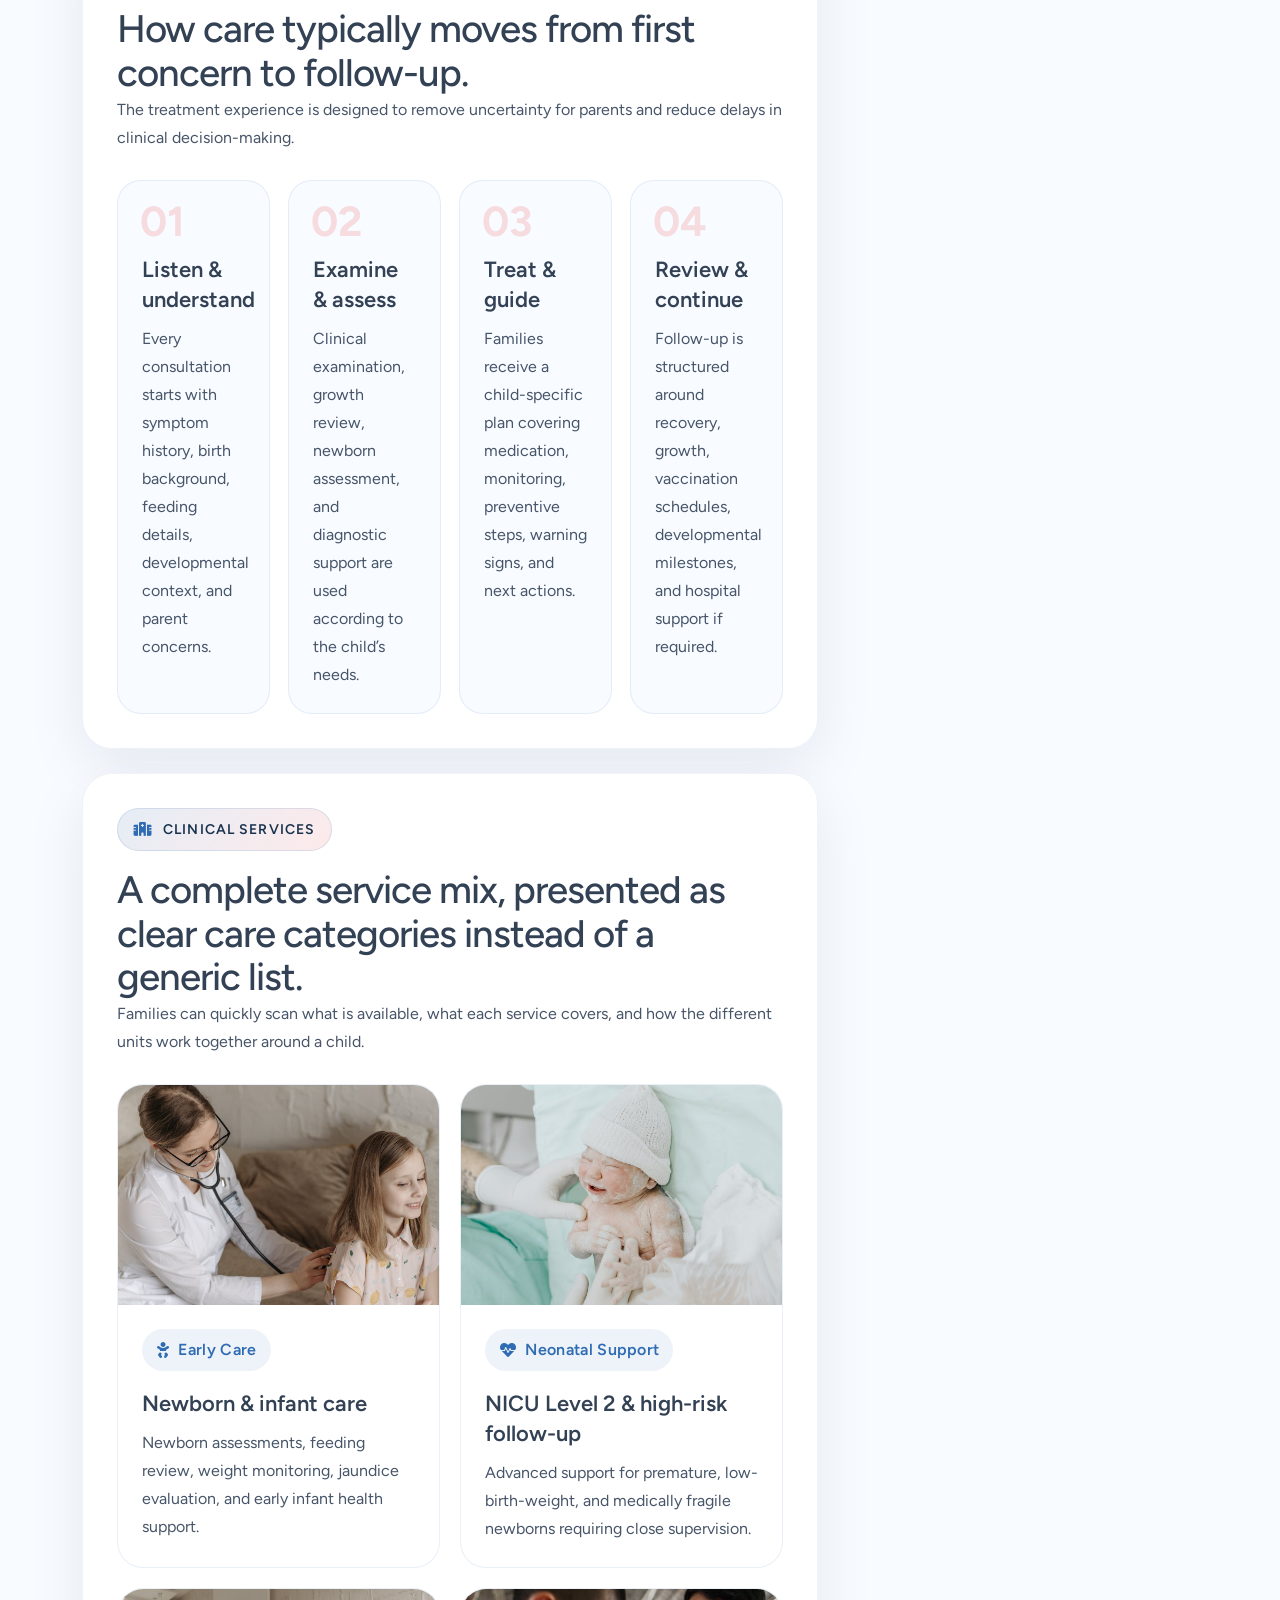
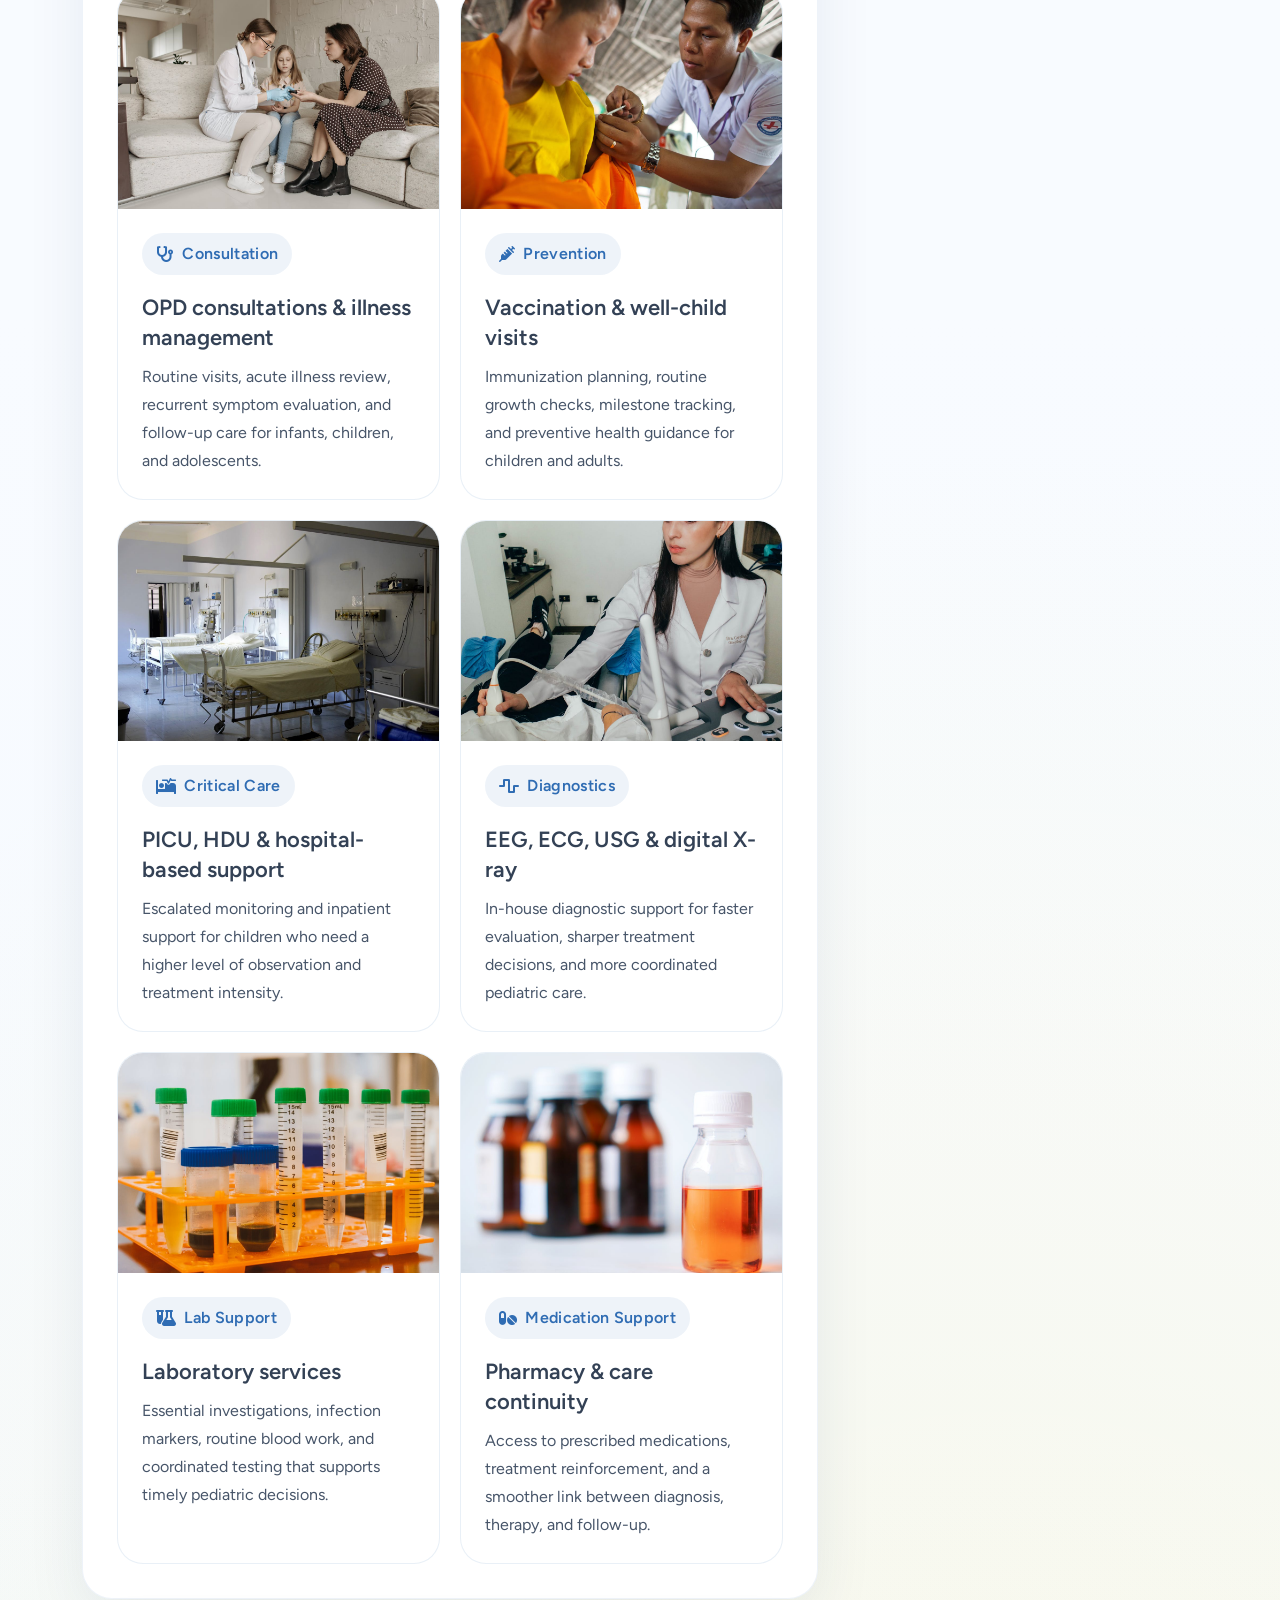
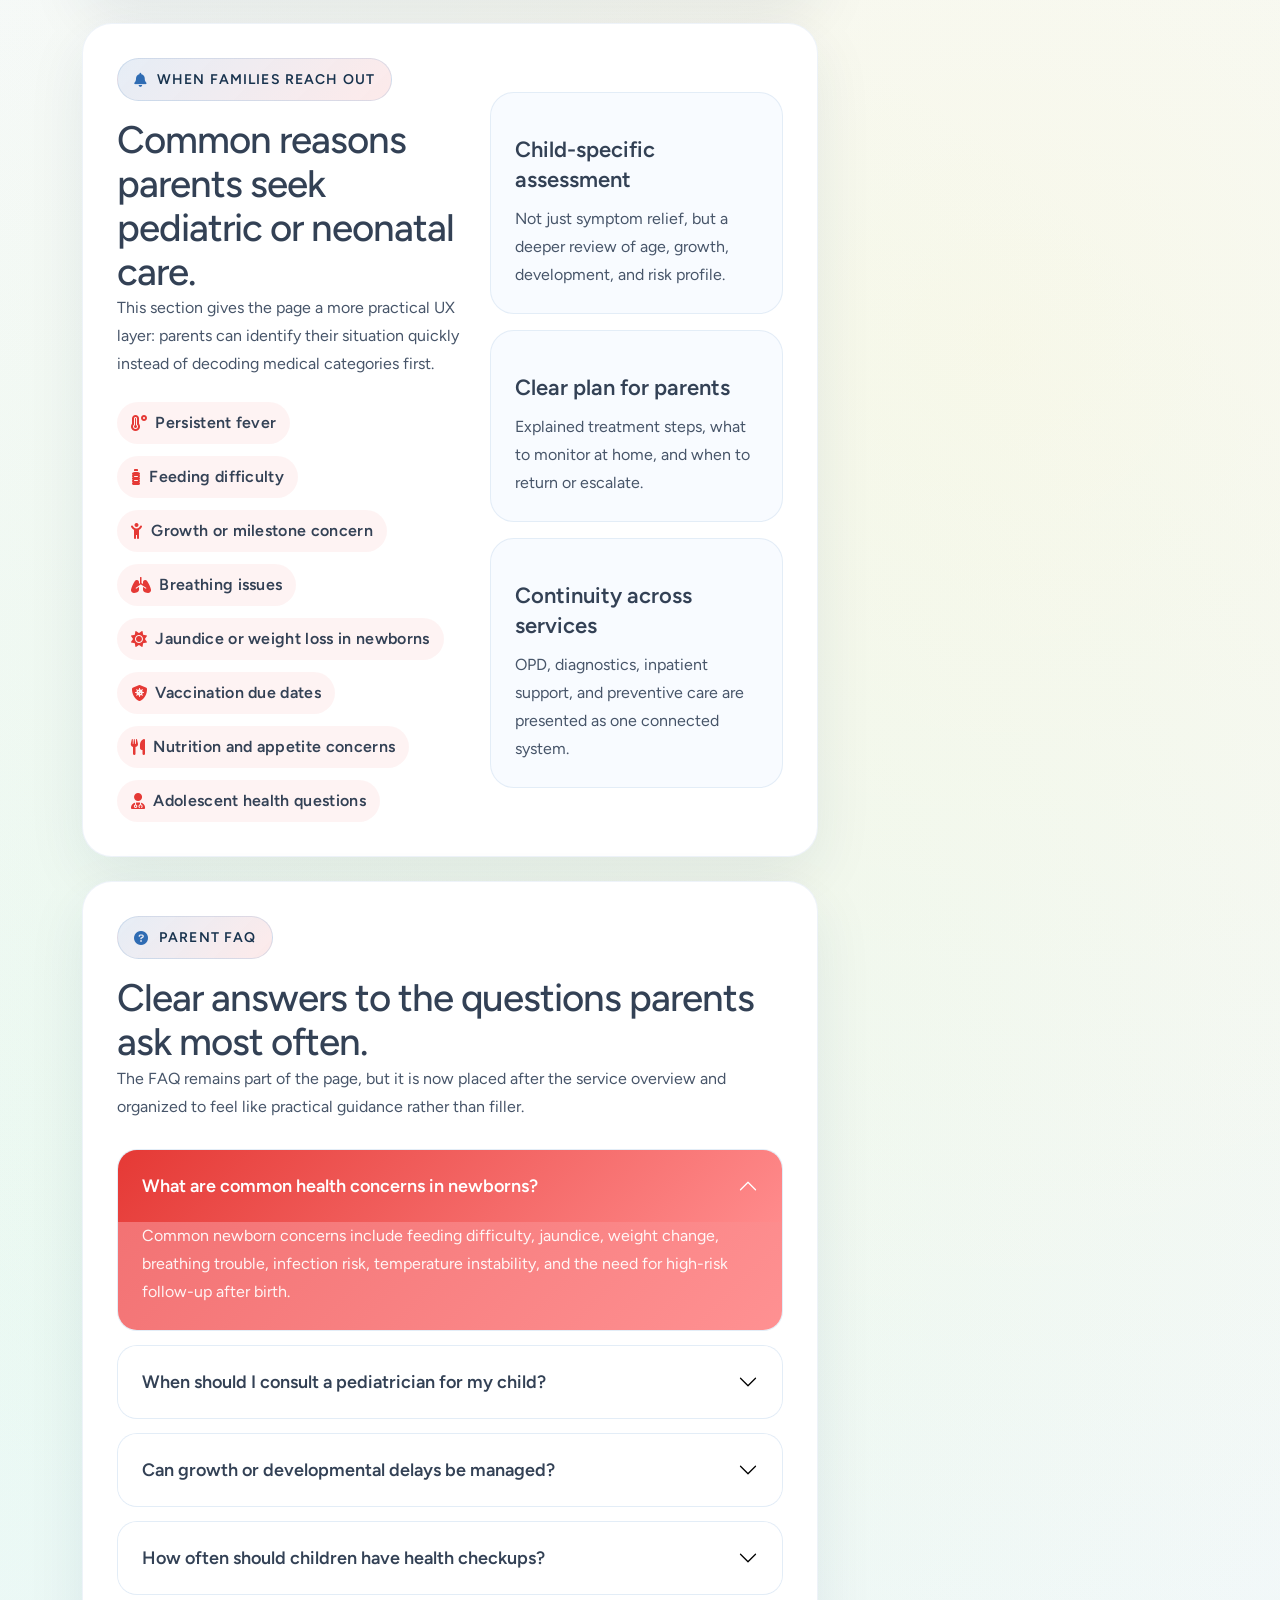
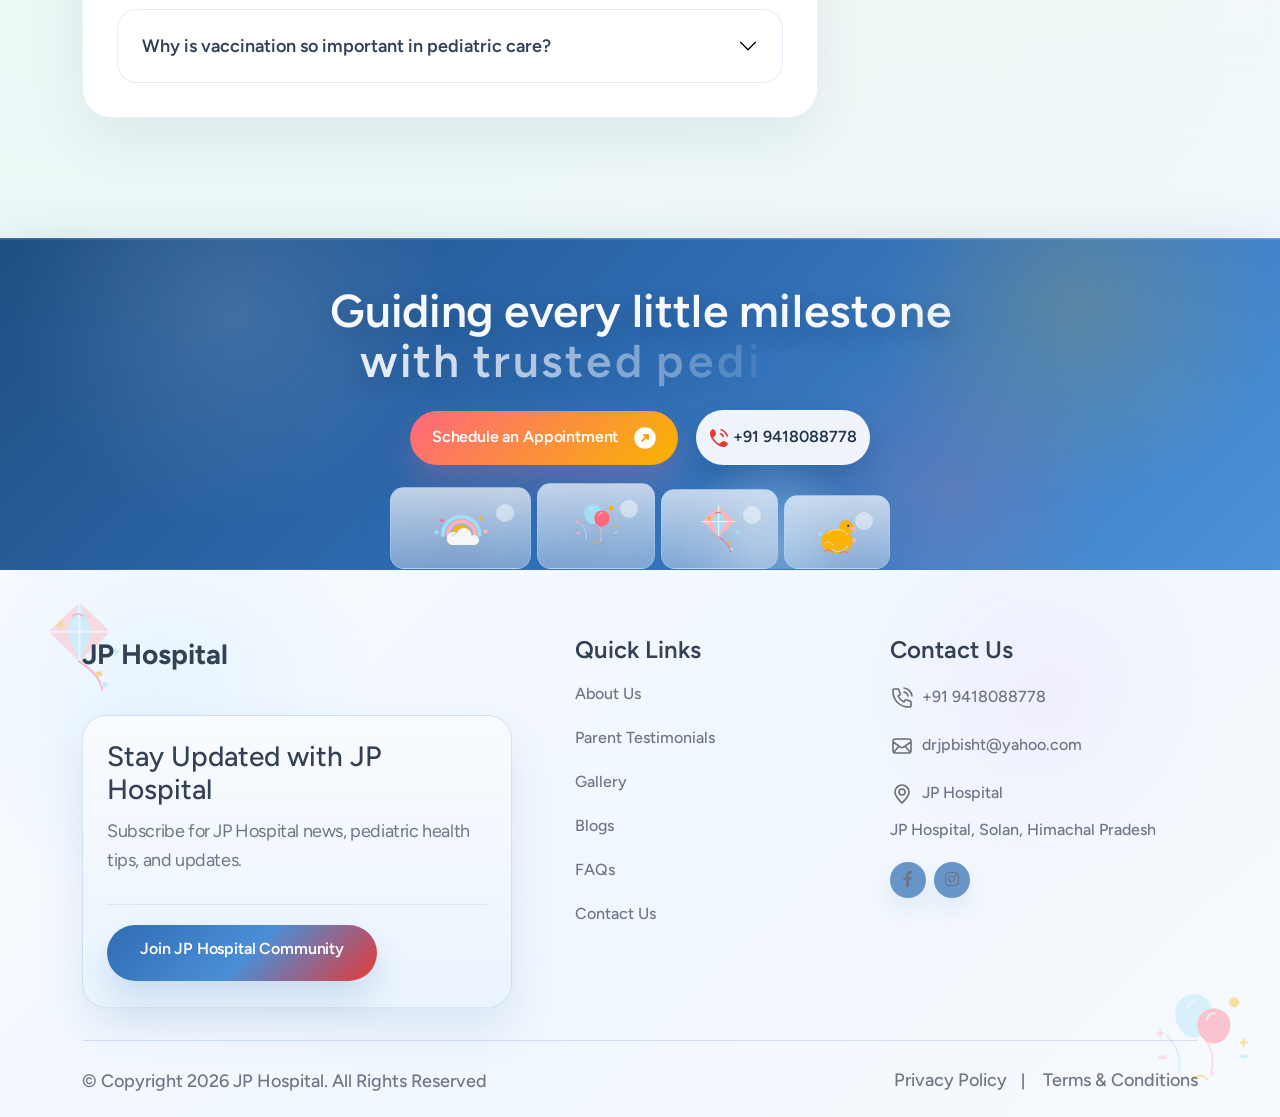
<file: services.html>
<!DOCTYPE html>
<html lang="en">
<head>
     <meta charset="UTF-8">
     <meta name="viewport" content="width=device-width, initial-scale=1.0">
     <title>JP Hospital - Services</title>

     <!--=====FAB ICON=======-->
    <link rel="shortcut icon" href="assets/img/logo/442677277_466438559161188_4576483210212181879_n.jpg">

    <!--===== CSS LINK =======-->
    <link rel="stylesheet" href="assets/css/plugins/bootstrap.min.css">
    <link rel="stylesheet" href="assets/css/plugins/aos.css">
    <link rel="stylesheet" href="assets/css/plugins/fontawesome.css">
    <link rel="stylesheet" href="assets/css/plugins/magnific-popup.css">
    <link rel="stylesheet" href="assets/css/plugins/owlcarousel.min.css">
    <link rel="stylesheet" href="assets/css/plugins/sidebar.css">
    <link rel="stylesheet" href="assets/css/plugins/slick-slider.css">
    <link rel="stylesheet" href="assets/css/plugins/nice-select.css">
    <link rel="stylesheet" href="assets/css/plugins/swiper-bundle.css">
    <link rel="stylesheet" href="assets/css/main.css">

    <!--=====  JS SCRIPT LINK =======-->
    <script src="assets/js/plugins/jquery-3-7-1.min.js"></script>
    <style>
      .service-page-hero {
        position: relative;
        padding: 185px 0 120px;
        background:
          radial-gradient(circle at top left, rgba(242, 107, 108, 0.16), transparent 30%),
          radial-gradient(circle at bottom right, rgba(47, 108, 179, 0.16), transparent 32%);
      }

      .service-page-hero .service-hero-panel {
        position: relative;
        z-index: 1;
        border-radius: 36px;
        padding: 34px;
        background: rgba(255, 255, 255, 0.9);
        border: 1px solid rgba(47, 108, 179, 0.1);
        box-shadow: 0 28px 80px rgba(17, 56, 85, 0.12);
        backdrop-filter: blur(12px);
      }

      .service-page-hero .hero-header {
        max-width: none;
        padding: 0;
        border-radius: 0;
        background: transparent;
        box-shadow: none;
        text-align: left;
        padding-right: 12px;
      }

      .service-breadcrumb {
        display: inline-flex;
        align-items: center;
        gap: 10px;
        flex-wrap: wrap;
        margin-bottom: 22px;
        color: var(--ztc-text-text-3);
        font-family: var(--ztc-family-font1);
        font-size: var(--ztc-font-size-font-s16);
        font-weight: var(--ztc-weight-medium);
      }

      .service-breadcrumb span {
        color: #38566f;
      }

      .service-breadcrumb a {
        color: #17324d;
        opacity: 1;
      }

      .service-breadcrumb i {
        font-size: 12px;
        color: #f26b6c;
      }

      .service-hero-chip,
      .service-section-chip {
        display: inline-flex;
        align-items: center;
        gap: 10px;
        padding: 10px 16px;
        border-radius: 999px;
        background: linear-gradient(135deg, rgba(47, 108, 179, 0.12), rgba(242, 107, 108, 0.14));
        border: 1px solid rgba(47, 108, 179, 0.14);
        color: #17324d;
        font-family: var(--ztc-family-font1);
        font-size: var(--ztc-font-size-font-s14);
        font-weight: var(--ztc-weight-semibold);
        letter-spacing: 0.08em;
        text-transform: uppercase;
      }

      .service-hero-chip i,
      .service-section-chip i {
        color: #2f6cb3;
      }

      .service-page-hero .hero-header h1 {
        margin-top: 22px;
        color: var(--ztc-text-text-11);
        font-size: clamp(40px, 5vw, 68px);
        line-height: 1.04;
        letter-spacing: -1.8px;
      }

      .service-hero-copy p {
        margin-top: 22px;
        max-width: 630px;
        color: var(--ztc-text-text-20);
        font-family: var(--ztc-family-font1);
        font-size: var(--ztc-font-size-font-s18);
        font-weight: var(--ztc-weight-regular);
        line-height: 30px;
      }

      .service-hero-actions {
        display: flex;
        align-items: center;
        gap: 16px;
        flex-wrap: wrap;
        margin-top: 30px;
      }

      .service-secondary-btn {
        display: inline-flex;
        align-items: center;
        justify-content: center;
        gap: 10px;
        min-height: 60px;
        padding: 16px 22px;
        border-radius: 999px;
        background: rgba(255, 255, 255, 0.92);
        border: 1px solid rgba(47, 108, 179, 0.18);
        color: var(--ztc-text-text-12);
        font-family: var(--ztc-family-font1);
        font-size: var(--ztc-font-size-font-s16);
        font-weight: var(--ztc-weight-semibold);
        transition: all 0.3s ease;
        box-shadow: 0 12px 30px rgba(17, 56, 85, 0.1);
      }

      .service-secondary-btn i {
        color: var(--ztc-text-text-12);
      }

      .service-secondary-btn:hover {
        transform: translateY(-3px);
        color: var(--ztc-text-text-1);
        background: var(--ztc-bg-bg-8);
      }

      .service-secondary-btn:hover i {
        color: var(--ztc-text-text-1);
      }

      .service-hero-highlights {
        display: flex;
        flex-wrap: wrap;
        gap: 12px;
        margin-top: 28px;
      }

      .service-hero-highlights span {
        display: inline-flex;
        align-items: center;
        gap: 10px;
        padding: 12px 16px;
        border-radius: 999px;
        background: #fff;
        border: 1px solid rgba(47, 108, 179, 0.12);
        color: var(--ztc-text-text-11);
        font-family: var(--ztc-family-font1);
        font-size: var(--ztc-font-size-font-s15);
        font-weight: var(--ztc-weight-medium);
        box-shadow: 0 8px 24px rgba(17, 56, 85, 0.06);
      }

      .service-hero-highlights i {
        color: var(--ztc-text-text-4);
      }

      .service-hero-visual {
        position: relative;
        min-height: 100%;
      }

      .service-hero-main {
        position: relative;
        border-radius: 30px;
        overflow: hidden;
        padding: 16px;
        background: linear-gradient(160deg, rgba(47, 108, 179, 0.16), rgba(242, 107, 108, 0.18));
      }

      .service-hero-main > img {
        width: 100%;
        height: 480px;
        object-fit: cover;
        border-radius: 22px;
      }

      .service-hero-metrics {
        display: grid;
        grid-template-columns: repeat(3, minmax(0, 1fr));
        gap: 14px;
        margin-top: 18px;
      }

      .service-hero-metric {
        padding: 18px 16px;
        border-radius: 22px;
        background: #fff;
        border: 1px solid rgba(47, 108, 179, 0.08);
        box-shadow: 0 12px 30px rgba(17, 56, 85, 0.07);
      }

      .service-hero-metric strong {
        display: block;
        color: var(--ztc-text-text-12);
        font-family: var(--ztc-family-font1);
        font-size: var(--ztc-font-size-font-s30);
        font-weight: var(--ztc-weight-bold);
        line-height: 1;
      }

      .service-hero-metric span {
        display: block;
        margin-top: 10px;
        color: var(--ztc-text-text-20);
        font-family: var(--ztc-family-font1);
        font-size: var(--ztc-font-size-font-s14);
        font-weight: var(--ztc-weight-medium);
        line-height: 22px;
      }

      .service-page-shell {
        position: relative;
        z-index: 2;
        margin-top: -70px;
        padding-bottom: 120px;
      }

      .service-main-column,
      .service-sidebar {
        display: flex;
        flex-direction: column;
        gap: 24px;
      }

      .service-sidebar {
        position: sticky;
        top: 120px;
      }

      .service-card,
      .service-sidebar-card {
        border-radius: 30px;
        padding: 34px;
        background: #fff;
        border: 1px solid rgba(47, 108, 179, 0.08);
        box-shadow: 0 20px 60px rgba(17, 56, 85, 0.08);
      }

      .service-card h2,
      .service-sidebar-card h3 {
        color: var(--ztc-text-text-11);
        font-family: var(--ztc-family-font1);
      }

      .service-card h2 {
        margin-top: 18px;
        font-size: clamp(30px, 3vw, 42px);
        line-height: 1.14;
        letter-spacing: -1px;
      }

      .service-card p,
      .service-sidebar-card p {
        color: var(--ztc-text-text-20);
        font-family: var(--ztc-family-font1);
        font-size: var(--ztc-font-size-font-s16);
        font-weight: var(--ztc-weight-regular);
        line-height: 28px;
      }

      .service-story-grid,
      .service-signal-layout {
        display: grid;
        grid-template-columns: minmax(0, 1.08fr) minmax(0, 0.92fr);
        gap: 28px;
        align-items: center;
      }

      .service-story-stats,
      .service-visit-grid {
        display: grid;
        gap: 16px;
      }

      .service-story-stats {
        grid-template-columns: repeat(3, minmax(0, 1fr));
        margin-top: 28px;
      }

      .service-story-stat {
        padding: 18px;
        border-radius: 22px;
        background: linear-gradient(180deg, rgba(47, 108, 179, 0.08), rgba(242, 107, 108, 0.08));
        border: 1px solid rgba(47, 108, 179, 0.08);
      }

      .service-story-stat strong {
        display: block;
        color: var(--ztc-text-text-12);
        font-family: var(--ztc-family-font1);
        font-size: var(--ztc-font-size-font-s24);
        font-weight: var(--ztc-weight-bold);
        line-height: 1.1;
      }

      .service-story-stat span {
        display: block;
        margin-top: 8px;
        color: var(--ztc-text-text-20);
        font-family: var(--ztc-family-font1);
        font-size: var(--ztc-font-size-font-s14);
        font-weight: var(--ztc-weight-medium);
        line-height: 22px;
      }

      .service-story-media {
        position: relative;
      }

      .service-story-media img {
        width: 100%;
        min-height: 400px;
        object-fit: cover;
        border-radius: 26px;
      }

      .service-story-badge {
        position: absolute;
        left: 20px;
        right: 20px;
        bottom: 20px;
        padding: 18px 20px;
        border-radius: 20px;
        background: rgba(17, 56, 85, 0.82);
        color: var(--ztc-text-text-1);
        font-family: var(--ztc-family-font1);
        font-size: var(--ztc-font-size-font-s15);
        font-weight: var(--ztc-weight-medium);
        line-height: 24px;
      }

      .service-story-badge i {
        margin-right: 10px;
        color: var(--ztc-text-text-7);
      }

      .service-pillars-grid {
        display: grid;
        grid-template-columns: repeat(2, minmax(0, 1fr));
        gap: 18px;
        margin-top: 28px;
      }

      .service-pillar-card,
      .service-visit-card,
      .service-journey-step {
        height: 100%;
        padding: 24px;
        border-radius: 24px;
        background: var(--ztc-bg-bg-1);
        border: 1px solid rgba(47, 108, 179, 0.1);
      }

      .service-pillar-icon {
        display: inline-flex;
        align-items: center;
        justify-content: center;
        width: 58px;
        height: 58px;
        border-radius: 18px;
        background: linear-gradient(180deg, rgba(242, 107, 108, 0.16), rgba(47, 108, 179, 0.16));
        color: var(--ztc-text-text-12);
        font-size: 22px;
      }

      .service-pillar-card h3,
      .service-visit-card h3,
      .service-journey-step h3,
      .service-lineup-card h3 {
        margin-top: 18px;
        color: var(--ztc-text-text-11);
        font-family: var(--ztc-family-font1);
        font-size: var(--ztc-font-size-font-s22);
        font-weight: var(--ztc-weight-semibold);
        line-height: 30px;
      }

      .service-pillar-card p,
      .service-journey-step p,
      .service-lineup-card p,
      .service-visit-card p {
        margin-top: 10px;
      }

      .service-journey-grid {
        display: grid;
        grid-template-columns: repeat(4, minmax(0, 1fr));
        gap: 18px;
        margin-top: 28px;
      }

      .service-journey-step {
        position: relative;
        padding-top: 56px;
      }

      .service-journey-step::before {
        content: attr(data-step);
        position: absolute;
        top: 20px;
        left: 22px;
        color: rgba(242, 107, 108, 0.22);
        font-family: var(--ztc-family-font1);
        font-size: 42px;
        font-weight: var(--ztc-weight-bold);
        line-height: 1;
      }

      .service-lineup-grid {
        display: grid;
        grid-template-columns: repeat(2, minmax(0, 1fr));
        gap: 20px;
        margin-top: 28px;
      }

      .service-lineup-card {
        overflow: hidden;
        border-radius: 26px;
        background: #fff;
        border: 1px solid rgba(47, 108, 179, 0.1);
        transition: transform 0.3s ease, box-shadow 0.3s ease;
      }

      .service-lineup-card:hover {
        transform: translateY(-6px);
        box-shadow: 0 18px 46px rgba(17, 56, 85, 0.12);
      }

      .service-lineup-card img {
        width: 100%;
        height: 220px;
        object-fit: cover;
      }

      .service-lineup-content {
        padding: 24px;
      }

      .service-lineup-meta {
        display: flex;
        flex-wrap: wrap;
        gap: 10px;
      }

      .service-lineup-meta span,
      .service-chip-list span {
        display: inline-flex;
        align-items: center;
        gap: 8px;
        padding: 9px 14px;
        border-radius: 999px;
        background: rgba(47, 108, 179, 0.08);
        color: var(--ztc-text-text-12);
        font-family: var(--ztc-family-font1);
        font-size: var(--ztc-font-size-font-s13);
        font-weight: var(--ztc-weight-semibold);
        letter-spacing: 0.02em;
      }

      .service-chip-list {
        display: flex;
        flex-wrap: wrap;
        gap: 12px;
        margin-top: 24px;
      }

      .service-chip-list span {
        background: rgba(242, 107, 108, 0.08);
        color: var(--ztc-text-text-11);
      }

      .service-chip-list i {
        color: var(--ztc-text-text-4);
      }

      .service-faq-card .accordion {
        margin-top: 28px;
      }

      .service-faq-card .accordion-item {
        overflow: hidden;
        margin-top: 14px;
        border: 1px solid rgba(47, 108, 179, 0.1);
        border-radius: 20px;
        background: var(--ztc-bg-bg-1);
      }

      .service-faq-card .accordion-item:first-child {
        margin-top: 0;
      }

      .service-faq-card .accordion-button {
        padding: 22px 24px;
        color: var(--ztc-text-text-11);
        font-family: var(--ztc-family-font1);
        font-size: var(--ztc-font-size-font-s18);
        font-weight: var(--ztc-weight-semibold);
        line-height: 28px;
        box-shadow: none;
        background: #fff;
      }

      .service-faq-card .accordion-button::after {
        filter: brightness(0);
      }

      .service-faq-card .accordion-button:not(.collapsed) {
        color: var(--ztc-text-text-1);
        background: linear-gradient(135deg, var(--ztc-bg-bg-3), #ff8b8c);
      }

      .service-faq-card .accordion-button:not(.collapsed)::after {
        filter: brightness(0) invert(1);
      }

      .service-faq-card .accordion-body {
        padding: 0 24px 24px;
        background: linear-gradient(135deg, rgba(242, 107, 108, 0.95), rgba(255, 139, 140, 0.95));
      }

      .service-faq-card .accordion-body p {
        color: rgba(255, 255, 255, 0.92);
      }

      .service-sidebar-card h3 {
        font-size: var(--ztc-font-size-font-s26);
        font-weight: var(--ztc-weight-semibold);
        line-height: 34px;
      }

      .service-sidebar-card h4 {
        color: var(--ztc-text-text-11);
        font-family: var(--ztc-family-font1);
        font-size: var(--ztc-font-size-font-s18);
        font-weight: var(--ztc-weight-semibold);
        line-height: 26px;
      }

      .service-sidebar-cta {
        position: relative;
        overflow: hidden;
        background: linear-gradient(155deg, rgba(47, 108, 179, 0.98), rgba(30, 79, 138, 0.98));
        color: var(--ztc-text-text-1);
      }

      .service-sidebar-cta::before,
      .service-sidebar-cta::after {
        content: "";
        position: absolute;
        border-radius: 50%;
        background: rgba(255, 255, 255, 0.08);
      }

      .service-sidebar-cta::before {
        width: 180px;
        height: 180px;
        top: -70px;
        right: -60px;
      }

      .service-sidebar-cta::after {
        width: 120px;
        height: 120px;
        left: -36px;
        bottom: -36px;
      }

      .service-sidebar-cta > * {
        position: relative;
        z-index: 1;
      }

      .service-sidebar-cta h3,
      .service-sidebar-cta p,
      .service-sidebar-cta li,
      .service-sidebar-cta a {
        color: var(--ztc-text-text-1);
      }

      .service-sidebar-points {
        display: grid;
        gap: 12px;
        margin: 22px 0 28px;
      }

      .service-sidebar-points li {
        display: flex;
        align-items: flex-start;
        gap: 12px;
        font-family: var(--ztc-family-font1);
        font-size: var(--ztc-font-size-font-s15);
        font-weight: var(--ztc-weight-medium);
        line-height: 24px;
      }

      .service-sidebar-points i {
        margin-top: 3px;
        color: var(--ztc-text-text-7);
      }

      .service-sidebar-actions {
        display: flex;
        flex-direction: column;
        gap: 14px;
      }

      .service-sidebar-actions .service-secondary-btn {
        background: rgba(255, 255, 255, 0.14);
        border-color: rgba(255, 255, 255, 0.18);
        color: var(--ztc-text-text-1);
      }

      .service-sidebar-actions .service-secondary-btn:hover {
        background: #fff;
        color: var(--ztc-text-text-12);
      }

      .service-sidebar-nav-links {
        display: grid;
        gap: 12px;
        margin-top: 20px;
      }

      .service-sidebar-nav-links a {
        display: flex;
        align-items: center;
        justify-content: space-between;
        gap: 16px;
        padding: 16px 18px;
        border-radius: 18px;
        background: var(--ztc-bg-bg-1);
        color: var(--ztc-text-text-11);
        font-family: var(--ztc-family-font1);
        font-size: var(--ztc-font-size-font-s16);
        font-weight: var(--ztc-weight-semibold);
        transition: all 0.3s ease;
      }

      .service-sidebar-nav-links a:hover {
        transform: translateX(4px);
        background: rgba(242, 107, 108, 0.1);
        color: var(--ztc-text-text-4);
      }

      .service-hours-list,
      .service-contact-list {
        display: grid;
        gap: 14px;
        margin-top: 18px;
      }

      .service-hours-list li,
      .service-contact-list li {
        display: grid;
        grid-template-columns: minmax(0, 1fr) auto;
        gap: 16px;
        padding-bottom: 14px;
        border-bottom: 1px solid rgba(47, 108, 179, 0.1);
        color: var(--ztc-text-text-20);
        font-family: var(--ztc-family-font1);
        font-size: var(--ztc-font-size-font-s15);
        font-weight: var(--ztc-weight-medium);
        line-height: 24px;
      }

      .service-hours-list li:last-child,
      .service-contact-list li:last-child {
        padding-bottom: 0;
        border-bottom: none;
      }

      .service-hours-list strong,
      .service-contact-list strong {
        color: var(--ztc-text-text-11);
        font-weight: var(--ztc-weight-semibold);
      }

      .service-hours-list span {
        text-align: right;
      }

      .service-note-card {
        background: linear-gradient(180deg, rgba(242, 107, 108, 0.1), rgba(47, 108, 179, 0.08));
      }

      .service-note-card a {
        color: var(--ztc-text-text-12);
        font-weight: var(--ztc-weight-semibold);
      }

      @media (max-width: 991px) {
        .service-page-hero {
          padding: 160px 0 90px;
        }

        .service-page-shell {
          margin-top: -24px;
          padding-bottom: 90px;
        }

        .service-sidebar {
          position: static;
        }

        .service-story-grid,
        .service-signal-layout,
        .service-pillars-grid,
        .service-journey-grid,
        .service-lineup-grid,
        .service-story-stats,
        .service-hero-metrics {
          grid-template-columns: 1fr;
        }
      }

      @media (max-width: 767px) {
        .service-page-hero {
          padding: 145px 0 75px;
        }

        .service-page-hero .service-hero-panel,
        .service-card,
        .service-sidebar-card {
          padding: 24px;
          border-radius: 24px;
        }

        .service-page-hero .hero-header h1 {
          letter-spacing: -1.1px;
        }

        .service-hero-main > img,
        .service-story-media img {
          height: 320px;
          min-height: 320px;
        }

        .service-hero-highlights,
        .service-hero-actions {
          flex-direction: column;
          align-items: stretch;
        }

        .service-secondary-btn,
        .service-sidebar-actions .vl-btn4,
        .service-sidebar-actions .service-secondary-btn {
          width: 100%;
        }

        .service-hours-list li,
        .service-contact-list li {
          grid-template-columns: 1fr;
        }

        .service-hours-list span {
          text-align: left;
        }
      }

      @keyframes dot {
        0% { opacity: 0; }
        50% { opacity: 1; }
        100% { opacity: 0; }
      }
    </style>
</head>
<body class="homepage1-body">

<!--===== PRELOADER STARTS =======-->
<div class="cs_preloader">
  <div class="cs_preloader_in">
    <div class="cs_wave_first">
      <img
        src="assets/img/logo/442677277_466438559161188_4576483210212181879_n.jpg"
        alt=""
        style="width:100px;height:100px;"
      >

      <p style="text-align:center;font-size:18px;color:#4a585f;margin-top:10px;">
        Loading
        <span style="animation:dot 1.4s infinite; animation-delay:0s;">.</span>
        <span style="animation:dot 1.4s infinite; animation-delay:0.2s;">.</span>
        <span style="animation:dot 1.4s infinite; animation-delay:0.4s;">.</span>
      </p>
    </div>
  </div>
</div>

<!--===== PRELOADER ENDS =======-->

<!--===== PROGRESS STARTS=======-->
<div class="paginacontainer">
     <div class="progress-wrap">
       <svg class="progress-circle svg-content" width="100%" height="100%" viewBox="-1 -1 102 102">
         <path d="M50,1 a49,49 0 0,1 0,98 a49,49 0 0,1 0,-98"/>
       </svg>
     </div>
   </div>
 <!--===== PROGRESS ENDS=======-->

<!--=====HEADER START=======-->
<header class="homepage4-body">
  <div id="vl-header-sticky" class="vl-header-area vl-transparent-header">
      <div class="container">
          <div class="row align-items-center row-bg1">
              <div class="col-lg-2 col-md-6 col-6">
                  <div class="vl-logo">
                      <a href="index.html"><img src="assets/img/logo/442677277_466438559161188_4576483210212181879_n.jpg" alt="JP Hospital"></a>
                  </div>
              </div>
              <div class="col-lg-5 d-none d-lg-block">
                  <div class="vl-main-menu text-center">
                         <nav class="vl-mobile-menu-active">
<ul>
    <li class="has-dropdown">
        <a href="index.html">Home <span class="arrow-size"></span></a>
    </li>
    <li class="has-dropdown">
        <a href="about.html">About Us <span class="arrow-size"></span></a>
    </li>
    <li class="has-dropdown">
      <a href="#">Explore <span class="arrow-size"><i class="fa-solid fa-angle-down d-lg-inline d-none"></i></span></a>
        <ul class="sub-menu">
            <li><a href="testimonial.html">Testimonials</a></li>
            <li><a href="Gallery.html">Gallery</a></li>
            <li><a href="blogs.html">Blogs</a></li>
        </ul>
    </li>
    <li class="has-dropdown">
        <a href="faq.html">FAQs <span class="arrow-size"></span></a>
    </li>
    <li class="has-dropdown">
        <a href="services.html">Services <span class="arrow-size"></span></a>
    </li>
    <li class="has-dropdown">
        <a href="contact.html">Contact Us <span class="arrow-size"></span></a>
    </li>
</ul>
                      </nav>
                  </div>
              </div>
              <div class="col-lg-5 col-md-6 col-6">
                <div class="vl-hero-btn d-none d-lg-block text-end">
                  <div class="btn-area1">
                    <a href="tel:+919418088778" class="phone"><svg xmlns="http://www.w3.org/2000/svg" width="20" height="20" viewBox="0 0 20 20" fill="none">
                        <g clip-path="url(#clip0_5825_4343)">
<path d="M4.32688 1.17598C4.79912 1.27359 5.1752 1.59087 5.40887 2.01006L6.15321 3.34544C6.42738 3.83727 6.65811 4.25117 6.80878 4.61098C6.96862 4.99266 7.06355 5.36904 7.02016 5.78518C6.97676 6.20131 6.80622 6.55001 6.57107 6.8905C6.3494 7.21148 6.03823 7.56888 5.66848 7.99356L4.57431 9.25038C4.37824 9.47563 4.2802 9.58821 4.27124 9.72896C4.26228 9.86971 4.34263 9.98996 4.50333 10.2304C5.87299 12.2796 7.71894 14.1262 9.76983 15.497C10.0103 15.6577 10.1305 15.738 10.2712 15.7291C10.412 15.7201 10.5247 15.6221 10.7498 15.426L12.0067 14.3318C12.4314 13.962 12.7888 13.6509 13.1098 13.4292C13.4502 13.194 13.799 13.0235 14.2151 12.9801C14.6312 12.9367 15.0077 13.0317 15.3893 13.1915C15.7491 13.3422 16.163 13.5729 16.6547 13.847L17.9902 14.5915C18.4094 14.8251 18.7267 15.2012 18.8243 15.6734C18.9229 16.1505 18.7775 16.6302 18.4562 17.0244C17.2904 18.4547 15.4227 19.3654 13.4633 18.9701C12.259 18.7272 11.0707 18.3225 9.63342 17.4982C6.74558 15.842 4.15636 13.2514 2.50212 10.367C1.67786 8.92963 1.2731 7.74134 1.03015 6.53696C0.634898 4.5776 1.54559 2.70987 2.9759 1.54412C3.37009 1.22284 3.84971 1.07736 4.32688 1.17598Z" fill="#F26B6C"/>
<path fill-rule="evenodd" clip-rule="evenodd" d="M11.3062 1.54C11.4337 1.0978 11.8957 0.842779 12.3379 0.970388C15.5607 1.90041 18.099 4.43862 19.0292 7.66132C19.1567 8.1035 18.9017 8.56545 18.4596 8.69304C18.0174 8.8207 17.5554 8.5657 17.4278 8.1235C16.6565 5.45101 14.5483 3.34295 11.8757 2.57171C11.4336 2.4441 11.1786 1.98219 11.3062 1.54ZM10.7947 5.47187C10.9747 5.04825 11.4639 4.85066 11.8876 5.03055C13.2723 5.6186 14.381 6.72725 14.969 8.11199C15.1489 8.53562 14.9513 9.02487 14.5277 9.20479C14.1041 9.38462 13.6148 9.18704 13.4349 8.76345C13.0157 7.77614 12.2234 6.9839 11.2361 6.56463C10.8125 6.38474 10.6149 5.8955 10.7947 5.47187Z" fill="#F26B6C"/>
                        </g>
                        <defs>
<clipPath id="clip0_5825_4343">
  <rect width="20" height="20" fill="white"/>
</clipPath>
                        </defs>
                      </svg>+91 9418088778</a>
                    <a href="https://drjpbisht.exlyapp.com/a8c4b282-6f3e-43cb-b506-ca9ee52e7de0" class="vl-btn4">Schedule Video Consultation<span><svg xmlns="http://www.w3.org/2000/svg" width="22" height="22" viewBox="0 0 22 22" fill="none">
                        <path fill-rule="evenodd" clip-rule="evenodd" d="M11 0.25C5.06294 0.25 0.25 5.06294 0.25 11C0.25 16.9371 5.06294 21.75 11 21.75C16.9371 21.75 21.75 16.9371 21.75 11C21.75 5.06294 16.9371 0.25 11 0.25ZM10 7C9.5955 7 9.2309 7.24364 9.0761 7.61732C8.92134 7.99099 9.0069 8.42111 9.2929 8.70711L10.5858 10L7.29289 13.2929C6.90237 13.6834 6.90237 14.3166 7.29289 14.7071C7.68342 15.0976 8.31658 15.0976 8.70711 14.7071L12 11.4142L13.2929 12.7071C13.5789 12.9931 14.009 13.0787 14.3827 12.9239C14.7564 12.7691 15 12.4045 15 12V8C15 7.44772 14.5523 7 14 7H10Z" fill="white"/>
                      </svg></span></a>
                </div>
                </div>
                <div class="vl-header-action-item d-block d-lg-none">
                  <button type="button" class="vl-offcanvas-toggle">
                    <i class="fa-solid fa-bars-staggered"></i>
                  </button>
               </div>
              </div>
          </div>
      </div>
  </div>
</header>
 <!--=====HEADER END =======-->

 <!--===== MOBILE HEADER STARTS =======-->
<div class="homepage4-body">
  <div class="vl-offcanvas">
    <div class="vl-offcanvas-wrapper">
        <div class="vl-offcanvas-header d-flex justify-content-between align-items-center mb-90">
            <div class="vl-offcanvas-logo">
              <a href="index.html"><img src="assets/img/logo/442677277_466438559161188_4576483210212181879_n.jpg" alt="JP Hospital"></a>
            </div>
            <div class="vl-offcanvas-close">
               <button class="vl-offcanvas-close-toggle" type="button" aria-label="Close menu"><i class="fa-solid fa-xmark"></i></button>
            </div>
        </div>

        <div class="vl-offcanvas-menu d-lg-none mb-40">
            <nav></nav>
        </div>

        <div class="space20"></div>
        <div class="vl-offcanvas-info">
            <div class="space20"></div>
            <span><a href="mailto:drjpbisht@yahoo.com"> <i class="fa-regular fa-envelope"></i>drjpbisht@yahoo.com</a></span>
            <span><a href="tel:+919418088778"><i class="fa-solid fa-phone"></i>+91 9418088778</a></span>
            <span><a href="https://www.google.com/maps/place/JP+Hospital+Solan/@30.9065845,77.103454,17z/data=!3m1!4b1!4m12!1m5!3m4!2zMzDCsDU0JzIzLjciTiA3N8KwMDYnMzAuMCJF!8m2!3d30.90658!4d77.1083249!3m5!1s0x390f8149589b6593:0x71f9a4d795927ba!8m2!3d30.90658!4d77.1083249!16s%2Fg%2F1q63ck9x6?hl=en-US&amp;entry=ttu&amp;g_ep=EgoyMDI2MDMxOC4xIKXMDSoASAFQAw%3D%3D"><i class="fa-solid fa-location-dot"></i>
              JP Hospital
              <br>
              JP Hospital, Solan, Himachal Pradesh
            </a></span>
        </div>
        <div class="space20"></div>
        <div class="vl-offcanvas-social">
            <h3 class="vl-offcanvas-sm-title">Follow Us</h3>
            <div class="space20"></div>
            <a href="https://www.facebook.com/jphospitalsolan/"><i class="fab fa-facebook-f"></i></a>
            <a href="https://www.instagram.com/jp_hospital_solan/"><i class="fab fa-instagram"></i></a>
         </div>
    </div>
</div>
<div class="vl-offcanvas-overlay"></div>
</div>
<!--===== MOBILE HEADER ENDS =======-->

<!--===== HERO AREA STARTS =======-->
<div class="inner-header-section-area service-page-hero">
  <div class="container">
    <div class="service-hero-panel">
      <div class="row align-items-center g-4">
        <div class="col-lg-7">
          <div class="hero-header service-hero-copy">
            <div class="service-breadcrumb">
              <a href="index.html">Home</a>
              <i class="fa-solid fa-angle-right"></i>
              <span>Services</span>
            </div>
            <span class="service-hero-chip"><i class="fa-solid fa-heart-pulse"></i>Pediatric &amp; Neonatal Services</span>
            <h1 class="text-anime-style-1">JP Hospital pediatric services are designed around every stage of childhood.</h1>
            <p>
              From newborn stabilization and preventive wellness visits to critical care support and
              adolescent guidance, every service at JP Hospital is built to deliver safe, evidence-based,
              family-centered care with clarity for parents at every step.
            </p>
            <div class="service-hero-actions">
              <a href="https://drjpbisht.exlyapp.com/a8c4b282-6f3e-43cb-b506-ca9ee52e7de0" class="vl-btn4">Schedule Consultation<span><svg xmlns="http://www.w3.org/2000/svg" width="22" height="22" viewBox="0 0 22 22" fill="none">
                  <path fill-rule="evenodd" clip-rule="evenodd" d="M11 0.25C5.06294 0.25 0.25 5.06294 0.25 11C0.25 16.9371 5.06294 21.75 11 21.75C16.9371 21.75 21.75 16.9371 21.75 11C21.75 5.06294 16.9371 0.25 11 0.25ZM10 7C9.5955 7 9.2309 7.24364 9.0761 7.61732C8.92134 7.99099 9.0069 8.42111 9.2929 8.70711L10.5858 10L7.29289 13.2929C6.90237 13.6834 6.90237 14.3166 7.29289 14.7071C7.68342 15.0976 8.31658 15.0976 8.70711 14.7071L12 11.4142L13.2929 12.7071C13.5789 12.9931 14.009 13.0787 14.3827 12.9239C14.7564 12.7691 15 12.4045 15 12V8C15 7.44772 14.5523 7 14 7H10Z" fill="white"/>
                </svg></span></a>
              <a href="tel:+919418088778" class="service-secondary-btn"><i class="fa-solid fa-phone"></i>Call +91 9418088778</a>
            </div>
            <div class="service-hero-highlights">
              <span><i class="fa-solid fa-baby"></i>Newborn &amp; NICU support</span>
              <span><i class="fa-solid fa-shield-heart"></i>Preventive child wellness</span>
              <span><i class="fa-solid fa-stethoscope"></i>OPD, diagnostics &amp; follow-up</span>
            </div>
          </div>
        </div>
        <div class="col-lg-5">
          <div class="service-hero-visual">
            <div class="service-hero-main">
              <img src="assets/img/refresh/service/care-journey-family.jpg" alt="Family arriving for pediatric care">
            </div>
            <div class="service-hero-metrics">
              <div class="service-hero-metric">
                <strong>38+</strong>
                <span>Years of pediatric and neonatal experience</span>
              </div>
              <div class="service-hero-metric">
                <strong>0-18</strong>
                <span>Support spanning newborn, infant, child, and adolescent care</span>
              </div>
              <div class="service-hero-metric">
                <strong>24/7</strong>
                <span>Hospital-backed critical care coordination for high-risk cases</span>
              </div>
            </div>
          </div>
        </div>
      </div>
    </div>
  </div>
</div>
<!--===== HERO AREA ENDS =======-->

<!--===== SERVICE AREA STARTS =======-->
<div class="service-page-shell">
  <div class="container">
    <div class="row g-4">
      <div class="col-lg-8">
        <div class="service-main-column">
          <section id="care-overview" class="service-card">
            <div class="service-story-grid">
              <div>
                <span class="service-section-chip"><i class="fa-solid fa-star-of-life"></i>Care Overview</span>
                <h2>Every JP Hospital visit is structured to feel calm, clear, and clinically thorough.</h2>
                <p>
                  Under the leadership of Dr. JP Bisht, JP Hospital combines pediatric and neonatal care with
                  timely diagnosis, preventive planning, and compassionate parent communication. The service model
                  is built to support both routine milestones and medically complex situations without losing
                  the reassurance families need during a visit.
                </p>
                <p>
                  Whether your child needs a newborn assessment, an OPD consultation, vaccination guidance,
                  developmental review, or hospital-based critical care support, the focus remains consistent:
                  understand the child fully, explain the plan clearly, and follow through with continuity of care.
                </p>
                <div class="service-story-stats">
                  <div class="service-story-stat">
                    <strong>Holistic</strong>
                    <span>Consultation that looks at symptoms, growth, nutrition, and development together.</span>
                  </div>
                  <div class="service-story-stat">
                    <strong>Preventive</strong>
                    <span>Vaccination, routine checkups, and early guidance to reduce avoidable complications.</span>
                  </div>
                  <div class="service-story-stat">
                    <strong>Responsive</strong>
                    <span>Escalation to NICU, PICU, HDU, diagnostics, and hospital support when needed.</span>
                  </div>
                </div>
              </div>
              <div class="service-story-media">
                <img src="assets/img/refresh/service/pediatric-checkup.jpg" alt="Child receiving a pediatric checkup">
                <div class="service-story-badge"><i class="fa-solid fa-circle-check"></i>Evidence-based pediatric care with parent-friendly guidance at every step.</div>
              </div>
            </div>
          </section>

          <section id="care-pillars" class="service-card">
            <span class="service-section-chip"><i class="fa-solid fa-layer-group"></i>Care Pillars</span>
            <h2>Four pillars shape how this service page is now organized.</h2>
            <p>
              The redesign groups care into the moments families actually need to understand: newborn support,
              preventive wellness, acute treatment, and long-term growth guidance.
            </p>
            <div class="service-pillars-grid">
              <article class="service-pillar-card">
                <div class="service-pillar-icon"><i class="fa-solid fa-baby"></i></div>
                <h3>Newborn &amp; neonatal care</h3>
                <p>Assessment, stabilization, preterm and high-risk newborn follow-up, and NICU-linked support for vulnerable early days.</p>
              </article>
              <article class="service-pillar-card">
                <div class="service-pillar-icon"><i class="fa-solid fa-shield-heart"></i></div>
                <h3>Preventive child wellness</h3>
                <p>Well-child visits, immunization planning, routine monitoring, and anticipatory guidance that keeps families prepared.</p>
              </article>
              <article class="service-pillar-card">
                <div class="service-pillar-icon"><i class="fa-solid fa-briefcase-medical"></i></div>
                <h3>Illness, OPD &amp; critical care support</h3>
                <p>From common infections to serious pediatric conditions, care pathways connect OPD, PICU, HDU, and diagnostics efficiently.</p>
              </article>
              <article class="service-pillar-card">
                <div class="service-pillar-icon"><i class="fa-solid fa-seedling"></i></div>
                <h3>Growth, nutrition &amp; adolescent guidance</h3>
                <p>Support that goes beyond symptoms to address feeding, growth patterns, developmental progress, and age-specific counseling.</p>
              </article>
            </div>
          </section>

          <section id="care-journey" class="service-card">
            <span class="service-section-chip"><i class="fa-solid fa-route"></i>Care Journey</span>
            <h2>How care typically moves from first concern to follow-up.</h2>
            <p>
              The treatment experience is designed to remove uncertainty for parents and reduce delays in clinical decision-making.
            </p>
            <div class="service-journey-grid">
              <article class="service-journey-step" data-step="01">
                <h3>Listen &amp; understand</h3>
                <p>Every consultation starts with symptom history, birth background, feeding details, developmental context, and parent concerns.</p>
              </article>
              <article class="service-journey-step" data-step="02">
                <h3>Examine &amp; assess</h3>
                <p>Clinical examination, growth review, newborn assessment, and diagnostic support are used according to the child’s needs.</p>
              </article>
              <article class="service-journey-step" data-step="03">
                <h3>Treat &amp; guide</h3>
                <p>Families receive a child-specific plan covering medication, monitoring, preventive steps, warning signs, and next actions.</p>
              </article>
              <article class="service-journey-step" data-step="04">
                <h3>Review &amp; continue</h3>
                <p>Follow-up is structured around recovery, growth, vaccination schedules, developmental milestones, and hospital support if required.</p>
              </article>
            </div>
          </section>

          <section id="clinical-services" class="service-card">
            <span class="service-section-chip"><i class="fa-solid fa-hospital"></i>Clinical Services</span>
            <h2>A complete service mix, presented as clear care categories instead of a generic list.</h2>
            <p>
              Families can quickly scan what is available, what each service covers, and how the different units work together around a child.
            </p>
            <div class="service-lineup-grid">
              <article class="service-lineup-card">
                <img src="assets/img/refresh/service/pediatric-checkup.jpg" alt="Newborn and infant consultation">
                <div class="service-lineup-content">
                  <div class="service-lineup-meta">
                    <span><i class="fa-solid fa-baby"></i>Early Care</span>
                  </div>
                  <h3>Newborn &amp; infant care</h3>
                  <p>Newborn assessments, feeding review, weight monitoring, jaundice evaluation, and early infant health support.</p>
                </div>
              </article>
              <article class="service-lineup-card">
                <img src="assets/img/refresh/works/nicu-newborn-care.jpg" alt="NICU newborn care">
                <div class="service-lineup-content">
                  <div class="service-lineup-meta">
                    <span><i class="fa-solid fa-heart-pulse"></i>Neonatal Support</span>
                  </div>
                  <h3>NICU Level 2 &amp; high-risk follow-up</h3>
                  <p>Advanced support for premature, low-birth-weight, and medically fragile newborns requiring close supervision.</p>
                </div>
              </article>
              <article class="service-lineup-card">
                <img src="assets/img/refresh/works/opd-consultation.jpg" alt="Pediatric outpatient consultation">
                <div class="service-lineup-content">
                  <div class="service-lineup-meta">
                    <span><i class="fa-solid fa-stethoscope"></i>Consultation</span>
                  </div>
                  <h3>OPD consultations &amp; illness management</h3>
                  <p>Routine visits, acute illness review, recurrent symptom evaluation, and follow-up care for infants, children, and adolescents.</p>
                </div>
              </article>
              <article class="service-lineup-card">
                <img src="assets/img/refresh/works/child-vaccination.jpg" alt="Child vaccination service">
                <div class="service-lineup-content">
                  <div class="service-lineup-meta">
                    <span><i class="fa-solid fa-syringe"></i>Prevention</span>
                  </div>
                  <h3>Vaccination &amp; well-child visits</h3>
                  <p>Immunization planning, routine growth checks, milestone tracking, and preventive health guidance for children and adults.</p>
                </div>
              </article>
              <article class="service-lineup-card">
                <img src="assets/img/refresh/works/picu-hospital-bed.jpg" alt="Pediatric intensive care setting">
                <div class="service-lineup-content">
                  <div class="service-lineup-meta">
                    <span><i class="fa-solid fa-bed-pulse"></i>Critical Care</span>
                  </div>
                  <h3>PICU, HDU &amp; hospital-based support</h3>
                  <p>Escalated monitoring and inpatient support for children who need a higher level of observation and treatment intensity.</p>
                </div>
              </article>
              <article class="service-lineup-card">
                <img src="assets/img/refresh/works/diagnostic-ultrasound.jpg" alt="Diagnostic ultrasound and pediatric investigations">
                <div class="service-lineup-content">
                  <div class="service-lineup-meta">
                    <span><i class="fa-solid fa-wave-square"></i>Diagnostics</span>
                  </div>
                  <h3>EEG, ECG, USG &amp; digital X-ray</h3>
                  <p>In-house diagnostic support for faster evaluation, sharper treatment decisions, and more coordinated pediatric care.</p>
                </div>
              </article>
              <article class="service-lineup-card">
                <img src="assets/img/refresh/works/laboratory-samples.jpg" alt="Laboratory services">
                <div class="service-lineup-content">
                  <div class="service-lineup-meta">
                    <span><i class="fa-solid fa-flask-vial"></i>Lab Support</span>
                  </div>
                  <h3>Laboratory services</h3>
                  <p>Essential investigations, infection markers, routine blood work, and coordinated testing that supports timely pediatric decisions.</p>
                </div>
              </article>
              <article class="service-lineup-card">
                <img src="assets/img/refresh/works/pharmacy-medications.jpg" alt="Pharmacy medications">
                <div class="service-lineup-content">
                  <div class="service-lineup-meta">
                    <span><i class="fa-solid fa-pills"></i>Medication Support</span>
                  </div>
                  <h3>Pharmacy &amp; care continuity</h3>
                  <p>Access to prescribed medications, treatment reinforcement, and a smoother link between diagnosis, therapy, and follow-up.</p>
                </div>
              </article>
            </div>
          </section>

          <section class="service-card">
            <div class="service-signal-layout">
              <div>
                <span class="service-section-chip"><i class="fa-solid fa-bell"></i>When Families Reach Out</span>
                <h2>Common reasons parents seek pediatric or neonatal care.</h2>
                <p>
                  This section gives the page a more practical UX layer: parents can identify their situation quickly instead of decoding medical categories first.
                </p>
                <div class="service-chip-list">
                  <span><i class="fa-solid fa-temperature-high"></i>Persistent fever</span>
                  <span><i class="fa-solid fa-bottle-water"></i>Feeding difficulty</span>
                  <span><i class="fa-solid fa-child-reaching"></i>Growth or milestone concern</span>
                  <span><i class="fa-solid fa-lungs"></i>Breathing issues</span>
                  <span><i class="fa-solid fa-sun"></i>Jaundice or weight loss in newborns</span>
                  <span><i class="fa-solid fa-shield-virus"></i>Vaccination due dates</span>
                  <span><i class="fa-solid fa-utensils"></i>Nutrition and appetite concerns</span>
                  <span><i class="fa-solid fa-user-doctor"></i>Adolescent health questions</span>
                </div>
              </div>
              <div class="service-visit-grid">
                <article class="service-visit-card">
                  <h3>Child-specific assessment</h3>
                  <p>Not just symptom relief, but a deeper review of age, growth, development, and risk profile.</p>
                </article>
                <article class="service-visit-card">
                  <h3>Clear plan for parents</h3>
                  <p>Explained treatment steps, what to monitor at home, and when to return or escalate.</p>
                </article>
                <article class="service-visit-card">
                  <h3>Continuity across services</h3>
                  <p>OPD, diagnostics, inpatient support, and preventive care are presented as one connected system.</p>
                </article>
              </div>
            </div>
          </section>

          <section id="parent-faq" class="service-card service-faq-card">
            <span class="service-section-chip"><i class="fa-solid fa-circle-question"></i>Parent FAQ</span>
            <h2>Clear answers to the questions parents ask most often.</h2>
            <p>
              The FAQ remains part of the page, but it is now placed after the service overview and organized to feel like practical guidance rather than filler.
            </p>
            <div class="accordion" id="serviceFaqAccordion">
              <div class="accordion-item">
                <h3 class="accordion-header" id="faqHeadingOne">
                  <button class="accordion-button" type="button" data-bs-toggle="collapse" data-bs-target="#faqCollapseOne" aria-expanded="true" aria-controls="faqCollapseOne">
                    What are common health concerns in newborns?
                  </button>
                </h3>
                <div id="faqCollapseOne" class="accordion-collapse collapse show" aria-labelledby="faqHeadingOne" data-bs-parent="#serviceFaqAccordion">
                  <div class="accordion-body">
                    <p>Common newborn concerns include feeding difficulty, jaundice, weight change, breathing trouble, infection risk, temperature instability, and the need for high-risk follow-up after birth.</p>
                  </div>
                </div>
              </div>
              <div class="accordion-item">
                <h3 class="accordion-header" id="faqHeadingTwo">
                  <button class="accordion-button collapsed" type="button" data-bs-toggle="collapse" data-bs-target="#faqCollapseTwo" aria-expanded="false" aria-controls="faqCollapseTwo">
                    When should I consult a pediatrician for my child?
                  </button>
                </h3>
                <div id="faqCollapseTwo" class="accordion-collapse collapse" aria-labelledby="faqHeadingTwo" data-bs-parent="#serviceFaqAccordion">
                  <div class="accordion-body">
                    <p>You should consult for routine checkups, due vaccinations, feeding concerns, fever that is not settling, breathing changes, poor activity, developmental questions, or any symptom that feels unusual for your child.</p>
                  </div>
                </div>
              </div>
              <div class="accordion-item">
                <h3 class="accordion-header" id="faqHeadingThree">
                  <button class="accordion-button collapsed" type="button" data-bs-toggle="collapse" data-bs-target="#faqCollapseThree" aria-expanded="false" aria-controls="faqCollapseThree">
                    Can growth or developmental delays be managed?
                  </button>
                </h3>
                <div id="faqCollapseThree" class="accordion-collapse collapse" aria-labelledby="faqHeadingThree" data-bs-parent="#serviceFaqAccordion">
                  <div class="accordion-body">
                    <p>Yes. Early identification, targeted guidance, follow-up monitoring, and timely intervention can significantly improve developmental outcomes and help families act before problems deepen.</p>
                  </div>
                </div>
              </div>
              <div class="accordion-item">
                <h3 class="accordion-header" id="faqHeadingFour">
                  <button class="accordion-button collapsed" type="button" data-bs-toggle="collapse" data-bs-target="#faqCollapseFour" aria-expanded="false" aria-controls="faqCollapseFour">
                    How often should children have health checkups?
                  </button>
                </h3>
                <div id="faqCollapseFour" class="accordion-collapse collapse" aria-labelledby="faqHeadingFour" data-bs-parent="#serviceFaqAccordion">
                  <div class="accordion-body">
                    <p>Checkup frequency is highest in infancy, then continues at important growth and vaccination milestones. Regular review helps track growth, nutrition, behavior, school-age health, and preventive needs over time.</p>
                  </div>
                </div>
              </div>
              <div class="accordion-item">
                <h3 class="accordion-header" id="faqHeadingFive">
                  <button class="accordion-button collapsed" type="button" data-bs-toggle="collapse" data-bs-target="#faqCollapseFive" aria-expanded="false" aria-controls="faqCollapseFive">
                    Why is vaccination so important in pediatric care?
                  </button>
                </h3>
                <div id="faqCollapseFive" class="accordion-collapse collapse" aria-labelledby="faqHeadingFive" data-bs-parent="#serviceFaqAccordion">
                  <div class="accordion-body">
                    <p>Vaccination protects children against serious infectious diseases, supports community immunity, and remains one of the strongest preventive tools in modern pediatric care.</p>
                  </div>
                </div>
              </div>
            </div>
          </section>
        </div>
      </div>

      <div class="col-lg-4">
        <aside class="service-sidebar">
          <div class="service-sidebar-card service-sidebar-cta">
            <h3>Book a consultation with confidence.</h3>
            <p>
              Use the service page as a decision tool, then move straight into booking or calling without hunting for the next step.
            </p>
            <ul class="service-sidebar-points">
              <li><i class="fa-solid fa-check"></i>OPD consultations, newborn reviews, vaccination visits, and follow-up care</li>
              <li><i class="fa-solid fa-check"></i>Hospital-supported escalation for NICU, PICU, HDU, diagnostics, and pharmacy coordination</li>
              <li><i class="fa-solid fa-check"></i>Clear guidance for parents before, during, and after each visit</li>
            </ul>
            <div class="service-sidebar-actions">
              <a href="https://drjpbisht.exlyapp.com/a8c4b282-6f3e-43cb-b506-ca9ee52e7de0" class="vl-btn4">Book Appointment<span><svg xmlns="http://www.w3.org/2000/svg" width="22" height="22" viewBox="0 0 22 22" fill="none">
                  <path fill-rule="evenodd" clip-rule="evenodd" d="M11 0.25C5.06294 0.25 0.25 5.06294 0.25 11C0.25 16.9371 5.06294 21.75 11 21.75C16.9371 21.75 21.75 16.9371 21.75 11C21.75 5.06294 16.9371 0.25 11 0.25ZM10 7C9.5955 7 9.2309 7.24364 9.0761 7.61732C8.92134 7.99099 9.0069 8.42111 9.2929 8.70711L10.5858 10L7.29289 13.2929C6.90237 13.6834 6.90237 14.3166 7.29289 14.7071C7.68342 15.0976 8.31658 15.0976 8.70711 14.7071L12 11.4142L13.2929 12.7071C13.5789 12.9931 14.009 13.0787 14.3827 12.9239C14.7564 12.7691 15 12.4045 15 12V8C15 7.44772 14.5523 7 14 7H10Z" fill="white"/>
                </svg></span></a>
              <a href="tel:+919418088778" class="service-secondary-btn"><i class="fa-solid fa-phone"></i>Talk to JP Hospital</a>
            </div>
          </div>

          <div class="service-sidebar-card">
            <h3>Jump to section</h3>
            <div class="service-sidebar-nav-links">
              <a href="#care-overview">Care overview <i class="fa-solid fa-arrow-right"></i></a>
              <a href="#care-pillars">Care pillars <i class="fa-solid fa-arrow-right"></i></a>
              <a href="#care-journey">Care journey <i class="fa-solid fa-arrow-right"></i></a>
              <a href="#clinical-services">Clinical services <i class="fa-solid fa-arrow-right"></i></a>
              <a href="#parent-faq">Parent FAQ <i class="fa-solid fa-arrow-right"></i></a>
            </div>
          </div>

          <div class="service-sidebar-card">
            <h3>OPD timings</h3>
            <ul class="service-hours-list">
              <li><strong>Monday - Saturday</strong><span>11:00 AM - 1:50 PM</span></li>
              <li><strong>Evening clinic</strong><span>6:45 PM - 8:45 PM</span></li>
              <li><strong>Sunday</strong><span>Closed</span></li>
            </ul>
          </div>

          <div class="service-sidebar-card service-note-card">
            <h3>Visit information</h3>
            <p>
              For newborn concerns, persistent fever, breathing difficulty, poor feeding, or urgent deterioration,
              call the hospital directly so the team can guide you to the right level of care quickly.
            </p>
            <ul class="service-contact-list">
              <li><strong>Phone</strong><span><a href="tel:+919418088778">+91 9418088778</a></span></li>
              <li><strong>Email</strong><span><a href="mailto:drjpbisht@yahoo.com">drjpbisht@yahoo.com</a></span></li>
              <li><strong>Location</strong><span><a href="https://www.google.com/maps/place/JP+Hospital+Solan/@30.9065845,77.103454,17z/data=!3m1!4b1!4m12!1m5!3m4!2zMzDCsDU0JzIzLjciTiA3N8KwMDYnMzAuMCJF!8m2!3d30.90658!4d77.1083249!3m5!1s0x390f8149589b6593:0x71f9a4d795927ba!8m2!3d30.90658!4d77.1083249!16s%2Fg%2F1q63ck9x6?hl=en-US&amp;entry=ttu&amp;g_ep=EgoyMDI2MDMxOC4xIKXMDSoASAFQAw%3D%3D">JP Hospital, Solan</a></span></li>
            </ul>
          </div>
        </aside>
      </div>
    </div>
  </div>
</div>
<!--===== SERVICE AREA ENDS =======-->

<!--===== CTA AREA STARTS =======-->
<div class="cta4-section-area" style="background-image: linear-gradient(135deg, rgba(17, 56, 85, 0.84), rgba(17, 56, 85, 0.58)), url(assets/img/refresh/bg/inner-waiting-room.jpg); background-position: center; background-size: cover; background-repeat: no-repeat;">
  <div class="container">
    <div class="row justify-content-center">
      <div class="col-lg-10">
        <div class="cta-content-area heading1 cta-centered-content">
          <h2 class="text-anime-style-3">Guiding every little milestone with trusted pediatric care.</h2>
          <div class="space24"></div>
          <div class="btn-area1">
            <a href="https://drjpbisht.exlyapp.com/a8c4b282-6f3e-43cb-b506-ca9ee52e7de0" class="vl-btn4">Schedule an Appointment <span><svg xmlns="http://www.w3.org/2000/svg" width="22" height="22" viewBox="0 0 22 22" fill="none">
                <path fill-rule="evenodd" clip-rule="evenodd" d="M11 0.25C5.06294 0.25 0.25 5.06294 0.25 11C0.25 16.9371 5.06294 21.75 11 21.75C16.9371 21.75 21.75 16.9371 21.75 11C21.75 5.06294 16.9371 0.25 11 0.25ZM10 7C9.5955 7 9.2309 7.24364 9.0761 7.61732C8.92134 7.99099 9.0069 8.42111 9.2929 8.70711L10.5858 10L7.29289 13.2929C6.90237 13.6834 6.90237 14.3166 7.29289 14.7071C7.68342 15.0976 8.31658 15.0976 8.70711 14.7071L12 11.4142L13.2929 12.7071C13.5789 12.9931 14.009 13.0787 14.3827 12.9239C14.7564 12.7691 15 12.4045 15 12V8C15 7.44772 14.5523 7 14 7H10Z" fill="white"/>
              </svg></span></a>
            <a href="tel:+919418088778" class="phone"><svg xmlns="http://www.w3.org/2000/svg" width="20" height="20" viewBox="0 0 20 20" fill="none">
                <g clip-path="url(#clip0_5825_4343)">
                  <path d="M4.32688 1.17598C4.79912 1.27359 5.1752 1.59087 5.40887 2.01006L6.15321 3.34544C6.42738 3.83727 6.65811 4.25117 6.80878 4.61098C6.96862 4.99266 7.06355 5.36904 7.02016 5.78518C6.97676 6.20131 6.80622 6.55001 6.57107 6.8905C6.3494 7.21148 6.03823 7.56888 5.66848 7.99356L4.57431 9.25038C4.37824 9.47563 4.2802 9.58821 4.27124 9.72896C4.26228 9.86971 4.34263 9.98996 4.50333 10.2304C5.87299 12.2796 7.71894 14.1262 9.76983 15.497C10.0103 15.6577 10.1305 15.738 10.2712 15.7291C10.412 15.7201 10.5247 15.6221 10.7498 15.426L12.0067 14.3318C12.4314 13.962 12.7888 13.6509 13.1098 13.4292C13.4502 13.194 13.799 13.0235 14.2151 12.9801C14.6312 12.9367 15.0077 13.0317 15.3893 13.1915C15.7491 13.3422 16.163 13.5729 16.6547 13.847L17.9902 14.5915C18.4094 14.8251 18.7267 15.2012 18.8243 15.6734C18.9229 16.1505 18.7775 16.6302 18.4562 17.0244C17.2904 18.4547 15.4227 19.3654 13.4633 18.9701C12.259 18.7272 11.0707 18.3225 9.63342 17.4982C6.74558 15.842 4.15636 13.2514 2.50212 10.367C1.67786 8.92963 1.2731 7.74134 1.03015 6.53696C0.634898 4.5776 1.54559 2.70987 2.9759 1.54412C3.37009 1.22284 3.84971 1.07736 4.32688 1.17598Z" fill="#F26B6C"/>
                  <path fill-rule="evenodd" clip-rule="evenodd" d="M11.3062 1.54C11.4337 1.0978 11.8957 0.842779 12.3379 0.970388C15.5607 1.90041 18.099 4.43862 19.0292 7.66132C19.1567 8.1035 18.9017 8.56545 18.4596 8.69304C18.0174 8.8207 17.5554 8.5657 17.4278 8.1235C16.6565 5.45101 14.5483 3.34295 11.8757 2.57171C11.4336 2.4441 11.1786 1.98219 11.3062 1.54ZM10.7947 5.47187C10.9747 5.04825 11.4639 4.85066 11.8876 5.03055C13.2723 5.6186 14.381 6.72725 14.969 8.11199C15.1489 8.53562 14.9513 9.02487 14.5277 9.20479C14.1041 9.38462 13.6148 9.18704 13.4349 8.76345C13.0157 7.77614 12.2234 6.9839 11.2361 6.56463C10.8125 6.38474 10.6149 5.8955 10.7947 5.47187Z" fill="#F26B6C"/>
                </g>
                <defs>
                  <clipPath id="clip0_5825_4343M">
                    <rect width="20" height="20" fill="white"/>
                  </clipPath>
                </defs>
              </svg>+91 9418088778</a>
          </div>
        </div>
        <div class="cta-playful-scene" aria-hidden="true">
          <div class="cta-playful-card card-rainbow">
            <img src="assets/img/theme/child-rainbow-cloud.svg" alt="" loading="lazy">
          </div>
          <div class="cta-playful-card card-balloons">
            <img src="assets/img/theme/child-balloons.svg" alt="" loading="lazy">
          </div>
          <div class="cta-playful-card card-kite">
            <img src="assets/img/theme/child-kite.svg" alt="" loading="lazy">
          </div>
          <div class="cta-playful-card card-duck">
            <img src="assets/img/theme/baby-duck.svg" alt="" loading="lazy">
          </div>
        </div>
      </div>
    </div>
  </div>
</div>
<!--===== CTA AREA ENDS =======-->

<!--===== FOOTER AREA STARTS =======-->
<div class="vl-footer4-section-area" style="background-image: linear-gradient(180deg, rgba(14, 45, 74, 0.92), rgba(14, 45, 74, 0.8)), url(assets/img/refresh/bg/footer-clinic-interior.jpg); background-position: center; background-repeat: no-repeat; background-size: cover;">
  <div class="container">
    <div class="row">

      <div class="col-lg-5 col-md-6">
        <div class="footer-description-area">
          <h3 style="font-weight:700;">JP Hospital</h3>
          <div class="space24"></div>
          <div class="footer-community-card">
            <h3>Stay Updated with JP Hospital</h3>
            <p>Subscribe for JP Hospital news, pediatric health tips, and updates.</p>
            <a href="https://drjpbisht.exlyapp.com/4d2ba89d-1718-4795-b537-b6f9793369b2" class="vl-btn4">Join JP Hospital Community</a>
          </div>
        </div>
      </div>

      <div class="col-lg col-md-6">
        <div class="space30 d-md-none d-block"></div>
        <div class="footer-widget-area foot-padding1">
          <h3>Quick Links</h3>
          <ul>
            <li><a href="about.html">About Us</a></li>
            <li><a href="testimonial.html">Parent Testimonials</a></li>
            <li><a href="Gallery.html">Gallery</a></li>
            <li><a href="blogs.html">Blogs</a></li>
            <li><a href="faq.html">FAQs</a></li>
            <li><a href="contact.html">Contact Us</a></li>
          </ul>
        </div>
      </div>

      <div class="col-lg col-md-6">
        <div class="space30 d-lg-none d-block"></div>
        <div class="footer-widget-area">
          <h3>Contact Us</h3>
          <ul>

            <li>
              <a href="tel:+919418088778">
                <svg xmlns="http://www.w3.org/2000/svg" width="24" height="24" viewBox="0 0 24 24" fill="none">
                  <path d="M14.05 6C15.0268 6.19057 15.9244 6.66826 16.6281 7.37194C17.3318 8.07561 17.8095 8.97326 18 9.95M14.05 2C16.0793 2.22544 17.9716 3.13417 19.4163 4.57701C20.8609 6.01984 21.7721 7.91101 22 9.94M18.5 21C9.93959 21 3 14.0604 3 5.5C3 5.11378 3.01413 4.73086 3.04189 4.35173C3.07375 3.91662 3.08968 3.69907 3.2037 3.50103C3.29814 3.33701 3.4655 3.18146 3.63598 3.09925C3.84181 3 4.08188 3 4.56201 3H7.37932C7.78308 3 7.98496 3 8.15802 3.06645C8.31089 3.12515 8.44701 3.22049 8.55442 3.3441C8.67601 3.48403 8.745 3.67376 8.88299 4.05321L10.0491 7.26005C10.2096 7.70153 10.2899 7.92227 10.2763 8.1317C10.2643 8.31637 10.2012 8.49408 10.0942 8.64506C9.97286 8.81628 9.77145 8.93713 9.36863 9.17882L8 10C9.2019 12.6489 11.3501 14.7999 14 16L14.8212 14.6314C15.0629 14.2285 15.1837 14.0271 15.3549 13.9058C15.5059 13.7988 15.6836 13.7357 15.8683 13.7237C16.0777 13.7101 16.2985 13.7904 16.74 13.9509L19.9468 15.117C20.3262 15.255 20.516 15.324 20.6559 15.4456C20.7795 15.553 20.8749 15.6891 20.9335 15.842C21 16.015 21 16.2169 21 16.6207V19.438C21 19.9181 21 20.1582 20.9007 20.364C20.8185 20.5345 20.663 20.7019 20.499 20.7963C20.3009 20.9103 20.0834 20.9262 19.6483 20.9581C19.2691 20.9859 18.8862 21 18.5 21Z"
                        stroke="#31353D" stroke-width="1.6" stroke-linecap="round" stroke-linejoin="round"/>
                </svg>
                +91 9418088778
              </a>
            </li>

            <li>
              <a href="mailto:drjpbisht@yahoo.com">
                <svg xmlns="http://www.w3.org/2000/svg" width="24" height="24" viewBox="0 0 24 24" fill="none">
              <path d="M4 18L9 12M20 18L15 12M3 8L10.225 12.8166C10.8665 13.2443 11.1872 13.4582 11.5339 13.5412C11.8403 13.6147 12.1597 13.6147 12.4661 13.5412C12.8128 13.4582 13.1335 13.2443 13.775 12.8166L21 8M6.2 19H17.8C18.9201 19 19.4802 19 19.908 18.782C20.2843 18.5903 20.5903 18.2843 20.782 17.908C21 17.4802 21 16.9201 21 15.8V8.2C21 7.0799 21 6.51984 20.782 6.09202C20.5903 5.71569 20.2843 5.40973 19.908 5.21799C19.4802 5 18.9201 5 17.8 5H6.2C5.0799 5 4.51984 5 4.09202 5.21799C3.71569 5.40973 3.40973 5.71569 3.21799 6.09202C3 6.51984 3 7.07989 3 8.2V15.8C3 16.9201 3 17.4802 3.21799 17.908C3.40973 18.2843 3.71569 18.5903 4.09202 18.782C4.51984 19 5.07989 19 6.2 19Z" stroke="#31353D" stroke-width="1.6"/>
              </svg> drjpbisht@yahoo.com</a>
            </li>

            <li>
              <a href="https://www.google.com/maps/place/JP+Hospital+Solan/@30.9065845,77.103454,17z/data=!3m1!4b1!4m12!1m5!3m4!2zMzDCsDU0JzIzLjciTiA3N8KwMDYnMzAuMCJF!8m2!3d30.90658!4d77.1083249!3m5!1s0x390f8149589b6593:0x71f9a4d795927ba!8m2!3d30.90658!4d77.1083249!16s%2Fg%2F1q63ck9x6?hl=en-US&amp;entry=ttu&amp;g_ep=EgoyMDI2MDMxOC4xIKXMDSoASAFQAw%3D%3D">
                <svg xmlns="http://www.w3.org/2000/svg" width="24" height="24" viewBox="0 0 24 24" fill="none">
                  <path d="M12 21C15.5 17.4 19 14.1764 19 10.2C19 6.22355 15.866 3 12 3C8.13401 3 5 6.22355 5 10.2C5 14.1764 8.5 17.4 12 21Z"
                        stroke="#31353D" stroke-width="1.6"/>
                  <path d="M12 13C13.6569 13 15 11.6569 15 10C15 8.34315 13.6569 7 12 7C10.3431 7 9 8.34315 9 10C9 11.6569 10.3431 13 12 13Z"
                        stroke="#31353D" stroke-width="1.6"/>
                </svg>
                JP Hospital
                <br>
                <br>
                JP Hospital, Solan, Himachal Pradesh

              </a>
            </li>

          </ul>

          <div class="space20"></div>

          <ul class="social-links">
            <li>
              <a href="https://www.facebook.com/jphospitalsolan/">
                <i class="fa-brands fa-facebook-f"></i>
              </a>
            </li>
            <li>
              <a href="https://www.instagram.com/jp_hospital_solan/">
                <i class="fa-brands fa-instagram"></i>
              </a>
            </li>
          </ul>

        </div>
      </div>

    </div>

    <div class="space100"></div>

    <div class="col-lg-12">
      <div class="copyright-area">
        <a href="#">© Copyright 2026 JP Hospital. All Rights Reserved</a>
        <ul>
          <li><a href="#">Privacy Policy</a><span> | </span></li>
          <li><a href="#">Terms &amp; Conditions</a></li>
        </ul>
      </div>
    </div>

  </div>
</div>
<!--===== FOOTER AREA ENDS =======-->


<!--===== JS SCRIPT LINK =======-->
<script src="assets/js/plugins/bootstrap.min.js"></script>
<script src="assets/js/plugins/fontawesome.js"></script>
<script src="assets/js/plugins/aos.js"></script>
<script src="assets/js/plugins/counter.js"></script>
<script src="assets/js/plugins/gsap.min.js"></script>
<script src="assets/js/plugins/ScrollTrigger.min.js"></script>
<script src="assets/js/plugins/Splitetext.js"></script>
<script src="assets/js/plugins/SmoothScroll.js"></script>
<script src="assets/js/plugins/sidebar.js"></script>
<script src="assets/js/plugins/magnific-popup.js"></script>
<script src="assets/js/plugins/mobilemenu.js"></script>
<script src="assets/js/plugins/owlcarousel.min.js"></script>
<script src="assets/js/plugins/nice-select.js"></script>
<script src="assets/js/plugins/waypoints.js"></script>
<script src="assets/js/plugins/slick-slider.js"></script>
<script src="assets/js/plugins/circle-progress.js"></script>
<script src="assets/js/plugins/swiper.js"></script>
<script src="assets/js/main.js"></script>

</body>
</html>
</file>
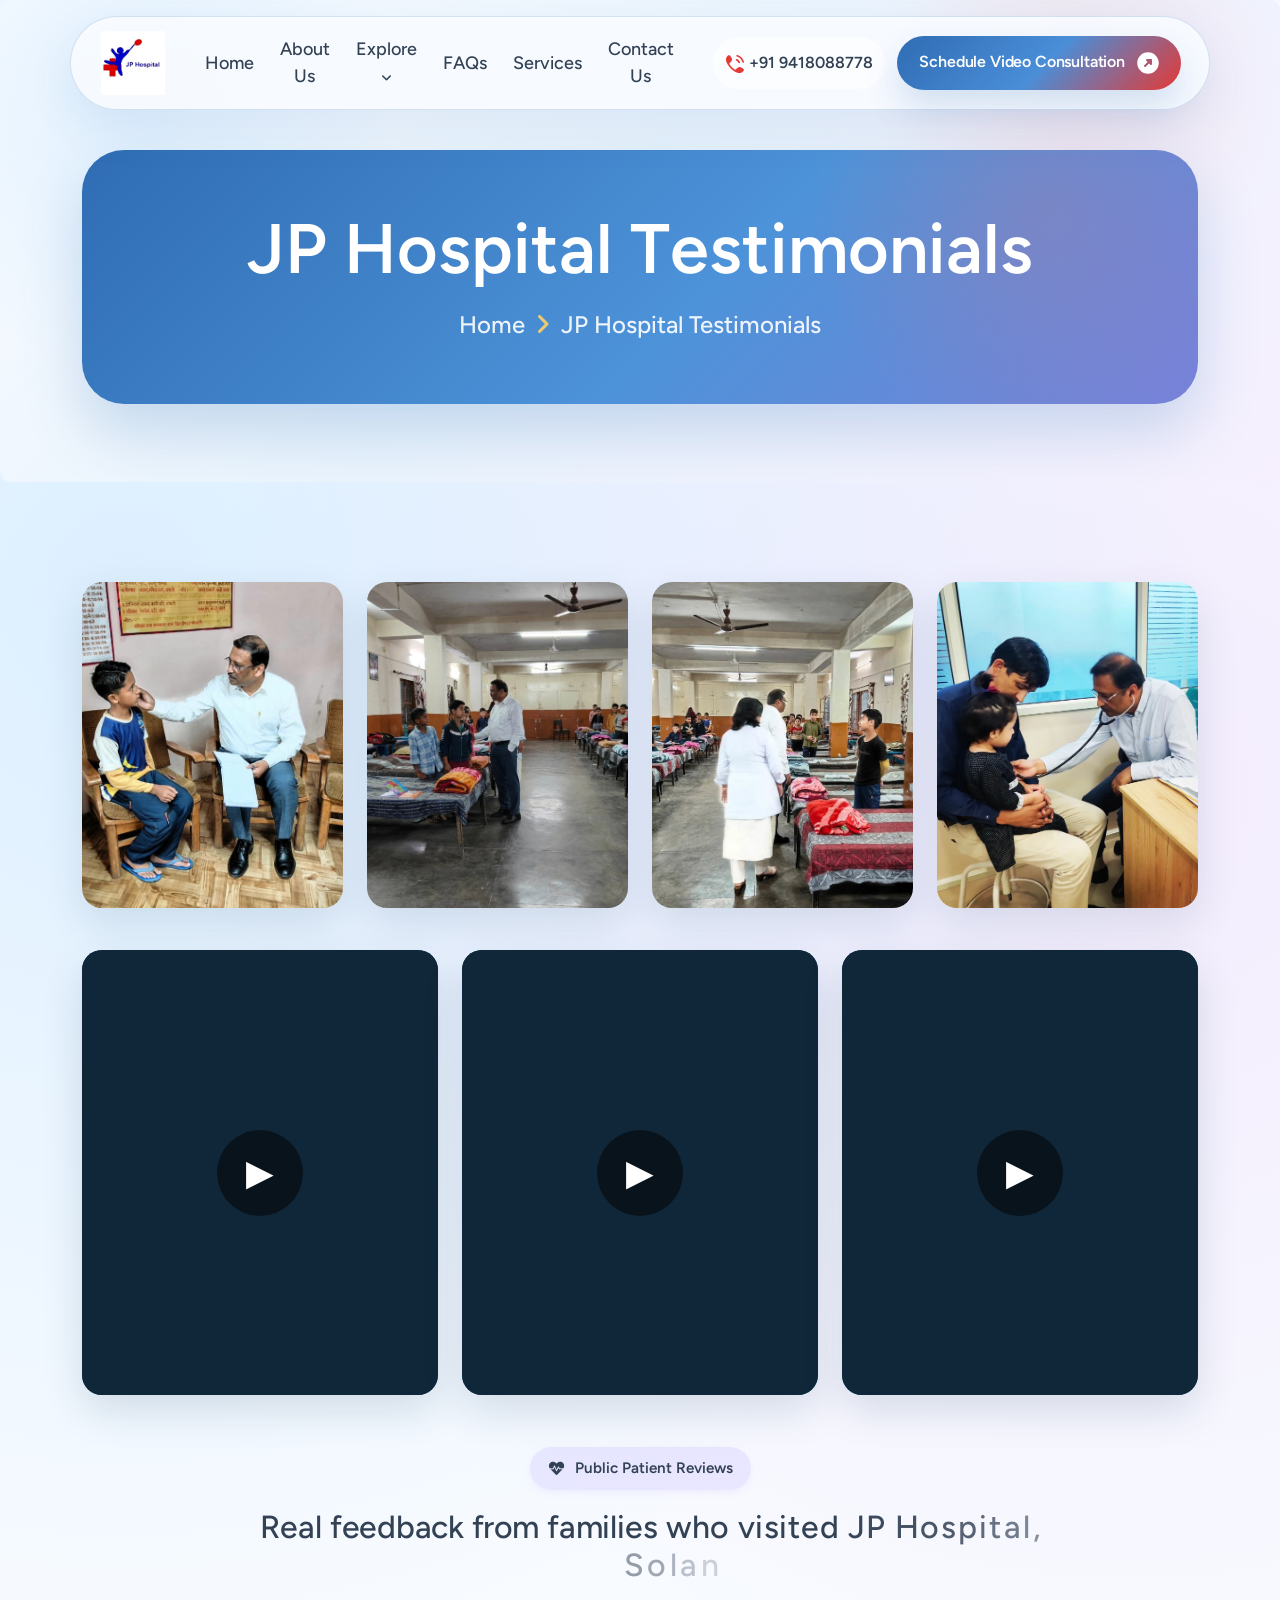
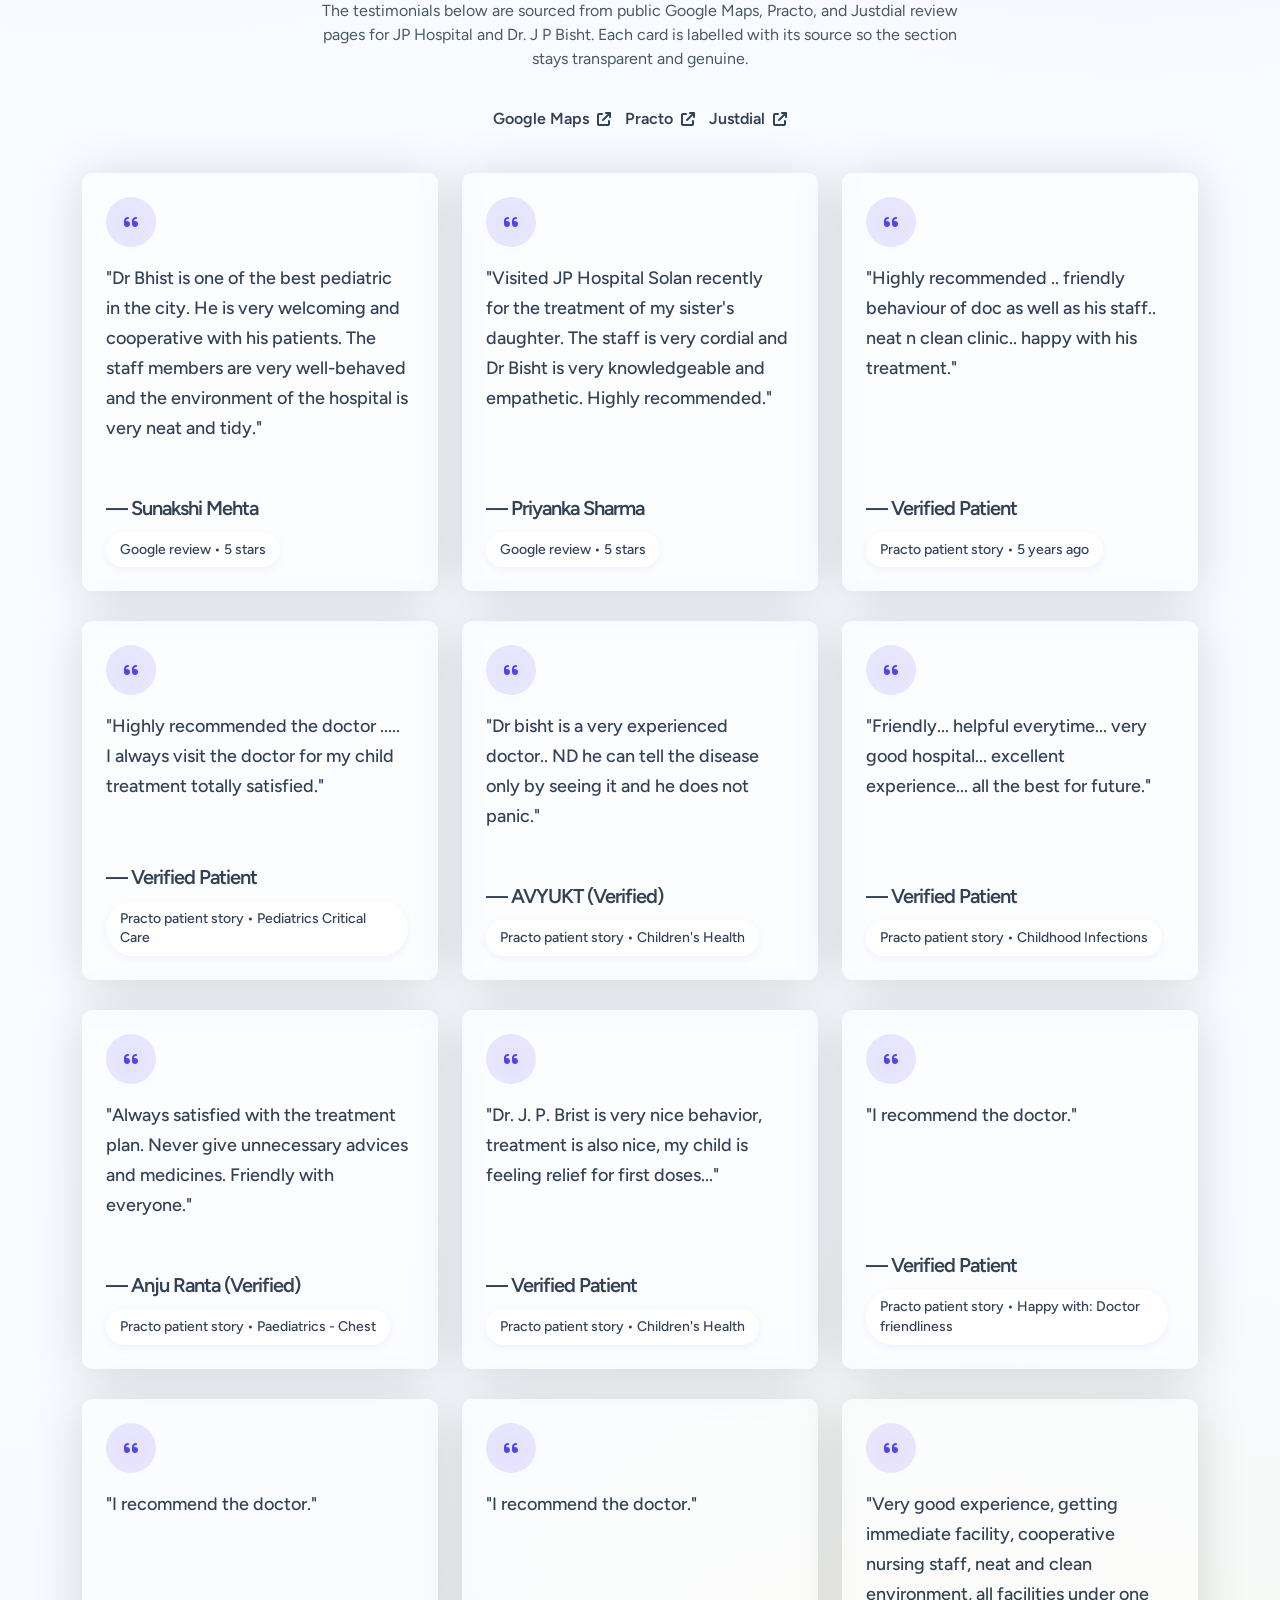
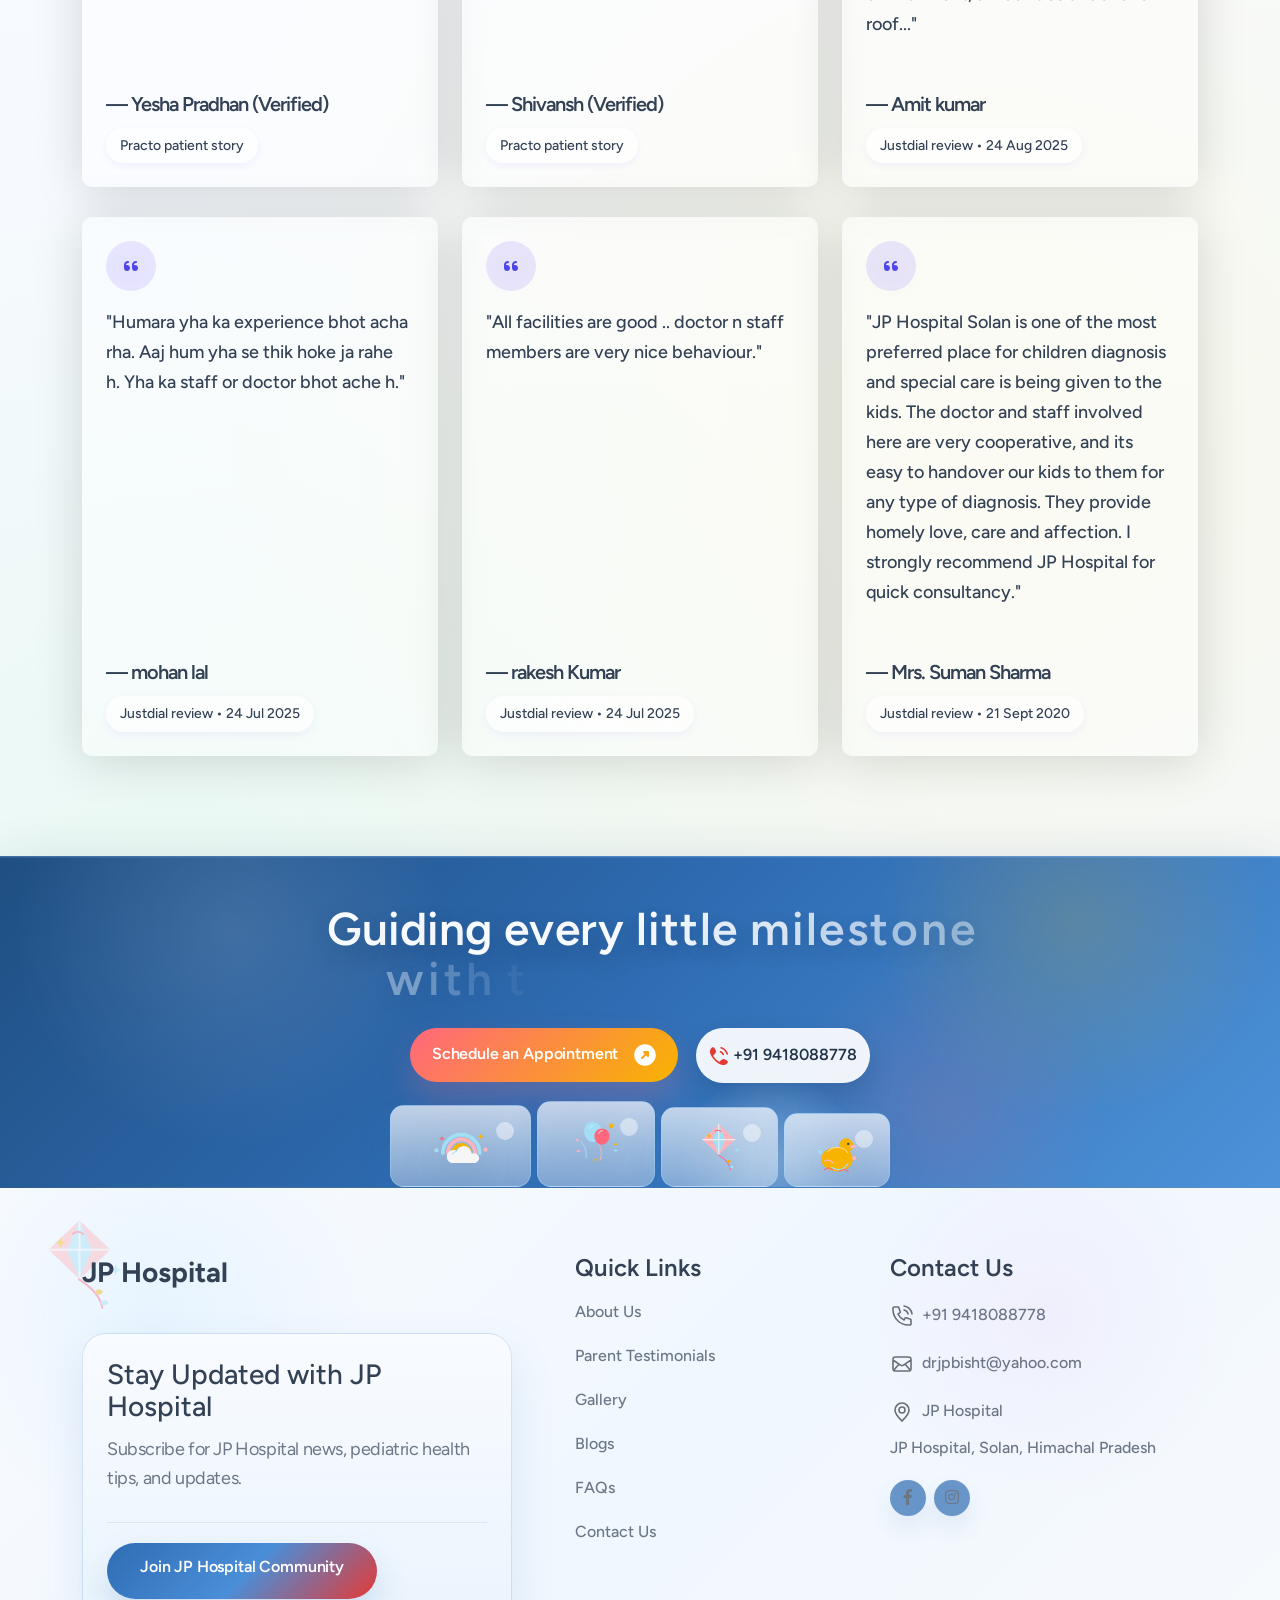
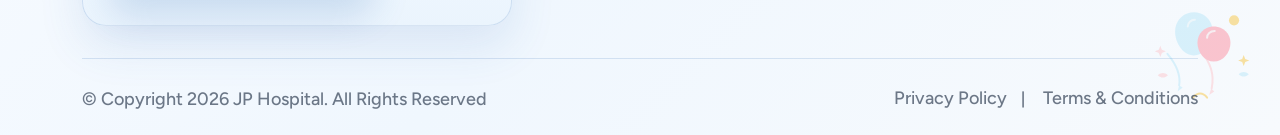
<file: testimonial.html>
<!DOCTYPE html>
<html lang="en">
<head>
     <meta charset="UTF-8">
     <meta name="viewport" content="width=device-width, initial-scale=1.0">
     <title>JP Hospital - Testimonials</title>

     <!--=====FAB ICON=======-->
    <link rel="shortcut icon" href="assets/img/logo/442677277_466438559161188_4576483210212181879_n.jpg">

    <!--===== CSS LINK =======-->
    <link rel="stylesheet" href="assets/css/plugins/bootstrap.min.css">
    <link rel="stylesheet" href="assets/css/plugins/aos.css">
    <link rel="stylesheet" href="assets/css/plugins/fontawesome.css">
    <link rel="stylesheet" href="assets/css/plugins/magnific-popup.css">
    <link rel="stylesheet" href="assets/css/plugins/owlcarousel.min.css">
    <link rel="stylesheet" href="assets/css/plugins/sidebar.css">
    <link rel="stylesheet" href="assets/css/plugins/slick-slider.css">
    <link rel="stylesheet" href="assets/css/plugins/nice-select.css">
    <link rel="stylesheet" href="assets/css/plugins/swiper-bundle.css">
    <link rel="stylesheet" href="assets/css/main.css">

    <!-- Small inline styles to handle responsive video embeds used in the videos section -->
    <style>
      .video-responsive{position:relative;padding-bottom:56.25%;height:0;overflow:hidden}
      .video-responsive iframe,
      .video-responsive video{position:absolute;top:0;left:0;width:100%;height:100%}
      .video-card h4{margin-top:12px;font-size:1.05rem}
      .testimonial4-boxarea p{min-height:80px}
      .testimonial-photo-strip{
        margin-bottom:28px;
      }
      .testimonial-photo-panel{
        margin-bottom:14px;
        border-radius:20px;
        overflow:hidden;
        background:#eef3f8;
        box-shadow:0 16px 40px rgba(17, 56, 85, 0.12);
      }
      .testimonial-photo-panel img{
        width:100%;
        aspect-ratio:4/5;
        object-fit:cover;
        display:block;
      }
      .testimonial-video-strip{
        margin-bottom:34px;
      }
      .testimonial-video-card{
        margin-bottom:18px;
        cursor:pointer;
      }
      .testimonial-video-thumb{
        position:relative;
        border-radius:20px;
        overflow:hidden;
        background:linear-gradient(135deg, #123a58, #1f6c9d);
        box-shadow:0 16px 40px rgba(17, 56, 85, 0.14);
      }
      .testimonial-video-thumb video{
        width:100%;
        aspect-ratio:4/5;
        object-fit:cover;
        display:block;
        background:#102739;
      }
      .testimonial-video-play{
        position:absolute;
        inset:0;
        margin:auto;
        width:86px;
        height:86px;
        border-radius:50%;
        background:rgba(0, 0, 0, 0.5);
        color:#fff;
        font-size:36px;
        display:flex;
        align-items:center;
        justify-content:center;
        pointer-events:none;
      }
      .testimonial-source-intro{
        margin:0 auto 42px;
        max-width:760px;
        text-align:center;
      }
      .testimonial-google-badge{
        display:inline-flex;
        align-items:center;
        gap:10px;
        padding:10px 18px;
        border-radius:999px;
        background:rgba(68, 22, 255, 0.08);
        color:var(--ztc-text-text-11);
        font-family:var(--ztc-family-font1);
        font-size:0.95rem;
        font-weight:600;
        box-shadow:0 3px 8px rgba(68, 22, 255, 0.05);
      }
      .testimonial-source-intro h2{
        margin:18px 0 14px;
      }
      .testimonial-source-intro p{
        margin:0 auto;
        max-width:640px;
        color:#4a585f;
      }
      .testimonial-source-link{
        display:inline-flex;
        align-items:center;
        gap:8px;
        margin-top:18px;
        color:var(--ztc-text-text-11);
        font-weight:600;
      }
      .testimonial-google-row{
        justify-content:center;
        row-gap:30px;
      }
      .testimonial-google-row > div{
        display:flex;
      }
      .testimonial-google-row .testimonial4-boxarea{
        display:flex;
        flex-direction:column;
        height:100%;
        width:100%;
      }
      .testimonial-google-row .testimonial4-boxarea .icons i{
        color:#4f46e5;
        font-size:16px;
        line-height:50px;
      }
      .testimonial-review-meta{
        display:flex !important;
        flex-direction:column;
        align-items:flex-start !important;
        justify-content:flex-start !important;
        gap:12px;
        margin-top:auto;
      }
      .testimonial-source-links{
        display:flex;
        justify-content:center;
        flex-wrap:wrap;
        gap:14px;
        margin-top:18px;
      }
      .testimonial-review-meta a{
        display:block;
        line-height:1.15 !important;
      }
      .testimonial-review-meta span{
        display:inline-flex;
        align-items:center;
        gap:8px;
        margin-top:0;
        padding:8px 14px;
        border-radius:999px;
        background:rgba(255, 255, 255, 0.7);
        box-shadow:0px 3px 8px rgba(68, 22, 255, 0.05);
        color:var(--ztc-text-text-11);
        font-family:var(--ztc-family-font1);
        font-size:var(--ztc-font-size-font-s14);
        font-weight:var(--ztc-weight-medium);
        line-height:1.4;
      }
      @media (max-width: 991px){
        .testimonial-review-meta{
          gap:10px;
        }
      }
      @media (max-width: 576px){
        .testimonial-photo-strip{
          margin-bottom:24px;
        }
        .testimonial-video-strip{
          margin-bottom:24px;
        }
        .testimonial-video-play{
          width:72px;
          height:72px;
          font-size:30px;
        }
        .testimonial-source-intro{
          margin-bottom:32px;
        }
        .testimonial-review-meta span{
          white-space:normal;
        }
      }
    </style>

    <!--=====  JS SCRIPT LINK =======-->
    <script src="assets/js/plugins/jquery-3-7-1.min.js"></script>
</head>
<body class="homepage1-body">

<!--===== PRELOADER STARTS =======-->
<div class="cs_preloader">
  <div class="cs_preloader_in">
    <div class="cs_wave_first">
      <img 
        src="assets/img/logo/442677277_466438559161188_4576483210212181879_n.jpg"
        alt=""
        style="width:100px;height:100px;"
      >

      <p style="text-align:center;font-size:18px;color:#4a585f;margin-top:10px;">
        Loading
        <span style="animation:dot 1.4s infinite; animation-delay:0s;">.</span>
        <span style="animation:dot 1.4s infinite; animation-delay:0.2s;">.</span>
        <span style="animation:dot 1.4s infinite; animation-delay:0.4s;">.</span>
      </p>
    </div>
  </div>
</div>

<style>
@keyframes dot {
  0% { opacity: 0; }
  50% { opacity: 1; }
  100% { opacity: 0; }
}
</style>

<!--===== PRELOADER ENDS =======-->

<!--===== PROGRESS STARTS=======-->
<div class="paginacontainer">
     <div class="progress-wrap">
       <svg class="progress-circle svg-content" width="100%" height="100%" viewBox="-1 -1 102 102">
         <path d="M50,1 a49,49 0 0,1 0,98 a49,49 0 0,1 0,-98"/>
       </svg>
     </div>
   </div>
 <!--===== PROGRESS ENDS=======-->

<!--=====HEADER START=======-->
<header class="homepage4-body">
  <div id="vl-header-sticky" class="vl-header-area vl-transparent-header">
      <div class="container">
          <div class="row align-items-center row-bg1">
              <div class="col-lg-2 col-md-6 col-6">
                  <div class="vl-logo">
                      <a href="index.html"><img src="assets/img/logo/442677277_466438559161188_4576483210212181879_n.jpg" alt="JP Hospital"></a>
                  </div>
              </div>
              <div class="col-lg-5 d-none d-lg-block">
                  <div class="vl-main-menu text-center">
                         <nav class="vl-mobile-menu-active">
<ul>
    <li class="has-dropdown">
        <a href="index.html">Home <span class="arrow-size"></i></span></a>
       
    </li>
    <li class="has-dropdown">
        <a href="about.html">About Us <span class="arrow-size"></i></span></a>
    </li>
    <li class="has-dropdown">
      <a href="#">Explore <span class="arrow-size"><i class="fa-solid fa-angle-down d-lg-inline d-none"></i></span></a>
        <ul class="sub-menu">
            <li><a href="testimonial.html">Testimonials</a></li>
            <li><a href="Gallery.html">Gallery</a></li>
            <li><a href="blogs.html">Blogs</a></li>
        </ul>
    </li>
    <li class="has-dropdown">
        <a href="faq.html">FAQs <span class="arrow-size"></i></span></a>
    </li>
    <li class="has-dropdown">
        <a href="services.html">Services <span class="arrow-size"></i></span></a>
    </li>
    <li class="has-dropdown">
        <a href="contact.html">Contact Us <span class="arrow-size"></i></span></a>
    </li>
</ul>
                      </nav>
                  </div>
              </div>
              <div class="col-lg-5 col-md-6 col-6">
                <div class="vl-hero-btn d-none d-lg-block text-end">
                  <div class="btn-area1">
                    <a href="tel:+919418088778" class="phone"><svg xmlns="http://www.w3.org/2000/svg" width="20" height="20" viewBox="0 0 20 20" fill="none">
                        <g clip-path="url(#clip0_5825_4343)">
<path d="M4.32688 1.17598C4.79912 1.27359 5.1752 1.59087 5.40887 2.01006L6.15321 3.34544C6.42738 3.83727 6.65811 4.25117 6.80878 4.61098C6.96862 4.99266 7.06355 5.36904 7.02016 5.78518C6.97676 6.20131 6.80622 6.55001 6.57107 6.8905C6.3494 7.21148 6.03823 7.56888 5.66848 7.99356L4.57431 9.25038C4.37824 9.47563 4.2802 9.58821 4.27124 9.72896C4.26228 9.86971 4.34263 9.98996 4.50333 10.2304C5.87299 12.2796 7.71894 14.1262 9.76983 15.497C10.0103 15.6577 10.1305 15.738 10.2712 15.7291C10.412 15.7201 10.5247 15.6221 10.7498 15.426L12.0067 14.3318C12.4314 13.962 12.7888 13.6509 13.1098 13.4292C13.4502 13.194 13.799 13.0235 14.2151 12.9801C14.6312 12.9367 15.0077 13.0317 15.3893 13.1915C15.7491 13.3422 16.163 13.5729 16.6547 13.847L17.9902 14.5915C18.4094 14.8251 18.7267 15.2012 18.8243 15.6734C18.9229 16.1505 18.7775 16.6302 18.4562 17.0244C17.2904 18.4547 15.4227 19.3654 13.4633 18.9701C12.259 18.7272 11.0707 18.3225 9.63342 17.4982C6.74558 15.842 4.15636 13.2514 2.50212 10.367C1.67786 8.92963 1.2731 7.74134 1.03015 6.53696C0.634898 4.5776 1.54559 2.70987 2.9759 1.54412C3.37009 1.22284 3.84971 1.07736 4.32688 1.17598Z" fill="#F26B6C"/>
<path fill-rule="evenodd" clip-rule="evenodd" d="M11.3062 1.54C11.4337 1.0978 11.8957 0.842779 12.3379 0.970388C15.5607 1.90041 18.099 4.43862 19.0292 7.66132C19.1567 8.1035 18.9017 8.56545 18.4596 8.69304C18.0174 8.8207 17.5554 8.5657 17.4278 8.1235C16.6565 5.45101 14.5483 3.34295 11.8757 2.57171C11.4336 2.4441 11.1786 1.98219 11.3062 1.54ZM10.7947 5.47187C10.9747 5.04825 11.4639 4.85066 11.8876 5.03055C13.2723 5.6186 14.381 6.72725 14.969 8.11199C15.1489 8.53562 14.9513 9.02487 14.5277 9.20479C14.1041 9.38462 13.6148 9.18704 13.4349 8.76345C13.0157 7.77614 12.2234 6.9839 11.2361 6.56463C10.8125 6.38474 10.6149 5.8955 10.7947 5.47187Z" fill="#F26B6C"/>
                        </g>
                        <defs>
<clipPath id="clip0_5825_4343">
  <rect width="20" height="20" fill="white"/>
</clipPath>
                        </defs>
                      </svg>+91 9418088778</a>
                    <a href="https://drjpbisht.exlyapp.com/a8c4b282-6f3e-43cb-b506-ca9ee52e7de0" class="vl-btn4">Schedule Video Consultation<span><svg xmlns="http://www.w3.org/2000/svg" width="22" height="22" viewBox="0 0 22 22" fill="none">
                        <path fill-rule="evenodd" clip-rule="evenodd" d="M11 0.25C5.06294 0.25 0.25 5.06294 0.25 11C0.25 16.9371 5.06294 21.75 11 21.75C16.9371 21.75 21.75 16.9371 21.75 11C21.75 5.06294 16.9371 0.25 11 0.25ZM10 7C9.5955 7 9.2309 7.24364 9.0761 7.61732C8.92134 7.99099 9.0069 8.42111 9.2929 8.70711L10.5858 10L7.29289 13.2929C6.90237 13.6834 6.90237 14.3166 7.29289 14.7071C7.68342 15.0976 8.31658 15.0976 8.70711 14.7071L12 11.4142L13.2929 12.7071C13.5789 12.9931 14.009 13.0787 14.3827 12.9239C14.7564 12.7691 15 12.4045 15 12V8C15 7.44772 14.5523 7 14 7H10Z" fill="white"/>
                      </svg></span></a>
                </div>
                </div>
                <div class="vl-header-action-item d-block d-lg-none">
                  <button type="button" class="vl-offcanvas-toggle">
                    <i class="fa-solid fa-bars-staggered"></i>
                  </button>
               </div>
              </div>
          </div>
      </div>
  </div>
</header>
 <!--=====HEADER END =======-->

 <!--===== MOBILE HEADER STARTS =======-->
<div class="homepage4-body">
  <div class="vl-offcanvas">
    <div class="vl-offcanvas-wrapper">
        <div class="vl-offcanvas-header d-flex justify-content-between align-items-center mb-90">
            <div class="vl-offcanvas-logo">
              <a href="index.html"><img src="assets/img/logo/442677277_466438559161188_4576483210212181879_n.jpg" alt="JP Hospital"></a>
            </div>
            <div class="vl-offcanvas-close">
               <button class="vl-offcanvas-close-toggle" type="button" aria-label="Close menu"><i class="fa-solid fa-xmark"></i></button>
            </div>
        </div>

        <div class="vl-offcanvas-menu d-lg-none mb-40">
            <nav></nav>
        </div>

        <div class="space20"></div>
        <div class="vl-offcanvas-info">
            <div class="space20"></div>
            <span><a href="mailto:drjpbisht@yahoo.com"> <i class="fa-regular fa-envelope"></i>drjpbisht@yahoo.com</a></span>
            <span><a href="tel:+919418088778"><i class="fa-solid fa-phone"></i>+91 9418088778</a></span>
            <span><a href="https://www.google.com/maps/place/JP+Hospital+Solan/@30.9065845,77.103454,17z/data=!3m1!4b1!4m12!1m5!3m4!2zMzDCsDU0JzIzLjciTiA3N8KwMDYnMzAuMCJF!8m2!3d30.90658!4d77.1083249!3m5!1s0x390f8149589b6593:0x71f9a4d795927ba!8m2!3d30.90658!4d77.1083249!16s%2Fg%2F1q63ck9x6?hl=en-US&entry=ttu&g_ep=EgoyMDI2MDMxOC4xIKXMDSoASAFQAw%3D%3D"><i class="fa-solid fa-location-dot"></i> 
              JP Hospital
              <br>
              JP Hospital, Solan, Himachal Pradesh
            </a></span>
        </div>
        <div class="space20"></div>
        <div class="vl-offcanvas-social">
            <h3 class="vl-offcanvas-sm-title">Follow Us</h3>
            <div class="space20"></div>
            <a href="https://www.facebook.com/jphospitalsolan/"><i class="fab fa-facebook-f"></i></a>
            <a href="https://www.instagram.com/jp_hospital_solan/"><i class="fab fa-instagram"></i></a>
         </div>
    </div>
</div>
<div class="vl-offcanvas-overlay"></div>
</div>
<!--===== MOBILE HEADER ENDS =======-->

<!--===== HERO AREA STARTS =======-->
<div class="inner-header-section-area">
  <div class="container">
    <div class="row align-items-center">
      <div class="col-lg-12">
        <div class="hero-header">
          <h1 class="text-anime-style-1">JP Hospital Testimonials</h1>
          <div class="space28"></div>
          <a href="index.html" class="bradecrumb">Home <i class="fa-solid fa-angle-right"></i> JP Hospital Testimonials</a>
        </div>
      </div>
    </div>
  </div>
</div>
<!--===== HERO AREA ENDS =======-->

<!--===== TESTIMONIAL AREA STARTS =======-->
<div class="testimonial-inner-area sp1">
  <div class="container">
	    <div class="testimonial-photo-strip">
	      <div class="row">
	        <div class="col-lg-3 col-md-6">
	          <div class="testimonial-photo-panel">
	            <img src="assets/img/all-images/achievements/Screenshot 2026-03-23 at 12.10.21 AM.png" alt="Doctor consulting a young patient">
	          </div>
	        </div>
	        <div class="col-lg-3 col-md-6">
	          <div class="testimonial-photo-panel">
	            <img src="assets/img/all-images/achievements/Screenshot 2026-03-23 at 12.10.39 AM.png" alt="Doctor visiting children in a care facility">
	          </div>
	        </div>
	        <div class="col-lg-3 col-md-6">
	          <div class="testimonial-photo-panel">
	            <img src="assets/img/all-images/achievements/Screenshot 2026-03-23 at 12.10.45 AM.png" alt="Doctor examining a child during consultation">
	          </div>
	        </div>
	        <div class="col-lg-3 col-md-6">
	          <div class="testimonial-photo-panel">
	            <img src="assets/img/all-images/achievements/Screenshot 2026-03-23 at 12.10.59 AM.png" alt="Doctor and staff interacting with children in a care center">
	          </div>
	        </div>
      </div>
    </div>
    <div class="testimonial-video-strip">
      <div class="row">
        <div class="col-lg-4 col-md-6">
          <div class="testimonial-video-card" onclick="openVideoPopup('assets/img/all-images/testimonial/AQNQv7SThQvLN1g0JtHGUiSiF-kFl9q000HZcGWzpcqrrKNBhQqahV-u_dj3pfUu4l7GUjYTXQOWfoRxBl-SoH0qKXWZzQoFc1Ul28E.mp4','mp4')">
            <div class="testimonial-video-thumb">
              <video muted playsinline preload="metadata">
                <source src="assets/img/all-images/testimonial/AQNQv7SThQvLN1g0JtHGUiSiF-kFl9q000HZcGWzpcqrrKNBhQqahV-u_dj3pfUu4l7GUjYTXQOWfoRxBl-SoH0qKXWZzQoFc1Ul28E.mp4" type="video/mp4">
              </video>
              <span class="testimonial-video-play">▶</span>
            </div>
          </div>
        </div>
        <div class="col-lg-4 col-md-6">
          <div class="testimonial-video-card" onclick="openVideoPopup('assets/img/all-images/testimonial/AQPeEQqRAr2nM0j-tlkGSt2drsvVKVM3ZSEL49jKlGijLUX8JB6XNjnpUDjQESzPYfEoceVrqV397nZw5iqI5AT5OVKP9IFpWZA4ix4.mp4','mp4')">
            <div class="testimonial-video-thumb">
              <video muted playsinline preload="metadata">
                <source src="assets/img/all-images/testimonial/AQPeEQqRAr2nM0j-tlkGSt2drsvVKVM3ZSEL49jKlGijLUX8JB6XNjnpUDjQESzPYfEoceVrqV397nZw5iqI5AT5OVKP9IFpWZA4ix4.mp4" type="video/mp4">
              </video>
              <span class="testimonial-video-play">▶</span>
            </div>
          </div>
        </div>
        <div class="col-lg-4 col-md-6">
          <div class="testimonial-video-card" onclick="openVideoPopup('assets/img/all-images/testimonial/AQPhJMgNnvJ8EdL6_YLGSUm2FI-VJTzk9FEb0IdrgRF1clZ8oqCTH7eHc140pA6g7Mc91J8TmZy6Ltw9FodGo0FOv7uJqiV2wTjUjWI.mp4','mp4')">
            <div class="testimonial-video-thumb">
              <video muted playsinline preload="metadata">
                <source src="assets/img/all-images/testimonial/AQPhJMgNnvJ8EdL6_YLGSUm2FI-VJTzk9FEb0IdrgRF1clZ8oqCTH7eHc140pA6g7Mc91J8TmZy6Ltw9FodGo0FOv7uJqiV2wTjUjWI.mp4" type="video/mp4">
              </video>
              <span class="testimonial-video-play">▶</span>
            </div>
          </div>
        </div>
      </div>
    </div>
    <div style="display:none;">
    <div class="row">
      <div class="col-lg-4 col-md-6">
        <div class="testimonial4-boxarea">
          <div class="icons">
            <svg xmlns="http://www.w3.org/2000/svg" width="24" height="24" viewBox="0 0 24 24" fill="none">
              <path d="M5.94797 12.75C5.0495 12.75 4.30029 12.7501 3.70552 12.6701C3.07772 12.5857 2.51092 12.4 2.05545 11.9445C1.59998 11.4891 1.41431 10.9223 1.32991 10.2945C1.24994 9.6997 1.24997 8.95049 1.25 8.05202V7.948C1.24997 7.04953 1.24994 6.30029 1.32991 5.70552C1.41431 5.07772 1.59998 4.51092 2.05546 4.05545C2.51093 3.59998 3.07772 3.41431 3.70552 3.32991C4.30029 3.24994 5.04951 3.24997 5.94797 3.25H6.05199C6.95046 3.24997 7.6997 3.24994 8.29448 3.32991C8.92227 3.41431 9.48907 3.59998 9.94454 4.05545C10.4 4.51092 10.5857 5.07772 10.6701 5.70552C10.7501 6.30029 10.75 7.0495 10.75 7.94797V8.052C10.75 8.95046 10.7501 9.6997 10.6701 10.2945C10.5857 10.9223 10.4 11.4891 9.94454 11.9445C9.48907 12.4 8.92227 12.5857 8.29448 12.6701C7.6997 12.7501 6.95049 12.75 6.05203 12.75H5.94797Z" fill="#F26B6C"/>
              <path fill-rule="evenodd" clip-rule="evenodd" d="M2.79531 20.0475C2.63099 19.5202 2.92522 18.9596 3.45249 18.7953C6.56016 17.8268 8.75002 15.0749 8.75002 11.8873V7.75C8.75002 7.19771 9.19774 6.75 9.75002 6.75C10.3023 6.75 10.75 7.19771 10.75 7.75V11.8873C10.75 16.0337 7.90846 19.5015 4.04755 20.7047C3.52027 20.869 2.95963 20.5748 2.79531 20.0475Z" fill="#F26B6C"/>
              <path d="M17.948 12.75C17.0495 12.75 16.3003 12.7501 15.7055 12.6701C15.0777 12.5857 14.5109 12.4 14.0555 11.9445C13.6 11.4891 13.4143 10.9223 13.3299 10.2945C13.2499 9.6997 13.25 8.95049 13.25 8.05202V7.948C13.25 7.04953 13.2499 6.30029 13.3299 5.70552C13.4143 5.07772 13.6 4.51092 14.0555 4.05545C14.5109 3.59998 15.0777 3.41431 15.7055 3.32991C16.3003 3.24994 17.0495 3.24997 17.948 3.25H18.052C18.9505 3.24997 19.6997 3.24994 20.2945 3.32991C20.9223 3.41431 21.4891 3.59998 21.9445 4.05545C22.4 4.51092 22.5857 5.07772 22.6701 5.70552C22.7501 6.30029 22.75 7.0495 22.75 7.94797V8.052C22.75 8.95046 22.7501 9.6997 22.6701 10.2945C22.5857 10.9223 22.4 11.4891 21.9445 11.9445C21.4891 12.4 20.9223 12.5857 20.2945 12.6701C19.6997 12.7501 18.9505 12.75 18.052 12.75H17.948Z" fill="#F26B6C"/>
              <path fill-rule="evenodd" clip-rule="evenodd" d="M14.7953 20.0475C14.631 19.5202 14.9252 18.9596 15.4525 18.7953C18.5601 17.8268 20.75 15.0749 20.75 11.8873V7.75C20.75 7.19771 21.1977 6.75 21.75 6.75C22.3023 6.75 22.75 7.19771 22.75 7.75V11.8873C22.75 16.0337 19.9084 19.5015 16.0475 20.7047C15.5203 20.869 14.9596 20.5748 14.7953 20.0475Z" fill="#F26B6C"/>
            </svg>
          </div>
          <div class="space16"></div>
          <p>“Our child was rushed to JP Hospital late at night due to serious health complications. The pediatric emergency team responded immediately and provided timely, attentive care. The doctor explained everything to us with great patience and clarity, which gave us immense reassurance as parents. We truly believe the prompt and compassionate care at JP Hospital made all the difference in our child’s recovery.”</p>
          <div class="space24"></div>
          <div class="text-area">
            <a href="#">— Farhan Ali, Jayanagar</a>
          </div>
        </div>
      </div>

      <div class="col-lg-4 col-md-6">
        <div class="testimonial4-boxarea">
          <div class="icons">
            <svg xmlns="http://www.w3.org/2000/svg" width="24" height="24" viewBox="0 0 24 24" fill="none">
              <path d="M5.94797 12.75C5.0495 12.75 4.30029 12.7501 3.70552 12.6701C3.07772 12.5857 2.51092 12.4 2.05545 11.9445C1.59998 11.4891 1.41431 10.9223 1.32991 10.2945C1.24994 9.6997 1.24997 8.95049 1.25 8.05202V7.948C1.24997 7.04953 1.24994 6.30029 1.32991 5.70552C1.41431 5.07772 1.59998 4.51092 2.05546 4.05545C2.51093 3.59998 3.07772 3.41431 3.70552 3.32991C4.30029 3.24994 5.04951 3.24997 5.94797 3.25H6.05199C6.95046 3.24997 7.6997 3.24994 8.29448 3.32991C8.92227 3.41431 9.48907 3.59998 9.94454 4.05545C10.4 4.51092 10.5857 5.07772 10.6701 5.70552C10.7501 6.30029 10.75 7.0495 10.75 7.94797V8.052C10.75 8.95046 10.7501 9.6997 10.6701 10.2945C10.5857 10.9223 10.4 11.4891 9.94454 11.9445C9.48907 12.4 8.92227 12.5857 8.29448 12.6701C7.6997 12.7501 6.95049 12.75 6.05203 12.75H5.94797Z" fill="#F26B6C"/>
              <path fill-rule="evenodd" clip-rule="evenodd" d="M2.79531 20.0475C2.63099 19.5202 2.92522 18.9596 3.45249 18.7953C6.56016 17.8268 8.75002 15.0749 8.75002 11.8873V7.75C8.75002 7.19771 9.19774 6.75 9.75002 6.75C10.3023 6.75 10.75 7.19771 10.75 7.75V11.8873C10.75 16.0337 7.90846 19.5015 4.04755 20.7047C3.52027 20.869 2.95963 20.5748 2.79531 20.0475Z" fill="#F26B6C"/>
              <path d="M17.948 12.75C17.0495 12.75 16.3003 12.7501 15.7055 12.6701C15.0777 12.5857 14.5109 12.4 14.0555 11.9445C13.6 11.4891 13.4143 10.9223 13.3299 10.2945C13.2499 9.6997 13.25 8.95049 13.25 8.05202V7.948C13.25 7.04953 13.2499 6.30029 13.3299 5.70552C13.4143 5.07772 13.6 4.51092 14.0555 4.05545C14.5109 3.59998 15.0777 3.41431 15.7055 3.32991C16.3003 3.24994 17.0495 3.24997 17.948 3.25H18.052C18.9505 3.24997 19.6997 3.24994 20.2945 3.32991C20.9223 3.41431 21.4891 3.59998 21.9445 4.05545C22.4 4.51092 22.5857 5.07772 22.6701 5.70552C22.7501 6.30029 22.75 7.0495 22.75 7.94797V8.052C22.75 8.95046 22.7501 9.6997 22.6701 10.2945C22.5857 10.9223 22.4 11.4891 21.9445 11.9445C21.4891 12.4 20.9223 12.5857 20.2945 12.6701C19.6997 12.7501 18.9505 12.75 18.052 12.75H17.948Z" fill="#F26B6C"/>
              <path fill-rule="evenodd" clip-rule="evenodd" d="M14.7953 20.0475C14.631 19.5202 14.9252 18.9596 15.4525 18.7953C18.5601 17.8268 20.75 15.0749 20.75 11.8873V7.75C20.75 7.19771 21.1977 6.75 21.75 6.75C22.3023 6.75 22.75 7.19771 22.75 7.75V11.8873C22.75 16.0337 19.9084 19.5015 16.0475 20.7047C15.5203 20.869 14.9596 20.5748 14.7953 20.0475Z" fill="#F26B6C"/>
            </svg>
          </div>
          <div class="space16"></div>
          <p>“The pediatric care unit at JP is exceptionally clean, well-organized, and professionally managed. The nurses and medical staff are gentle, skilled, and always attentive to children’s needs. Long-term treatment can be overwhelming for both children and parents, but the compassionate and reassuring environment at JP makes the entire experience much easier.”</p>
          <div class="space24"></div>
          <div class="text-area">
            <a href="#">— Kamla Devi, BTM Layout</a>
          </div>
        </div>
      </div>

      <div class="col-lg-4 col-md-6">
        <div class="testimonial4-boxarea">
          <div class="icons">
            <svg xmlns="http://www.w3.org/2000/svg" width="24" height="24" viewBox="0 0 24 24" fill="none">
              <path d="M5.94797 12.75C5.0495 12.75 4.30029 12.7501 3.70552 12.6701C3.07772 12.5857 2.51092 12.4 2.05545 11.9445C1.59998 11.4891 1.41431 10.9223 1.32991 10.2945C1.24994 9.6997 1.24997 8.95049 1.25 8.05202V7.948C1.24997 7.04953 1.24994 6.30029 1.32991 5.70552C1.41431 5.07772 1.59998 4.51092 2.05546 4.05545C2.51093 3.59998 3.07772 3.41431 3.70552 3.32991C4.30029 3.24994 5.04951 3.24997 5.94797 3.25H6.05199C6.95046 3.24997 7.6997 3.24994 8.29448 3.32991C8.92227 3.41431 9.48907 3.59998 9.94454 4.05545C10.4 4.51092 10.5857 5.07772 10.6701 5.70552C10.7501 6.30029 10.75 7.0495 10.75 7.94797V8.052C10.75 8.95046 10.7501 9.6997 10.6701 10.2945C10.5857 10.9223 10.4 11.4891 9.94454 11.9445C9.48907 12.4 8.92227 12.5857 8.29448 12.6701C7.6997 12.7501 6.95049 12.75 6.05203 12.75H5.94797Z" fill="#F26B6C"/>
              <path fill-rule="evenodd" clip-rule="evenodd" d="M2.79531 20.0475C2.63099 19.5202 2.92522 18.9596 3.45249 18.7953C6.56016 17.8268 8.75002 15.0749 8.75002 11.8873V7.75C8.75002 7.19771 9.19774 6.75 9.75002 6.75C10.3023 6.75 10.75 7.19771 10.75 7.75V11.8873C10.75 16.0337 7.90846 19.5015 4.04755 20.7047C3.52027 20.869 2.95963 20.5748 2.79531 20.0475Z" fill="#F26B6C"/>
              <path d="M17.948 12.75C17.0495 12.75 16.3003 12.7501 15.7055 12.6701C15.0777 12.5857 14.5109 12.4 14.0555 11.9445C13.6 11.4891 13.4143 10.9223 13.3299 10.2945C13.2499 9.6997 13.25 8.95049 13.25 8.05202V7.948C13.25 7.04953 13.2499 6.30029 13.3299 5.70552C13.4143 5.07772 13.6 4.51092 14.0555 4.05545C14.5109 3.59998 15.0777 3.41431 15.7055 3.32991C16.3003 3.24994 17.0495 3.24997 17.948 3.25H18.052C18.9505 3.24997 19.6997 3.24994 20.2945 3.32991C20.9223 3.41431 21.4891 3.59998 21.9445 4.05545C22.4 4.51092 22.5857 5.07772 22.6701 5.70552C22.7501 6.30029 22.75 7.0495 22.75 7.94797V8.052C22.75 8.95046 22.7501 9.6997 22.6701 10.2945C22.5857 10.9223 22.4 11.4891 21.9445 11.9445C21.4891 12.4 20.9223 12.5857 20.2945 12.6701C19.6997 12.7501 18.9505 12.75 18.052 12.75H17.948Z" fill="#F26B6C"/>
              <path fill-rule="evenodd" clip-rule="evenodd" d="M14.7953 20.0475C14.631 19.5202 14.9252 18.9596 15.4525 18.7953C18.5601 17.8268 20.75 15.0749 20.75 11.8873V7.75C20.75 7.19771 21.1977 6.75 21.75 6.75C22.3023 6.75 22.75 7.19771 22.75 7.75V11.8873C22.75 16.0337 19.9084 19.5015 16.0475 20.7047C15.5203 20.869 14.9596 20.5748 14.7953 20.0475Z" fill="#F26B6C"/>
            </svg>
          </div>
          <div class="space16"></div>
          <p>“What impressed us the most was the doctor’s personal involvement. The doctor patiently explained our child’s reports, guided us on diet and daily care, and followed up regularly. The experience, attention to detail, and genuine compassion gave us immense confidence as parents.”</p>
          <div class="space24"></div>
          <div class="text-area">
            <a href="#">— Mahesh Jain, Solan</a>
          </div>
        </div>
      </div>

      <!-- Additional testimonials added as requested -->

            <div class="col-lg-4 col-md-6">
        <div class="testimonial4-boxarea">
          <div class="icons"><svg xmlns="http://www.w3.org/2000/svg" width="24" height="24" viewBox="0 0 24 24" fill="none">
              <path d="M5.94797 12.75C5.0495 12.75 4.30029 12.7501 3.70552 12.6701C3.07772 12.5857 2.51092 12.4 2.05545 11.9445C1.59998 11.4891 1.41431 10.9223 1.32991 10.2945C1.24994 9.6997 1.24997 8.95049 1.25 8.05202V7.948C1.24997 7.04953 1.24994 6.30029 1.32991 5.70552C1.41431 5.07772 1.59998 4.51092 2.05546 4.05545C2.51093 3.59998 3.07772 3.41431 3.70552 3.32991C4.30029 3.24994 5.04951 3.24997 5.94797 3.25H6.05199C6.95046 3.24997 7.6997 3.24994 8.29448 3.32991C8.92227 3.41431 9.48907 3.59998 9.94454 4.05545C10.4 4.51092 10.5857 5.07772 10.6701 5.70552C10.7501 6.30029 10.75 7.0495 10.75 7.94797V8.052C10.75 8.95046 10.7501 9.6997 10.6701 10.2945C10.5857 10.9223 10.4 11.4891 9.94454 11.9445C9.48907 12.4 8.92227 12.5857 8.29448 12.6701C7.6997 12.7501 6.95049 12.75 6.05203 12.75H5.94797Z" fill="#F26B6C"/>
              <path fill-rule="evenodd" clip-rule="evenodd" d="M2.79531 20.0475C2.63099 19.5202 2.92522 18.9596 3.45249 18.7953C6.56016 17.8268 8.75002 15.0749 8.75002 11.8873V7.75C8.75002 7.19771 9.19774 6.75 9.75002 6.75C10.3023 6.75 10.75 7.19771 10.75 7.75V11.8873C10.75 16.0337 7.90846 19.5015 4.04755 20.7047C3.52027 20.869 2.95963 20.5748 2.79531 20.0475Z" fill="#F26B6C"/>
              <path d="M17.948 12.75C17.0495 12.75 16.3003 12.7501 15.7055 12.6701C15.0777 12.5857 14.5109 12.4 14.0555 11.9445C13.6 11.4891 13.4143 10.9223 13.3299 10.2945C13.2499 9.6997 13.25 8.95049 13.25 8.05202V7.948C13.25 7.04953 13.2499 6.30029 13.3299 5.70552C13.4143 5.07772 13.6 4.51092 14.0555 4.05545C14.5109 3.59998 15.0777 3.41431 15.7055 3.32991C16.3003 3.24994 17.0495 3.24997 17.948 3.25H18.052C18.9505 3.24997 19.6997 3.24994 20.2945 3.32991C20.9223 3.41431 21.4891 3.59998 21.9445 4.05545C22.4 4.51092 22.5857 5.07772 22.6701 5.70552C22.7501 6.30029 22.75 7.0495 22.75 7.94797V8.052C22.75 8.95046 22.7501 9.6997 22.6701 10.2945C22.5857 10.9223 22.4 11.4891 21.9445 11.9445C21.4891 12.4 20.9223 12.5857 20.2945 12.6701C19.6997 12.7501 18.9505 12.75 18.052 12.75H17.948Z" fill="#F26B6C"/>
              <path fill-rule="evenodd" clip-rule="evenodd" d="M14.7953 20.0475C14.631 19.5202 14.9252 18.9596 15.4525 18.7953C18.5601 17.8268 20.75 15.0749 20.75 11.8873V7.75C20.75 7.19771 21.1977 6.75 21.75 6.75C22.3023 6.75 22.75 7.19771 22.75 7.75V11.8873C22.75 16.0337 19.9084 19.5015 16.0475 20.7047C15.5203 20.869 14.9596 20.5748 14.7953 20.0475Z" fill="#F26B6C"/>
            </svg></div>
          <div class="space16"></div>
          <p>“Dr. JP has been our pediatrician since the birth of our twins. He explains everything patiently and avoids unnecessary medicines. His approach is very reassuring.”</p>
          <div class="space24"></div>
          <div class="text-area">
            <a href="#">— Sunil Kumar JN, Agara</a>
          </div>
        </div>
      </div>


      <div class="col-lg-4 col-md-6">
        <div class="testimonial4-boxarea">
          <div class="icons"><svg xmlns="http://www.w3.org/2000/svg" width="24" height="24" viewBox="0 0 24 24" fill="none">
              <path d="M5.94797 12.75C5.0495 12.75 4.30029 12.7501 3.70552 12.6701C3.07772 12.5857 2.51092 12.4 2.05545 11.9445C1.59998 11.4891 1.41431 10.9223 1.32991 10.2945C1.24994 9.6997 1.24997 8.95049 1.25 8.05202V7.948C1.24997 7.04953 1.24994 6.30029 1.32991 5.70552C1.41431 5.07772 1.59998 4.51092 2.05546 4.05545C2.51093 3.59998 3.07772 3.41431 3.70552 3.32991C4.30029 3.24994 5.04951 3.24997 5.94797 3.25H6.05199C6.95046 3.24997 7.6997 3.24994 8.29448 3.32991C8.92227 3.41431 9.48907 3.59998 9.94454 4.05545C10.4 4.51092 10.5857 5.07772 10.6701 5.70552C10.7501 6.30029 10.75 7.0495 10.75 7.94797V8.052C10.75 8.95046 10.7501 9.6997 10.6701 10.2945C10.5857 10.9223 10.4 11.4891 9.94454 11.9445C9.48907 12.4 8.92227 12.5857 8.29448 12.6701C7.6997 12.7501 6.95049 12.75 6.05203 12.75H5.94797Z" fill="#F26B6C"/>
              <path fill-rule="evenodd" clip-rule="evenodd" d="M2.79531 20.0475C2.63099 19.5202 2.92522 18.9596 3.45249 18.7953C6.56016 17.8268 8.75002 15.0749 8.75002 11.8873V7.75C8.75002 7.19771 9.19774 6.75 9.75002 6.75C10.3023 6.75 10.75 7.19771 10.75 7.75V11.8873C10.75 16.0337 7.90846 19.5015 4.04755 20.7047C3.52027 20.869 2.95963 20.5748 2.79531 20.0475Z" fill="#F26B6C"/>
              <path d="M17.948 12.75C17.0495 12.75 16.3003 12.7501 15.7055 12.6701C15.0777 12.5857 14.5109 12.4 14.0555 11.9445C13.6 11.4891 13.4143 10.9223 13.3299 10.2945C13.2499 9.6997 13.25 8.95049 13.25 8.05202V7.948C13.25 7.04953 13.2499 6.30029 13.3299 5.70552C13.4143 5.07772 13.6 4.51092 14.0555 4.05545C14.5109 3.59998 15.0777 3.41431 15.7055 3.32991C16.3003 3.24994 17.0495 3.24997 17.948 3.25H18.052C18.9505 3.24997 19.6997 3.24994 20.2945 3.32991C20.9223 3.41431 21.4891 3.59998 21.9445 4.05545C22.4 4.51092 22.5857 5.07772 22.6701 5.70552C22.7501 6.30029 22.75 7.0495 22.75 7.94797V8.052C22.75 8.95046 22.7501 9.6997 22.6701 10.2945C22.5857 10.9223 22.4 11.4891 21.9445 11.9445C21.4891 12.4 20.9223 12.5857 20.2945 12.6701C19.6997 12.7501 18.9505 12.75 18.052 12.75H17.948Z" fill="#F26B6C"/>
              <path fill-rule="evenodd" clip-rule="evenodd" d="M14.7953 20.0475C14.631 19.5202 14.9252 18.9596 15.4525 18.7953C18.5601 17.8268 20.75 15.0749 20.75 11.8873V7.75C20.75 7.19771 21.1977 6.75 21.75 6.75C22.3023 6.75 22.75 7.19771 22.75 7.75V11.8873C22.75 16.0337 19.9084 19.5015 16.0475 20.7047C15.5203 20.869 14.9596 20.5748 14.7953 20.0475Z" fill="#F26B6C"/>
            </svg></div>
          <div class="space16"></div>
          <p>“Dr. JP treats everyone like family. Having known him for many years, our trust in him has only grown stronger.”</p>
          <div class="space24"></div>
          <div class="text-area">
            <a href="#">— Neelam D Jain, Koramangala</a>
          </div>
        </div>
      </div>


      <div class="col-lg-4 col-md-6">
        <div class="testimonial4-boxarea">
          <div class="icons"><svg xmlns="http://www.w3.org/2000/svg" width="24" height="24" viewBox="0 0 24 24" fill="none">
              <path d="M5.94797 12.75C5.0495 12.75 4.30029 12.7501 3.70552 12.6701C3.07772 12.5857 2.51092 12.4 2.05545 11.9445C1.59998 11.4891 1.41431 10.9223 1.32991 10.2945C1.24994 9.6997 1.24997 8.95049 1.25 8.05202V7.948C1.24997 7.04953 1.24994 6.30029 1.32991 5.70552C1.41431 5.07772 1.59998 4.51092 2.05546 4.05545C2.51093 3.59998 3.07772 3.41431 3.70552 3.32991C4.30029 3.24994 5.04951 3.24997 5.94797 3.25H6.05199C6.95046 3.24997 7.6997 3.24994 8.29448 3.32991C8.92227 3.41431 9.48907 3.59998 9.94454 4.05545C10.4 4.51092 10.5857 5.07772 10.6701 5.70552C10.7501 6.30029 10.75 7.0495 10.75 7.94797V8.052C10.75 8.95046 10.7501 9.6997 10.6701 10.2945C10.5857 10.9223 10.4 11.4891 9.94454 11.9445C9.48907 12.4 8.92227 12.5857 8.29448 12.6701C7.6997 12.7501 6.95049 12.75 6.05203 12.75H5.94797Z" fill="#F26B6C"/>
              <path fill-rule="evenodd" clip-rule="evenodd" d="M2.79531 20.0475C2.63099 19.5202 2.92522 18.9596 3.45249 18.7953C6.56016 17.8268 8.75002 15.0749 8.75002 11.8873V7.75C8.75002 7.19771 9.19774 6.75 9.75002 6.75C10.3023 6.75 10.75 7.19771 10.75 7.75V11.8873C10.75 16.0337 7.90846 19.5015 4.04755 20.7047C3.52027 20.869 2.95963 20.5748 2.79531 20.0475Z" fill="#F26B6C"/>
              <path d="M17.948 12.75C17.0495 12.75 16.3003 12.7501 15.7055 12.6701C15.0777 12.5857 14.5109 12.4 14.0555 11.9445C13.6 11.4891 13.4143 10.9223 13.3299 10.2945C13.2499 9.6997 13.25 8.95049 13.25 8.05202V7.948C13.25 7.04953 13.2499 6.30029 13.3299 5.70552C13.4143 5.07772 13.6 4.51092 14.0555 4.05545C14.5109 3.59998 15.0777 3.41431 15.7055 3.32991C16.3003 3.24994 17.0495 3.24997 17.948 3.25H18.052C18.9505 3.24997 19.6997 3.24994 20.2945 3.32991C20.9223 3.41431 21.4891 3.59998 21.9445 4.05545C22.4 4.51092 22.5857 5.07772 22.6701 5.70552C22.7501 6.30029 22.75 7.0495 22.75 7.94797V8.052C22.75 8.95046 22.7501 9.6997 22.6701 10.2945C22.5857 10.9223 22.4 11.4891 21.9445 11.9445C21.4891 12.4 20.9223 12.5857 20.2945 12.6701C19.6997 12.7501 18.9505 12.75 18.052 12.75H17.948Z" fill="#F26B6C"/>
              <path fill-rule="evenodd" clip-rule="evenodd" d="M14.7953 20.0475C14.631 19.5202 14.9252 18.9596 15.4525 18.7953C18.5601 17.8268 20.75 15.0749 20.75 11.8873V7.75C20.75 7.19771 21.1977 6.75 21.75 6.75C22.3023 6.75 22.75 7.19771 22.75 7.75V11.8873C22.75 16.0337 19.9084 19.5015 16.0475 20.7047C15.5203 20.869 14.9596 20.5748 14.7953 20.0475Z" fill="#F26B6C"/>
            </svg></div>
          <div class="space16"></div>
          <p>“The way Dr. JP listens and explains each concern gives us confidence and peace of mind. Truly a compassionate pediatrician.”</p>
          <div class="space24"></div>
          <div class="text-area">
            <a href="#">— Ekanathan M, HSR Sector 2</a>
          </div>
        </div>
      </div>


      <div class="col-lg-4 col-md-6">
        <div class="testimonial4-boxarea">
          <div class="icons"><svg xmlns="http://www.w3.org/2000/svg" width="24" height="24" viewBox="0 0 24 24" fill="none">
              <path d="M5.94797 12.75C5.0495 12.75 4.30029 12.7501 3.70552 12.6701C3.07772 12.5857 2.51092 12.4 2.05545 11.9445C1.59998 11.4891 1.41431 10.9223 1.32991 10.2945C1.24994 9.6997 1.24997 8.95049 1.25 8.05202V7.948C1.24997 7.04953 1.24994 6.30029 1.32991 5.70552C1.41431 5.07772 1.59998 4.51092 2.05546 4.05545C2.51093 3.59998 3.07772 3.41431 3.70552 3.32991C4.30029 3.24994 5.04951 3.24997 5.94797 3.25H6.05199C6.95046 3.24997 7.6997 3.24994 8.29448 3.32991C8.92227 3.41431 9.48907 3.59998 9.94454 4.05545C10.4 4.51092 10.5857 5.07772 10.6701 5.70552C10.7501 6.30029 10.75 7.0495 10.75 7.94797V8.052C10.75 8.95046 10.7501 9.6997 10.6701 10.2945C10.5857 10.9223 10.4 11.4891 9.94454 11.9445C9.48907 12.4 8.92227 12.5857 8.29448 12.6701C7.6997 12.7501 6.95049 12.75 6.05203 12.75H5.94797Z" fill="#F26B6C"/>
              <path fill-rule="evenodd" clip-rule="evenodd" d="M2.79531 20.0475C2.63099 19.5202 2.92522 18.9596 3.45249 18.7953C6.56016 17.8268 8.75002 15.0749 8.75002 11.8873V7.75C8.75002 7.19771 9.19774 6.75 9.75002 6.75C10.3023 6.75 10.75 7.19771 10.75 7.75V11.8873C10.75 16.0337 7.90846 19.5015 4.04755 20.7047C3.52027 20.869 2.95963 20.5748 2.79531 20.0475Z" fill="#F26B6C"/>
              <path d="M17.948 12.75C17.0495 12.75 16.3003 12.7501 15.7055 12.6701C15.0777 12.5857 14.5109 12.4 14.0555 11.9445C13.6 11.4891 13.4143 10.9223 13.3299 10.2945C13.2499 9.6997 13.25 8.95049 13.25 8.05202V7.948C13.25 7.04953 13.2499 6.30029 13.3299 5.70552C13.4143 5.07772 13.6 4.51092 14.0555 4.05545C14.5109 3.59998 15.0777 3.41431 15.7055 3.32991C16.3003 3.24994 17.0495 3.24997 17.948 3.25H18.052C18.9505 3.24997 19.6997 3.24994 20.2945 3.32991C20.9223 3.41431 21.4891 3.59998 21.9445 4.05545C22.4 4.51092 22.5857 5.07772 22.6701 5.70552C22.7501 6.30029 22.75 7.0495 22.75 7.94797V8.052C22.75 8.95046 22.7501 9.6997 22.6701 10.2945C22.5857 10.9223 22.4 11.4891 21.9445 11.9445C21.4891 12.4 20.9223 12.5857 20.2945 12.6701C19.6997 12.7501 18.9505 12.75 18.052 12.75H17.948Z" fill="#F26B6C"/>
              <path fill-rule="evenodd" clip-rule="evenodd" d="M14.7953 20.0475C14.631 19.5202 14.9252 18.9596 15.4525 18.7953C18.5601 17.8268 20.75 15.0749 20.75 11.8873V7.75C20.75 7.19771 21.1977 6.75 21.75 6.75C22.3023 6.75 22.75 7.19771 22.75 7.75V11.8873C22.75 16.0337 19.9084 19.5015 16.0475 20.7047C15.5203 20.869 14.9596 20.5748 14.7953 20.0475Z" fill="#F26B6C"/>
            </svg></div>
          <div class="space16"></div>
          <p>“The warmth and professionalism of Dr. JP and the JP Hospital team made our experience very comforting during a challenging phase.”</p>
          <div class="space24"></div>
          <div class="text-area">
            <a href="#">— Nethravathi, Kudlu Gate</a>
          </div>
        </div>
      </div>


      <div class="col-lg-4 col-md-6">
        <div class="testimonial4-boxarea">
          <div class="icons"><svg xmlns="http://www.w3.org/2000/svg" width="24" height="24" viewBox="0 0 24 24" fill="none">
              <path d="M5.94797 12.75C5.0495 12.75 4.30029 12.7501 3.70552 12.6701C3.07772 12.5857 2.51092 12.4 2.05545 11.9445C1.59998 11.4891 1.41431 10.9223 1.32991 10.2945C1.24994 9.6997 1.24997 8.95049 1.25 8.05202V7.948C1.24997 7.04953 1.24994 6.30029 1.32991 5.70552C1.41431 5.07772 1.59998 4.51092 2.05546 4.05545C2.51093 3.59998 3.07772 3.41431 3.70552 3.32991C4.30029 3.24994 5.04951 3.24997 5.94797 3.25H6.05199C6.95046 3.24997 7.6997 3.24994 8.29448 3.32991C8.92227 3.41431 9.48907 3.59998 9.94454 4.05545C10.4 4.51092 10.5857 5.07772 10.6701 5.70552C10.7501 6.30029 10.75 7.0495 10.75 7.94797V8.052C10.75 8.95046 10.7501 9.6997 10.6701 10.2945C10.5857 10.9223 10.4 11.4891 9.94454 11.9445C9.48907 12.4 8.92227 12.5857 8.29448 12.6701C7.6997 12.7501 6.95049 12.75 6.05203 12.75H5.94797Z" fill="#F26B6C"/>
              <path fill-rule="evenodd" clip-rule="evenodd" d="M2.79531 20.0475C2.63099 19.5202 2.92522 18.9596 3.45249 18.7953C6.56016 17.8268 8.75002 15.0749 8.75002 11.8873V7.75C8.75002 7.19771 9.19774 6.75 9.75002 6.75C10.3023 6.75 10.75 7.19771 10.75 7.75V11.8873C10.75 16.0337 7.90846 19.5015 4.04755 20.7047C3.52027 20.869 2.95963 20.5748 2.79531 20.0475Z" fill="#F26B6C"/>
              <path d="M17.948 12.75C17.0495 12.75 16.3003 12.7501 15.7055 12.6701C15.0777 12.5857 14.5109 12.4 14.0555 11.9445C13.6 11.4891 13.4143 10.9223 13.3299 10.2945C13.2499 9.6997 13.25 8.95049 13.25 8.05202V7.948C13.25 7.04953 13.2499 6.30029 13.3299 5.70552C13.4143 5.07772 13.6 4.51092 14.0555 4.05545C14.5109 3.59998 15.0777 3.41431 15.7055 3.32991C16.3003 3.24994 17.0495 3.24997 17.948 3.25H18.052C18.9505 3.24997 19.6997 3.24994 20.2945 3.32991C20.9223 3.41431 21.4891 3.59998 21.9445 4.05545C22.4 4.51092 22.5857 5.07772 22.6701 5.70552C22.7501 6.30029 22.75 7.0495 22.75 7.94797V8.052C22.75 8.95046 22.7501 9.6997 22.6701 10.2945C22.5857 10.9223 22.4 11.4891 21.9445 11.9445C21.4891 12.4 20.9223 12.5857 20.2945 12.6701C19.6997 12.7501 18.9505 12.75 18.052 12.75H17.948Z" fill="#F26B6C"/>
              <path fill-rule="evenodd" clip-rule="evenodd" d="M14.7953 20.0475C14.631 19.5202 14.9252 18.9596 15.4525 18.7953C18.5601 17.8268 20.75 15.0749 20.75 11.8873V7.75C20.75 7.19771 21.1977 6.75 21.75 6.75C22.3023 6.75 22.75 7.19771 22.75 7.75V11.8873C22.75 16.0337 19.9084 19.5015 16.0475 20.7047C15.5203 20.869 14.9596 20.5748 14.7953 20.0475Z" fill="#F26B6C"/>
            </svg></div>
          <div class="space16"></div>
          <p>“Dr. JP is patient, thorough, and conservative with medication. His guidance gives us confidence as new parents.”</p>
          <div class="space24"></div>
          <div class="text-area">
            <a href="#">— Chaitra G Krishna, Harlur</a>
          </div>
        </div>
      </div>



      <div class="col-lg-4 col-md-6">
        <div class="testimonial4-boxarea">
          <div class="icons"><svg xmlns="http://www.w3.org/2000/svg" width="24" height="24" viewBox="0 0 24 24" fill="none">
              <path d="M5.94797 12.75C5.0495 12.75 4.30029 12.7501 3.70552 12.6701C3.07772 12.5857 2.51092 12.4 2.05545 11.9445C1.59998 11.4891 1.41431 10.9223 1.32991 10.2945C1.24994 9.6997 1.24997 8.95049 1.25 8.05202V7.948C1.24997 7.04953 1.24994 6.30029 1.32991 5.70552C1.41431 5.07772 1.59998 4.51092 2.05546 4.05545C2.51093 3.59998 3.07772 3.41431 3.70552 3.32991C4.30029 3.24994 5.04951 3.24997 5.94797 3.25H6.05199C6.95046 3.24997 7.6997 3.24994 8.29448 3.32991C8.92227 3.41431 9.48907 3.59998 9.94454 4.05545C10.4 4.51092 10.5857 5.07772 10.6701 5.70552C10.7501 6.30029 10.75 7.0495 10.75 7.94797V8.052C10.75 8.95046 10.7501 9.6997 10.6701 10.2945C10.5857 10.9223 10.4 11.4891 9.94454 11.9445C9.48907 12.4 8.92227 12.5857 8.29448 12.6701C7.6997 12.7501 6.95049 12.75 6.05203 12.75H5.94797Z" fill="#F26B6C"/>
              <path fill-rule="evenodd" clip-rule="evenodd" d="M2.79531 20.0475C2.63099 19.5202 2.92522 18.9596 3.45249 18.7953C6.56016 17.8268 8.75002 15.0749 8.75002 11.8873V7.75C8.75002 7.19771 9.19774 6.75 9.75002 6.75C10.3023 6.75 10.75 7.19771 10.75 7.75V11.8873C10.75 16.0337 7.90846 19.5015 4.04755 20.7047C3.52027 20.869 2.95963 20.5748 2.79531 20.0475Z" fill="#F26B6C"/>
              <path d="M17.948 12.75C17.0495 12.75 16.3003 12.7501 15.7055 12.6701C15.0777 12.5857 14.5109 12.4 14.0555 11.9445C13.6 11.4891 13.4143 10.9223 13.3299 10.2945C13.2499 9.6997 13.25 8.95049 13.25 8.05202V7.948C13.25 7.04953 13.2499 6.30029 13.3299 5.70552C13.4143 5.07772 13.6 4.51092 14.0555 4.05545C14.5109 3.59998 15.0777 3.41431 15.7055 3.32991C16.3003 3.24994 17.0495 3.24997 17.948 3.25H18.052C18.9505 3.24997 19.6997 3.24994 20.2945 3.32991C20.9223 3.41431 21.4891 3.59998 21.9445 4.05545C22.4 4.51092 22.5857 5.07772 22.6701 5.70552C22.7501 6.30029 22.75 7.0495 22.75 7.94797V8.052C22.75 8.95046 22.7501 9.6997 22.6701 10.2945C22.5857 10.9223 22.4 11.4891 21.9445 11.9445C21.4891 12.4 20.9223 12.5857 20.2945 12.6701C19.6997 12.7501 18.9505 12.75 18.052 12.75H17.948Z" fill="#F26B6C"/>
              <path fill-rule="evenodd" clip-rule="evenodd" d="M14.7953 20.0475C14.631 19.5202 14.9252 18.9596 15.4525 18.7953C18.5601 17.8268 20.75 15.0749 20.75 11.8873V7.75C20.75 7.19771 21.1977 6.75 21.75 6.75C22.3023 6.75 22.75 7.19771 22.75 7.75V11.8873C22.75 16.0337 19.9084 19.5015 16.0475 20.7047C15.5203 20.869 14.9596 20.5748 14.7953 20.0475Z" fill="#F26B6C"/>
            </svg></div>
          <div class="space16"></div>
          <p>“As a new mother, Dr. JP’s breastfeeding and newborn guidance was invaluable. His advice is always practical and reassuring.”</p>
          <div class="space24"></div>
          <div class="text-area">
            <a href="#">— Raksha, Kasavanahalli</a>
          </div>
        </div>
      </div>


      
      <div class="col-lg-4 col-md-6">
        <div class="testimonial4-boxarea">
          <div class="icons">
            <svg xmlns="http://www.w3.org/2000/svg" width="24" height="24" viewBox="0 0 24 24" fill="none">
              <path d="M5.94797 12.75C5.0495 12.75 4.30029 12.7501 3.70552 12.6701C3.07772 12.5857 2.51092 12.4 2.05545 11.9445C1.59998 11.4891 1.41431 10.9223 1.32991 10.2945C1.24994 9.6997 1.24997 8.95049 1.25 8.05202V7.948C1.24997 7.04953 1.24994 6.30029 1.32991 5.70552C1.41431 5.07772 1.59998 4.51092 2.05546 4.05545C2.51093 3.59998 3.07772 3.41431 3.70552 3.32991C4.30029 3.24994 5.04951 3.24997 5.94797 3.25H6.05199C6.95046 3.24997 7.6997 3.24994 8.29448 3.32991C8.92227 3.41431 9.48907 3.59998 9.94454 4.05545C10.4 4.51092 10.5857 5.07772 10.6701 5.70552C10.7501 6.30029 10.75 7.0495 10.75 7.94797V8.052C10.75 8.95046 10.7501 9.6997 10.6701 10.2945C10.5857 10.9223 10.4 11.4891 9.94454 11.9445C9.48907 12.4 8.92227 12.5857 8.29448 12.6701C7.6997 12.7501 6.95049 12.75 6.05203 12.75H5.94797Z" fill="#F26B6C"/>
              <path fill-rule="evenodd" clip-rule="evenodd" d="M2.79531 20.0475C2.63099 19.5202 2.92522 18.9596 3.45249 18.7953C6.56016 17.8268 8.75002 15.0749 8.75002 11.8873V7.75C8.75002 7.19771 9.19774 6.75 9.75002 6.75C10.3023 6.75 10.75 7.19771 10.75 7.75V11.8873C10.75 16.0337 7.90846 19.5015 4.04755 20.7047C3.52027 20.869 2.95963 20.5748 2.79531 20.0475Z" fill="#F26B6C"/>
              <path d="M17.948 12.75C17.0495 12.75 16.3003 12.7501 15.7055 12.6701C15.0777 12.5857 14.5109 12.4 14.0555 11.9445C13.6 11.4891 13.4143 10.9223 13.3299 10.2945C13.2499 9.6997 13.25 8.95049 13.25 8.05202V7.948C13.25 7.04953 13.2499 6.30029 13.3299 5.70552C13.4143 5.07772 13.6 4.51092 14.0555 4.05545C14.5109 3.59998 15.0777 3.41431 15.7055 3.32991C16.3003 3.24994 17.0495 3.24997 17.948 3.25H18.052C18.9505 3.24997 19.6997 3.24994 20.2945 3.32991C20.9223 3.41431 21.4891 3.59998 21.9445 4.05545C22.4 4.51092 22.5857 5.07772 22.6701 5.70552C22.7501 6.30029 22.75 7.0495 22.75 7.94797V8.052C22.75 8.95046 22.7501 9.6997 22.6701 10.2945C22.5857 10.9223 22.4 11.4891 21.9445 11.9445C21.4891 12.4 20.9223 12.5857 20.2945 12.6701C19.6997 12.7501 18.9505 12.75 18.052 12.75H17.948Z" fill="#F26B6C"/>
              <path fill-rule="evenodd" clip-rule="evenodd" d="M14.7953 20.0475C14.631 19.5202 14.9252 18.9596 15.4525 18.7953C18.5601 17.8268 20.75 15.0749 20.75 11.8873V7.75C20.75 7.19771 21.1977 6.75 21.75 6.75C22.3023 6.75 22.75 7.19771 22.75 7.75V11.8873C22.75 16.0337 19.9084 19.5015 16.0475 20.7047C15.5203 20.869 14.9596 20.5748 14.7953 20.0475Z" fill="#F26B6C"/>
            </svg>
          </div>
          <div class="space16"></div>
          <p>“Our outpatient visits have always been smooth — quick registration, minimal waiting time, and well-organized reporting. The staff guided us clearly at every step, and the doctor made sure we fully understood our child’s treatment plan. As parents, this clarity and efficiency made a big difference.”</p>
          <div class="space24"></div>
          <div class="text-area">
            <a href="#">— Pooja Verma, HSR Layout</a>
          </div>
        </div>
      </div>

      <div class="col-lg-4 col-md-6">
        <div class="testimonial4-boxarea">
          <div class="icons"><svg xmlns="http://www.w3.org/2000/svg" width="24" height="24" viewBox="0 0 24 24" fill="none">
              <path d="M5.94797 12.75C5.0495 12.75 4.30029 12.7501 3.70552 12.6701C3.07772 12.5857 2.51092 12.4 2.05545 11.9445C1.59998 11.4891 1.41431 10.9223 1.32991 10.2945C1.24994 9.6997 1.24997 8.95049 1.25 8.05202V7.948C1.24997 7.04953 1.24994 6.30029 1.32991 5.70552C1.41431 5.07772 1.59998 4.51092 2.05546 4.05545C2.51093 3.59998 3.07772 3.41431 3.70552 3.32991C4.30029 3.24994 5.04951 3.24997 5.94797 3.25H6.05199C6.95046 3.24997 7.6997 3.24994 8.29448 3.32991C8.92227 3.41431 9.48907 3.59998 9.94454 4.05545C10.4 4.51092 10.5857 5.07772 10.6701 5.70552C10.7501 6.30029 10.75 7.0495 10.75 7.94797V8.052C10.75 8.95046 10.7501 9.6997 10.6701 10.2945C10.5857 10.9223 10.4 11.4891 9.94454 11.9445C9.48907 12.4 8.92227 12.5857 8.29448 12.6701C7.6997 12.7501 6.95049 12.75 6.05203 12.75H5.94797Z" fill="#F26B6C"/>
              <path fill-rule="evenodd" clip-rule="evenodd" d="M2.79531 20.0475C2.63099 19.5202 2.92522 18.9596 3.45249 18.7953C6.56016 17.8268 8.75002 15.0749 8.75002 11.8873V7.75C8.75002 7.19771 9.19774 6.75 9.75002 6.75C10.3023 6.75 10.75 7.19771 10.75 7.75V11.8873C10.75 16.0337 7.90846 19.5015 4.04755 20.7047C3.52027 20.869 2.95963 20.5748 2.79531 20.0475Z" fill="#F26B6C"/>
              <path d="M17.948 12.75C17.0495 12.75 16.3003 12.7501 15.7055 12.6701C15.0777 12.5857 14.5109 12.4 14.0555 11.9445C13.6 11.4891 13.4143 10.9223 13.3299 10.2945C13.2499 9.6997 13.25 8.95049 13.25 8.05202V7.948C13.25 7.04953 13.2499 6.30029 13.3299 5.70552C13.4143 5.07772 13.6 4.51092 14.0555 4.05545C14.5109 3.59998 15.0777 3.41431 15.7055 3.32991C16.3003 3.24994 17.0495 3.24997 17.948 3.25H18.052C18.9505 3.24997 19.6997 3.24994 20.2945 3.32991C20.9223 3.41431 21.4891 3.59998 21.9445 4.05545C22.4 4.51092 22.5857 5.07772 22.6701 5.70552C22.7501 6.30029 22.75 7.0495 22.75 7.94797V8.052C22.75 8.95046 22.7501 9.6997 22.6701 10.2945C22.5857 10.9223 22.4 11.4891 21.9445 11.9445C21.4891 12.4 20.9223 12.5857 20.2945 12.6701C19.6997 12.7501 18.9505 12.75 18.052 12.75H17.948Z" fill="#F26B6C"/>
              <path fill-rule="evenodd" clip-rule="evenodd" d="M14.7953 20.0475C14.631 19.5202 14.9252 18.9596 15.4525 18.7953C18.5601 17.8268 20.75 15.0749 20.75 11.8873V7.75C20.75 7.19771 21.1977 6.75 21.75 6.75C22.3023 6.75 22.75 7.19771 22.75 7.75V11.8873C22.75 16.0337 19.9084 19.5015 16.0475 20.7047C15.5203 20.869 14.9596 20.5748 14.7953 20.0475Z" fill="#F26B6C"/>
            </svg></div>
          <div class="space16"></div>
          <p>“Our child stayed admitted for several days. The rooms were clean, meals were timely and suitable for children, and the nursing care was excellent. Even the smallest concerns were addressed immediately, which gave us great peace of mind as parents.”</p>
          <div class="space24"></div>
          <div class="text-area">
            <a href="#">— Neha Sharma, Koramangala</a>
          </div>
        </div>
      </div>


      <div class="col-lg-4 col-md-6">
        <div class="testimonial4-boxarea">
          <div class="icons"><svg xmlns="http://www.w3.org/2000/svg" width="24" height="24" viewBox="0 0 24 24" fill="none">
              <path d="M5.94797 12.75C5.0495 12.75 4.30029 12.7501 3.70552 12.6701C3.07772 12.5857 2.51092 12.4 2.05545 11.9445C1.59998 11.4891 1.41431 10.9223 1.32991 10.2945C1.24994 9.6997 1.24997 8.95049 1.25 8.05202V7.948C1.24997 7.04953 1.24994 6.30029 1.32991 5.70552C1.41431 5.07772 1.59998 4.51092 2.05546 4.05545C2.51093 3.59998 3.07772 3.41431 3.70552 3.32991C4.30029 3.24994 5.04951 3.24997 5.94797 3.25H6.05199C6.95046 3.24997 7.6997 3.24994 8.29448 3.32991C8.92227 3.41431 9.48907 3.59998 9.94454 4.05545C10.4 4.51092 10.5857 5.07772 10.6701 5.70552C10.7501 6.30029 10.75 7.0495 10.75 7.94797V8.052C10.75 8.95046 10.7501 9.6997 10.6701 10.2945C10.5857 10.9223 10.4 11.4891 9.94454 11.9445C9.48907 12.4 8.92227 12.5857 8.29448 12.6701C7.6997 12.7501 6.95049 12.75 6.05203 12.75H5.94797Z" fill="#F26B6C"/>
              <path fill-rule="evenodd" clip-rule="evenodd" d="M2.79531 20.0475C2.63099 19.5202 2.92522 18.9596 3.45249 18.7953C6.56016 17.8268 8.75002 15.0749 8.75002 11.8873V7.75C8.75002 7.19771 9.19774 6.75 9.75002 6.75C10.3023 6.75 10.75 7.19771 10.75 7.75V11.8873C10.75 16.0337 7.90846 19.5015 4.04755 20.7047C3.52027 20.869 2.95963 20.5748 2.79531 20.0475Z" fill="#F26B6C"/>
              <path d="M17.948 12.75C17.0495 12.75 16.3003 12.7501 15.7055 12.6701C15.0777 12.5857 14.5109 12.4 14.0555 11.9445C13.6 11.4891 13.4143 10.9223 13.3299 10.2945C13.2499 9.6997 13.25 8.95049 13.25 8.05202V7.948C13.25 7.04953 13.2499 6.30029 13.3299 5.70552C13.4143 5.07772 13.6 4.51092 14.0555 4.05545C14.5109 3.59998 15.0777 3.41431 15.7055 3.32991C16.3003 3.24994 17.0495 3.24997 17.948 3.25H18.052C18.9505 3.24997 19.6997 3.24994 20.2945 3.32991C20.9223 3.41431 21.4891 3.59998 21.9445 4.05545C22.4 4.51092 22.5857 5.07772 22.6701 5.70552C22.7501 6.30029 22.75 7.0495 22.75 7.94797V8.052C22.75 8.95046 22.7501 9.6997 22.6701 10.2945C22.5857 10.9223 22.4 11.4891 21.9445 11.9445C21.4891 12.4 20.9223 12.5857 20.2945 12.6701C19.6997 12.7501 18.9505 12.75 18.052 12.75H17.948Z" fill="#F26B6C"/>
              <path fill-rule="evenodd" clip-rule="evenodd" d="M14.7953 20.0475C14.631 19.5202 14.9252 18.9596 15.4525 18.7953C18.5601 17.8268 20.75 15.0749 20.75 11.8873V7.75C20.75 7.19771 21.1977 6.75 21.75 6.75C22.3023 6.75 22.75 7.19771 22.75 7.75V11.8873C22.75 16.0337 19.9084 19.5015 16.0475 20.7047C15.5203 20.869 14.9596 20.5748 14.7953 20.0475Z" fill="#F26B6C"/>
            </svg></div>
          <div class="space16"></div>
          <p>“We feel so grateful to have found Dr. JP for our baby. From the very first visit, he made us feel at ease with his kindness, patience, and genuine care. He always takes time to listen, explain clearly, and never makes us feel rushed. His gentle and attentive approach with children truly stands out. We couldn't ask for a better pediatrician.”</p>
          <div class="space24"></div>
          <div class="text-area">
            <a href="#">— Lavanya Ravichandran, HSR Layout</a>
          </div>
        </div>
      </div>

      <div class="col-lg-4 col-md-6">
        <div class="testimonial4-boxarea">
          <div class="icons"><svg xmlns="http://www.w3.org/2000/svg" width="24" height="24" viewBox="0 0 24 24" fill="none">
              <path d="M5.94797 12.75C5.0495 12.75 4.30029 12.7501 3.70552 12.6701C3.07772 12.5857 2.51092 12.4 2.05545 11.9445C1.59998 11.4891 1.41431 10.9223 1.32991 10.2945C1.24994 9.6997 1.24997 8.95049 1.25 8.05202V7.948C1.24997 7.04953 1.24994 6.30029 1.32991 5.70552C1.41431 5.07772 1.59998 4.51092 2.05546 4.05545C2.51093 3.59998 3.07772 3.41431 3.70552 3.32991C4.30029 3.24994 5.04951 3.24997 5.94797 3.25H6.05199C6.95046 3.24997 7.6997 3.24994 8.29448 3.32991C8.92227 3.41431 9.48907 3.59998 9.94454 4.05545C10.4 4.51092 10.5857 5.07772 10.6701 5.70552C10.7501 6.30029 10.75 7.0495 10.75 7.94797V8.052C10.75 8.95046 10.7501 9.6997 10.6701 10.2945C10.5857 10.9223 10.4 11.4891 9.94454 11.9445C9.48907 12.4 8.92227 12.5857 8.29448 12.6701C7.6997 12.7501 6.95049 12.75 6.05203 12.75H5.94797Z" fill="#F26B6C"/>
              <path fill-rule="evenodd" clip-rule="evenodd" d="M2.79531 20.0475C2.63099 19.5202 2.92522 18.9596 3.45249 18.7953C6.56016 17.8268 8.75002 15.0749 8.75002 11.8873V7.75C8.75002 7.19771 9.19774 6.75 9.75002 6.75C10.3023 6.75 10.75 7.19771 10.75 7.75V11.8873C10.75 16.0337 7.90846 19.5015 4.04755 20.7047C3.52027 20.869 2.95963 20.5748 2.79531 20.0475Z" fill="#F26B6C"/>
              <path d="M17.948 12.75C17.0495 12.75 16.3003 12.7501 15.7055 12.6701C15.0777 12.5857 14.5109 12.4 14.0555 11.9445C13.6 11.4891 13.4143 10.9223 13.3299 10.2945C13.2499 9.6997 13.25 8.95049 13.25 8.05202V7.948C13.25 7.04953 13.2499 6.30029 13.3299 5.70552C13.4143 5.07772 13.6 4.51092 14.0555 4.05545C14.5109 3.59998 15.0777 3.41431 15.7055 3.32991C16.3003 3.24994 17.0495 3.24997 17.948 3.25H18.052C18.9505 3.24997 19.6997 3.24994 20.2945 3.32991C20.9223 3.41431 21.4891 3.59998 21.9445 4.05545C22.4 4.51092 22.5857 5.07772 22.6701 5.70552C22.7501 6.30029 22.75 7.0495 22.75 7.94797V8.052C22.75 8.95046 22.7501 9.6997 22.6701 10.2945C22.5857 10.9223 22.4 11.4891 21.9445 11.9445C21.4891 12.4 20.9223 12.5857 20.2945 12.6701C19.6997 12.7501 18.9505 12.75 18.052 12.75H17.948Z" fill="#F26B6C"/>
              <path fill-rule="evenodd" clip-rule="evenodd" d="M14.7953 20.0475C14.631 19.5202 14.9252 18.9596 15.4525 18.7953C18.5601 17.8268 20.75 15.0749 20.75 11.8873V7.75C20.75 7.19771 21.1977 6.75 21.75 6.75C22.3023 6.75 22.75 7.19771 22.75 7.75V11.8873C22.75 16.0337 19.9084 19.5015 16.0475 20.7047C15.5203 20.869 14.9596 20.5748 14.7953 20.0475Z" fill="#F26B6C"/>
            </svg></div>
          <div class="space16"></div>
          <p>“Dr. JP’s calm assurance and encouraging words made a huge difference during my postpartum journey. His care went beyond medical treatment and gave me confidence as a new mother.”</p>
          <div class="space24"></div>
          <div class="text-area">
            <a href="#">— Ramya Krishnappa, BTM 2nd Stage</a>
          </div>
        </div>
      </div>



      <div class="col-lg-4 col-md-6">
        <div class="testimonial4-boxarea">
          <div class="icons"><svg xmlns="http://www.w3.org/2000/svg" width="24" height="24" viewBox="0 0 24 24" fill="none">
              <path d="M5.94797 12.75C5.0495 12.75 4.30029 12.7501 3.70552 12.6701C3.07772 12.5857 2.51092 12.4 2.05545 11.9445C1.59998 11.4891 1.41431 10.9223 1.32991 10.2945C1.24994 9.6997 1.24997 8.95049 1.25 8.05202V7.948C1.24997 7.04953 1.24994 6.30029 1.32991 5.70552C1.41431 5.07772 1.59998 4.51092 2.05546 4.05545C2.51093 3.59998 3.07772 3.41431 3.70552 3.32991C4.30029 3.24994 5.04951 3.24997 5.94797 3.25H6.05199C6.95046 3.24997 7.6997 3.24994 8.29448 3.32991C8.92227 3.41431 9.48907 3.59998 9.94454 4.05545C10.4 4.51092 10.5857 5.07772 10.6701 5.70552C10.7501 6.30029 10.75 7.0495 10.75 7.94797V8.052C10.75 8.95046 10.7501 9.6997 10.6701 10.2945C10.5857 10.9223 10.4 11.4891 9.94454 11.9445C9.48907 12.4 8.92227 12.5857 8.29448 12.6701C7.6997 12.7501 6.95049 12.75 6.05203 12.75H5.94797Z" fill="#F26B6C"/>
              <path fill-rule="evenodd" clip-rule="evenodd" d="M2.79531 20.0475C2.63099 19.5202 2.92522 18.9596 3.45249 18.7953C6.56016 17.8268 8.75002 15.0749 8.75002 11.8873V7.75C8.75002 7.19771 9.19774 6.75 9.75002 6.75C10.3023 6.75 10.75 7.19771 10.75 7.75V11.8873C10.75 16.0337 7.90846 19.5015 4.04755 20.7047C3.52027 20.869 2.95963 20.5748 2.79531 20.0475Z" fill="#F26B6C"/>
              <path d="M17.948 12.75C17.0495 12.75 16.3003 12.7501 15.7055 12.6701C15.0777 12.5857 14.5109 12.4 14.0555 11.9445C13.6 11.4891 13.4143 10.9223 13.3299 10.2945C13.2499 9.6997 13.25 8.95049 13.25 8.05202V7.948C13.25 7.04953 13.2499 6.30029 13.3299 5.70552C13.4143 5.07772 13.6 4.51092 14.0555 4.05545C14.5109 3.59998 15.0777 3.41431 15.7055 3.32991C16.3003 3.24994 17.0495 3.24997 17.948 3.25H18.052C18.9505 3.24997 19.6997 3.24994 20.2945 3.32991C20.9223 3.41431 21.4891 3.59998 21.9445 4.05545C22.4 4.51092 22.5857 5.07772 22.6701 5.70552C22.7501 6.30029 22.75 7.0495 22.75 7.94797V8.052C22.75 8.95046 22.7501 9.6997 22.6701 10.2945C22.5857 10.9223 22.4 11.4891 21.9445 11.9445C21.4891 12.4 20.9223 12.5857 20.2945 12.6701C19.6997 12.7501 18.9505 12.75 18.052 12.75H17.948Z" fill="#F26B6C"/>
              <path fill-rule="evenodd" clip-rule="evenodd" d="M14.7953 20.0475C14.631 19.5202 14.9252 18.9596 15.4525 18.7953C18.5601 17.8268 20.75 15.0749 20.75 11.8873V7.75C20.75 7.19771 21.1977 6.75 21.75 6.75C22.3023 6.75 22.75 7.19771 22.75 7.75V11.8873C22.75 16.0337 19.9084 19.5015 16.0475 20.7047C15.5203 20.869 14.9596 20.5748 14.7953 20.0475Z" fill="#F26B6C"/>
            </svg></div>
          <div class="space16"></div>
          <p>“During our son’s dengue treatment, Dr. JP and the JP Hospital team handled everything with exceptional care. We felt safe and well-informed throughout the hospital stay.”</p>
          <div class="space24"></div>
          <div class="text-area">
            <a href="#">— Sharada Mohan, Bellandur</a>
          </div>
        </div>
      </div>



      <div class="col-lg-4 col-md-6">
        <div class="testimonial4-boxarea">
          <div class="icons"><svg xmlns="http://www.w3.org/2000/svg" width="24" height="24" viewBox="0 0 24 24" fill="none">
              <path d="M5.94797 12.75C5.0495 12.75 4.30029 12.7501 3.70552 12.6701C3.07772 12.5857 2.51092 12.4 2.05545 11.9445C1.59998 11.4891 1.41431 10.9223 1.32991 10.2945C1.24994 9.6997 1.24997 8.95049 1.25 8.05202V7.948C1.24997 7.04953 1.24994 6.30029 1.32991 5.70552C1.41431 5.07772 1.59998 4.51092 2.05546 4.05545C2.51093 3.59998 3.07772 3.41431 3.70552 3.32991C4.30029 3.24994 5.04951 3.24997 5.94797 3.25H6.05199C6.95046 3.24997 7.6997 3.24994 8.29448 3.32991C8.92227 3.41431 9.48907 3.59998 9.94454 4.05545C10.4 4.51092 10.5857 5.07772 10.6701 5.70552C10.7501 6.30029 10.75 7.0495 10.75 7.94797V8.052C10.75 8.95046 10.7501 9.6997 10.6701 10.2945C10.5857 10.9223 10.4 11.4891 9.94454 11.9445C9.48907 12.4 8.92227 12.5857 8.29448 12.6701C7.6997 12.7501 6.95049 12.75 6.05203 12.75H5.94797Z" fill="#F26B6C"/>
              <path fill-rule="evenodd" clip-rule="evenodd" d="M2.79531 20.0475C2.63099 19.5202 2.92522 18.9596 3.45249 18.7953C6.56016 17.8268 8.75002 15.0749 8.75002 11.8873V7.75C8.75002 7.19771 9.19774 6.75 9.75002 6.75C10.3023 6.75 10.75 7.19771 10.75 7.75V11.8873C10.75 16.0337 7.90846 19.5015 4.04755 20.7047C3.52027 20.869 2.95963 20.5748 2.79531 20.0475Z" fill="#F26B6C"/>
              <path d="M17.948 12.75C17.0495 12.75 16.3003 12.7501 15.7055 12.6701C15.0777 12.5857 14.5109 12.4 14.0555 11.9445C13.6 11.4891 13.4143 10.9223 13.3299 10.2945C13.2499 9.6997 13.25 8.95049 13.25 8.05202V7.948C13.25 7.04953 13.2499 6.30029 13.3299 5.70552C13.4143 5.07772 13.6 4.51092 14.0555 4.05545C14.5109 3.59998 15.0777 3.41431 15.7055 3.32991C16.3003 3.24994 17.0495 3.24997 17.948 3.25H18.052C18.9505 3.24997 19.6997 3.24994 20.2945 3.32991C20.9223 3.41431 21.4891 3.59998 21.9445 4.05545C22.4 4.51092 22.5857 5.07772 22.6701 5.70552C22.7501 6.30029 22.75 7.0495 22.75 7.94797V8.052C22.75 8.95046 22.7501 9.6997 22.6701 10.2945C22.5857 10.9223 22.4 11.4891 21.9445 11.9445C21.4891 12.4 20.9223 12.5857 20.2945 12.6701C19.6997 12.7501 18.9505 12.75 18.052 12.75H17.948Z" fill="#F26B6C"/>
              <path fill-rule="evenodd" clip-rule="evenodd" d="M14.7953 20.0475C14.631 19.5202 14.9252 18.9596 15.4525 18.7953C18.5601 17.8268 20.75 15.0749 20.75 11.8873V7.75C20.75 7.19771 21.1977 6.75 21.75 6.75C22.3023 6.75 22.75 7.19771 22.75 7.75V11.8873C22.75 16.0337 19.9084 19.5015 16.0475 20.7047C15.5203 20.869 14.9596 20.5748 14.7953 20.0475Z" fill="#F26B6C"/>
            </svg></div>
          <div class="space16"></div>
          <p>“Dr. JP combines outstanding medical expertise with genuine compassion. When our daughter was hospitalized with continuous fever, his care and support made all the difference.”</p>
          <div class="space24"></div>
          <div class="text-area">
            <a href="#">— Bhavyashree, Sarjapur Road</a>
          </div>
        </div>
      </div>


      <div class="col-lg-4 col-md-6">
        <div class="testimonial4-boxarea">
          <div class="icons"><svg xmlns="http://www.w3.org/2000/svg" width="24" height="24" viewBox="0 0 24 24" fill="none">
              <path d="M5.94797 12.75C5.0495 12.75 4.30029 12.7501 3.70552 12.6701C3.07772 12.5857 2.51092 12.4 2.05545 11.9445C1.59998 11.4891 1.41431 10.9223 1.32991 10.2945C1.24994 9.6997 1.24997 8.95049 1.25 8.05202V7.948C1.24997 7.04953 1.24994 6.30029 1.32991 5.70552C1.41431 5.07772 1.59998 4.51092 2.05546 4.05545C2.51093 3.59998 3.07772 3.41431 3.70552 3.32991C4.30029 3.24994 5.04951 3.24997 5.94797 3.25H6.05199C6.95046 3.24997 7.6997 3.24994 8.29448 3.32991C8.92227 3.41431 9.48907 3.59998 9.94454 4.05545C10.4 4.51092 10.5857 5.07772 10.6701 5.70552C10.7501 6.30029 10.75 7.0495 10.75 7.94797V8.052C10.75 8.95046 10.7501 9.6997 10.6701 10.2945C10.5857 10.9223 10.4 11.4891 9.94454 11.9445C9.48907 12.4 8.92227 12.5857 8.29448 12.6701C7.6997 12.7501 6.95049 12.75 6.05203 12.75H5.94797Z" fill="#F26B6C"/>
              <path fill-rule="evenodd" clip-rule="evenodd" d="M2.79531 20.0475C2.63099 19.5202 2.92522 18.9596 3.45249 18.7953C6.56016 17.8268 8.75002 15.0749 8.75002 11.8873V7.75C8.75002 7.19771 9.19774 6.75 9.75002 6.75C10.3023 6.75 10.75 7.19771 10.75 7.75V11.8873C10.75 16.0337 7.90846 19.5015 4.04755 20.7047C3.52027 20.869 2.95963 20.5748 2.79531 20.0475Z" fill="#F26B6C"/>
              <path d="M17.948 12.75C17.0495 12.75 16.3003 12.7501 15.7055 12.6701C15.0777 12.5857 14.5109 12.4 14.0555 11.9445C13.6 11.4891 13.4143 10.9223 13.3299 10.2945C13.2499 9.6997 13.25 8.95049 13.25 8.05202V7.948C13.25 7.04953 13.2499 6.30029 13.3299 5.70552C13.4143 5.07772 13.6 4.51092 14.0555 4.05545C14.5109 3.59998 15.0777 3.41431 15.7055 3.32991C16.3003 3.24994 17.0495 3.24997 17.948 3.25H18.052C18.9505 3.24997 19.6997 3.24994 20.2945 3.32991C20.9223 3.41431 21.4891 3.59998 21.9445 4.05545C22.4 4.51092 22.5857 5.07772 22.6701 5.70552C22.7501 6.30029 22.75 7.0495 22.75 7.94797V8.052C22.75 8.95046 22.7501 9.6997 22.6701 10.2945C22.5857 10.9223 22.4 11.4891 21.9445 11.9445C21.4891 12.4 20.9223 12.5857 20.2945 12.6701C19.6997 12.7501 18.9505 12.75 18.052 12.75H17.948Z" fill="#F26B6C"/>
              <path fill-rule="evenodd" clip-rule="evenodd" d="M14.7953 20.0475C14.631 19.5202 14.9252 18.9596 15.4525 18.7953C18.5601 17.8268 20.75 15.0749 20.75 11.8873V7.75C20.75 7.19771 21.1977 6.75 21.75 6.75C22.3023 6.75 22.75 7.19771 22.75 7.75V11.8873C22.75 16.0337 19.9084 19.5015 16.0475 20.7047C15.5203 20.869 14.9596 20.5748 14.7953 20.0475Z" fill="#F26B6C"/>
            </svg></div>
          <div class="space16"></div>
          <p>“Dr. JP focuses on guiding parents rather than pointing out mistakes. His approach builds confidence and trust.”</p>
          <div class="space24"></div>
          <div class="text-area">
            <a href="#">— Gangotri, Bommanahalli</a>
          </div>
        </div>
      </div>



      <div class="col-lg-4 col-md-6">
        <div class="testimonial4-boxarea">
          <div class="icons"><svg xmlns="http://www.w3.org/2000/svg" width="24" height="24" viewBox="0 0 24 24" fill="none">
              <path d="M5.94797 12.75C5.0495 12.75 4.30029 12.7501 3.70552 12.6701C3.07772 12.5857 2.51092 12.4 2.05545 11.9445C1.59998 11.4891 1.41431 10.9223 1.32991 10.2945C1.24994 9.6997 1.24997 8.95049 1.25 8.05202V7.948C1.24997 7.04953 1.24994 6.30029 1.32991 5.70552C1.41431 5.07772 1.59998 4.51092 2.05546 4.05545C2.51093 3.59998 3.07772 3.41431 3.70552 3.32991C4.30029 3.24994 5.04951 3.24997 5.94797 3.25H6.05199C6.95046 3.24997 7.6997 3.24994 8.29448 3.32991C8.92227 3.41431 9.48907 3.59998 9.94454 4.05545C10.4 4.51092 10.5857 5.07772 10.6701 5.70552C10.7501 6.30029 10.75 7.0495 10.75 7.94797V8.052C10.75 8.95046 10.7501 9.6997 10.6701 10.2945C10.5857 10.9223 10.4 11.4891 9.94454 11.9445C9.48907 12.4 8.92227 12.5857 8.29448 12.6701C7.6997 12.7501 6.95049 12.75 6.05203 12.75H5.94797Z" fill="#F26B6C"/>
              <path fill-rule="evenodd" clip-rule="evenodd" d="M2.79531 20.0475C2.63099 19.5202 2.92522 18.9596 3.45249 18.7953C6.56016 17.8268 8.75002 15.0749 8.75002 11.8873V7.75C8.75002 7.19771 9.19774 6.75 9.75002 6.75C10.3023 6.75 10.75 7.19771 10.75 7.75V11.8873C10.75 16.0337 7.90846 19.5015 4.04755 20.7047C3.52027 20.869 2.95963 20.5748 2.79531 20.0475Z" fill="#F26B6C"/>
              <path d="M17.948 12.75C17.0495 12.75 16.3003 12.7501 15.7055 12.6701C15.0777 12.5857 14.5109 12.4 14.0555 11.9445C13.6 11.4891 13.4143 10.9223 13.3299 10.2945C13.2499 9.6997 13.25 8.95049 13.25 8.05202V7.948C13.25 7.04953 13.2499 6.30029 13.3299 5.70552C13.4143 5.07772 13.6 4.51092 14.0555 4.05545C14.5109 3.59998 15.0777 3.41431 15.7055 3.32991C16.3003 3.24994 17.0495 3.24997 17.948 3.25H18.052C18.9505 3.24997 19.6997 3.24994 20.2945 3.32991C20.9223 3.41431 21.4891 3.59998 21.9445 4.05545C22.4 4.51092 22.5857 5.07772 22.6701 5.70552C22.7501 6.30029 22.75 7.0495 22.75 7.94797V8.052C22.75 8.95046 22.7501 9.6997 22.6701 10.2945C22.5857 10.9223 22.4 11.4891 21.9445 11.9445C21.4891 12.4 20.9223 12.5857 20.2945 12.6701C19.6997 12.7501 18.9505 12.75 18.052 12.75H17.948Z" fill="#F26B6C"/>
              <path fill-rule="evenodd" clip-rule="evenodd" d="M14.7953 20.0475C14.631 19.5202 14.9252 18.9596 15.4525 18.7953C18.5601 17.8268 20.75 15.0749 20.75 11.8873V7.75C20.75 7.19771 21.1977 6.75 21.75 6.75C22.3023 6.75 22.75 7.19771 22.75 7.75V11.8873C22.75 16.0337 19.9084 19.5015 16.0475 20.7047C15.5203 20.869 14.9596 20.5748 14.7953 20.0475Z" fill="#F26B6C"/>
            </svg></div>
          <div class="space16"></div>
          <p>“Dr. JP’s expertise and dedication to pediatric care are evident in every visit. We feel reassured every time.”</p>
          <div class="space24"></div>
          <div class="text-area">
            <a href="#">— Laksh Jain, HSR Sector 7</a>
          </div>
        </div>
      </div>



      <div class="col-lg-4 col-md-6">
        <div class="testimonial4-boxarea">
          <div class="icons"><svg xmlns="http://www.w3.org/2000/svg" width="24" height="24" viewBox="0 0 24 24" fill="none">
              <path d="M5.94797 12.75C5.0495 12.75 4.30029 12.7501 3.70552 12.6701C3.07772 12.5857 2.51092 12.4 2.05545 11.9445C1.59998 11.4891 1.41431 10.9223 1.32991 10.2945C1.24994 9.6997 1.24997 8.95049 1.25 8.05202V7.948C1.24997 7.04953 1.24994 6.30029 1.32991 5.70552C1.41431 5.07772 1.59998 4.51092 2.05546 4.05545C2.51093 3.59998 3.07772 3.41431 3.70552 3.32991C4.30029 3.24994 5.04951 3.24997 5.94797 3.25H6.05199C6.95046 3.24997 7.6997 3.24994 8.29448 3.32991C8.92227 3.41431 9.48907 3.59998 9.94454 4.05545C10.4 4.51092 10.5857 5.07772 10.6701 5.70552C10.7501 6.30029 10.75 7.0495 10.75 7.94797V8.052C10.75 8.95046 10.7501 9.6997 10.6701 10.2945C10.5857 10.9223 10.4 11.4891 9.94454 11.9445C9.48907 12.4 8.92227 12.5857 8.29448 12.6701C7.6997 12.7501 6.95049 12.75 6.05203 12.75H5.94797Z" fill="#F26B6C"/>
              <path fill-rule="evenodd" clip-rule="evenodd" d="M2.79531 20.0475C2.63099 19.5202 2.92522 18.9596 3.45249 18.7953C6.56016 17.8268 8.75002 15.0749 8.75002 11.8873V7.75C8.75002 7.19771 9.19774 6.75 9.75002 6.75C10.3023 6.75 10.75 7.19771 10.75 7.75V11.8873C10.75 16.0337 7.90846 19.5015 4.04755 20.7047C3.52027 20.869 2.95963 20.5748 2.79531 20.0475Z" fill="#F26B6C"/>
              <path d="M17.948 12.75C17.0495 12.75 16.3003 12.7501 15.7055 12.6701C15.0777 12.5857 14.5109 12.4 14.0555 11.9445C13.6 11.4891 13.4143 10.9223 13.3299 10.2945C13.2499 9.6997 13.25 8.95049 13.25 8.05202V7.948C13.25 7.04953 13.2499 6.30029 13.3299 5.70552C13.4143 5.07772 13.6 4.51092 14.0555 4.05545C14.5109 3.59998 15.0777 3.41431 15.7055 3.32991C16.3003 3.24994 17.0495 3.24997 17.948 3.25H18.052C18.9505 3.24997 19.6997 3.24994 20.2945 3.32991C20.9223 3.41431 21.4891 3.59998 21.9445 4.05545C22.4 4.51092 22.5857 5.07772 22.6701 5.70552C22.7501 6.30029 22.75 7.0495 22.75 7.94797V8.052C22.75 8.95046 22.7501 9.6997 22.6701 10.2945C22.5857 10.9223 22.4 11.4891 21.9445 11.9445C21.4891 12.4 20.9223 12.5857 20.2945 12.6701C19.6997 12.7501 18.9505 12.75 18.052 12.75H17.948Z" fill="#F26B6C"/>
              <path fill-rule="evenodd" clip-rule="evenodd" d="M14.7953 20.0475C14.631 19.5202 14.9252 18.9596 15.4525 18.7953C18.5601 17.8268 20.75 15.0749 20.75 11.8873V7.75C20.75 7.19771 21.1977 6.75 21.75 6.75C22.3023 6.75 22.75 7.19771 22.75 7.75V11.8873C22.75 16.0337 19.9084 19.5015 16.0475 20.7047C15.5203 20.869 14.9596 20.5748 14.7953 20.0475Z" fill="#F26B6C"/>
            </svg></div>
          <div class="space16"></div>
          <p>“For several years now, Dr. JP has been treating our child with patience and care. We highly recommend him.”</p>
          <div class="space24"></div>
          <div class="text-area">
            <a href="#">— Nandini, HSR Sector 1</a>
          </div>
        </div>
      </div>




      <div class="col-lg-4 col-md-6">
        <div class="testimonial4-boxarea">
          <div class="icons"><svg xmlns="http://www.w3.org/2000/svg" width="24" height="24" viewBox="0 0 24 24" fill="none">
              <path d="M5.94797 12.75C5.0495 12.75 4.30029 12.7501 3.70552 12.6701C3.07772 12.5857 2.51092 12.4 2.05545 11.9445C1.59998 11.4891 1.41431 10.9223 1.32991 10.2945C1.24994 9.6997 1.24997 8.95049 1.25 8.05202V7.948C1.24997 7.04953 1.24994 6.30029 1.32991 5.70552C1.41431 5.07772 1.59998 4.51092 2.05546 4.05545C2.51093 3.59998 3.07772 3.41431 3.70552 3.32991C4.30029 3.24994 5.04951 3.24997 5.94797 3.25H6.05199C6.95046 3.24997 7.6997 3.24994 8.29448 3.32991C8.92227 3.41431 9.48907 3.59998 9.94454 4.05545C10.4 4.51092 10.5857 5.07772 10.6701 5.70552C10.7501 6.30029 10.75 7.0495 10.75 7.94797V8.052C10.75 8.95046 10.7501 9.6997 10.6701 10.2945C10.5857 10.9223 10.4 11.4891 9.94454 11.9445C9.48907 12.4 8.92227 12.5857 8.29448 12.6701C7.6997 12.7501 6.95049 12.75 6.05203 12.75H5.94797Z" fill="#F26B6C"/>
              <path fill-rule="evenodd" clip-rule="evenodd" d="M2.79531 20.0475C2.63099 19.5202 2.92522 18.9596 3.45249 18.7953C6.56016 17.8268 8.75002 15.0749 8.75002 11.8873V7.75C8.75002 7.19771 9.19774 6.75 9.75002 6.75C10.3023 6.75 10.75 7.19771 10.75 7.75V11.8873C10.75 16.0337 7.90846 19.5015 4.04755 20.7047C3.52027 20.869 2.95963 20.5748 2.79531 20.0475Z" fill="#F26B6C"/>
              <path d="M17.948 12.75C17.0495 12.75 16.3003 12.7501 15.7055 12.6701C15.0777 12.5857 14.5109 12.4 14.0555 11.9445C13.6 11.4891 13.4143 10.9223 13.3299 10.2945C13.2499 9.6997 13.25 8.95049 13.25 8.05202V7.948C13.25 7.04953 13.2499 6.30029 13.3299 5.70552C13.4143 5.07772 13.6 4.51092 14.0555 4.05545C14.5109 3.59998 15.0777 3.41431 15.7055 3.32991C16.3003 3.24994 17.0495 3.24997 17.948 3.25H18.052C18.9505 3.24997 19.6997 3.24994 20.2945 3.32991C20.9223 3.41431 21.4891 3.59998 21.9445 4.05545C22.4 4.51092 22.5857 5.07772 22.6701 5.70552C22.7501 6.30029 22.75 7.0495 22.75 7.94797V8.052C22.75 8.95046 22.7501 9.6997 22.6701 10.2945C22.5857 10.9223 22.4 11.4891 21.9445 11.9445C21.4891 12.4 20.9223 12.5857 20.2945 12.6701C19.6997 12.7501 18.9505 12.75 18.052 12.75H17.948Z" fill="#F26B6C"/>
              <path fill-rule="evenodd" clip-rule="evenodd" d="M14.7953 20.0475C14.631 19.5202 14.9252 18.9596 15.4525 18.7953C18.5601 17.8268 20.75 15.0749 20.75 11.8873V7.75C20.75 7.19771 21.1977 6.75 21.75 6.75C22.3023 6.75 22.75 7.19771 22.75 7.75V11.8873C22.75 16.0337 19.9084 19.5015 16.0475 20.7047C15.5203 20.869 14.9596 20.5748 14.7953 20.0475Z" fill="#F26B6C"/>
            </svg></div>
          <div class="space16"></div>
          <p>“Dr. JP listens carefully, explains clearly, and prescribes the right treatment. Our child recovered very well.”</p>
          <div class="space24"></div>
          <div class="text-area">
            <a href="#">— Habibulla Khan, HSR Sector 4</a>
          </div>
        </div>
      </div>



      <div class="col-lg-4 col-md-6">
        <div class="testimonial4-boxarea">
          <div class="icons"><svg xmlns="http://www.w3.org/2000/svg" width="24" height="24" viewBox="0 0 24 24" fill="none">
              <path d="M5.94797 12.75C5.0495 12.75 4.30029 12.7501 3.70552 12.6701C3.07772 12.5857 2.51092 12.4 2.05545 11.9445C1.59998 11.4891 1.41431 10.9223 1.32991 10.2945C1.24994 9.6997 1.24997 8.95049 1.25 8.05202V7.948C1.24997 7.04953 1.24994 6.30029 1.32991 5.70552C1.41431 5.07772 1.59998 4.51092 2.05546 4.05545C2.51093 3.59998 3.07772 3.41431 3.70552 3.32991C4.30029 3.24994 5.04951 3.24997 5.94797 3.25H6.05199C6.95046 3.24997 7.6997 3.24994 8.29448 3.32991C8.92227 3.41431 9.48907 3.59998 9.94454 4.05545C10.4 4.51092 10.5857 5.07772 10.6701 5.70552C10.7501 6.30029 10.75 7.0495 10.75 7.94797V8.052C10.75 8.95046 10.7501 9.6997 10.6701 10.2945C10.5857 10.9223 10.4 11.4891 9.94454 11.9445C9.48907 12.4 8.92227 12.5857 8.29448 12.6701C7.6997 12.7501 6.95049 12.75 6.05203 12.75H5.94797Z" fill="#F26B6C"/>
              <path fill-rule="evenodd" clip-rule="evenodd" d="M2.79531 20.0475C2.63099 19.5202 2.92522 18.9596 3.45249 18.7953C6.56016 17.8268 8.75002 15.0749 8.75002 11.8873V7.75C8.75002 7.19771 9.19774 6.75 9.75002 6.75C10.3023 6.75 10.75 7.19771 10.75 7.75V11.8873C10.75 16.0337 7.90846 19.5015 4.04755 20.7047C3.52027 20.869 2.95963 20.5748 2.79531 20.0475Z" fill="#F26B6C"/>
              <path d="M17.948 12.75C17.0495 12.75 16.3003 12.7501 15.7055 12.6701C15.0777 12.5857 14.5109 12.4 14.0555 11.9445C13.6 11.4891 13.4143 10.9223 13.3299 10.2945C13.2499 9.6997 13.25 8.95049 13.25 8.05202V7.948C13.25 7.04953 13.2499 6.30029 13.3299 5.70552C13.4143 5.07772 13.6 4.51092 14.0555 4.05545C14.5109 3.59998 15.0777 3.41431 15.7055 3.32991C16.3003 3.24994 17.0495 3.24997 17.948 3.25H18.052C18.9505 3.24997 19.6997 3.24994 20.2945 3.32991C20.9223 3.41431 21.4891 3.59998 21.9445 4.05545C22.4 4.51092 22.5857 5.07772 22.6701 5.70552C22.7501 6.30029 22.75 7.0495 22.75 7.94797V8.052C22.75 8.95046 22.7501 9.6997 22.6701 10.2945C22.5857 10.9223 22.4 11.4891 21.9445 11.9445C21.4891 12.4 20.9223 12.5857 20.2945 12.6701C19.6997 12.7501 18.9505 12.75 18.052 12.75H17.948Z" fill="#F26B6C"/>
              <path fill-rule="evenodd" clip-rule="evenodd" d="M14.7953 20.0475C14.631 19.5202 14.9252 18.9596 15.4525 18.7953C18.5601 17.8268 20.75 15.0749 20.75 11.8873V7.75C20.75 7.19771 21.1977 6.75 21.75 6.75C22.3023 6.75 22.75 7.19771 22.75 7.75V11.8873C22.75 16.0337 19.9084 19.5015 16.0475 20.7047C15.5203 20.869 14.9596 20.5748 14.7953 20.0475Z" fill="#F26B6C"/>
            </svg></div>
          <div class="space16"></div>
          <p>“The pre- and post-treatment counseling helped us understand our child’s condition much better. The nutrition guidance and medication instructions were explained clearly and made a real difference in our child’s recovery and overall quality of life.”</p>
          <div class="space24"></div>
          <div class="text-area">
            <a href="#">— Shankar Lal, Indiranagar</a>
          </div>
        </div>
      </div>

    </div>
    </div>
    <div class="row">
      <div class="col-lg-10 m-auto">
        <div class="testimonial-source-intro">
          <span class="testimonial-google-badge"><i class="fa-solid fa-heart-pulse"></i> Public Patient Reviews</span>
          <h2 class="text-anime-style-3">Real feedback from families who visited JP Hospital, Solan</h2>
          <p>The testimonials below are sourced from public Google Maps, Practo, and Justdial review pages for JP Hospital and Dr. J P Bisht. Each card is labelled with its source so the section stays transparent and genuine.</p>
          <div class="testimonial-source-links">
            <a class="testimonial-source-link" href="https://www.google.com/maps/place/JP+Hospital+Solan/@30.90658,77.1083249,17z/data=!4m8!3m7!1s0x390f8149589b6593:0x71f9a4d795927ba!8m2!3d30.90658!4d77.1083249!9m1!1b1!16s%2Fg%2F1q63ck9x6!18m1!1e1?entry=ttu&g_ep=EgoyMDI2MDMxOC4xIKXMDSoASAFQAw%3D%3D" target="_blank" rel="noopener">Google Maps <i class="fa-solid fa-arrow-up-right-from-square"></i></a>
            <a class="testimonial-source-link" href="https://www.practo.com/solan/hospital/jp-hospital-solan/reviews" target="_blank" rel="noopener">Practo <i class="fa-solid fa-arrow-up-right-from-square"></i></a>
            <a class="testimonial-source-link" href="https://www.justdial.com/Solan/Dr-J-P-Bisht-Jp-Hospital-Kotla/9999P1792-1792-200717212548-W4F9_BZDET" target="_blank" rel="noopener">Justdial <i class="fa-solid fa-arrow-up-right-from-square"></i></a>
          </div>
        </div>
      </div>
    </div>
    <div class="row testimonial-google-row">
      <div class="col-lg-4 col-md-6">
        <div class="testimonial4-boxarea">
          <div class="icons"><i class="fa-solid fa-quote-left"></i></div>
          <div class="space16"></div>
          <p>"Dr Bhist is one of the best pediatric in the city. He is very welcoming and cooperative with his patients. The staff members are very well-behaved and the environment of the hospital is very neat and tidy."</p>
          <div class="space24"></div>
          <div class="text-area testimonial-review-meta">
            <a href="https://www.google.com/maps/place/JP+Hospital+Solan/@30.90658,77.1083249,17z/data=!4m8!3m7!1s0x390f8149589b6593:0x71f9a4d795927ba!8m2!3d30.90658!4d77.1083249!9m1!1b1!16s%2Fg%2F1q63ck9x6!18m1!1e1?entry=ttu&g_ep=EgoyMDI2MDMxOC4xIKXMDSoASAFQAw%3D%3D" target="_blank" rel="noopener">— Sunakshi Mehta</a>
            <span>Google review • 5 stars</span>
          </div>
        </div>
      </div>
      <div class="col-lg-4 col-md-6">
        <div class="testimonial4-boxarea">
          <div class="icons"><i class="fa-solid fa-quote-left"></i></div>
          <div class="space16"></div>
          <p>"Visited JP Hospital Solan recently for the treatment of my sister's daughter. The staff is very cordial and Dr Bisht is very knowledgeable and empathetic. Highly recommended."</p>
          <div class="space24"></div>
          <div class="text-area testimonial-review-meta">
            <a href="https://www.google.com/maps/place/JP+Hospital+Solan/@30.90658,77.1083249,17z/data=!4m8!3m7!1s0x390f8149589b6593:0x71f9a4d795927ba!8m2!3d30.90658!4d77.1083249!9m1!1b1!16s%2Fg%2F1q63ck9x6!18m1!1e1?entry=ttu&g_ep=EgoyMDI2MDMxOC4xIKXMDSoASAFQAw%3D%3D" target="_blank" rel="noopener">— Priyanka Sharma</a>
            <span>Google review • 5 stars</span>
          </div>
        </div>
      </div>
      <div class="col-lg-4 col-md-6">
        <div class="testimonial4-boxarea">
          <div class="icons"><i class="fa-solid fa-quote-left"></i></div>
          <div class="space16"></div>
          <p>"Highly recommended .. friendly behaviour of doc as well as his staff.. neat n clean clinic.. happy with his treatment."</p>
          <div class="space24"></div>
          <div class="text-area testimonial-review-meta">
            <a href="https://www.practo.com/solan/hospital/jp-hospital-solan/reviews" target="_blank" rel="noopener">— Verified Patient</a>
            <span>Practo patient story • 5 years ago</span>
          </div>
        </div>
      </div>
      <div class="col-lg-4 col-md-6">
        <div class="testimonial4-boxarea">
          <div class="icons"><i class="fa-solid fa-quote-left"></i></div>
          <div class="space16"></div>
          <p>"Highly recommended the doctor ..... I always visit the doctor for my child treatment totally satisfied."</p>
          <div class="space24"></div>
          <div class="text-area testimonial-review-meta">
            <a href="https://www.practo.com/solan/hospital/jp-hospital-solan/reviews" target="_blank" rel="noopener">— Verified Patient</a>
            <span>Practo patient story • Pediatrics Critical Care</span>
          </div>
        </div>
      </div>
      <div class="col-lg-4 col-md-6">
        <div class="testimonial4-boxarea">
          <div class="icons"><i class="fa-solid fa-quote-left"></i></div>
          <div class="space16"></div>
          <p>"Dr bisht is a very experienced doctor.. ND he can tell the disease only by seeing it and he does not panic."</p>
          <div class="space24"></div>
          <div class="text-area testimonial-review-meta">
            <a href="https://www.practo.com/solan/hospital/jp-hospital-solan/reviews" target="_blank" rel="noopener">— AVYUKT (Verified)</a>
            <span>Practo patient story • Children's Health</span>
          </div>
        </div>
      </div>
      <div class="col-lg-4 col-md-6">
        <div class="testimonial4-boxarea">
          <div class="icons"><i class="fa-solid fa-quote-left"></i></div>
          <div class="space16"></div>
          <p>"Friendly... helpful everytime... very good hospital... excellent experience... all the best for future."</p>
          <div class="space24"></div>
          <div class="text-area testimonial-review-meta">
            <a href="https://www.practo.com/solan/hospital/jp-hospital-solan/reviews" target="_blank" rel="noopener">— Verified Patient</a>
            <span>Practo patient story • Childhood Infections</span>
          </div>
        </div>
      </div>
      <div class="col-lg-4 col-md-6">
        <div class="testimonial4-boxarea">
          <div class="icons"><i class="fa-solid fa-quote-left"></i></div>
          <div class="space16"></div>
          <p>"Always satisfied with the treatment plan. Never give unnecessary advices and medicines. Friendly with everyone."</p>
          <div class="space24"></div>
          <div class="text-area testimonial-review-meta">
            <a href="https://www.practo.com/solan/hospital/jp-hospital-solan/reviews" target="_blank" rel="noopener">— Anju Ranta (Verified)</a>
            <span>Practo patient story • Paediatrics - Chest</span>
          </div>
        </div>
      </div>
      <div class="col-lg-4 col-md-6">
        <div class="testimonial4-boxarea">
          <div class="icons"><i class="fa-solid fa-quote-left"></i></div>
          <div class="space16"></div>
          <p>"Dr. J. P. Brist is very nice behavior, treatment is also nice, my child is feeling relief for first doses..."</p>
          <div class="space24"></div>
          <div class="text-area testimonial-review-meta">
            <a href="https://www.practo.com/solan/doctor/dr-j-p-bisht-pediatrician?practice_id=761277" target="_blank" rel="noopener">— Verified Patient</a>
            <span>Practo patient story • Children's Health</span>
          </div>
        </div>
      </div>
      <div class="col-lg-4 col-md-6">
        <div class="testimonial4-boxarea">
          <div class="icons"><i class="fa-solid fa-quote-left"></i></div>
          <div class="space16"></div>
          <p>"I recommend the doctor."</p>
          <div class="space24"></div>
          <div class="text-area testimonial-review-meta">
            <a href="https://www.practo.com/solan/hospital/jp-hospital-solan/reviews" target="_blank" rel="noopener">— Verified Patient</a>
            <span>Practo patient story • Happy with: Doctor friendliness</span>
          </div>
        </div>
      </div>
      <div class="col-lg-4 col-md-6">
        <div class="testimonial4-boxarea">
          <div class="icons"><i class="fa-solid fa-quote-left"></i></div>
          <div class="space16"></div>
          <p>"I recommend the doctor."</p>
          <div class="space24"></div>
          <div class="text-area testimonial-review-meta">
            <a href="https://www.practo.com/solan/hospital/jp-hospital-solan/reviews" target="_blank" rel="noopener">— Yesha Pradhan (Verified)</a>
            <span>Practo patient story</span>
          </div>
        </div>
      </div>
      <div class="col-lg-4 col-md-6">
        <div class="testimonial4-boxarea">
          <div class="icons"><i class="fa-solid fa-quote-left"></i></div>
          <div class="space16"></div>
          <p>"I recommend the doctor."</p>
          <div class="space24"></div>
          <div class="text-area testimonial-review-meta">
            <a href="https://www.practo.com/solan/hospital/jp-hospital-solan/reviews" target="_blank" rel="noopener">— Shivansh (Verified)</a>
            <span>Practo patient story</span>
          </div>
        </div>
      </div>
      <div class="col-lg-4 col-md-6">
        <div class="testimonial4-boxarea">
          <div class="icons"><i class="fa-solid fa-quote-left"></i></div>
          <div class="space16"></div>
          <p>"Very good experience, getting immediate facility, cooperative nursing staff, neat and clean environment, all facilities under one roof..."</p>
          <div class="space24"></div>
          <div class="text-area testimonial-review-meta">
            <a href="https://www.justdial.com/Solan/Dr-J-P-Bisht-Jp-Hospital-Kotla/9999P1792-1792-200717212548-W4F9_BZDET" target="_blank" rel="noopener">— Amit kumar</a>
            <span>Justdial review • 24 Aug 2025</span>
          </div>
        </div>
      </div>
      <div class="col-lg-4 col-md-6">
        <div class="testimonial4-boxarea">
          <div class="icons"><i class="fa-solid fa-quote-left"></i></div>
          <div class="space16"></div>
          <p>"Humara yha ka experience bhot acha rha. Aaj hum yha se thik hoke ja rahe h. Yha ka staff or doctor bhot ache h."</p>
          <div class="space24"></div>
          <div class="text-area testimonial-review-meta">
            <a href="https://www.justdial.com/Solan/Dr-J-P-Bisht-Jp-Hospital-Kotla/9999P1792-1792-200717212548-W4F9_BZDET" target="_blank" rel="noopener">— mohan lal</a>
            <span>Justdial review • 24 Jul 2025</span>
          </div>
        </div>
      </div>
      <div class="col-lg-4 col-md-6">
        <div class="testimonial4-boxarea">
          <div class="icons"><i class="fa-solid fa-quote-left"></i></div>
          <div class="space16"></div>
          <p>"All facilities are good .. doctor n staff members are very nice behaviour."</p>
          <div class="space24"></div>
          <div class="text-area testimonial-review-meta">
            <a href="https://www.justdial.com/Solan/Dr-J-P-Bisht-Jp-Hospital-Kotla/9999P1792-1792-200717212548-W4F9_BZDET" target="_blank" rel="noopener">— rakesh Kumar</a>
            <span>Justdial review • 24 Jul 2025</span>
          </div>
        </div>
      </div>
      <div class="col-lg-4 col-md-6">
        <div class="testimonial4-boxarea">
          <div class="icons"><i class="fa-solid fa-quote-left"></i></div>
          <div class="space16"></div>
          <p>"JP Hospital Solan is one of the most preferred place for children diagnosis and special care is being given to the kids. The doctor and staff involved here are very cooperative, and its easy to handover our kids to them for any type of diagnosis. They provide homely love, care and affection. I strongly recommend JP Hospital for quick consultancy."</p>
          <div class="space24"></div>
          <div class="text-area testimonial-review-meta">
            <a href="https://www.justdial.com/hi/Solan/Paediatricians-in-Waknaghat/nct-10348959" target="_blank" rel="noopener">— Mrs. Suman Sharma</a>
            <span>Justdial review • 21 Sept 2020</span>
          </div>
        </div>
      </div>
    </div>
  </div>
</div>
<!--===== TESTIMONIAL AREA ENDS =======-->

<!--===== VIDEOS AREA STARTS =======-->
<!-- <div class="videos-section-area sp1">
  <div class="container">
    <div class="row">

      <div class="col-lg-12 text-center">
        <h2 style="color:var(--ztc-text-text-11);font-family:var(--ztc-family-font1);font-size:var(--ztc-font-size-font-s50);font-weight:var(--ztc-weight-semibold);">
          
        </h2>
        <div class="space24"></div>
      </div> -->

      <!-- ===== VIDEO 1 ===== -->
      <!-- <div class="col-lg-4 col-md-6">
        <div style="cursor:pointer;" onclick="openVideoPopup('assets/img/all-images/testimonial/298672.mp4','mp4')">

          <div style="position:relative;">
            <img src="assets/img/all-images/testimonial/Screenshot 2026-01-13 at 2.03.47 PM.png" style="width:100%;border-radius:12px;">
            <span style="
              position:absolute; inset:0; margin:auto;
              width:70px; height:70px;
              background:rgba(0,0,0,0.6);
              color:#fff; font-size:36px;
              border-radius:50%;
              display:flex; align-items:center; justify-content:center;
            ">▶</span>
          </div>
          
          <div class="space16"></div>
          <h4 style="color:var(--ztc-text-text-11);font-family:var(--ztc-family-font1);"> -->
            <!-- Recovery Story: Mr. Singh -->
          <!-- </h4>
          <p class="small" style="color:var(--ztc-text-text-11);font-family:var(--ztc-family-font1);"> -->
            <!-- A short account of the emergency care and recovery journey. -->
          <!-- </p>
        </div>
      </div> -->

      <!-- ===== VIDEO 2 ===== -->
      <!-- <div class="col-lg-4 col-md-6">
        <div style="cursor:pointer;" onclick="openVideoPopup('assets/img/all-images/testimonial/298674.mp4','mp4')">

          <div style="position:relative;">
            <img src="assets/img/all-images/testimonial/Screenshot 2026-01-13 at 2.04.36 PM.png" style="width:100%;border-radius:12px;">
            <span style="
              position:absolute; inset:0; margin:auto;
              width:70px; height:70px;
              background:rgba(0,0,0,0.6);
              color:#fff; font-size:36px;
              border-radius:50%;
              display:flex; align-items:center; justify-content:center;
            ">▶</span>
          </div>

          <div class="space16"></div>
          <h4 style="color:var(--ztc-text-text-11);font-family:var(--ztc-family-font1);"> -->
            <!-- Surgery & Recovery: Mr. Rathore -->
          <!-- </h4>
          <p class="small" style="color:var(--ztc-text-text-11);font-family:var(--ztc-family-font1);"> -->
            <!-- Insights from patient on recovery. -->
          <!-- </p>
        </div>
      </div> -->

      <!-- ===== VIDEO 3  ===== -->
      <!-- <div class="col-lg-4 col-md-6">
        <div style="cursor:pointer;" onclick="openVideoPopup('assets/img/all-images/testimonial/298666.mp4','mp4')">

          <div style="position:relative;">
            <img src="assets/img/all-images/testimonial/Screenshot 2026-01-13 at 2.10.51 PM.png" style="width:100%;border-radius:12px;">
            <span style="
              position:absolute; inset:0; margin:auto;
              width:70px; height:70px;
              background:rgba(0,0,0,0.6);
              color:#fff; font-size:36px;
              border-radius:50%;
              display:flex; align-items:center; justify-content:center;
            ">▶</span>
          </div>

          <div class="space16"></div>
          <h4 style="color:var(--ztc-text-text-11);font-family:var(--ztc-family-font1);"> -->
            <!-- From diagnosis to dialysis and beyond -->
          <!-- </h4>
          <p class="small" style="color:var(--ztc-text-text-11);font-family:var(--ztc-family-font1);"> -->
            <!-- A glimpse into the compassionate pediatric and neonatal services. -->
          <!-- </p>
        </div>
      </div> -->

      <!-- ===== VIDEO 4  ===== -->
      <!-- <div class="col-lg-4 col-md-6">
        <div style="cursor:pointer;" onclick="openVideoPopup('assets/img/all-images/testimonial/VID-20251206-WA0048.mp4','mp4')">

          <div style="position:relative;">
            <img src="assets/img/all-images/testimonial/Screenshot 2026-01-13 at 2.05.51 PM.png" style="width:100%;border-radius:12px;">
            <span style="
              position:absolute; inset:0; margin:auto;
              width:70px; height:70px;
              background:rgba(0,0,0,0.6);
              color:#fff; font-size:36px;
              border-radius:50%;
              display:flex; align-items:center; justify-content:center;
            ">▶</span>
          </div>

          <div class="space16"></div>
          <h4 style="color:var(--ztc-text-text-11);font-family:var(--ztc-family-font1);"> -->
            <!-- From diagnosis to dialysis and beyond -->
          <!-- </h4>
          <p class="small" style="color:var(--ztc-text-text-11);font-family:var(--ztc-family-font1);"> -->
            <!-- A glimpse into the compassionate pediatric and neonatal services. -->
          <!-- </p>
        </div>
      </div> -->

      <!-- ===== VIDEO 5 ===== -->
      <!-- <div class="col-lg-4 col-md-6">
        <div style="cursor:pointer;" onclick="openVideoPopup('assets/img/all-images/testimonial/298664.mp4','mp4')">

          <div style="position:relative;">
            <img src="assets/img/all-images/testimonial/Screenshot 2026-01-13 at 2.05.17 PM.png" style="width:100%;border-radius:12px;">
            <span style="
              position:absolute; inset:0; margin:auto;
              width:70px; height:70px;
              background:rgba(0,0,0,0.6);
              color:#fff; font-size:36px;
              border-radius:50%;
              display:flex; align-items:center; justify-content:center;
            ">▶</span>
          </div>

          <div class="space16"></div>
          <h4 style="color:var(--ztc-text-text-11);font-family:var(--ztc-family-font1);"> -->
            <!-- Surgery & Recovery: Mr. Nazir Khan -->
          <!-- </h4>
          <p class="small" style="color:var(--ztc-text-text-11);font-family:var(--ztc-family-font1);"> -->
            <!-- Insights from patient on recovery. -->
          <!-- </p>
        </div>
      </div>

    </div>
  </div>
</div> -->

<!-- ===== POPUP PLAYER (SINGLE, REUSABLE) ===== -->
<div id="videoPopup" style="
  display:none;
  position:fixed;
  inset:0;
  background:rgba(0,0,0,0.85);
  z-index:99999;
  align-items:center;
  justify-content:center;
">

  <div style="position:relative;width:90%;max-width:900px;">

    <span onclick="closeVideoPopup()" style="
      position:absolute;
      top:-40px;
      right:0;
      font-size:30px;
      color:#fff;
      cursor:pointer;
    ">✕</span>

    <div id="videoContainer" style="
      width:100%;
      max-height:80vh;
      display:flex;
      align-items:center;
      justify-content:center;
    "></div>

  </div>
</div>

<!-- ===== INLINE JS ===== -->
<script>
function openVideoPopup(src, type) {
  var popup = document.getElementById("videoPopup");
  var container = document.getElementById("videoContainer");

  // Clear any previous content
  container.innerHTML = "";

  if (type === "mp4") {
    // Create video element
    var video = document.createElement("video");
    video.id = "popupVideo";
    video.controls = true;
    video.autoplay = true;
    video.playsInline = true;
    video.preload = "auto";
    video.style.cssText = `
      max-width:100%;
      max-height:80vh;
      width:auto;
      height:auto;
      object-fit:contain;
      border-radius:12px;
      background:#000;
    `;
    
    var source = document.createElement("source");
    source.src = src;
    source.type = "video/mp4";
    
    video.appendChild(source);
    container.appendChild(video);
    
    // Attempt to play after video is loaded
    video.addEventListener('loadeddata', function() {
      video.play().catch(function(err) {
        console.warn("Autoplay blocked, user can click play:", err);
      });
    });
    
  } else if (type === "link") {
    // Maps/short links are not embeddable as video in iframes.
    // Open directly in the same tab to avoid broken popup content.
    window.location.href = src;
    return;
  } else {
    // Create iframe for YouTube or other embeds
    var iframe = document.createElement("iframe");
    iframe.src = src + "?autoplay=1&mute=1&rel=0";
    iframe.style.cssText = `
      width:100%;
      max-width:900px;
      aspect-ratio:16/9;
      border-radius:12px;
      border:0;
    `;
    iframe.allow = "autoplay; encrypted-media";
    iframe.allowFullscreen = true;
    
    container.appendChild(iframe);
  }

  // Show popup
  popup.style.display = "flex";
  document.body.style.overflow = "hidden";
}

function closeVideoPopup() {
  var popup = document.getElementById("videoPopup");
  var container = document.getElementById("videoContainer");
  
  // Stop video if playing
  var video = container.querySelector("video");
  if (video) {
    video.pause();
    video.currentTime = 0;
  }

  // Clear container and hide popup
  container.innerHTML = "";
  popup.style.display = "none";
  document.body.style.overflow = "";
}

// Close popup when clicking outside the video
document.getElementById("videoPopup").addEventListener("click", function(e) {
  if (e.target.id === "videoPopup") {
    closeVideoPopup();
  }
});

// Close popup with Escape key
document.addEventListener("keydown", function(e) {
  if (e.key === "Escape" || e.key === "Esc") {
    var popup = document.getElementById("videoPopup");
    if (popup.style.display === "flex") {
      closeVideoPopup();
    }
  }
});

</script>
<!--===== VIDEOS AREA ENDS =======-->

<!--===== CTA AREA STARTS =======-->
<div class="cta4-section-area" style="background-image: linear-gradient(135deg, rgba(17, 56, 85, 0.84), rgba(17, 56, 85, 0.58)), url(assets/img/refresh/bg/inner-waiting-room.jpg); background-position: center; background-size: cover; background-repeat: no-repeat;">
  <div class="container">
    <div class="row justify-content-center">
      <div class="col-lg-10">
        <div class="cta-content-area heading1 cta-centered-content">
          <h2 class="text-anime-style-3">Guiding every little milestone with trusted pediatric care.</h2>
          <div class="space24"></div>
          <div class="btn-area1">
            <a href="https://drjpbisht.exlyapp.com/a8c4b282-6f3e-43cb-b506-ca9ee52e7de0" class="vl-btn4">Schedule an Appointment <span><svg xmlns="http://www.w3.org/2000/svg" width="22" height="22" viewBox="0 0 22 22" fill="none">
                <path fill-rule="evenodd" clip-rule="evenodd" d="M11 0.25C5.06294 0.25 0.25 5.06294 0.25 11C0.25 16.9371 5.06294 21.75 11 21.75C16.9371 21.75 21.75 16.9371 21.75 11C21.75 5.06294 16.9371 0.25 11 0.25ZM10 7C9.5955 7 9.2309 7.24364 9.0761 7.61732C8.92134 7.99099 9.0069 8.42111 9.2929 8.70711L10.5858 10L7.29289 13.2929C6.90237 13.6834 6.90237 14.3166 7.29289 14.7071C7.68342 15.0976 8.31658 15.0976 8.70711 14.7071L12 11.4142L13.2929 12.7071C13.5789 12.9931 14.009 13.0787 14.3827 12.9239C14.7564 12.7691 15 12.4045 15 12V8C15 7.44772 14.5523 7 14 7H10Z" fill="white"/>
              </svg></span></a>
            <a href="tel:+919418088778" class="phone"><svg xmlns="http://www.w3.org/2000/svg" width="20" height="20" viewBox="0 0 20 20" fill="none">
                <g clip-path="url(#clip0_5825_4343)">
                  <path d="M4.32688 1.17598C4.79912 1.27359 5.1752 1.59087 5.40887 2.01006L6.15321 3.34544C6.42738 3.83727 6.65811 4.25117 6.80878 4.61098C6.96862 4.99266 7.06355 5.36904 7.02016 5.78518C6.97676 6.20131 6.80622 6.55001 6.57107 6.8905C6.3494 7.21148 6.03823 7.56888 5.66848 7.99356L4.57431 9.25038C4.37824 9.47563 4.2802 9.58821 4.27124 9.72896C4.26228 9.86971 4.34263 9.98996 4.50333 10.2304C5.87299 12.2796 7.71894 14.1262 9.76983 15.497C10.0103 15.6577 10.1305 15.738 10.2712 15.7291C10.412 15.7201 10.5247 15.6221 10.7498 15.426L12.0067 14.3318C12.4314 13.962 12.7888 13.6509 13.1098 13.4292C13.4502 13.194 13.799 13.0235 14.2151 12.9801C14.6312 12.9367 15.0077 13.0317 15.3893 13.1915C15.7491 13.3422 16.163 13.5729 16.6547 13.847L17.9902 14.5915C18.4094 14.8251 18.7267 15.2012 18.8243 15.6734C18.9229 16.1505 18.7775 16.6302 18.4562 17.0244C17.2904 18.4547 15.4227 19.3654 13.4633 18.9701C12.259 18.7272 11.0707 18.3225 9.63342 17.4982C6.74558 15.842 4.15636 13.2514 2.50212 10.367C1.67786 8.92963 1.2731 7.74134 1.03015 6.53696C0.634898 4.5776 1.54559 2.70987 2.9759 1.54412C3.37009 1.22284 3.84971 1.07736 4.32688 1.17598Z" fill="#F26B6C"/>
                  <path fill-rule="evenodd" clip-rule="evenodd" d="M11.3062 1.54C11.4337 1.0978 11.8957 0.842779 12.3379 0.970388C15.5607 1.90041 18.099 4.43862 19.0292 7.66132C19.1567 8.1035 18.9017 8.56545 18.4596 8.69304C18.0174 8.8207 17.5554 8.5657 17.4278 8.1235C16.6565 5.45101 14.5483 3.34295 11.8757 2.57171C11.4336 2.4441 11.1786 1.98219 11.3062 1.54ZM10.7947 5.47187C10.9747 5.04825 11.4639 4.85066 11.8876 5.03055C13.2723 5.6186 14.381 6.72725 14.969 8.11199C15.1489 8.53562 14.9513 9.02487 14.5277 9.20479C14.1041 9.38462 13.6148 9.18704 13.4349 8.76345C13.0157 7.77614 12.2234 6.9839 11.2361 6.56463C10.8125 6.38474 10.6149 5.8955 10.7947 5.47187Z" fill="#F26B6C"/>
                </g>
                <defs>
                  <clipPath id="clip0_5825_4343M">
                    <rect width="20" height="20" fill="white"/>
                  </clipPath>
                </defs>
              </svg>+91 9418088778</a>
          </div>
        </div>
        <div class="cta-playful-scene" aria-hidden="true">
          <div class="cta-playful-card card-rainbow">
            <img src="assets/img/theme/child-rainbow-cloud.svg" alt="" loading="lazy">
          </div>
          <div class="cta-playful-card card-balloons">
            <img src="assets/img/theme/child-balloons.svg" alt="" loading="lazy">
          </div>
          <div class="cta-playful-card card-kite">
            <img src="assets/img/theme/child-kite.svg" alt="" loading="lazy">
          </div>
          <div class="cta-playful-card card-duck">
            <img src="assets/img/theme/baby-duck.svg" alt="" loading="lazy">
          </div>
        </div>
      </div>
    </div>
  </div>
</div>
<!--===== CTA AREA ENDS =======-->

<!--===== FOOTER AREA STARTS =======-->
<div class="vl-footer4-section-area" style="background-image: linear-gradient(180deg, rgba(14, 45, 74, 0.92), rgba(14, 45, 74, 0.8)), url(assets/img/refresh/bg/footer-clinic-interior.jpg); background-position: center; background-repeat: no-repeat; background-size: cover;">
  <div class="container">
    <div class="row">

      <!-- FOOTER DESCRIPTION -->
      <div class="col-lg-5 col-md-6">
        <div class="footer-description-area">
          <h3 style="font-weight:700;">JP Hospital</h3>
          <div class="space24"></div>
          <div class="footer-community-card">
            <h3>Stay Updated with JP Hospital</h3>
            <p>Subscribe for JP Hospital news, pediatric health tips, and updates.</p>
            <a href="https://drjpbisht.exlyapp.com/4d2ba89d-1718-4795-b537-b6f9793369b2" class="vl-btn4">Join JP Hospital Community</a>
          </div>
        </div>
      </div>

      <!-- QUICK LINKS -->
      <div class="col-lg col-md-6">
        <div class="space30 d-md-none d-block"></div>
        <div class="footer-widget-area foot-padding1"> 
          <h3>Quick Links</h3>
          <ul>
            <li><a href="about.html">About Us</a></li>
            <li><a href="testimonial.html">Parent Testimonials</a></li>
            <li><a href="Gallery.html">Gallery</a></li>
            <li><a href="blogs.html">Blogs</a></li>
            <li><a href="faq.html">FAQs</a></li>
            <li><a href="contact.html">Contact Us</a></li>
          </ul>
        </div>
      </div>

      <!-- CONTACT DETAILS -->
      <div class="col-lg col-md-6">
        <div class="space30 d-lg-none d-block"></div>
        <div class="footer-widget-area">
          <h3>Contact Us</h3>
          <ul>

            <li>
              <a href="tel:+919418088778">
                <svg xmlns="http://www.w3.org/2000/svg" width="24" height="24" viewBox="0 0 24 24" fill="none">
                  <path d="M14.05 6C15.0268 6.19057 15.9244 6.66826 16.6281 7.37194C17.3318 8.07561 17.8095 8.97326 18 9.95M14.05 2C16.0793 2.22544 17.9716 3.13417 19.4163 4.57701C20.8609 6.01984 21.7721 7.91101 22 9.94M18.5 21C9.93959 21 3 14.0604 3 5.5C3 5.11378 3.01413 4.73086 3.04189 4.35173C3.07375 3.91662 3.08968 3.69907 3.2037 3.50103C3.29814 3.33701 3.4655 3.18146 3.63598 3.09925C3.84181 3 4.08188 3 4.56201 3H7.37932C7.78308 3 7.98496 3 8.15802 3.06645C8.31089 3.12515 8.44701 3.22049 8.55442 3.3441C8.67601 3.48403 8.745 3.67376 8.88299 4.05321L10.0491 7.26005C10.2096 7.70153 10.2899 7.92227 10.2763 8.1317C10.2643 8.31637 10.2012 8.49408 10.0942 8.64506C9.97286 8.81628 9.77145 8.93713 9.36863 9.17882L8 10C9.2019 12.6489 11.3501 14.7999 14 16L14.8212 14.6314C15.0629 14.2285 15.1837 14.0271 15.3549 13.9058C15.5059 13.7988 15.6836 13.7357 15.8683 13.7237C16.0777 13.7101 16.2985 13.7904 16.74 13.9509L19.9468 15.117C20.3262 15.255 20.516 15.324 20.6559 15.4456C20.7795 15.553 20.8749 15.6891 20.9335 15.842C21 16.015 21 16.2169 21 16.6207V19.438C21 19.9181 21 20.1582 20.9007 20.364C20.8185 20.5345 20.663 20.7019 20.499 20.7963C20.3009 20.9103 20.0834 20.9262 19.6483 20.9581C19.2691 20.9859 18.8862 21 18.5 21Z"
                        stroke="#31353D" stroke-width="1.6" stroke-linecap="round" stroke-linejoin="round"/>
                </svg>
                +91 9418088778
              </a>
            </li>

            <li>
              <a href="mailto:drjpbisht@yahoo.com">
                <svg xmlns="http://www.w3.org/2000/svg" width="24" height="24" viewBox="0 0 24 24" fill="none">
              <path d="M4 18L9 12M20 18L15 12M3 8L10.225 12.8166C10.8665 13.2443 11.1872 13.4582 11.5339 13.5412C11.8403 13.6147 12.1597 13.6147 12.4661 13.5412C12.8128 13.4582 13.1335 13.2443 13.775 12.8166L21 8M6.2 19H17.8C18.9201 19 19.4802 19 19.908 18.782C20.2843 18.5903 20.5903 18.2843 20.782 17.908C21 17.4802 21 16.9201 21 15.8V8.2C21 7.0799 21 6.51984 20.782 6.09202C20.5903 5.71569 20.2843 5.40973 19.908 5.21799C19.4802 5 18.9201 5 17.8 5H6.2C5.0799 5 4.51984 5 4.09202 5.21799C3.71569 5.40973 3.40973 5.71569 3.21799 6.09202C3 6.51984 3 7.07989 3 8.2V15.8C3 16.9201 3 17.4802 3.21799 17.908C3.40973 18.2843 3.71569 18.5903 4.09202 18.782C4.51984 19 5.07989 19 6.2 19Z" stroke="#31353D" stroke-width="1.6"/>
              </svg> drjpbisht@yahoo.com</a>
            </li>

            <li>
              <a href="https://www.google.com/maps/place/JP+Hospital+Solan/@30.9065845,77.103454,17z/data=!3m1!4b1!4m12!1m5!3m4!2zMzDCsDU0JzIzLjciTiA3N8KwMDYnMzAuMCJF!8m2!3d30.90658!4d77.1083249!3m5!1s0x390f8149589b6593:0x71f9a4d795927ba!8m2!3d30.90658!4d77.1083249!16s%2Fg%2F1q63ck9x6?hl=en-US&entry=ttu&g_ep=EgoyMDI2MDMxOC4xIKXMDSoASAFQAw%3D%3D">
                <svg xmlns="http://www.w3.org/2000/svg" width="24" height="24" viewBox="0 0 24 24" fill="none">
                  <path d="M12 21C15.5 17.4 19 14.1764 19 10.2C19 6.22355 15.866 3 12 3C8.13401 3 5 6.22355 5 10.2C5 14.1764 8.5 17.4 12 21Z"
                        stroke="#31353D" stroke-width="1.6"/>
                  <path d="M12 13C13.6569 13 15 11.6569 15 10C15 8.34315 13.6569 7 12 7C10.3431 7 9 8.34315 9 10C9 11.6569 10.3431 13 12 13Z"
                        stroke="#31353D" stroke-width="1.6"/>
                </svg>
                JP Hospital
                <br>
                <br>
                JP Hospital, Solan, Himachal Pradesh

              </a>
            </li>

          </ul>

          <div class="space20"></div>

          <ul class="social-links">
            <li>
              <a href="https://www.facebook.com/jphospitalsolan/">
                <i class="fa-brands fa-facebook-f"></i>
              </a>
            </li>
            <li>
              <a href="https://www.instagram.com/jp_hospital_solan/">
                <i class="fa-brands fa-instagram"></i>
              </a>
            </li>
          </ul>

        </div>
      </div>

    </div>

    <div class="space100"></div>

    <!-- COPYRIGHT -->
    <div class="col-lg-12">
      <div class="copyright-area">
        <a href="#">© Copyright 2026 JP Hospital. All Rights Reserved</a>
        <ul>
          <li><a href="#">Privacy Policy</a><span> | </span></li>
          <li><a href="#">Terms & Conditions</a></li>
        </ul>
      </div>
    </div>

  </div>
</div>
<!--===== FOOTER AREA ENDS =======-->

<!--===== JS SCRIPT LINK =======-->
<script src="assets/js/plugins/bootstrap.min.js"></script>
<script src="assets/js/plugins/fontawesome.js"></script>
<script src="assets/js/plugins/aos.js"></script>
<script src="assets/js/plugins/counter.js"></script>
<script src="assets/js/plugins/gsap.min.js"></script>
<script src="assets/js/plugins/ScrollTrigger.min.js"></script>
<script src="assets/js/plugins/Splitetext.js"></script>
<script src="assets/js/plugins/SmoothScroll.js"></script>
<script src="assets/js/plugins/sidebar.js"></script>
<script src="assets/js/plugins/magnific-popup.js"></script>
<script src="assets/js/plugins/mobilemenu.js"></script>
<script src="assets/js/plugins/owlcarousel.min.js"></script>
<script src="assets/js/plugins/nice-select.js"></script>
<script src="assets/js/plugins/waypoints.js"></script>
<script src="assets/js/plugins/slick-slider.js"></script>
<script src="assets/js/plugins/circle-progress.js"></script>
<script src="assets/js/plugins/swiper.js"></script>
<script src="assets/js/main.js"></script>

</body>
</html>
</file>
<file: assets/css/plugins/nice-select.css>
.nice-select {
    -webkit-tap-highlight-color: transparent;
    background-color: #fff;
    border-radius: 5px;
    border: solid 1px #e8e8e8;
    box-sizing: border-box;
    clear: both;
    cursor: pointer;
    display: block;
    float: left;
    font-family: inherit;
    font-size: 14px;
    font-weight: normal;
    height: 42px;
    line-height: 40px;
    outline: none;
    padding-left: 18px;
    padding-right: 30px;
    position: relative;
    text-align: left !important;
    -webkit-transition: all 0.2s ease-in-out;
    transition: all 0.2s ease-in-out;
    -webkit-user-select: none;
       -moz-user-select: none;
        -ms-user-select: none;
            user-select: none;
    white-space: nowrap;
    width: auto; }
    .nice-select:hover {
      border-color: #dbdbdb; }
    .nice-select:active, .nice-select.open, .nice-select:focus {
      border-color: #999; }
    .nice-select:after {
      border-bottom: 2px solid #999;
      border-right: 2px solid #999;
      content: '';
      display: block;
      height: 5px;
      margin-top: -4px;
      pointer-events: none;
      position: absolute;
      right: 12px;
      top: 50%;
      -webkit-transform-origin: 66% 66%;
          -ms-transform-origin: 66% 66%;
              transform-origin: 66% 66%;
      -webkit-transform: rotate(45deg);
          -ms-transform: rotate(45deg);
              transform: rotate(45deg);
      -webkit-transition: all 0.15s ease-in-out;
      transition: all 0.15s ease-in-out;
      width: 5px; }
    .nice-select.open:after {
      -webkit-transform: rotate(-135deg);
          -ms-transform: rotate(-135deg);
              transform: rotate(-135deg); }
    .nice-select.open .list {
      opacity: 1;
      pointer-events: auto;
      -webkit-transform: scale(1) translateY(0);
          -ms-transform: scale(1) translateY(0);
              transform: scale(1) translateY(0); }
    .nice-select.disabled {
      border-color: #ededed;
      color: #999;
      pointer-events: none; }
      .nice-select.disabled:after {
        border-color: #cccccc; }
    .nice-select.wide {
      width: 100%; }
      .nice-select.wide .list {
        left: 0 !important;
        right: 0 !important; }
    .nice-select.right {
      float: right; }
      .nice-select.right .list {
        left: auto;
        right: 0; }
    .nice-select.small {
      font-size: 12px;
      height: 36px;
      line-height: 34px; }
      .nice-select.small:after {
        height: 4px;
        width: 4px; }
      .nice-select.small .option {
        line-height: 34px;
        min-height: 34px; }
    .nice-select .list {
      background-color: #fff;
      border-radius: 5px;
      box-shadow: 0 0 0 1px rgba(68, 68, 68, 0.11);
      box-sizing: border-box;
      margin-top: 4px;
      opacity: 0;
      overflow: hidden;
      padding: 0;
      pointer-events: none;
      position: absolute;
      top: 100%;
      left: 0;
      -webkit-transform-origin: 50% 0;
          -ms-transform-origin: 50% 0;
              transform-origin: 50% 0;
      -webkit-transform: scale(0.75) translateY(-21px);
          -ms-transform: scale(0.75) translateY(-21px);
              transform: scale(0.75) translateY(-21px);
      -webkit-transition: all 0.2s cubic-bezier(0.5, 0, 0, 1.25), opacity 0.15s ease-out;
      transition: all 0.2s cubic-bezier(0.5, 0, 0, 1.25), opacity 0.15s ease-out;
      z-index: 9; }
      .nice-select .list:hover .option:not(:hover) {
        background-color: transparent !important; }
    .nice-select .option {
      cursor: pointer;
      font-weight: 400;
      line-height: 40px;
      list-style: none;
      min-height: 40px;
      outline: none;
      padding-left: 18px;
      padding-right: 29px;
      text-align: left;
      -webkit-transition: all 0.2s;
      transition: all 0.2s; }
      .nice-select .option:hover, .nice-select .option.focus, .nice-select .option.selected.focus {
        background-color: #f6f6f6; }
      .nice-select .option.selected {
        font-weight: bold; }
      .nice-select .option.disabled {
        background-color: transparent;
        color: #999;
        cursor: default; }
  
  .no-csspointerevents .nice-select .list {
    display: none; }
  
  .no-csspointerevents .nice-select.open .list {
    display: block; }
</file>
<file: assets/css/plugins/owlcarousel.min.css>
blog/**
 * Owl Carousel v2.3.4
 * Copyright 2013-2018 David Deutsch
 * Licensed under: SEE LICENSE IN https://github.com/OwlCarousel2/OwlCarousel2/blob/master/LICENSE
 */
 .owl-carousel,.owl-carousel .owl-item{-webkit-tap-highlight-color:transparent;position:relative}.owl-carousel{display:none;width:100%;z-index:1}.owl-carousel .owl-stage{position:relative;-ms-touch-action:pan-Y;touch-action:manipulation;-moz-backface-visibility:hidden}.owl-carousel .owl-stage:after{content:".";display:block;clear:both;visibility:hidden;line-height:0;height:0}.owl-carousel .owl-stage-outer{position:relative;overflow:hidden;-webkit-transform:translate3d(0,0,0)}.owl-carousel .owl-item,.owl-carousel .owl-wrapper{-webkit-backface-visibility:hidden;-moz-backface-visibility:hidden;-ms-backface-visibility:hidden;-webkit-transform:translate3d(0,0,0);-moz-transform:translate3d(0,0,0);-ms-transform:translate3d(0,0,0)}.owl-carousel .owl-item{min-height:1px;float:left;-webkit-backface-visibility:hidden;-webkit-touch-callout:none}.owl-carousel .owl-item img{display:block;width:100%}.owl-carousel .owl-dots.disabled,.owl-carousel .owl-nav.disabled{display:none}.no-js .owl-carousel,.owl-carousel.owl-loaded{display:block}.owl-carousel .owl-dot,.owl-carousel .owl-nav .owl-next,.owl-carousel .owl-nav .owl-prev{cursor:pointer;-webkit-user-select:none;-khtml-user-select:none;-moz-user-select:none;-ms-user-select:none;user-select:none}.owl-carousel .owl-nav button.owl-next,.owl-carousel .owl-nav button.owl-prev,.owl-carousel button.owl-dot{background:0 0;color:inherit;border:none;padding:0!important;font:inherit}.owl-carousel.owl-loading{opacity:0;display:block}.owl-carousel.owl-hidden{opacity:0}.owl-carousel.owl-refresh .owl-item{visibility:hidden}.owl-carousel.owl-drag .owl-item{-ms-touch-action:pan-y;touch-action:pan-y;-webkit-user-select:none;-moz-user-select:none;-ms-user-select:none;user-select:none}.owl-carousel.owl-grab{cursor:move;cursor:grab}.owl-carousel.owl-rtl{direction:rtl}.owl-carousel.owl-rtl .owl-item{float:right}.owl-carousel .animated{animation-duration:1s;animation-fill-mode:both}.owl-carousel .owl-animated-in{z-index:0}.owl-carousel .owl-animated-out{z-index:1}.owl-carousel .fadeOut{animation-name:fadeOut}@keyframes fadeOut{0%{opacity:1}100%{opacity:0}}.owl-height{transition:height .5s ease-in-out}.owl-carousel .owl-item .owl-lazy{opacity:0;transition:opacity .4s ease}.owl-carousel .owl-item .owl-lazy:not([src]),.owl-carousel .owl-item .owl-lazy[src^=""]{max-height:0}.owl-carousel .owl-item img.owl-lazy{transform-style:preserve-3d}.owl-carousel .owl-video-wrapper{position:relative;height:100%;background:#000}.owl-carousel .owl-video-play-icon{position:absolute;height:80px;width:80px;left:50%;top:50%;margin-left:-40px;margin-top:-40px;background:url(owl.video.play.png) no-repeat;cursor:pointer;z-index:1;-webkit-backface-visibility:hidden;transition:transform .1s ease}.owl-carousel .owl-video-play-icon:hover{-ms-transform:scale(1.3,1.3);transform:scale(1.3,1.3)}.owl-carousel .owl-video-playing .owl-video-play-icon,.owl-carousel .owl-video-playing .owl-video-tn{display:none}.owl-carousel .owl-video-tn{opacity:0;height:100%;background-position:center center;background-repeat:no-repeat;background-size:contain;transition:opacity .4s ease}.owl-carousel .owl-video-frame{position:relative;z-index:1;height:100%;width:100%}
</file>
<file: assets/css/plugins/sidebar.css>
/*!
* metismenu https://github.com/onokumus/metismenu#readme
* A jQuery menu plugin
* @version 3.0.6
* @author Osman Nuri Okumus <onokumus@gmail.com> (https://github.com/onokumus)
* @license: MIT 
*/

.metismenu .arrow {
  float: right;
  line-height: 1.42857;
}

*[dir="rtl"] .metismenu .arrow {
  float: left;
}

/*
   * Require Bootstrap 3.x
   * https://github.com/twbs/bootstrap
  */

.metismenu .glyphicon.arrow:before {
  content: "\e079";
}

.metismenu .mm-active>a>.glyphicon.arrow:before {
  content: "\e114";
}

/*
   * Require Font-Awesome
   * http://fortawesome.github.io/Font-Awesome/
  */

.metismenu .fa.arrow:before {
  content: "\f104";
}

.metismenu .mm-active>a>.fa.arrow:before {
  content: "\f107";
}

/*
   * Require Ionicons
   * http://ionicons.com/
  */

.metismenu .ion.arrow:before {
  content: "\f3d2"
}

.metismenu .mm-active>a>.ion.arrow:before {
  content: "\f3d0";
}

.metismenu .plus-times {
  float: right;
}

*[dir="rtl"] .metismenu .plus-times {
  float: left;
}

.metismenu .fa.plus-times:before {
  content: "\f067";
}

.metismenu .mm-active>a>.fa.plus-times {
  transform: rotate(45deg);
}

.metismenu .plus-minus {
  float: right;
}

*[dir="rtl"] .metismenu .plus-minus {
  float: left;
}

.metismenu .fa.plus-minus:before {
  content: "\f067";
}

.metismenu .mm-active>a>.fa.plus-minus:before {
  content: "\f068";
}

.metismenu .mm-collapse:not(.mm-show) {
  display: none;
}

.metismenu .mm-collapsing {
  position: relative;
  height: 0;
  overflow: hidden;
  transition-timing-function: ease;
  transition-duration: .35s;
  transition-property: height, visibility;
}

.metismenu .has-arrow {
  position: relative;
}

.metismenu .has-arrow::after {
  position: absolute;
  content: '';
  width: .5em;
  height: .5em;
  border-width: 1px 0 0 1px;
  border-style: solid;
  border-color: currentColor;
  border-color: initial;
  right: 1em;
  transform: rotate(-45deg) translate(0, -50%);
  transform-origin: top;
  top: 50%;
  transition: all .3s ease-out;
}

*[dir="rtl"] .metismenu .has-arrow::after {
  right: auto;
  left: 1em;
  transform: rotate(135deg) translate(0, -50%);
}

.metismenu .mm-active>.has-arrow::after, .metismenu .has-arrow[aria-expanded="true"]::after {
  transform: rotate(-135deg) translate(0, -50%);
}

*[dir="rtl"] .metismenu .mm-active>.has-arrow::after, *[dir="rtl"] .metismenu .has-arrow[aria-expanded="true"]::after {
  transform: rotate(225deg) translate(0, -50%);
}

/* custom code */

.hamburger-menu {
  display: inline-block;
}

.hamburger-menu a {
  display: inline-block;
}

.body-overlay {
  background-color: #000000;
  height: 950px;
  width: 100%;
  position: fixed;
  top: 0;
  z-index: 1010;
  left: 0;
  opacity: 0;
  visibility: hidden;
  transition: all 0.3s linear 0s;
  transition: all 600ms ease;
  -webkit-transition: all 600ms ease;
  -moz-transition: all 600ms ease;
  -ms-transition: all 600ms ease;
  -o-transition: all 600ms ease;
}

.body-overlay.active {
  opacity: .5;
  visibility: visible;
}

.side-mobile-menu ul li a {
  padding: 13px 0;
  display: block;
  border-bottom: 1px solid rgba(0, 0, 0, 0.05);
  font-size: 14px;
  color: #000;
  font-weight: 600;
  text-transform: uppercase;
  position: relative;
}

.side-mobile-menu ul li a[aria-expanded="true"] {
  color: var(--color-primary);
}

.side-mobile-menu ul li a:hover {
  color: var(--color-primary);
  padding-left: 5px;
}

.side-mobile-menu ul li ul li:hover>a {
  color: var(--color-primary);
  padding-left: 20px;
}

.side-mobile-menu ul li ul li:hover>a::before {
  background: var(--color-primary);
  border-color: var(--color-primary) !important;
}

.slide-bar.style-2 .side-mobile-menu ul li a[aria-expanded="true"],
.slide-bar.style-2 .side-mobile-menu ul li a:hover,
.slide-bar.style-2 .side-mobile-menu ul li ul li:hover>a {
  color: #2962FF;
}
.slide-bar.style-2 .side-mobile-menu ul li ul li:hover>a::before {
  background: #2962FF;
  border-color: #2962FF !important;
}





.side-mobile-menu ul {
  list-style: none;
  margin: 0;
  padding: 0;
}


.slide-bar {
    position: fixed;
    overflow-y: auto;
    top: 0;
    right: -860px;
    right: -860px;
    max-width: 830px;
    padding: 50px 50px;
    height: 900px;
    display: block;
    background-color: var(--color-white);
    z-index: 1020;
transition-duration: 500ms;
background-color: #fff;
}


.side-mobile-menu {
    display: none;
}
.slide-bar.show {
  right: 0;
}

.side-mobile-menu ul li ul li {
  padding-left: 15px;
}

.side-mobile-menu ul li ul li a {
  position: relative;
  padding-left: 15px;
  text-transform: capitalize;
  font-size: 16px;
}

.side-mobile-menu ul li.dropdown>a::after {
  position: absolute;
  content: "";
  width: 8px;
  height: 8px;
  border-width: 0 2px 2px 0;
  border-style: solid;
  border-color: initial;
  right: 16px;
  top: 50%;
  -webkit-transform: rotate(-45deg) translateY(-50%);
  -webkit-transform-origin: top;
  transform-origin: top;
  transition: all 0.3s ease-out;
  transform: rotate(-45deg) translateY(-50%);
  -moz-transform: rotate(-45deg) translateY(-50%);
  -ms-transform: rotate(-45deg) translateY(-50%);
  -o-transform: rotate(-45deg) translateY(-50%);
}

.side-mobile-menu ul li.dropdown a[aria-expanded="true"]::after {
  -webkit-transform: rotate(-135deg) translateY(-50%);
  transform: rotate(45deg) translateY(-50%);
}

.side-mobile-menu ul li ul li a::before {
  content: "";
  width: 8px;
  height: 8px;
  position: absolute;
  left: 0;
  top: 50%;
  transform: translateY(-50%);
  border: 2px solid #101a23;
  border-radius: 50%;
}

.side-mobile-menu ul li ul li a {
  text-transform: capitalize;
  font-size: 15px;
}

.close-mobile-menu a {
  color: #fff;
  position: relative;
  z-index: 2;
  font-size: 16px;
  left: 0;
  display: block;
}


.close-mobile-menu {
  position: absolute;
  top: 0;
  right: 0;
  text-align: center;
  line-height: 40px;
  transition: .3s;
  -webkit-transition: .3s;
  -moz-transition: .3s;
  -ms-transition: .3s;
  -o-transition: .3s;
}

.slide-bar .tx-close {
    background: rgba(150,144,162,.08);
    width: 54px;
    height: 54px;
    border-width: 18px;
}
.slide-bar .tx-close::before, .slide-bar .tx-close::after {
    background-color: #000;
}


.header-mobile-search input {
  width: 100%;
  height: 50px;
  background-color: #fff;
  padding: 0 18px;
  padding-right: 40px;
  font-size: 14px;
  border: 1px solid #ececec;
  transition: .3s;
  -webkit-transition: .3s;
  -moz-transition: .3s;
  -ms-transition: .3s;
  -o-transition: .3s;
  border-radius: 3px;
}

.header-mobile-search input:focus {
  border-color: var(--color-primary);
}

.header-mobile-search {
  margin-bottom: 15px;
  position: relative;
  display: block;
}

.header-mobile-search button {
  position: absolute;
  width: 50px;
  height: 100%;
  right: 0;
  line-height: 100%;
  padding: 0;
  border: none;
  background-color: initial;
  background-image: none;
  color: #3a505f;
  top: 0;
  cursor: pointer;
}
</file>
